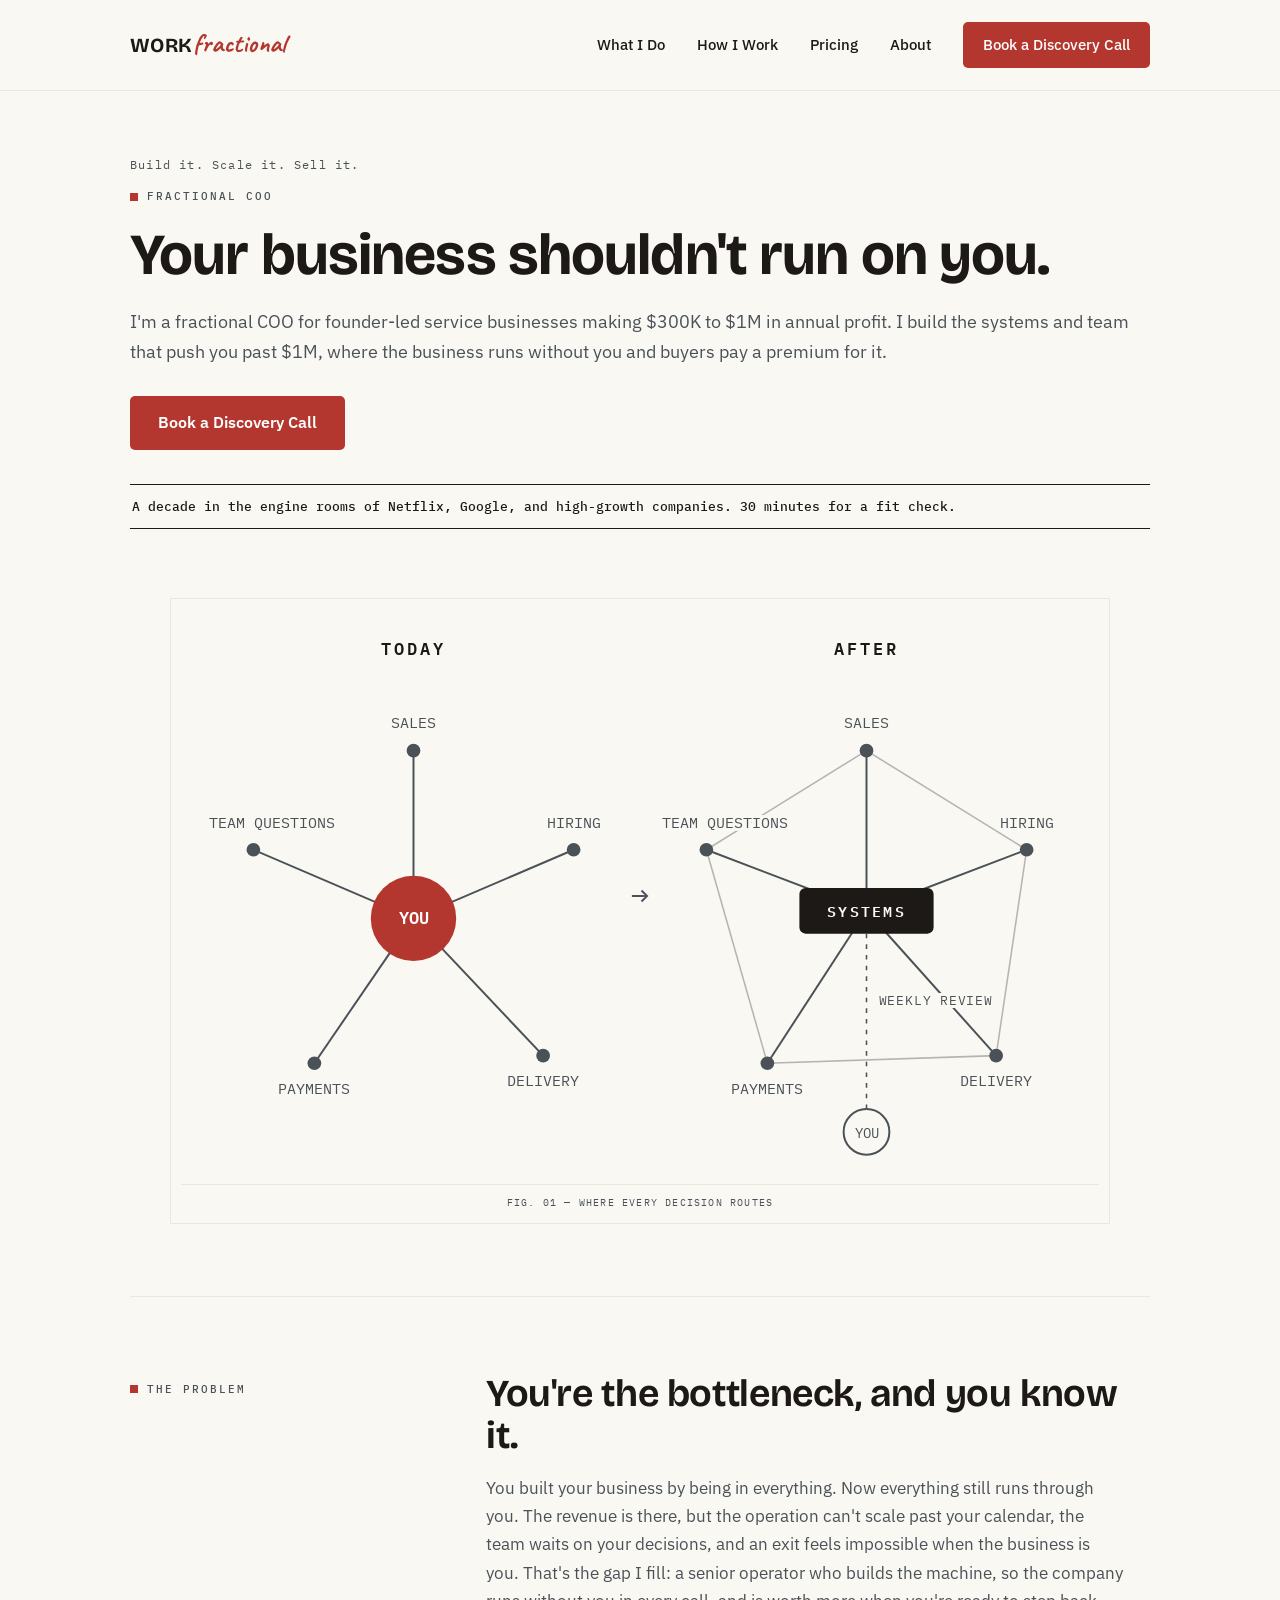
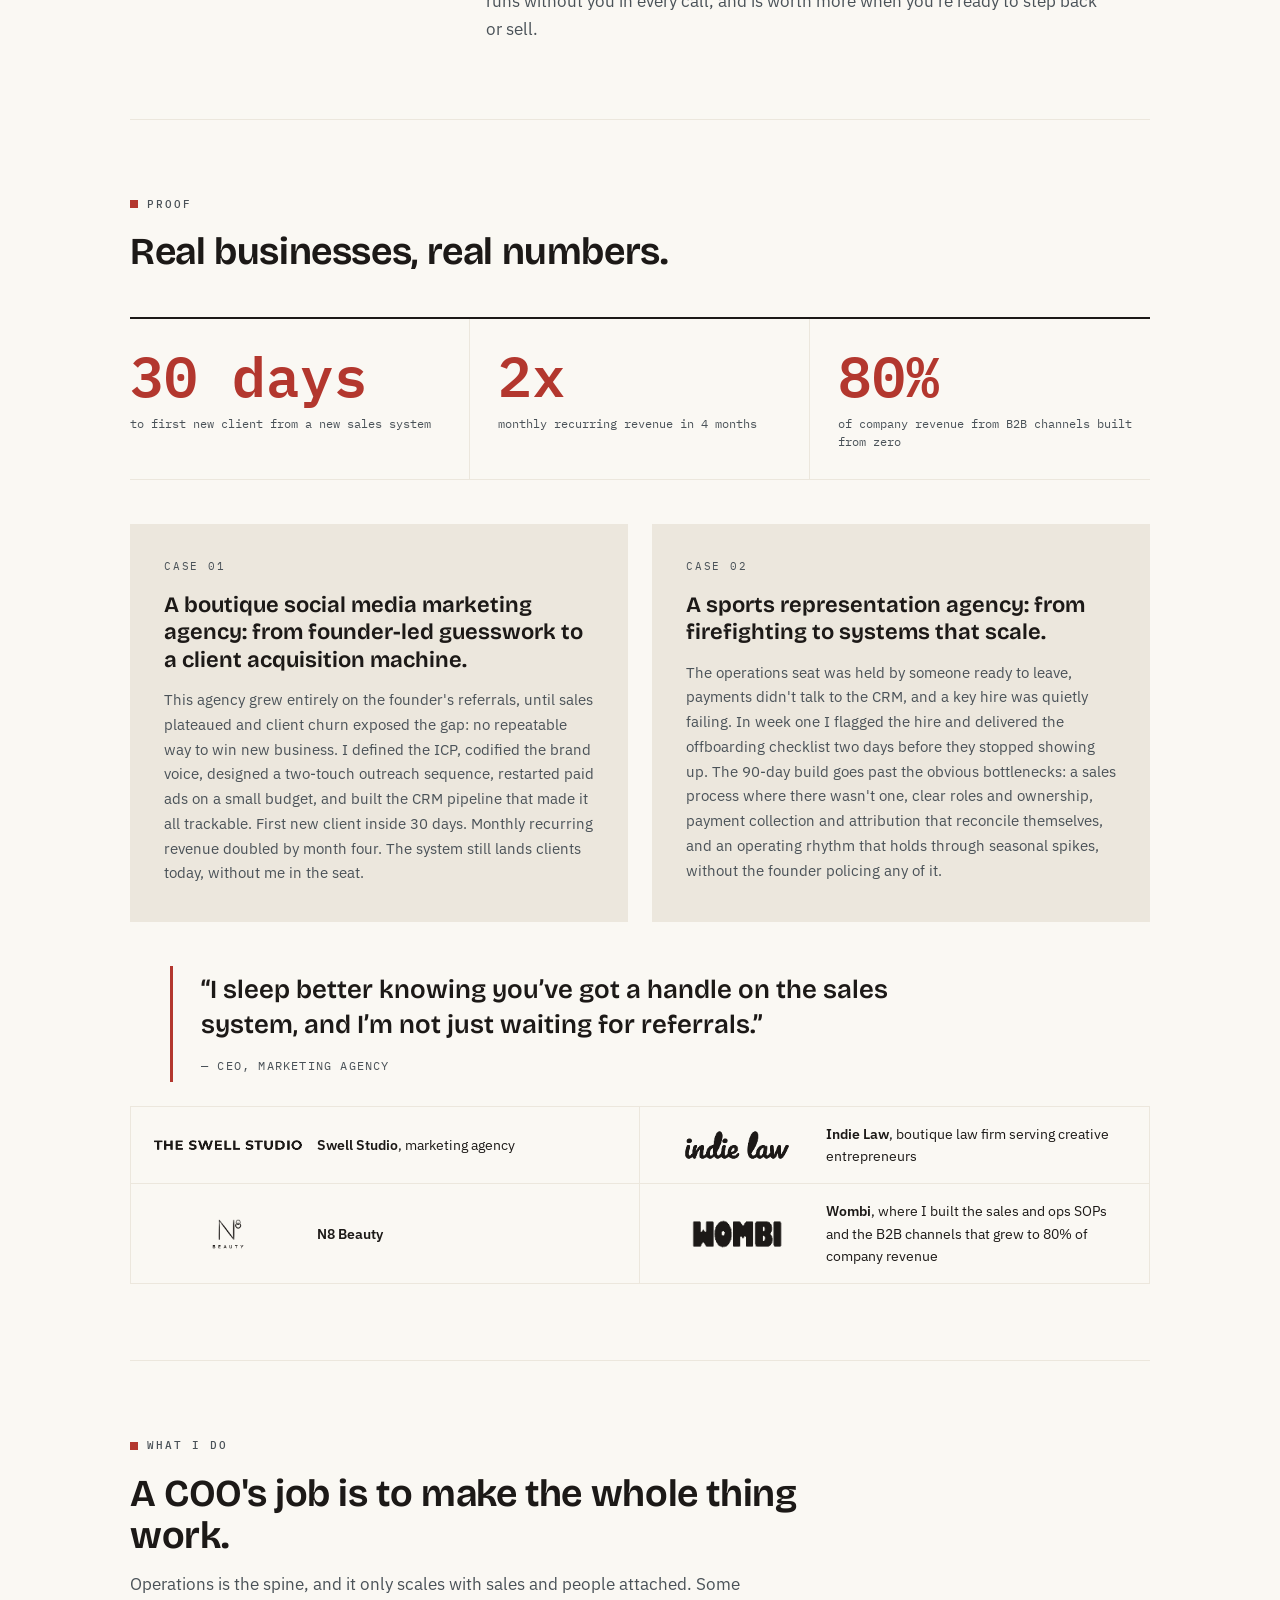
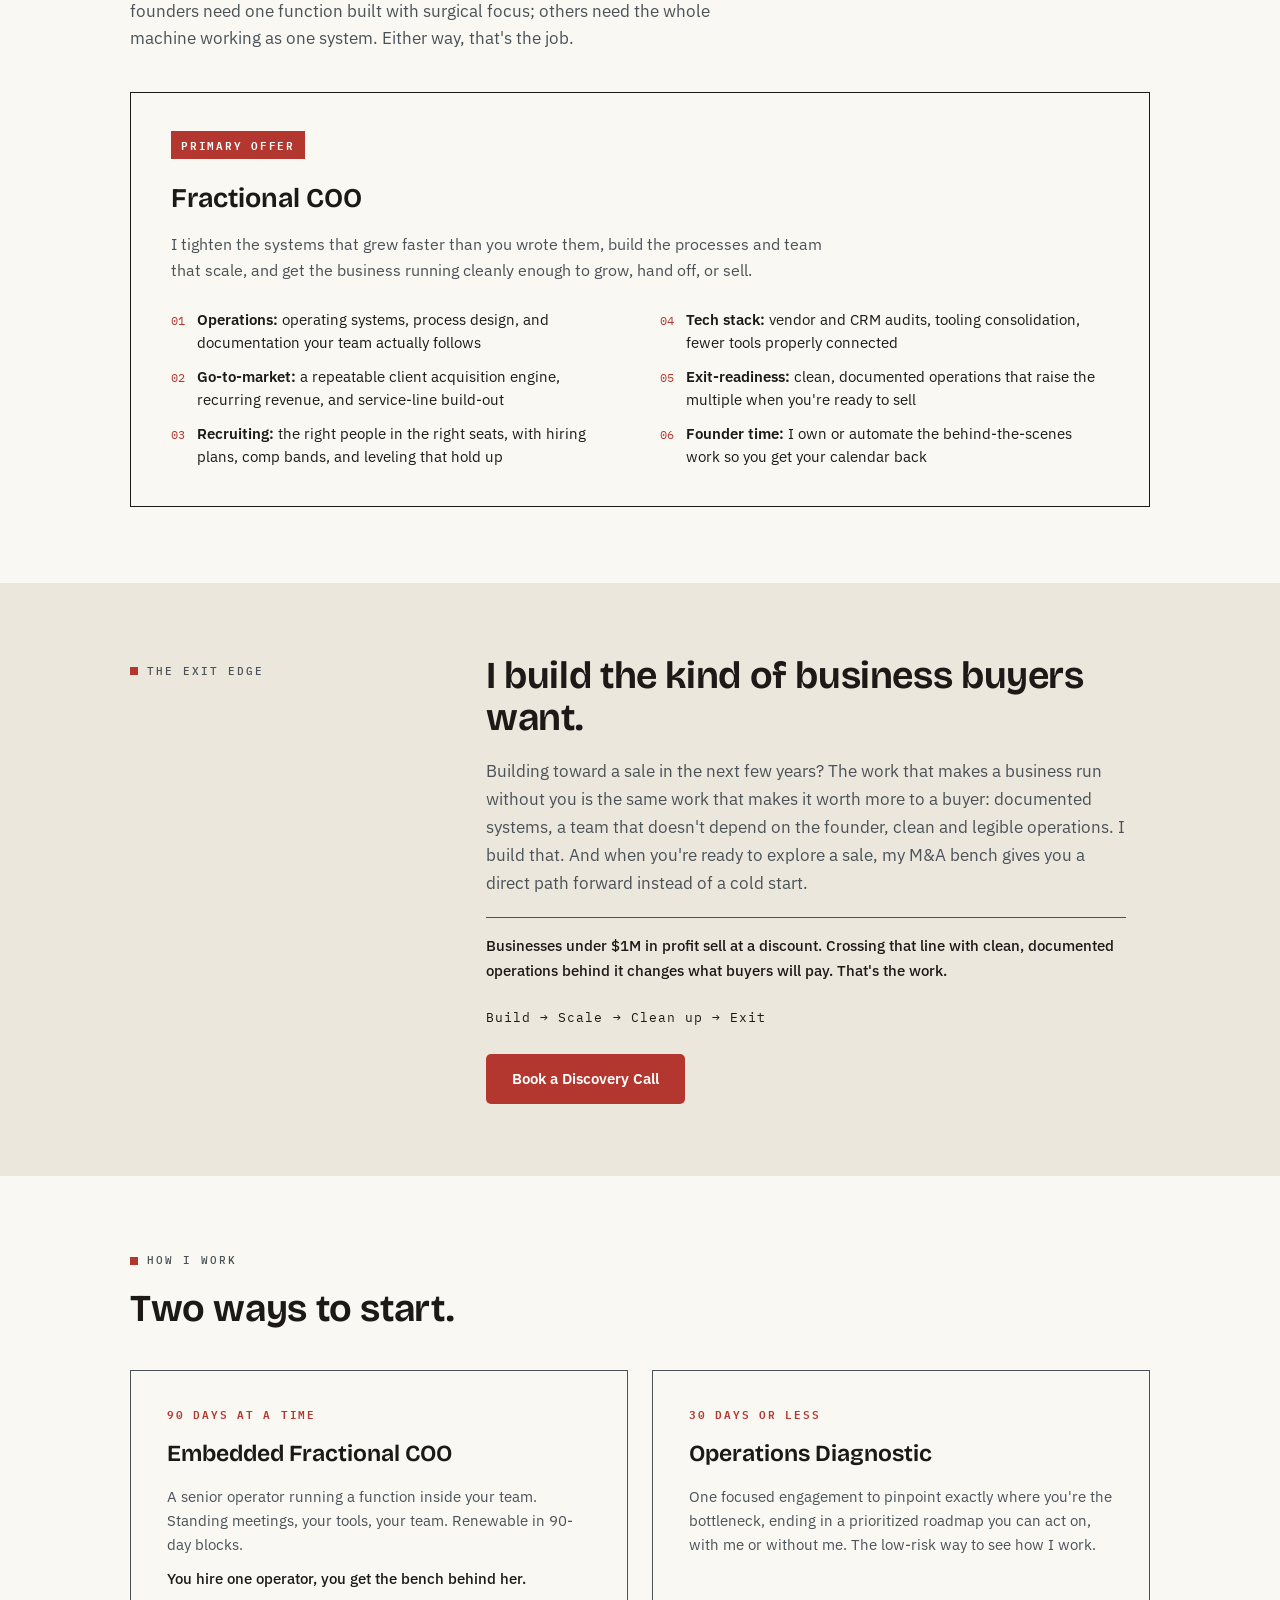
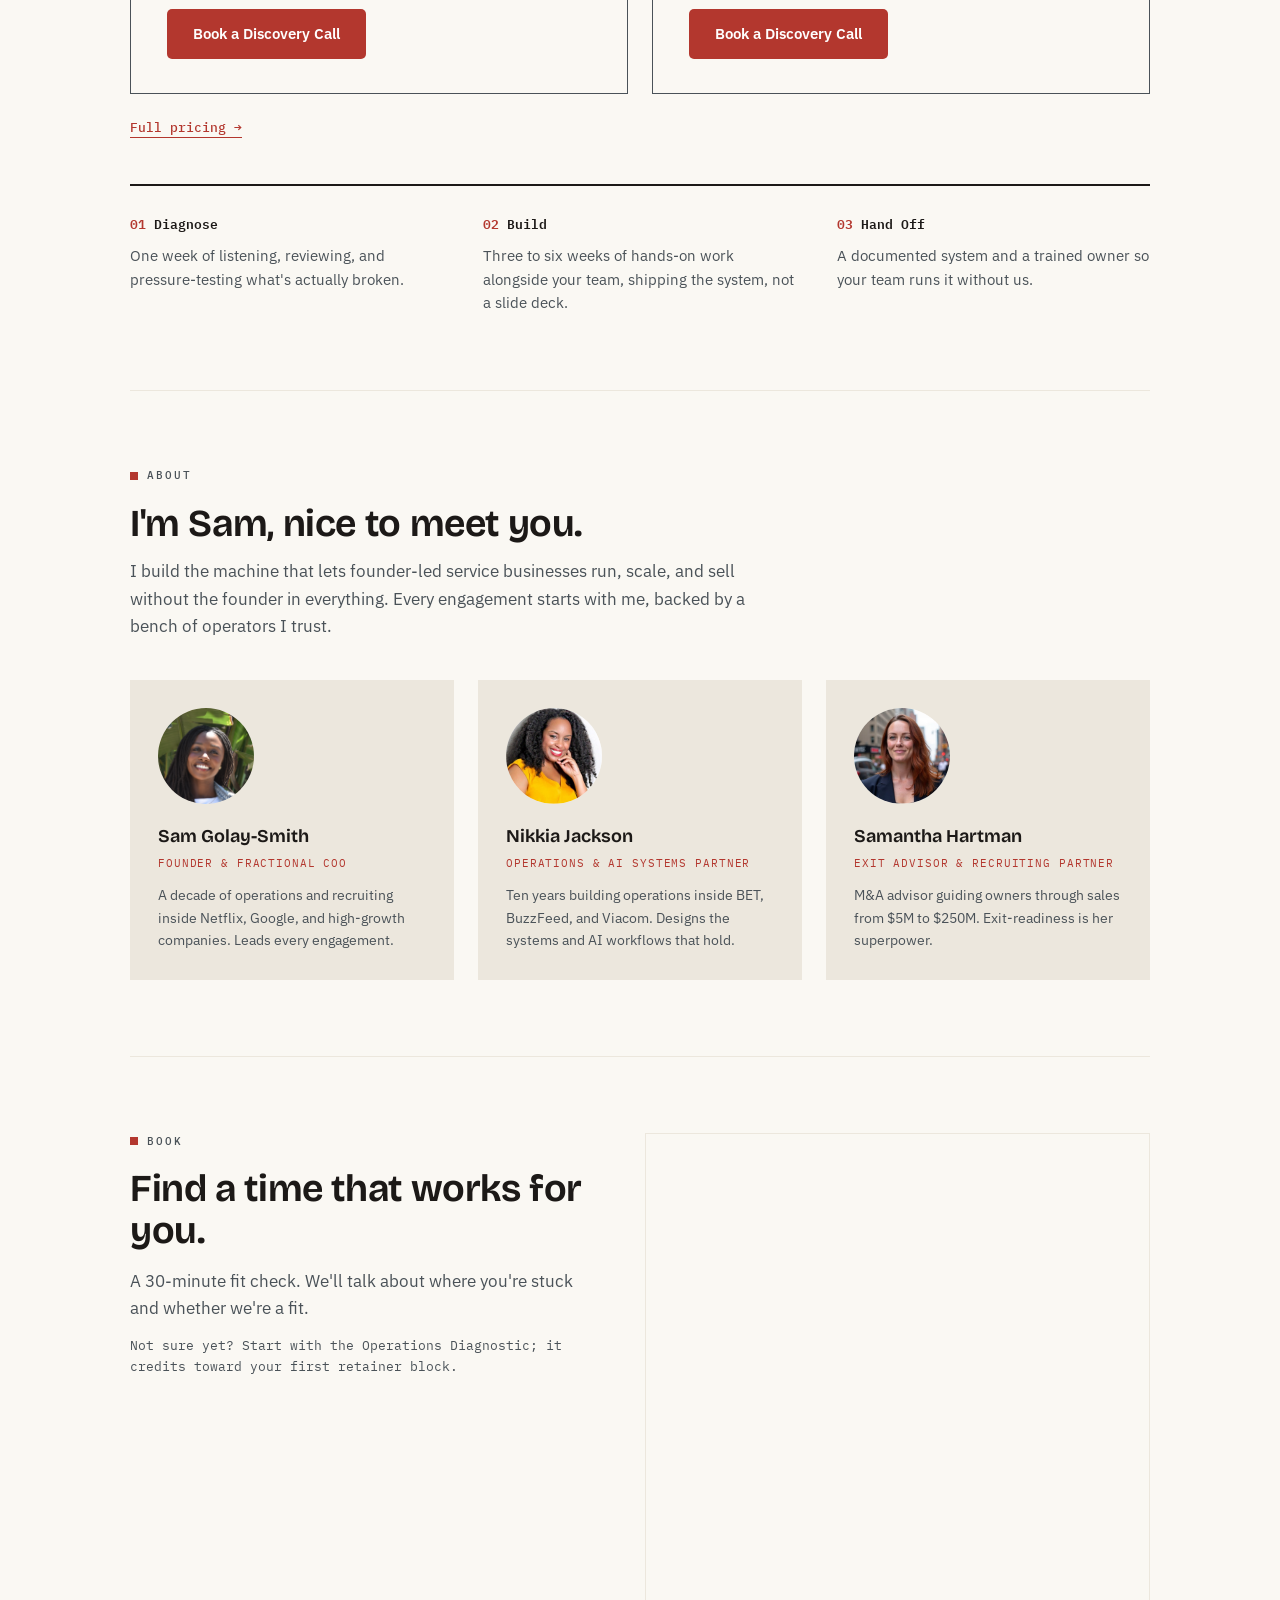
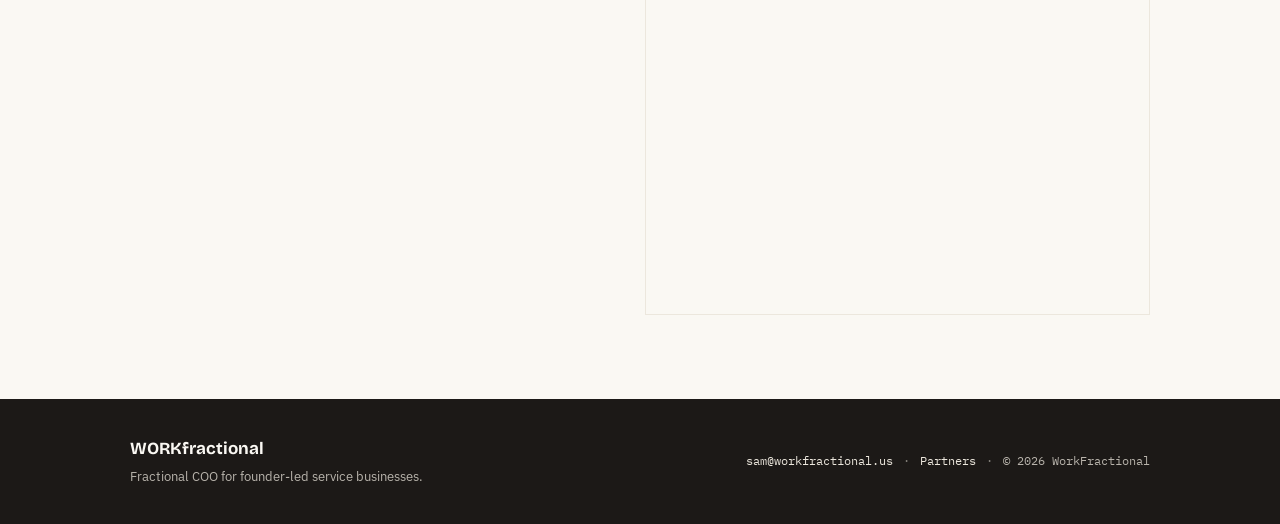
<file: index.html>
<!DOCTYPE html>
<html lang="en">
<head>
  <meta charset="UTF-8" />
  <meta name="viewport" content="width=device-width, initial-scale=1.0" />

  <title>WORKfractional: Fractional COO for Service Businesses</title>
  <meta name="description" content="Fractional COO for founder-led service businesses with $300K to $1M in profit. I build the sales, hiring, and operations systems that run without you." />
  <link rel="canonical" href="https://workfractional.us/" />

  <meta property="og:type" content="website" />
  <meta property="og:site_name" content="WORKfractional" />
  <meta property="og:url" content="https://workfractional.us/" />
  <meta property="og:title" content="WORKfractional: Fractional COO for Service Businesses" />
  <meta property="og:description" content="Fractional COO for founder-led service businesses with $300K to $1M in profit. I build the sales, hiring, and operations systems that run without you." />
  <meta property="og:image" content="https://workfractional.us/og-image.png" />
  <meta property="og:image:width" content="1200" />
  <meta property="og:image:height" content="630" />
  <meta name="twitter:card" content="summary_large_image" />
  <meta name="twitter:title" content="WORKfractional: Fractional COO for Service Businesses" />
  <meta name="twitter:description" content="Fractional COO for founder-led service businesses with $300K to $1M in profit. I build the sales, hiring, and operations systems that run without you." />
  <meta name="twitter:image" content="https://workfractional.us/og-image.png" />

  <link rel="icon" href="/workfractionallogo.svg" type="image/svg+xml" />

  <link rel="preconnect" href="https://fonts.googleapis.com">
  <link rel="preconnect" href="https://fonts.gstatic.com" crossorigin>
  <link href="https://fonts.googleapis.com/css2?family=Bricolage+Grotesque:opsz,wght@12..96,500..800&family=IBM+Plex+Sans:wght@400;500;600&family=IBM+Plex+Mono:wght@400;500;600&family=Caveat:wght@600;700&display=swap" rel="stylesheet">

  <link rel="stylesheet" href="/styles.css" />

  <script type="application/ld+json">
  {
    "@context": "https://schema.org",
    "@graph": [
      {
        "@type": "Organization",
        "@id": "https://workfractional.us/#organization",
        "name": "WorkFractional",
        "alternateName": "WORKfractional",
        "url": "https://workfractional.us/",
        "logo": "https://workfractional.us/workfractionallogo.svg",
        "image": "https://workfractional.us/og-image.png",
        "email": "sam@workfractional.us",
        "description": "Fractional COO for founder-led service businesses earning $300K to $1M in annual profit.",
        "slogan": "Build it. Scale it. Sell it.",
        "founder": { "@id": "https://workfractional.us/#sam" }
      },
      {
        "@type": "Person",
        "@id": "https://workfractional.us/#sam",
        "name": "Sam Golay-Smith",
        "jobTitle": "Founder & Fractional COO",
        "email": "sam@workfractional.us",
        "url": "https://workfractional.us/#about",
        "image": "https://workfractional.us/sam-avatar.png",
        "description": "A decade of operations and recruiting inside Netflix, Google, and high-growth companies. Leads every engagement.",
        "worksFor": { "@id": "https://workfractional.us/#organization" },
        "knowsAbout": [
          "fractional COO",
          "fractional operations",
          "fractional head of operations",
          "operations strategy",
          "process design",
          "go-to-market systems",
          "recruiting and hiring plans",
          "exit readiness"
        ]
      },
      {
        "@type": "Service",
        "@id": "https://workfractional.us/#service",
        "name": "Fractional COO",
        "serviceType": "Fractional COO",
        "url": "https://workfractional.us/",
        "provider": { "@id": "https://workfractional.us/#organization" },
        "areaServed": { "@type": "Country", "name": "United States" },
        "description": "I tighten the systems that grew faster than you wrote them, build the processes and team that scale, and get the business running cleanly enough to grow, hand off, or sell.",
        "keywords": "fractional COO, fractional operations, fractional head of operations, marketing agency, law firm, beauty brand, sports representation agency, professional services, founder-led service business",
        "audience": {
          "@type": "BusinessAudience",
          "name": "Founder-led service businesses earning $300K to $1M in annual profit"
        }
      }
    ]
  }
  </script>
</head>
<body class="has-stickybar">

  <a class="skip-link" href="#main">Skip to content</a>

  <!-- ============================== NAV ============================== -->
  <header class="nav">
    <div class="nav__inner">
      <a href="/" class="wordmark" aria-label="WorkFractional home">
        <span class="wordmark__work">WORK</span><span class="wordmark__script">fractional</span>
      </a>
      <button class="nav__toggle" type="button" id="nav-toggle" aria-expanded="false" aria-controls="nav-menu" aria-label="Open menu">
        <span aria-hidden="true"></span><span aria-hidden="true"></span><span aria-hidden="true"></span>
      </button>
      <nav class="nav__links" id="nav-menu" aria-label="Primary">
        <a href="#what-i-do">What I Do</a>
        <a href="#how-we-work">How I Work</a>
        <a href="/pricing">Pricing</a>
        <a href="#about">About</a>
        <a class="btn btn--sm" href="#contact">Book a Discovery Call</a>
      </nav>
    </div>
  </header>

  <main id="main">

    <!-- ============================== HERO ============================== -->
    <header class="hero" id="top">
      <div class="hero__copy">
        <p class="hero__tagline">Build it. Scale it. Sell it.</p>
        <p class="eyebrow hero__eyebrow">Fractional COO</p>
        <h1>Your business shouldn't run on you.</h1>
        <p class="hero__sub">I'm a fractional COO for founder-led service businesses making $300K to $1M in annual profit. I build the systems and team that push you past $1M, where the business runs without you and buyers pay a premium for it.</p>
        <a class="btn btn--lg" href="#contact">Book a Discovery Call</a>
        <p class="hero__trust">A decade in the engine rooms of Netflix, Google, and high-growth companies. 30 minutes for a fit check.</p>
      </div>

    </header>

    <!-- ===================== FIG. 01 DIAGRAM ===================== -->
    <div class="wrap hero-figure">
    <figure class="figure">
      <div class="figure__pair">
        <svg viewBox="0 0 280 360" role="img" aria-label="Today: everything routes through you">
          <text x="140" y="22" text-anchor="middle" font-family="IBM Plex Mono" font-size="11" font-weight="600" letter-spacing="2" fill="#1C1917">TODAY</text>
          <line x1="140" y1="195" x2="140" y2="85" stroke="#4A5258" stroke-width="1.3"></line>
          <line x1="140" y1="195" x2="245" y2="150" stroke="#4A5258" stroke-width="1.3"></line>
          <line x1="140" y1="195" x2="225" y2="285" stroke="#4A5258" stroke-width="1.3"></line>
          <line x1="140" y1="195" x2="75" y2="290" stroke="#4A5258" stroke-width="1.3"></line>
          <line x1="140" y1="195" x2="35" y2="150" stroke="#4A5258" stroke-width="1.3"></line>
          <circle cx="140" cy="85" r="4.5" fill="#4A5258"></circle>
          <circle cx="245" cy="150" r="4.5" fill="#4A5258"></circle>
          <circle cx="225" cy="285" r="4.5" fill="#4A5258"></circle>
          <circle cx="75" cy="290" r="4.5" fill="#4A5258"></circle>
          <circle cx="35" cy="150" r="4.5" fill="#4A5258"></circle>
          <text x="140" y="70" text-anchor="middle" font-family="IBM Plex Mono" font-size="10" fill="#4A5258" style="paint-order:stroke;stroke:#FAF8F3;stroke-width:4;">SALES</text>
          <text x="245" y="136" text-anchor="middle" font-family="IBM Plex Mono" font-size="10" fill="#4A5258" style="paint-order:stroke;stroke:#FAF8F3;stroke-width:4;">HIRING</text>
          <text x="225" y="305" text-anchor="middle" font-family="IBM Plex Mono" font-size="10" fill="#4A5258" style="paint-order:stroke;stroke:#FAF8F3;stroke-width:4;">DELIVERY</text>
          <text x="75" y="310" text-anchor="middle" font-family="IBM Plex Mono" font-size="10" fill="#4A5258" style="paint-order:stroke;stroke:#FAF8F3;stroke-width:4;">PAYMENTS</text>
          <text x="6" y="136" text-anchor="start" font-family="IBM Plex Mono" font-size="10" fill="#4A5258" style="paint-order:stroke;stroke:#FAF8F3;stroke-width:4;">TEAM QUESTIONS</text>
          <circle cx="140" cy="195" r="28" fill="#B3372E"></circle>
          <text x="140" y="199" text-anchor="middle" font-family="IBM Plex Mono" font-size="11" font-weight="600" fill="#FFFFFF">YOU</text>
        </svg>
        <div class="figure__arrow" aria-hidden="true">&rarr;</div>
        <svg viewBox="0 0 280 360" role="img" aria-label="After: nodes connect through systems; you review weekly">
          <text x="140" y="22" text-anchor="middle" font-family="IBM Plex Mono" font-size="11" font-weight="600" letter-spacing="2" fill="#1C1917">AFTER</text>
          <line x1="140" y1="85" x2="245" y2="150" stroke="#4A5258" stroke-width="1" opacity="0.4"></line>
          <line x1="245" y1="150" x2="225" y2="285" stroke="#4A5258" stroke-width="1" opacity="0.4"></line>
          <line x1="225" y1="285" x2="75" y2="290" stroke="#4A5258" stroke-width="1" opacity="0.4"></line>
          <line x1="75" y1="290" x2="35" y2="150" stroke="#4A5258" stroke-width="1" opacity="0.4"></line>
          <line x1="35" y1="150" x2="140" y2="85" stroke="#4A5258" stroke-width="1" opacity="0.4"></line>
          <line x1="140" y1="190" x2="140" y2="85" stroke="#4A5258" stroke-width="1.3"></line>
          <line x1="140" y1="190" x2="245" y2="150" stroke="#4A5258" stroke-width="1.3"></line>
          <line x1="140" y1="190" x2="225" y2="285" stroke="#4A5258" stroke-width="1.3"></line>
          <line x1="140" y1="190" x2="75" y2="290" stroke="#4A5258" stroke-width="1.3"></line>
          <line x1="140" y1="190" x2="35" y2="150" stroke="#4A5258" stroke-width="1.3"></line>
          <circle cx="140" cy="85" r="4.5" fill="#4A5258"></circle>
          <circle cx="245" cy="150" r="4.5" fill="#4A5258"></circle>
          <circle cx="225" cy="285" r="4.5" fill="#4A5258"></circle>
          <circle cx="75" cy="290" r="4.5" fill="#4A5258"></circle>
          <circle cx="35" cy="150" r="4.5" fill="#4A5258"></circle>
          <text x="140" y="70" text-anchor="middle" font-family="IBM Plex Mono" font-size="10" fill="#4A5258" style="paint-order:stroke;stroke:#FAF8F3;stroke-width:4;">SALES</text>
          <text x="245" y="136" text-anchor="middle" font-family="IBM Plex Mono" font-size="10" fill="#4A5258" style="paint-order:stroke;stroke:#FAF8F3;stroke-width:4;">HIRING</text>
          <text x="225" y="305" text-anchor="middle" font-family="IBM Plex Mono" font-size="10" fill="#4A5258" style="paint-order:stroke;stroke:#FAF8F3;stroke-width:4;">DELIVERY</text>
          <text x="75" y="310" text-anchor="middle" font-family="IBM Plex Mono" font-size="10" fill="#4A5258" style="paint-order:stroke;stroke:#FAF8F3;stroke-width:4;">PAYMENTS</text>
          <text x="6" y="136" text-anchor="start" font-family="IBM Plex Mono" font-size="10" fill="#4A5258" style="paint-order:stroke;stroke:#FAF8F3;stroke-width:4;">TEAM QUESTIONS</text>
          <rect x="96" y="175" width="88" height="30" rx="4" fill="#1C1917"></rect>
          <text x="140" y="194" text-anchor="middle" font-family="IBM Plex Mono" font-size="10" font-weight="600" letter-spacing="1.5" fill="#FAF8F3">SYSTEMS</text>
          <line x1="140" y1="205" x2="140" y2="320" stroke="#4A5258" stroke-width="1" stroke-dasharray="3,4"></line>
          <text x="148" y="252" text-anchor="start" font-family="IBM Plex Mono" font-size="8.5" letter-spacing="0.5" fill="#4A5258" style="paint-order:stroke;stroke:#FAF8F3;stroke-width:4;">WEEKLY REVIEW</text>
          <circle cx="140" cy="335" r="15" fill="#FAF8F3" stroke="#4A5258" stroke-width="1.3"></circle>
          <text x="140" y="339" text-anchor="middle" font-family="IBM Plex Mono" font-size="9" fill="#4A5258">YOU</text>
        </svg>
      </div>
      <div class="figure__arrow figure__arrow--down" aria-hidden="true">&darr;</div>
      <figcaption class="figure__cap">FIG. 01 &mdash; WHERE EVERY DECISION ROUTES</figcaption>
    </figure>
    </div>

    <!-- ============================ PROBLEM ============================ -->
    <div class="wrap"><div class="hair"></div></div>
    <section class="section">
      <div class="wrap split">
        <p class="eyebrow eyebrow--top">The Problem</p>
        <div>
          <h2 class="h2">You're the bottleneck, and you know it.</h2>
          <p class="lead">You built your business by being in everything. Now everything still runs through you. The revenue is there, but the operation can't scale past your calendar, the team waits on your decisions, and an exit feels impossible when the business is you. That's the gap I fill: a senior operator who builds the machine, so the company runs without you in every call, and is worth more when you're ready to step back or sell.</p>
        </div>
      </div>
    </section>

    <!-- ============================= PROOF ============================= -->
    <div class="wrap"><div class="hair hair--spaced"></div></div>
    <section class="section">
      <div class="wrap">
        <p class="eyebrow">Proof</p>
        <h2 class="h2" style="margin-bottom:44px;">Real businesses, real numbers.</h2>

        <div class="metrics">
          <div class="metric">
            <div class="metric__num">30 days</div>
            <div class="metric__label">to first new client from a new sales system</div>
          </div>
          <div class="metric">
            <div class="metric__num">2x</div>
            <div class="metric__label">monthly recurring revenue in 4 months</div>
          </div>
          <div class="metric">
            <div class="metric__num">80%</div>
            <div class="metric__label">of company revenue from B2B channels built from zero</div>
          </div>
        </div>

        <div class="cases">
          <article class="case">
            <div class="case__tag">CASE 01</div>
            <h3>A boutique social media marketing agency: from founder-led guesswork to a client acquisition machine.</h3>
            <p>This agency grew entirely on the founder's referrals, until sales plateaued and client churn exposed the gap: no repeatable way to win new business. I defined the ICP, codified the brand voice, designed a two-touch outreach sequence, restarted paid ads on a small budget, and built the CRM pipeline that made it all trackable. First new client inside 30 days. Monthly recurring revenue doubled by month four. The system still lands clients today, without me in the seat.</p>
          </article>
          <article class="case">
            <div class="case__tag">CASE 02</div>
            <h3>A sports representation agency: from firefighting to systems that scale.</h3>
            <p>The operations seat was held by someone ready to leave, payments didn't talk to the CRM, and a key hire was quietly failing. In week one I flagged the hire and delivered the offboarding checklist two days before they stopped showing up. The 90-day build goes past the obvious bottlenecks: a sales process where there wasn't one, clear roles and ownership, payment collection and attribution that reconcile themselves, and an operating rhythm that holds through seasonal spikes, without the founder policing any of it.</p>
          </article>
        </div>

        <blockquote class="quote">
          <p class="quote__text">&ldquo;I sleep better knowing you&rsquo;ve got a handle on the sales system, and I&rsquo;m not just waiting for referrals.&rdquo;</p>
          <div class="quote__attr">&mdash; CEO, MARKETING AGENCY</div>
        </blockquote>

        <div class="clients">
          <div class="client"><span class="client__logo"><img src="/logo-swell-studio.png" alt="Swell Studio, marketing agency client of WorkFractional" loading="lazy" /></span><span><strong>Swell Studio</strong>, marketing agency</span></div>
          <div class="client"><span class="client__logo"><img src="/logo-indie-law.png" alt="Indie Law, boutique law firm client of WorkFractional" loading="lazy" /></span><span><strong>Indie Law</strong>, boutique law firm serving creative entrepreneurs</span></div>
          <div class="client"><span class="client__logo"><img src="/logo-n8-beauty.png" alt="N8 Beauty, beauty brand client of WorkFractional" loading="lazy" /></span><span><strong>N8 Beauty</strong></span></div>
          <div class="client"><span class="client__logo"><img src="/logo-wombi.png" alt="Wombi, where Sam Golay-Smith built B2B channels to 80% of revenue" loading="lazy" /></span><span><strong>Wombi</strong>, where I built the sales and ops SOPs and the B2B channels that grew to 80% of company revenue</span></div>
        </div>
      </div>
    </section>

    <!-- =========================== WHAT I DO =========================== -->
    <div class="wrap"><div class="hair hair--spaced"></div></div>
    <section class="section" id="what-i-do">
      <div class="wrap">
        <p class="eyebrow">What I Do</p>
        <h2 class="h2" style="max-width:700px;margin-bottom:14px;">A COO's job is to make the whole thing work.</h2>
        <p class="lead" style="font-size:17px;line-height:1.6;margin-bottom:40px;">Operations is the spine, and it only scales with sales and people attached. Some founders need one function built with surgical focus; others need the whole machine working as one system. Either way, that's the job.</p>

        <div class="offer">
          <div class="tag-red">PRIMARY OFFER</div>
          <h3>Fractional COO</h3>
          <p class="offer__sub">I tighten the systems that grew faster than you wrote them, build the processes and team that scale, and get the business running cleanly enough to grow, hand off, or sell.</p>
          <ul class="promises">
            <li data-n="01"><span><strong>Operations:</strong> operating systems, process design, and documentation your team actually follows</span></li>
            <li data-n="02"><span><strong>Go-to-market:</strong> a repeatable client acquisition engine, recurring revenue, and service-line build-out</span></li>
            <li data-n="03"><span><strong>Recruiting:</strong> the right people in the right seats, with hiring plans, comp bands, and leveling that hold up</span></li>
            <li data-n="04"><span><strong>Tech stack:</strong> vendor and CRM audits, tooling consolidation, fewer tools properly connected</span></li>
            <li data-n="05"><span><strong>Exit-readiness:</strong> clean, documented operations that raise the multiple when you're ready to sell</span></li>
            <li data-n="06"><span><strong>Founder time:</strong> I own or automate the behind-the-scenes work so you get your calendar back</span></li>
          </ul>
        </div>
      </div>
    </section>

    <!-- =========================== EXIT EDGE =========================== -->
    <section class="band">
      <div class="band__inner">
        <p class="eyebrow eyebrow--top">The Exit Edge</p>
        <div>
          <h2 class="h2">I build the kind of business buyers want.</h2>
          <p class="lead" style="margin-bottom:20px;">Building toward a sale in the next few years? The work that makes a business run without you is the same work that makes it worth more to a buyer: documented systems, a team that doesn't depend on the founder, clean and legible operations. I build that. And when you're ready to explore a sale, my M&amp;A bench gives you a direct path forward instead of a cold start.</p>
          <p class="exit__note">Businesses under $1M in profit sell at a discount. Crossing that line with clean, documented operations behind it changes what buyers will pay. That's the work.</p>
          <div class="exit__flow">Build &rarr; Scale &rarr; Clean up &rarr; Exit</div>
          <a class="btn" href="#contact">Book a Discovery Call</a>
        </div>
      </div>
    </section>

    <!-- =========================== HOW I WORK =========================== -->
    <section class="section" id="how-we-work">
      <div class="wrap">
        <p class="eyebrow">How I Work</p>
        <h2 class="h2" style="margin-bottom:40px;">Two ways to start.</h2>

        <div class="ways">
          <article class="way">
            <div class="way__kicker">90 DAYS AT A TIME</div>
            <h3>Embedded Fractional COO</h3>
            <p>A senior operator running a function inside your team. Standing meetings, your tools, your team. Renewable in 90-day blocks.</p>
            <p class="way__hook">You hire one operator, you get the bench behind her.</p>
            <div class="way__cta"><a class="btn" href="#contact">Book a Discovery Call</a></div>
          </article>
          <article class="way">
            <div class="way__kicker">30 DAYS OR LESS</div>
            <h3>Operations Diagnostic</h3>
            <p style="margin-bottom:18px;">One focused engagement to pinpoint exactly where you're the bottleneck, ending in a prioritized roadmap you can act on, with me or without me. The low-risk way to see how I work.</p>
            <div class="way__cta"><a class="btn" href="#contact">Book a Discovery Call</a></div>
          </article>
        </div>

        <div style="margin-top:20px;"><a class="link-mono" href="/pricing">Full pricing &rarr;</a></div>

        <div class="steps">
          <div class="step">
            <div class="step__n">01 <span>Diagnose</span></div>
            <p>One week of listening, reviewing, and pressure-testing what's actually broken.</p>
          </div>
          <div class="step">
            <div class="step__n">02 <span>Build</span></div>
            <p>Three to six weeks of hands-on work alongside your team, shipping the system, not a slide deck.</p>
          </div>
          <div class="step">
            <div class="step__n">03 <span>Hand Off</span></div>
            <p>A documented system and a trained owner so your team runs it without us.</p>
          </div>
        </div>
      </div>
    </section>

    <!-- ============================= ABOUT ============================= -->
    <div class="wrap"><div class="hair hair--spaced"></div></div>
    <section class="section" id="about">
      <div class="wrap">
        <p class="eyebrow">About</p>
        <h2 class="h2" style="margin-bottom:14px;">I'm Sam, nice to meet you.</h2>
        <p class="lead" style="font-size:17px;line-height:1.6;margin-bottom:40px;">I build the machine that lets founder-led service businesses run, scale, and sell without the founder in everything. Every engagement starts with me, backed by a bench of operators I trust.</p>

        <div class="team">
          <article class="member">
            <div class="member__photo photo-sam"><img src="/sam-avatar.png" alt="Sam Golay-Smith" width="96" height="96" loading="lazy" /></div>
            <div>
              <h3>Sam Golay-Smith</h3>
              <div class="member__role">FOUNDER &amp; FRACTIONAL COO</div>
              <p>A decade of operations and recruiting inside Netflix, Google, and high-growth companies. Leads every engagement.</p>
            </div>
          </article>
          <article class="member">
            <div class="member__photo photo-nikkia"><img src="/nikkia_rounded.png" alt="Nikkia Jackson" width="96" height="96" loading="lazy" /></div>
            <div>
              <h3>Nikkia Jackson</h3>
              <div class="member__role">OPERATIONS &amp; AI SYSTEMS PARTNER</div>
              <p>Ten years building operations inside BET, BuzzFeed, and Viacom. Designs the systems and AI workflows that hold.</p>
            </div>
          </article>
          <article class="member">
            <div class="member__photo photo-samantha"><img src="/samantha_rounded.png" alt="Samantha Hartman" width="96" height="96" loading="lazy" /></div>
            <div>
              <h3>Samantha Hartman</h3>
              <div class="member__role">EXIT ADVISOR &amp; RECRUITING PARTNER</div>
              <p>M&amp;A advisor guiding owners through sales from $5M to $250M. Exit-readiness is her superpower.</p>
            </div>
          </article>
        </div>
      </div>
    </section>

    <!-- ============================== BOOK ============================== -->
    <div class="wrap"><div class="hair hair--spaced"></div></div>
    <section class="book" id="contact">
      <div>
        <p class="eyebrow">Book</p>
        <h2 class="h2">Find a time that works for you.</h2>
        <p class="lead" style="font-size:17px;line-height:1.6;">A 30-minute fit check. We'll talk about where you're stuck and whether we're a fit.</p>
        <p class="book__note">Not sure yet? Start with the Operations Diagnostic; it credits toward your first retainer block.</p>
      </div>
      <div class="scheduler">
        <!-- Calendly inline widget begin -->
        <div class="calendly-inline-widget" data-url="https://calendly.com/sam-workfractional/workfractional-discovery-chat"></div>
        <script type="text/javascript" src="https://assets.calendly.com/assets/external/widget.js" async></script>
        <!-- Calendly inline widget end -->
      </div>
    </section>

  </main>

  <!-- ============================= FOOTER ============================= -->
  <footer class="footer">
    <div class="footer__inner">
      <div>
        <div class="footer__mark">WORKfractional</div>
        <div class="footer__tag">Fractional COO for founder-led service businesses.</div>
      </div>
      <div class="footer__meta">
        <a href="mailto:sam@workfractional.us">sam@workfractional.us</a>
        <span class="footer__sep" aria-hidden="true">&middot;</span>
        <a href="/partners">Partners</a>
        <span class="footer__sep" aria-hidden="true">&middot;</span>
        <span class="footer__copy">&copy; 2026 WorkFractional</span>
      </div>
    </div>
  </footer>

  <!-- ========================= STICKY CTA BAR ========================= -->
  <div class="stickybar" id="stickybar">
    <span class="stickybar__label">30-min fit check</span>
    <a class="btn" href="#contact">Book a Discovery Call</a>
  </div>

  <script src="/site.js" defer></script>
</body>
</html>
</file>
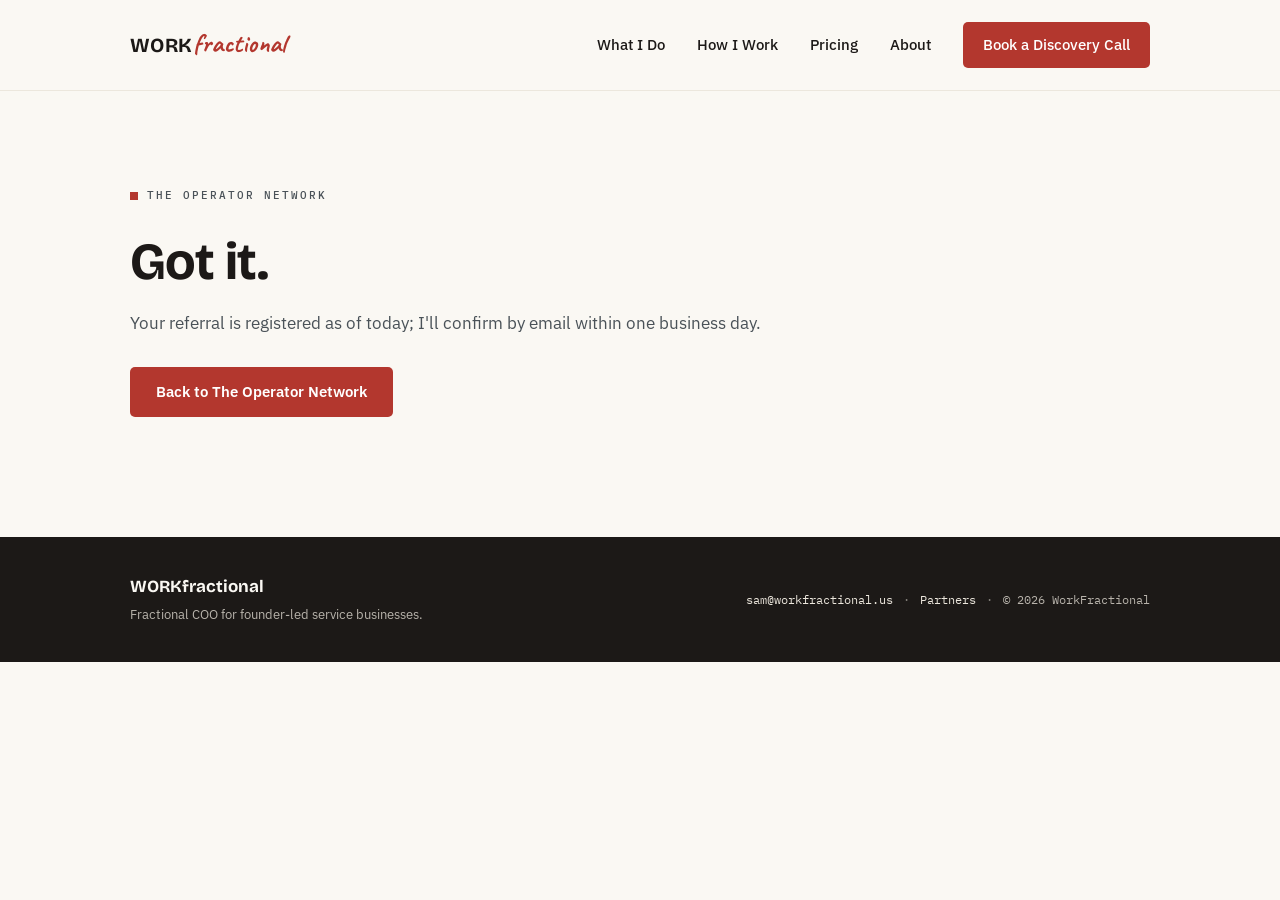
<file: partners/thanks/index.html>
<!DOCTYPE html>
<html lang="en">
<head>
  <meta charset="UTF-8" />
  <meta name="viewport" content="width=device-width, initial-scale=1.0" />

  <title>Referral registered | WORKfractional</title>
  <meta name="description" content="Your referral to The Operator Network is registered." />
  <meta name="robots" content="noindex" />
  <link rel="canonical" href="https://workfractional.us/partners/thanks" />

  <link rel="icon" href="/workfractionallogo.svg" type="image/svg+xml" />

  <link rel="preconnect" href="https://fonts.googleapis.com">
  <link rel="preconnect" href="https://fonts.gstatic.com" crossorigin>
  <link href="https://fonts.googleapis.com/css2?family=Bricolage+Grotesque:opsz,wght@12..96,500..800&family=IBM+Plex+Sans:wght@400;500;600&family=IBM+Plex+Mono:wght@400;500;600&family=Caveat:wght@600;700&display=swap" rel="stylesheet">

  <link rel="stylesheet" href="/styles.css" />
</head>
<body>

  <a class="skip-link" href="#main">Skip to content</a>

  <!-- ============================== NAV ============================== -->
  <header class="nav">
    <div class="nav__inner">
      <a href="/" class="wordmark" aria-label="WorkFractional home">
        <span class="wordmark__work">WORK</span><span class="wordmark__script">fractional</span>
      </a>
      <button class="nav__toggle" type="button" id="nav-toggle" aria-expanded="false" aria-controls="nav-menu" aria-label="Open menu">
        <span aria-hidden="true"></span><span aria-hidden="true"></span><span aria-hidden="true"></span>
      </button>
      <nav class="nav__links" id="nav-menu" aria-label="Primary">
        <a href="/#what-i-do">What I Do</a>
        <a href="/#how-we-work">How I Work</a>
        <a href="/pricing">Pricing</a>
        <a href="/#about">About</a>
        <a class="btn btn--sm" href="/#contact">Book a Discovery Call</a>
      </nav>
    </div>
  </header>

  <main id="main">
    <section class="thanks">
      <p class="eyebrow">The Operator Network</p>
      <h1>Got it.</h1>
      <p class="lead">Your referral is registered as of today; I'll confirm by email within one business day.</p>
      <a class="btn" href="/partners">Back to The Operator Network</a>
    </section>
  </main>

  <!-- ============================= FOOTER ============================= -->
  <footer class="footer">
    <div class="footer__inner">
      <div>
        <div class="footer__mark">WORKfractional</div>
        <div class="footer__tag">Fractional COO for founder-led service businesses.</div>
      </div>
      <div class="footer__meta">
        <a href="mailto:sam@workfractional.us">sam@workfractional.us</a>
        <span class="footer__sep" aria-hidden="true">&middot;</span>
        <a href="/partners">Partners</a>
        <span class="footer__sep" aria-hidden="true">&middot;</span>
        <span class="footer__copy">&copy; 2026 WorkFractional</span>
      </div>
    </div>
  </footer>

  <script src="/site.js" defer></script>
</body>
</html>
</file>
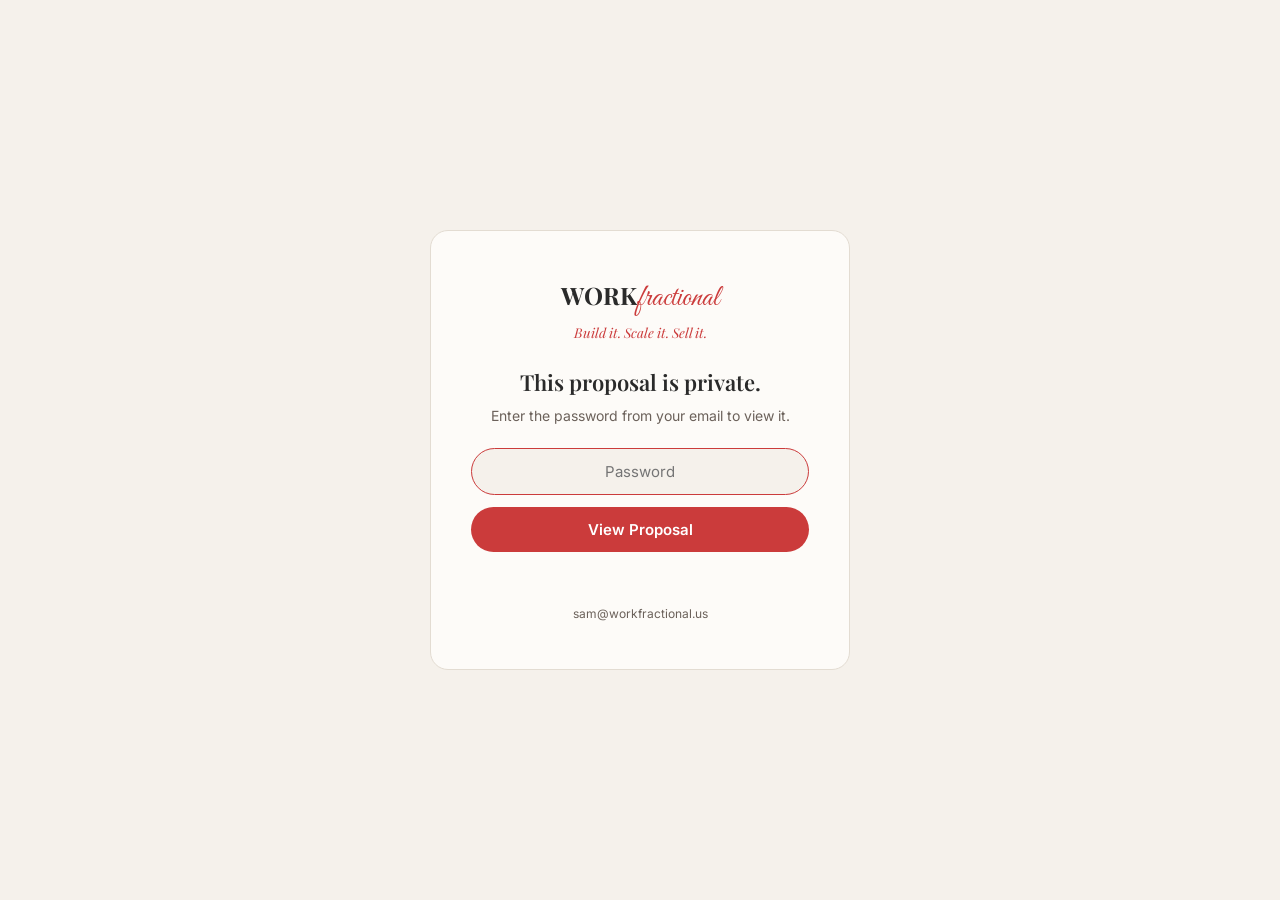
<file: proposals/nilson-sports/index.html>
<!DOCTYPE html>
<html lang="en">
<head>
<meta charset="UTF-8">
<meta name="robots" content="noindex, nofollow">
<meta name="viewport" content="width=device-width, initial-scale=1.0">
<title>Proposal | WORKfractional</title>
<link rel="preconnect" href="https://fonts.googleapis.com">
<link href="https://fonts.googleapis.com/css2?family=Playfair+Display:ital,wght@0,600;0,700;1,600&family=Inter:wght@400;500;600&family=Great+Vibes&display=swap" rel="stylesheet">
<style>
  :root{--cream:#F5F1EB;--ink:#2A2A2A;--warm:#6B615A;--red:#CB3B3B;--red-dark:#A82F2F;--card:#FDFBF8;--line:#E3DCD2}
  *{margin:0;padding:0;box-sizing:border-box}
  body{background:var(--cream);color:var(--warm);font-family:'Inter',sans-serif;min-height:100vh;display:flex;align-items:center;justify-content:center;padding:24px}
  .lock{background:var(--card);border:1px solid var(--line);border-radius:18px;padding:48px 40px;max-width:420px;width:100%;text-align:center}
  .wordmark{font-family:'Playfair Display',serif;font-weight:700;font-size:24px;color:var(--ink)}
  .wordmark .script{font-family:'Great Vibes',cursive;color:var(--red);font-weight:400;font-size:30px;margin-left:1px}
  .tag{font-family:'Playfair Display',serif;font-style:italic;color:var(--red);font-size:13.5px;margin:6px 0 26px}
  h1{font-family:'Playfair Display',serif;color:var(--ink);font-size:22px;font-weight:600;margin-bottom:8px}
  p{font-size:14px;line-height:1.55;margin-bottom:22px}
  input{width:100%;padding:13px 16px;border:1px solid var(--line);border-radius:100px;font-family:'Inter',sans-serif;font-size:15px;text-align:center;background:var(--cream);color:var(--ink);outline:none}
  input:focus{border-color:var(--red)}
  button{width:100%;margin-top:12px;background:var(--red);color:#fff;border:none;font-weight:600;font-family:'Inter',sans-serif;font-size:15px;padding:13px 26px;border-radius:100px;cursor:pointer;transition:background .15s}
  button:hover{background:var(--red-dark)}
  .err{color:var(--red-dark);font-size:13px;margin-top:12px;min-height:18px}
  .foot{margin-top:24px;font-size:12px;color:var(--warm)}
</style>
</head>
<body>
<div class="lock">
  <div class="wordmark">WORK<span class="script">fractional</span></div>
  <div class="tag">Build it. Scale it. Sell it.</div>
  <h1>This proposal is private.</h1>
  <p>Enter the password from your email to view it.</p>
  <input type="password" id="pw" placeholder="Password" autofocus>
  <button id="go">View Proposal</button>
  <div class="err" id="err"></div>
  <div class="foot">sam@workfractional.us</div>
</div>
<script>
const SALT="DkspyGlyW4Dy6ladhgSEXA==", IV="L7UhIv9d20rFKyYt", CT="2E0AumALuwI/6qK1dnz1583Aj92KVewif9d/sugJHKrDutOzO8u3zrmGFtHAFf5hDs6IANHzXTZGUGRWFvzxXREVX6Jzha+4f2yk2DjwIvo7lE+uakIjRXYFjghW0t+m89X35SJJV/jOJzqLBW4yIGOcgGgzipgEbdvkWmgsXGicwjZ732HAvV8TZhlqQsrxqDwHmPDtJaOJFHwIZHjC8kAo/K9p6PmfBct7FaGSZu2pOQ73KGtLYnf7Rk/yXv7C+wT3y+FawSh1Rq2quBf6Uh5OfeyeUN5HJOvF7w2H/IDylxMRFo6VoeS9NxBTkL+f9cU8J13/JAl7YDyHXmVOVj2nJQ8cWeymvq7nGcK69RTUpcQuMuwBaOMz8Qpm1nUSpHk+Ms7zSSGMouwWcMj4IFw/a+jgjKiiPpYjN4erqbyATL3fvJM1xtru0MvD5TID3hCc64TdIgVozoz1YpDPsL94FPFVcyGoJ+r+s+mW+ipNPqxebVHr7YHSabNfI5aeMifJ8FLNd5kOxmycX02f4zWdkJgvOiS7w6hX6lTILJeLJ98W9BHx7mFv7/4zA61/GhseTiiuOwG+HoYO4EblbfE1vGW9K1BtgGuyu6u4VQIc9gpwAgaDCSMzDVFeCSPDnRWlT1Lddei0OQxENwwXL/1APfDyszGUGDZ0TYlfkkV5hwPKVixSEZkAN/QSSskcOSvwiN1R2gA8LiTTHVc1+VRXAu+/cDsvRFzHSc6cAgrdklZHgT6CafmQoN5SzXpbyGr0UDdJ4nqStKkE8n+5dSMmHc4ukhQD3YVCYotxpOYbh13ETEIEcb1NM3QoTXboij2DtcR4hgJVGiuDrS4Ii55dnO8suAqGzTrfdi33PNHET8BN9gs8Efr/UzNFees7ngxoKGWNkbEJcwJMjctvI9u/ndjN2NGkbcYlMh2/6EPc4ADggETLMmEGFEB9qzsvn2zckcEYbIIZD/S8bMKclZVDRr9O+fwUkcR9KJ94BqBJsv3iOWmE6Ej97npEyDkWS3Vkb5xThvo5sZdAaTmlDPdHkbRz2B076e8pDTOWPWp4W4KtTMQCpKk3w2KuoHlpQeDdQCPK1PlobRkortlDCdEi39Ibx21uh77rII1c0Nw3Ir9r7I6BGZdesz6cj/eVtahC5XHi6m7Cg/iAWfBEPH5F4iwhnfY8ET7QB1VMWQ/FhGosOijGD03Y5HEDdtp0bNMInZ02JDzRl4p9Iz9Qiph8Iye5xyr7lpaBcAXHaNa/KA47FGx7OJ6UtD9d1jRF/ru0vKx9o01+bwuBhxKgFizjGUW+MNNxgJcdx5bYOAv3FW2+ZvwH9ADhpO7mK5F3+FQNIZrzViwXs+ixohE9cYV5rVEAv6+4JGO750fMMp6KOiOMO1pcIG473JnUn1x3pCg4ugz25wHVtMb8F3Vp8TWZMWP1s6NvVtMi5seSHU4drkY9cb7e/W7AWh/pmAtDOTJSt28rTvFnO+hTgtQl3SKlrM+EZvwewYoPl9EUB4nhDmaGURp4CqpHPSwOi3rFNgzlWto/9XJBRUG+oJ0Er1Pz1IyyqChgk7OmqPtRHUPHfnUy6Qw85vNAm/eleND/+5zDqAj7NWaHmV7cKN1DKd5yZNFTMsFEdOezFE29tmREzKU8te5Jj/qOY4SqL0UfRupi+jtsHYeVtJf61rVCL3ou+DUH2ClMdSk+jA1Iq8YO2x//NyQPfGJCB1Eko1t5fGCH6y471j4+oKOD8S9PMCUHBz4ID9ADUk9QcFfQzBzsMuvsRXPGf+bVlnvLECw3OTU3JdEgn/ZA5JgncjTsxyBsfEYS8Ukf6ZaLnyQiobgN7IR265X0bxN0qw7b/sxnTwbqG7iqE06TQqszARjOUh/jmk+OmWzM6fvrBCRu7I/u202LJQDgO+S0vjHz0DmF89m1yvD9qcDP2ID0SWcf3iWGOWAIyVQl3LGh9dHq6oxTa83GLNWz1uvi1TCtWima/6jA3RSIOgawjdqZJIdFv/557dn3AE+DXfiUs0iV1aUhlpRsxDx0Ec7BBPjJdKgeEJ/RsdME9rcGepCAO0jPEa6KKzKt+QjkjMjdqpr2v4/IZ3eenW7FfpjXBkCYIzDI0hYjzkAolEKXbMmiYqeli5pU22X1x6nB484FokfOvjY8PuLhtdnNSUmNg3BAoLUxzyE6/MnENkOXo3tS6uLY80+enCt4at+D1mABY5eSq5S+kUeA5rAPam6Hp0GX864DIklT84Bv98gxSAd4NxZ7ZzkKFO8ebrgyOWSRofP5qCoJcMCVAd1MMiIDUW+oEJiM0rXvjvfHCGUo7FKWtWoav2k3hIyYfIyUylqBWlPELslPKChG/u0u/H7H/JuZv6nXlzsInQNRCSCJIFDyG3eNDpOf8GEoZTE6xFc4G7k0LKprsoCcHzltvoQZw2CSp/FEixbAl9xRMVawmyLNcD4eamQNA4+qgPwA1oBrhKahgdiwvW2keo/8366HxgUy32qmIsQwjE9ee8nQK0y8uC7PQe/NiqbdRLCzgRyf8bmHVAMuJBvFD7K9620bi+rbIWVqLL7FPvN15MY9/qs00yk6pTPjtYzoHQrrQceKhqUGU3unOBMs4EDV9WGBxmFl5fjf5ELfks3RxkugjSZMrVr3kn0xWU14dTglZTIvxlVons2X2Rs4nK0shgwT6cxcIrtyZYuwIa1l1mgOS9ob5TqT1uBoqdK4D1ym3uP+PT1vCE/Rbjr6o0NTXnfhzUpcvCfJJ/6/eg6retvjwaBO1bSCmRE6F1PTkV6AZTaGEZT7TwMPzXQ5MuBLRlkOnMm02FgpR03ON9nH+sykbhshnmzIjuPksVZz3+dUqgufRjgsxFIc8xqFyP4UtqWFDiG52ifzwAaaICXZdFKDQFN5uzM8a89BjWN/kvrdG5KKCgLchzNRwTgsLcp2m4dsw9zGsmzO6JEo94esY3nW3w1Gc1iobUKVuKi0BiYXwoB2ntBfWu4BstXjB4KVh8NYX97x1XNsMCdsH471ETefxhnFY3GPpQlFyM3/ALMeCunWYTskjLg3l6bdzDp6oslc0F9rX5ljYLtFeXAo9zzmnYUaG47g8m+Cung1eHpHGQduzF0Hsmy6xuPDVxa7mItHG/wcPoK3plPqDXyt4Wt+A7M+I3W6bnXXpgRr8a0NxHu0p+O9ue529xqX9z0k75ee3k3WoV5cNeUaTjc30HA1bx2b6/irtc6kQ28eSiMfb+rcIaeKqGajm7uY72u50TvGKme2fAJcrdaz6piBSbGpZCyogn9+SYEB1AkY9lXybiXTvXVe5qkLPnHIh8u6out1tbr5sTClvNoXYlnRYkxQ5PZSoP6paMuKqWW1jEXAVOCVM1X18AjLPU3ss3/9etYqjzjAFCYsVyDF1LvF0rZtzkHs8krL+O21LP//icE1oZGIWZ4rI/K+yc+J/xPffOweDqg2spdyEpONCZmWnzcjt6VBklxBmWXNdYqHXlDI2t2zFtu0KSmY1S7fLONlT1rCXWrFB5GpXO2MT3HmX/apaJugK/zPU2u89VHt5jrKHOsr35sEC5Jpy3UNCZioOodgLuhi1sXVTUR7BoDmKTtkN83MMBmEGHgy59zPS4vhvs8bS03MQCJ4v6LmqqdYWxBdcOqLkuceBd7Tt+l+ncjn5HQD6bIzm9OHYc7CDn5q5Rd+cWf7yIm8nI/bGg+AWIYvxM9Pz3kCpjsDNiIbGCtvtYs0DQA4DhjX2X+rUvsj25R/PcFXCv03vCu94VycsgVh1oN8WeyPiZYZQsvmD38gm9V7ih6dmpIOuegGeg+kezVNTidsbT3KgaBYLwsmwFHIMkrLox8qTwSV9DDsDkzfrlnpKqYJk++DPvhLGTEB3C2e/iQ1s4gYmAPDz+tpozjsmoDHzW5rXZL80j5JrmKZRwgaRTaDwJiSTcjWeI1YEjDN9Di8+Cj1T3qmFAzxdfK2u9W2g1XmejeToWd/AzNoZfEzKsq2bJcyaS1cEOEbE6M7hKJ4aqNkl+4esv+MGVAxaEMDIjLWhjkDEvtIQ3RktxAVtCMx2jqKayq1R/i+BlhWS7xGNp3uj0N04YtqGdgSmVBOw0A/ZNAPGtYy1E2dEtjZFgX6fa/IKOEc1iwsz2XUe+TiPnp7LdY1VfYxwLqg6iBHiNgQPOR+qy19048l41DhhBrphRGRp+Oc+hMQIqXql5/d+RTRlD5XL62Ll9i2tgrxXH+6aCJPDtpFMuAEm4NPXItBdMCeHYaIMlLo1+6SXerihoDjc4xxKGRvuGvbcGclByXZVb1iFwQ8B7kKbYgdDldTN49jlDHn9//OBzxaLdHdXPmaWwvuKmMTg8YPfT0Er8r9K1T0V0eV+A0LUraT2KYUxgm87uOnYTYpg8f+1HCv1yX521ECC/Afgl24Tg2NmE7UyI1lIKAaKrmfckq4fP3ASo1Ou67KFzyEgMVNhLcQrrg0rHLPkrHB0LBc4AKo/gw4X01sbOWQ+zi3RksthilRTJu3hQ31mOqzqb2Xj5G3a5vBSZ4IM9Gv1yiM/5XKrs69tqccgPMIPV8bQ4NPrgt0kgJ4c/7gCSlkMsH8r04lzCPBZoXqXSXpooy+VApWjXgn+HqR88S9L1Nj3v+M/svjrtCQKw94aZFNwQEl0MagOZEPepUo8n56oIloDwlIgJqCH4CqhmsQKzPv924b/SzxbaRkvfF+jMybg7dLVS4LvJy8Rbe2JLaYmaBMwvraTh1LOkIe1RoKu2hUD/7IrWpmvM/daeIHGOuWRduixTHw+eDIKwReAx9ZBzTmaH2HExACRs923SEv6QtLHA/xWkKDxRGIHBL2k9w6E9rjEkpbREz7fvHD4aa+p48e8rFDHH0SeMi5GoIbXnAQfP2Y+eVo9p+2XckyegYR1yO6lb425AmaUFV8jJl92QPK8vlW0tbCAZGuipKhjyKbw4bwCZYTO8W1Ha8OpxCNmruppTktjEbO70uvl/zEmq/3GYK2V7rOImmI2Wvf6bmvuniO55HvsWvu7rteLQk2phM/PS/3umyJiAaxJsK66JrJktgjRvhAzUZdzs12SKGLIXk2UIBF7J16jpwrbHhve5N0sFdtMt3fl077jsDg2cNYIOHP7OirOODCwbUrGvZL7oC0ZJcAwfChQUuU1xiFWVKuOaUAZ0uXmlFUi4/jHKXJU0CHmngDrTCzM2Hf7CBsl/[base64]/rYJC8XIR1Mp1/iv6s39nARXDGlRVdS6eOoBOjwK6RcVEa17089Fv0W1/93gqCpq6HCtLdz5n0mBN6LPyj/MpJUGaEvzIkaQPvUDvq7wnLKwBWcm0H+CfSzkmBo1pkj8uRiMAMjA9GL02EWEP+wUhJ2cp+V26E7gIdDIQdN1EJFZk8qRgzzFkKHUL5XaJ66w+Xm6GAfPoqroigs5YJQJgfYrAUAG3Lvkp+sndAGbujJsE7/SKaLkVrwRYfIAS5czf1YKo1os9j3ybdP7ukW8/6KveagTDaU5qVTgfSGQPj0vw/AQmrMH7/KRSWNYUl5Sgryr32aHI59ttm3AjGmBcXUIkFRimQA+qYo6OscrYLgVh2zfxA8sBswYvUS15U9JWnXPE8SFqdAIQnCRexGhK1DI26GKDtC7BS6D+TFtVL5voeMm9Mu2CU20l/RzSZJ2MR20v2a7NpVJKgeygVRlh1NlX7x1JPRcubDAVNtbyI8ARa2dVrKo7/LtftvtJdR7sf3e6YMeeA07wRMrswfuXcOEqVllRP2JYOy4CamxjIX62iLpoU/YbB6hC3CFIfG+VWIVMaMpN8v3cQYrWQJ0+3jwwK+32oEb2tjVE3aTHJcHBuKVxJDeD6xTV7tJQcmnjBzjqgTzcMjikzdyBU4kti44re2KFJNd3fI6KkqzH/tEWmmiR5rV5/a9G82XyF7lImO0NMk8SB/uF38VNlxcUMFRVZMdP52Ua549OtzEhk5O8LZlImV+YKEb+pj6zn+LK1Ro20kD3fiJv/I3ttoqtopp4hlEuy2/3q7r5viqpKAGaRY8R0jpjmpqfFzKm8ZkDTUqkS9IqRbrnOI4jYfgSTE1F7A85Pl7lNXsuXMunmoUEoN4Me2vMW3QFn2ka0wRPpByVHNZ8SGsrRfaodZHd107FGe1rBilf4OoBz4tsotJFMh30RtLbdWWCUsknYIoAH+tv26JNzDYgi65U1nAV2wbme3AlnHmp/fP2nXzDnvBwTwDrq/EYXQW6Amr9O0GSz9xXUw4FdMClnmslpt79o74f+EmmIP/qrgo89bVE3WeO2f5uzqvB9l1hDhYx5WzX/V2TX447PDvL+2K8zSynGTeOffYALq/CeDJKz27bAd3tn4ZqAZSzYFrikt753+/6n07JXYkqU29wYE5aOIU9I8A+6o53mfKdc47CHNOE6uxhnDJFsVfEGd8au8VVotOmUS6xuCANt2Opo18kiII2lpKgKJb3YZrZ4cRFnyOnM7MKeik4B2BkqdvYnKEYvD5hWuEeWw3F+y78nZAS5UxtfR1QlCyYqLLp1Jce7e2v33IddVEq5ijz/BOtFYMnBOuHzcpFG39UMajSr0EsoaCS7Dd+DBHbk6R6bLMne/VXOrP/GS61pxleXivPFG09YZ/RcWj8juxnZJkab9H9GiJfpMsow8Z0BCujb+2HNnQN6zn9oAOnq1FIOSP2vRm07DgzWXZsR8vrF4q7qTEk9K7CErtwY3DkKq+n4m69IQJC6MGwaOERiKasEdMjoBh4EFvrqbhgarV/0f34CKQKAJpOOZwqsq82InCIt70lfgW1dG9+EIyaWuh/bglGqMW3jZHhMmsckf40Y55BTifX4P8AH+LMkVS2dJN7gKzj3AfZ1fbAS3PPnVne1r6vL4S34umFnC2hHkK++nBoAwu3Tqxqqh/aNqXK2mIWnwCHVc8lsz14+lkuybU4SOldnWMqn+Ga/uY9/mPXTd1ecrWMye0RZt+7V+Eh97lj79dyKqY+sECwNAl7RP+D1HPECfE9spthNpRAgo0FY/YLWJT0wf8Xv9UgSxhqitzcNdPakT9hmgp1ozUVa9XGPdSupmWMuVi5pd46Gc9f+Np3/WleWSeoyofZZFXO9dZonyD27idi59kPSJATiH/bQlL1BTmbRNUqveFatXy8ln8W6xKFcYdvcPU+6Mx74FqmRJHueFb0kZ+BjjUg8ohEq2EYM+evRWk3TRqzG+RwBTAgDb6KZsa9G1juckZGcM1CmeCezCEIqoHRWXMD3CSy5y6c/FOWBEKF3K1PHey2vWuq3U6wnvpaIfD9/Vnar/lmdsMicBIpRZPQ852++Y7zhT8tHn6HkzPkkP3bt4ku7RRlgyw4erVLuyJL0btbw+sfsewrlWk3MMSClg9NPAb8gmsmgO/a9UTlbOs8V0fXRe7E9aOw3pQuG1LnhAVqC9pMk8QcPOqDL5w/hDJ1LlvvDhXI9dYX0k40gw78iGaPetDSc5xNbb6H3SNR5CCym0Hqw8WUQiFng7BDufJJGOmHGMYCzEInK4pZcjSvqrrGQsAsWdwm9b3Ihhh0KsZxBYYiDBxI5EX6e82ZA3uhusrgkRBChoRYVtnFc3kpEIMwG1JlGrU6tRYqdh4/MxInLJI2i3Hmb8H3lHG856xoGDEqnb+pKBC96e7sjxtqTn6jq70yT7ZxB5+fnsVdmh0qbd95I3QjuJJLiov1PbLwhRI/CjFHp0PkeeYIKXEwREg7yc0AYitVrq6yWJ/TYtWr5T7J++rRuwnfpYDrHLMFuV0ubpjm1Z8DSILD0MttGZBtqgf3xXumZ+GLBi20qx6jguIwNahpgVR3GohJ2HkScChka3Stx0fN7txkus46hlKQHF6NXZRDqiDDreb/syCLjaO8+C8hB6UKIP8kSntS3k1OeCBWbfQx+/y7TnBjRkWewZfIzZvaHZ/9W2YWztyfIoWNEEAF0FnzcvejGQei0lQVrrLAl0NwkGhgLO67uiCD7wWBNnXzMpLUjiSMWx37pPztgb1iul5FP7No3Gg5I2Nfjuy7wqXdNR5OoQqY8sG2aJWjnwB9bBzd+X/FFIqsMsW9mcxVK6KOn0npReRxFGR061e6oUgel87V5cxo7jqZ6dFJlQSj+STc2t5VMyKPdxne4BmcHa6cg59TimOv0os2KJUF9eo7RMsnbifuNEstnOdhjAOdMYw6p/Gddbiz91FwhvmhClWsRZTc6MNBcCmoKsB/DtuR6mqaeGw6YlES0jZotqxZagF9ivBfYq4V2/RynX4B1lkldDZJBtuT9jfIsKWl2LxHlW61Pqzm+KniooTkvaD4Mo6UMz9mwdiad+cwIUp5IbqG3Qxi7gsB58HbgweuHuKo4GAzumkMwuqDZ7ooZKmN39Xzzw7rmA+UBom/fXEs5JntACW0C9oaavbOSJu+MGCmgIKL4U7llTos6g+KUFgNID0FzMSXIB5OIF125hyRe4EhS77Bfa/Vt5BoogLRHthTxkFLtuboJlTgZDE3cuaUBvTLvJPZvQUh3mdCdZBy9xHUf6b/FgY2i6M/PC4ZtQ4eFygOi0M00G4YmVQCMEldl/PQq0PfHnGgE3Bkx+q+NWGvwbZXZ5D/y26zTpBD1EUwSQZb7X36cYoiXfshTFtUP/i2sWvjsxHbqeGXpuTTF1d3P2+EKuryFvZPbikmxOqfSLW+3SdoODAvTySKR4uMyZRdYNtYeaVvPQerKtrC8E/[base64]/BsKqKVZJPxmyFi1GWm6JYD2u5YAiqddue/C7OK3W6LyANIBCQH+rrocVNcX2rL2P1o84G/ikwoM+QGpYs8rJe6+qEvLsWtKOVDvMYhSrT8JErvepOSmCQkiau95U1ALr2sJm5cH/ywKi6djods8etREBY21hHNdsypUza6dSmJ2Y0NAAYap87W9MMmm3gHXdExD/hi2evtTpSI4O31VKokjlp4Ptb8EDRFa4lMx9pKMV4010nbLju9GcfRUPzIhbGyPOk7aBiatHnZOTNyYJwLrSjx2ZnF07vjkRQ3sWHVGHwUkf6xS5cK9+yhECO/hxyQsfHcbP8j3+cwc3O9nzoCujcVbTb2Pq6qxJ9Xrj2p4lafnWeT82XlRPT/8BAtjh4iuOR4DMjJ6VAu55eMGFL13PfK3Aa5qqq3KNHrHyuHFSulVuNKypE1VoB13HYXDe+dJw66rtXs8VAHziNFiSEOAc4pju5PsfI0qu3rzHJK7BRaKLs3yc9c7YTiZWMplRo0Xk1tSw9KSUdCTS4XAHvxIoTK3xXu/hq+7zUEdc3qDk6FLdACYYt+oOIlCbNRa1XZJvXa0yM+Q45/[base64]/G5ozypRqprx4VAIKkPcTyVRRZee9kIWmNDGpmCyco6iwjg4ltErVjtMl4nNJFcst3WdNLIWmD1OkDebGXiuZJiPF0EQUJe4LpA19SuwPU4Yyt7vuefoRn84w6kJypSjScmnjvbo0/jBTvJ3d9qQfgf2OL8JjYFes+h3nc5SQxWDjaTgjcFn0PpgA0waL3ks4VAg3muQz065y6FO51crqzaHWpi1utLY2b1BJfYBcawayUFAwaIoB8qedq2J5F3hOZeKkq8FvsAHQHIws4WRjq0nPJZlyduKakFttF0/Zmb6o//FB3lVO0pP2HF3UplBjKu9kmbYLf6SGMidQkqOnvCuoNK94anjKy1vOgObte6X7PfECzy3gEmMx0sKrslWJVtfMiq8XCtzpjC9NNp/g34vY1LSDqQqAiBQfVnURFWE5szhXRIIblFr5+RlpGLLHur9zqssTg908nhZGfEHSiRajQ3DGghD10QCnPjk9fFGM+t6ZGUP3TGwFoZww9qv3ahGhiXhrPyhM4lYaR9BFUU3+otewZQzhkYg/aBM4bePqYZHLLeW/N55X633WC+1+IIZIp1x1AdtSE4JX2gKJJ+LYSyLylgcqHpimAW4fURwzGPrekGqfGYd2MFvUb31byJBa0bZewkrWER60R3bmabJlABqNlfF6K2/cYzxqCuTDn9NwL3WWPZskpl9V5tlDWNxT3nnJhM4c5w2S19QaEZJU/PBz4wYN5pvecR7g+rw8alIbfindCXjf1dS27oTtnRRZrAr+M1Fbad6+bY/2kgGbTxs2b2uVb20TYA5+d0HwrWLEDc/YZKqcAXEjeigKLZt3/6JX3wyjE0BYCopbFqSY/vMQC4wgcPYYfRdMqLlrI1NuqoTIMPtWzJWJyhrZIqfOYDSqsa3SKoccaiYJcMIyVr0/3w2JAA6AdCxM7rGzztfDO6cKd6aEdeoC1mwONDfXfbAUHE/qFqGG6l9nXqfQ/BhguRmUFupjokwxGhI+1E2u8kE7bR0RDatu5EinU9sYrRiF3KWIDl9pasOt+UEWZlk6n1cBHeqnzjgjPCQQE6cxU+kzTSszvZkv2Kz2Z5x73iZXj+shS7AvYsXgDne8VbNqDJQd35G9Uw0lWAnyIjO9MFDiDp4dDcb5yIxlKGS5WynyIMItdFbxj7sYvfIlb/JvNkaSV6CUO/UNQNph8yQirfYv40dFFyzACOSk5G/3AHGhSdDnRbrUQ0QrLiVZF61MjyNKQHKiLliY3vEbkyt5J4c6/e+JOP2m/gLN9iT+CcSRCq/PIxNYAbNsXG4W2dVD1Jn5O2z060DSLt2HiDHxXhNtQYFF4Eh2MtwPa+qMCw6bMUksuwUWAxL77jA9CymcC2/TRviavwAqQCPkXgLjjSHE+pIpYkilMu2nnaB0lY7isorQlD1x0YGi7yxptcQfAw+BNeUAe6qMEYjjhVrWqbGLkT7epLgfEmKkA1gJAKBUkQ/I1kAhtUS0w0mjTpkvNVASBNqKVDKs1E3BgbMBqP199rVi1VyY59jrtagQptn00VsulnY2ziof3Z/Q6GpsLM+7k+XPJveZHOgjmzDI3TfhindyezIBB5lRkPr8XTrozKi1Iy4RJanztVkTBiZx7gVqzMlN6Afc7oPU7piVVxJCTHG+6F7Q5INp9hfDb/ANt8ku1v5VxQUHNxhuBdz6Z19THToViKRe4N/cZ5kBmNVE5BGBZhKaHIJQmf/yU4hRRHzLbfxiUcr+46QE8XbBGReTPw0KajunmGg9FyQCFGQfgX4U5AzdapCC56oerGpYHdu1EZ0q7FpTPWum8l8idbDRWSw8syhWPJ74+Rgq1PJ4ZUiM0Hznva/RNCnO9SKKfGrJ5ljZvO3H/VYCp+Mens6Sbx3MMLcN9ZTfpBOaU4vGjeS0k0o1ZtfsXhIYjb1JfSwEmLqH+NSV1m54dI/cpJ+pN0gaVfyvSOONdmtRLQaEFQyvHOuYWb2AU8z8uI9VXzRRoTYf47Ut9IxkJF4nm/[base64]/EpVAsBXtFxO9r/u7ykJrtRMfUDOfHOixoG1PjLLHMvmQqP+OcIPdcWFOHwQ/MDtUGywG48yFWpvuzNk8H07zBc1CwMcxst9Zq38MOz3CGt8skcxnyoQBXM44XzqrrQwBv2ynsO0lqTmg3Vi9HiVwJxP/PAsHQO/e5oTVljUgCYJ2Dzh1pdlw9KiQZskqtJkQzJ/f29rZB/PpMy7d829FW6WnC2QDjfFI7oG3i8tnR+k2+oz6jdj8AC/OYExdeaqBV40w8dhk/gp9t0Ouf32hvcKUkjfJ1nXSDSIFyNBvD2tpzGdb9mJRcFuGcj5/[base64]/wfdV5I/hODSOhkK0tmWt/Gb2Y2o1Jlqyo38Rg/ZedqyC40NBz2A5aHkAqys6NsRgrM4ce0YDntg8LWEDu428HuOo8W3pFuB/A0KfYp1lEafv1RY6RPL0FuwcAYOgo8EzYClxJ69PS0zZO+HUfCvTAbx+KNkMrtoOfwYE46Ujut944XF/C8k4iV+Bmd1vvQVZ+2VqHl+zMlbxKo98qs0mm6USoWy5kR5KsV6JdTCUCD0rBK5V+/TudQS6xknGzWcYvg+5SsUAaoWWFqnniqldv03QnuNJouKXbN92at81g4tw2Z34hKYN0y/htZOKO1/vAu23aqVetOHmQ95eSTAoFXZd3GW5qe6Fe0ZhIiQr8BHkci8meWTnzKKh3Uu/nT6bbULUlXCixwACuUGMQQuR+zFSeoGJ0DB+nsziYiIqZuQyofmhAQQNxQ9MZ+0+qAiNihFvFKaluLJWiZFwHBoOGZ+kYQgtROz0lQPHihDXQBTJHZCfKFOBFDVRUkdGayUWIr7tO3gEw4Ncdkb4PXlfakUD8pPstq1S1ff/1hSiCj7FGgUcd46ixYYWm5xsQIEECwvRayx4dkKwQVUXYvCSi6JmO4PWja6/1Lyz/TvML1G5WgrMu8gYDj2fss9l8yDKm+bHc/3NOxZJ6UkQnsxSQ60k51DxDEs/AaDFy+eEv7+8hMl4MUtQKDxlWTuvHhkURP87h8fPJu5E/UiwsmXFPWTHeCg9jROGKaaloBjBJnpz/qODH2AYntAo7l7PzKu/NH/DFZmpuDzY3RovoutXIHxyrDT6SbwOOwo9Cr9vjO+Au/jmQySMe1s86C23/IwpC6GiNjPiCOiHp6Ts9c8uCwzh8Sz/q+yb4Ef53tuAOBGr/h5WQ21x8pR9k9pt+Q8NxVnIezB5OEUwEaQHghtLkzaFHBArGxOLgg+/YpygOCAjsmxg9L/BQ/n4DWczc6IyW9VjvTn8Sq7frqgtbdSnP12GZA49XoGZsXT99r+pCyd9QR7jDciFkhfxIMfgXUoAZUbGr2rSzz35Q0qYlYqEapFMSJaSTAAN1Oj8F83A5zc9Go4Yea7DETF5f2uCFjHlRpfuFLr0zTS7uGslO0I79H82kdusLZnRK8OceEgQSXO6hAkZ1mBQSTcdqUZbJ/MANHqXVbTBM3C3HveY1QB0OpbbQfLHe0gya6zGrW1Iy1zIX5khoPk3GKFdKshFRZMg70lX24ArpdwyUYEGIbH1EQfPMNARFyM0epahrQ6X+EZg9X4T4070KLk4qSgSMYZgTYU+mDtxIVR/b0ogv84hK6yEowsQEmXJPGOhZYEWjLMzxr+ytE2BaB8n4qsaEmultG5lVYFJwPKHpOHW0hSo9viPlCFIGQJEBDRsSQNSU7T6h/zkVlfjJ3UaXTRgK6kAoJmG21QXCXh4Lm1up304XsHvjMgfBl36e6srHLHMfQZnHreKVpVOOcFEJT5tjBLY+zSkRcrRJIHi7imK8BNqPS+725xU076nADxSmSgKy4owYAaUv6s+fYVpBPzjpOExj7pIZzJUzzq50goEFvMyWxM0q1WR0ZT9HQhnPc9aZE1StRQCzeCoN/NoFcQPRs2Yuv51YU/RMDE6u+XvwnMbMigVapJ1iSXSXVzI2UT+BfevHRSLFXYqfU0duIy1xijUyvNW3vnJFsOci41hWKyOtzGkt3nN/qo/4CQNkIX1CL5Q7EisdBPqO312bI/tJGIktTtInklutyciEEc6p2Wu0l6nuSFjLZW0Y9wig6tycygV1/I6Mf/Sj2lUQm7PuEPaBdP3g8832Gv0DUTjcLZ51AY8KSS6sGsViTgDugph4kMaXZoG2+2p2MzfgEQ5N1auHYkyh43Zg5Y8dK/PYL62Nvx+/68TFzUkp5iy+r+5qoa9Ia8f7pRvidgQe9OeVDR4OfnBbUNwgQfJLm4aaoH6e+J07BbGtyQRgMmVYg8H5Nw/QtLRTHUWxiVqlNpA5GUr8lILVuUCPuTudC6Wd1tvqB887ht3tHn1ayW8Tryx5oamzRlQ2kxxX7/MNTF8IKEnYCJNhIJBaNa74iMBLHNrfXA20zQez1b+yY5LhSBG0jSuSL0nkhvw/0h6mWRMVA+BbtiEAogBMP2UntYJDccYxg1j8QvDhZnqEAjDKIMpO0OCnl5QTIp3PLY+maP5Y+qNQn/J0C6/9kc75XZyL6HFNxMsVjm7LDKbR7zZcYL6QXRp+kyDZEzGi2NE6Y3mwgjgUJAe8lF0BCSJF2bzpq/OCQspFExSN37AaIgDiP3FWOPVSROQMSMG3gdVmWgSijDtCrXubTfHBkYzl0DXC4VvdQG+37FitXYG0qsWZDcy7ZnKQLaFezgniQndZKoU3Y+ESpiYg39rYJ++psUJhP6Um5fJY25CMn0yPQICYC8y0vh6sED5/uSkfcTSeLHN3tBUm3x/NVGOhHTyrbexVGcKKUzt4WpsltwHpJhtJE7CMtJMrbo8OJraA5oZKVapj1Zr9lm91Xv8jEaWMU+PnXLxLiIh3xUwlJmkJP2/h7asRXj+bEBYrwagjvAka6eqaongtdROkCdQ9OGp/SRcVeeOxBcIKmeV1gpllpdrskPCMHzMFvraNTN6JJyBWyGAq7eXlYrDivbcdOeYBFYdPdpigJDjYWpyUR0slNZGCmAjs9EkdIzfa42NVIliZ82/J75YAA/DDEcTpmW+xrINCwz4aQF/s/IA+8UT6J/ut4hftzjBhWPzWVrlqjomgh0FvxS3zusNq7dqpwcYp51olvxkOYsx3a+ddGND2gqIhG/uINLLG3ZczCKX33S1/vG56IKSzNOIxy6liZANDtfX75mEjjY01Q+jFj1pD6E2S7j6qm2WW1OoGTeT/6UZS9Ej1sA4YY3doxMjLILzc1H28Ab8aFqo/hfFbzjx8QsVcwjl3SKCxQ8r8MSSMngSPhwZ6DzkZ9FYslHwtfsyyqB9FdMXzD71NtALVIpXrs1lzof6YojW4SvrjOsvIK102tYWsMDsXX+ZJu7g8dHl6eA9i38y1RFahEz98+ALFAfDIgG4fLcYlc68Y0sTj+Go+RIEKrqrb8wLMCPzX16dTBM6mctQ/7+ys8UXuX4rdFF9wD/uHSAIkLZQjCFU+dXTP8jwDpRHmNlN+LHQgFWdFtynVYmO4EgjjdAfXiU2W57Rfo9+2nIBhy9Tj5r81hHVK72XpuPI8xwwWkB9F5Wv4SCUR1iMI2NAnK2TV01iuHPU0f+BXXiXnko9k2Uk9JQ+4Qfrwf/7HR3A6IDcjbLiexGmuI+vzDovZzULVaqkcsrgd7IbbfAUhw7ZC2qpsYE6qhcb1Cd6QlkXdC0vg98HlFtijOlA/X8uZdFgAUKKvZE4C9pDe9HfDvhd23eBE4Xn5dZmox5xJuQcUWz0SP+OtJWf5m9pYFuF3IvVBsl6KVU7VJCWmepbwvGyTvntPMBKcFandPQZTJOSy1vtQGFB1fyDJYQ/gWOhl9p+YC+jGyOY1nXDeWmIhRakFw8RDcefCg+EdfwXHXQ5qh5LvTYF3wuyg0AEuTlTzyPaJvrPb5Zk3E4/XP2g/G69qLogLKnG3IKHl+tf4AvY1E12r7rdTmCq0cKEZNYWvvjqfPzhQxEU6daQdYu4nXNyzhLw2+fXiX7c75rwn4bVSyNQOamM8b5bFqsvqeVM2AZFMiLB7JnjmO3+HCJBOs9Qg7JSBWLfB8uat1Ffhst2rXMfDnPCf0CGSgDngg9bY/qfDUSxYdGgBaPAiOkAHU+Xm122EgLFt1GeoIWNlZMe0q8cfl9+fEiBeHP2GZM9NXJ5dly4CPZG1vGizan+4kqdUgeM9PBdFVuQr83Z7vBDm24AdU/9rF/I6dEkUpsGuKz8Gcf7bJz7/OkKchaRBkIevlEGUpe2TT+1FfNZEVsfEn47BC1eMLX9An34/k2o1mCV/ZR1jec/cNJZwPPBkI8dOSdqh7P3MGp0cTsY2jCpnQiW4ZcdJZH5jplLGzWdhvMQTM0kA5fVDaxfTWYIl/ENBsv1Rz2kaqPRyqvpvIdv0V9y6gvLZrR3u7LwLFx2mVx0gQmbkJbDBPLwFVw5aIswP/uMfJ7r/xWxKuIwcD72O8pWNoHNe3prouqQTm2LG5syo0sMMvIZtZ3kntNdhJWoIjbcU6w4nxZHoz24979DkO2SF/1CKWqBVAol/Bek6YnsV23IcbKPH7urzM5pVMl8A5qIkiLUVLkm+5JZZmT1jJo0fgeKWJX9OwyPDXClhNTYldx5cv5lQvSNlaY7CK+tfi+sydGFzhdvUYwJctDDeoxXcFBUThI6oonLunrIjTVPv08ixc5IsDK8O1pWVKWAI56rS26P6eiDYQ/nSaXgXB8KuXuEMqmvdYWrHcEQJeS1mOsm654/sDdVjH1EJmQbr4IJ7VQDvUmB5ZCaNtO62RwcNbaVCW0RL8u5evzEhN1jHmMlhKBc9VNZAlP4ZlFQT0TQDe7zAYFwSrhiIZgdq38DOA00nU5pZhBVbmqt9Tc+hGQSXwsQBpt1Ax4Ul50A+/H9LOThGx+yEMIcJKIkOx5hLyY1WZj+vhFEYTHkRKJZ9etlH3pF+iY58NrPCmeOZw/fTgxj1N6g11CyE+JUDof8cZfiMrNYU8gUFQZ4LqpSB6M/WA2RlhsR/kWIiqlrJYD0bRbPUZrpdbv+SDS1dlN1orRY4W0iN/ZEliNcVw6Dqe6WAwKAamd1b/rYJktQAHowKfX8GGpiZyeqs10Wv6YQTadP06De5xksiBCqLA7i7pClfO/XPgPUlETFYQfjhSIxrrxzRt8MTu1EBfFsnC5PPIDRSTXe+G4ZOYY2wpCDdXbr22TUQ/QgCOoNyzaiB9gHpukfU4coQzhaLHSElT98+Lgekvtf08LL3VHKyJRGzRnzKdmyj+LpnxUsNMv/PXFlf1aHDEuDYR+Wvee1SyJoR4gkfr6bAh7TDIrIa8/aJdLqA6zyjMyyGugrc/ADXSh5CSkgciQUM9d1crskWPCVZT1ab2r5XGSjwmvACYIiLGgjw3jKAu+oBKY0xEZ+EK2DZ0alkseanrPFz5zp9SUxs77ru4wnP5/hfAQ8MuoxvEtm9sIqbJWG/7BdYIMauo+hOlQnsgWYdDw8JivZbazZ6OWWOdX73yqP92uykA3KZ0Na7l1SBWgTlgnUveuuSTcsm4b0QPkwqn5urfmQJPKPw/g3I/qcq+FXwhJWdZGOoS5C9xAHzMSO7CD0C/bnCns8uQ7n/RpasegDf/TNWjrjSVfznORlaBesr4GZtBr9h+s7QskIsPYYeKB657pQviFKb//slL79+nW//jehls98ZBRxx6ERrcD7zR0ROnv4Gaw3kGXtE9fH+WJkn9EfumiFEzcm6pQsksSmEzTlQqngDbrWJjwz5r4clzleKHX6ub+83azDMA/gaxF8T9f8vteLmdNaDRab6Yy9wk0XRrwuuikOQ9LxphvovrLNTA64Gem7MvWjmpKfnZ0l9pD3uBpgELVgaMHFmyhQ+hBdm9+RVnmCCtb1F4H/afa93LKbCCgJfuMrHVXJ1dPgbbsS4V9p/648r6FRgWVckvbqFws7+nhHczQ9BpfhFlL+zaIlR4WiHZrmI4aBKQbqGdReaT+maO5OOepJo0JoUFLGkBWseUjI278JiIkYd2jdMhTEoWPkmKd05lDtBtB99U2G5gT5xnqY1xt6+lCG34WvPsq7hV5jMWn8z9kSiFps2UqQkVKtmIXE1i/RvWUq0fLhhVksVoSaYKlNy/HPjW+IJ/ITeErVFzMpywvC9B8WcJcmtRnqJR1CNKkElr6NtvdCGSB+1c9UMurKI7crCvKYhSkqUqWY4jXt5P4wIx1BsBZTkc8IsICSOq2Aa2TYAj/ZuQVwYNnHcmIG6wqegX78aYuQBnFczeEvN3rT1xq8aqr3dJvHkspu5Zh+kHbToG7xZMuiSM6F6MpRzOggFjoLG5geu1rp5pVJ+PbF58oCHz2VORUY9UdlmoBMLd8qsl1gbiFJyQQEi5/Em8sp1f+kZdxYhU7Nb6pzfFLzNDEpUMYVtbZkON6Nio0PGqnl22S5MS7UBohmqBTUHdwjqcflEBiLwjPuJVApZIFq84AqxNEjjnkt/HwWSKOA+WGFh+o7L4bYNHqxl6Nm/FieMXGBY2LjrbaRqhZLxoKRRXaIhPAoGJHzGxkem1LOjystxwCOWTA9ELT+iRpz9VTOir0JTgxx1fBNknzUZSsnV5PeAY09GcrS/UXjAt0dC4hukkqAF1Jm2s9oLP/[base64]/813VjSC2APKQFxZWGWjmZbv7a+MnSS4TbTTQ8+n/t0O1MApUwuGQdKhIvnbXpMj1Y3tpFFp2y/yVhos2h2rwJVt0zNLYJguRMAkH+sw4WiKin7R7dI8/IXNetUKw7DkBv91i98qbs4qnBVwDObyRr7dBiHzPwc4xDZOkTMe4sfDU7COgATjIZADSF6aU9I7qxJ3bSDIUGWWPLG8mAtMjOOTRUhQGOQgPcb0pmIagN1WPJQsJA7kd+KL0vIidBoLPYq3ZnOOeqlJISdYNA0I1ia5pL5DQRmRGH5lb6CajUR/fWu0yn8fCXz2231AgwNeXjnVpCjeO+9H2H0V9E9po9ZIDonjZ0PxWl+xvNsr6gHouWLuZIJuis9kDYkHKSgq1W9skPpCmZybdElEPkNprUOgVHagh9/3ezm0L3RS9D6QiMGYat7ydBfsKe5EYYO34ME3MMwhtl5WU8q4fZ5kXeVZO1LB8TCGbLvDUoF4+t8GLuPwnfe3+EuBmSnQkz2j6j2V0HEqbkUv4rCuhMsM5TWeqyHDwvuAhcBAgjolHq4AXXfR08ca+ugaBucefsRgDCIXBnKSBaFP1oPDO//JJFR4nj7aGyD0brWWI0+QKdveNwPLWgkbag9+utdwezElOVnUpFv1NsZ8u+Xenn9bNj808kT6AXqgY6tZRNQlEkp0B78D8uWw8YbKRWRNQVOrA00scaeA4WXY5m6Wu0iEKBymfSx+SGfpj5Yw5DBvb8O5Iq3aDuL5W/FTo8rYvGiONohvY638RkDKTjp2irqMiFywlVOt5VhcB/qdgGzy0WmWarN/XCSVVBicIEZY+2Ao7V/4oUKo56Suju3N1pRHzCep6Qxxiqc1Ew4HnZfxA49XrHwRI1pFh3ovHaL+vbqJ4QTNgyYrw1Ixpx3eFHC51YUM5Vh+cjCQmH8+HDDwlOWt3LNK0PK7KajroBAkLt7eYldZWHg5a9GeWpVE9iKzinssm1JXt30j4bjt/oQGrNU1f4y+Di9JBGN9iZsDNK4P7SgrZHaJ1VF/KBeTOQ0TtZ05mI4ApGEVswuRNAcDh93ph7VXoWMylyS/91XQH1Hxbl5S4//hNyyEli8izNjAxSWWr2IPFBFMbXo+E+Mzym/X/zrNvxGBRUdP6f+XkoFUwcdjpqhtno2EIbzHHcNfcQgGNQtDKWCOlQ6fsXX9ZCMBfkObnHVkTZ136QpEo7EELOp1kbWXHEdN5KyR+VQU/[base64]/zpsGr1ILwYVCmqQe/l+BKcYvrS6YBSdHYXD+m0Z8Dn8lBkKyD2xSZj2stiX1P6gsw2fQj5O2LCgr3KYQ/bQuNLO4HdC9gmEk/SSu277WUCscy0gCLT9LM/2+ZJ4NIGWoAmwmDAPEgv7rV/uf/l8hUEpjMBnWc+v02DL3UBZx7/L6mZdzw7KHrWLE5hUswGDMIJscPQuFK2OYP2v/g53aQeBrxGEW1EM9SyTi8yJH3LQEx+B56ZeKsv2PB0bOsTinHi0MYcJfcG4QThOEvkJQ5Bi3r1xWQx5pFQum+xrLRGDwcUpQrlcTejk/ljPXYx8FpMopphug3h8sIRcHAxeyMGKJ5pR1Cezhp7BtSbHIncuxUH+xRA1W1JMfwNyhf3WsCPHzbYyNKi7SDiCsWb4iYWvqGN9RUemRoG22VbNRSekwOtKT5ZndRYRJbAUkwPj99pyj1NnyHPua6UfgKdDMsnKktpfCApi0fPAdrUMk+k7ObfEzSfWw9a7SXm/26G4n/MmbWJMKnAlkmQ8ScgkMUcCFFhMj/qYNs9yKKeEX3ln9bf8ihOJI27G3elENxsVYxVJm8+6h+O10Ds5BBEGKCrpa4SsvOqeOXe/gQplOuQlTq+JPjP2yT4T093BHHrqoIfI5B8rrYh4QtAL4NGROwCJyggRWlHHPxhggUUblr1f3InBvANJ1/Q367PLqSM4UXW2PTLPt0DbftZfHfSo47BWxTbrk6KgdFe4GIfuhsTarJdhVG8oCoLBqF/dAxVPNE6Q98z4mJg/GH5L4izbB+ngfud3ui+uQvkfr4Skj5c+FVoIMdPeO7yHlq5I6VhFjGQIqDRkRcUClBWSdj1qd0VqFudHUvEWkMUZvmrCaMyookEWuZamdOHm8X1OWCDJ8puhNoPFdsjJJef/rFKCCcyoxHyR8uBJNTVZSqJZb2hWjuIkAdKJFxkHpotE8IIMg7gyPXXGZQySQBs9xxNbtNjdyROeaMyLAqJWCQiwP4E4IK9pYSoX//RJXZ7dB6bWuFCgXECNUzQZsxOoymiGnm/soOIjH9Y2TmUCVSORO0VQoFCcrXr29jJdCXd7GtPWQGaREIj0raQElnSJ8MN4CJkXcgAHAunQH8Apy2eBO3apYL0XMJHJHPr9H/THM/1zukvMuRvhEeafNdsn8yVtgq7d/FiNneziI9228nVhQ1ciCBa00SHuhKcyEAB/jZDb9afZA7B+dT/zlx2hY7Ya6V1fxZz5FcXs7fOWfW/yNAC7m450M8u7HzD6oiA/JrSqdg8Z+SC+QiiXpSNPYGMmUc1NscolNfjawGBgzAU1P0WrEVc1s+wFPXKxfYrgmO0VxnHWXBV+yTk+INNB8IJs/XS5vKOuA2gwOsjSVJVHAll3Ohqx/wCXl6xdWgZfJLWlk/V+QHUFRfqlYHqNkrcf6wWrOlF4f16p2kyBkHUR7hdRhPuhJf+9gWc2+SEtfbyTuY3LpTyebWsPitczfZOOOjCHP0S9iV9z3IW1L8vbo+mWMCu+a+XY3O0rKGQccDgyUh/pRoR2lTkbPe/LFn1ZQRacZpeQiMczqy9DdA3mdqPl0dRpR1DgOEJOXUYf+JNZzDDDejCkjYakZhRp0dAwOyKTx8VN30gQfilxUrCk2ytFhd1vhM2Wm56UyFTtsvzz5S202IzYc2FmQ/AeGWtO1bxwmWFAICDqltm9hWvdV5X5pRLrwcdjAcrLrkdfBpAzS96WCopvtm43ZK9tKWo49bfCHbhORh8EvDdMwXU839TjknG6sBdPuqLWLvnjntuK1OMv9nfeaUiIT1U1L9h56l4A6pPP43ayvr/Ss3oJSY2RwEaxs6YSRscUpdAuTur8aayOaCRY3gcL/cFMrOnFSsOTE0sWFb65kgRTVjkLHI/dtFLugl6GVvrNb1H09qVhRqXjxFZVG0xmOGQAjv+yjwVXoMj8Qa4pb6ifUTV9ROr9YzjhMrMPuNSZWdXVja86MXTEEtdaFeM8+ujhmHI9h5B/LHW1gCT3pwGSdhDrxhU3imRtUdKzWyaLT8alWyXYRWLIGvqQBwvgHVJ19qbM5zat/[base64]/HyfMPzUed6JW5i4EXWxLNah4AmKRRICQY86Ex4jbeJ0HE2El8IlFKcQJoilafHwfkbA7zaa5sDQz08L96XfY8w7mOqX7rTO9Hu6y0Xh5NMiBFtE5IiMV9E5qs7pWXy6A6ThBXGq8lavUpbg5hOtEFEVitUEyT2/QZKjZgBaZqMmTIam09W+9ApDg7HVX4/VfWJPZqGN4jeQVlQmOGIi/Lkp8lryi0hh0ATd0Kt0tmHukG9Tq0gaclvR2iw5Wji+SSR7UA8sfLkidVUNsWiCrNgpq+skoD9REa3n9I2UxEhQK8NhWT/UHlbQFB8LulFKtU2ELgKOvDwa/Wi1Bqyhb5ClCx5oxZdQXuymwik7B1E6bDjbvOoWzsSwNo6IuNclvEVV64rX328+k+GYdIFHyZb7R0Hg1LR9PUiYlZ2w9/4vqK+klDnak5QFkeCrpmqen7rgoy1G+AIN6Yu9GlIaObWtK7GAO1E5bVi9lqDIc4pZWcVlarLNUPlFwNWyEBHqUR5eqTF9+pozxfw03m3O6Wc7a65a83OByg2HZgb2dPs/TjF89ZfybkyexI2HJB553KbwM5qYhiEoZszoU+AXkIh/E5DIXyoJtMoyFYn8NW0tWCZ6V1Zk9M1HhKgq1ei0OnEG59NM2ps8j+cyx/uJvoG3wdPiUdgLF0NJphPWrGCsXRi0Mlu8y2zjyfU4VqZXYBcqUewG43OzzOf4zlNZn1xVpL7XGpvw7WuVlRvSIMaOHGYg6MGJYn7OERFfDljPbAsJbyK9PGK+0SAhvMX/2c3ehDpAgYGZzd0M1Ee2ZVgxDUcUJn1wPBXePGQOxNHltGDI4m7BBHTOftM3lbVyz2Az8NK3MrfUP7G/[base64]/wKxe/VZrXHzbo83iNggYhvmzq73iKftf7tsYP3phssXh09O+wMFjGh/5bsgS6FGZQQfQf7JDuHc6ic/UVNTELArE60rIOYla49g/d17NCggvPgm6glART4jzCBquDXxtZ2+XtPR0mBz6h5dKkG7r/VnCyoxcNs7neDocgYrKsA+ImrgaYwYvZw/CcgjmImUncshWfHzjYnKqGycDmSn2q3Br/DiJ/GRHSYlZwWXpZ6BdDy53nonDHW/pFPNtc/YxrYlJSni4NWe+yM+iuj/rgGNKbjFYUQzX9KgYoqlIdP8AT+SyHMiIUBIH7vSDbgqY8stGWIEzaxhcAJ9KAxL/QejK1MMPVgZBM6qwE0GklH46M5Qv0Qg/mgtD+cMnx1Tn/[base64]/[base64]/DIAG6VAnxEhb/pmFWxw+SI5IKh2vZMHLtK+odEIHBm4wFxcGHfZG0iJfJ/R1g0Z9JbWOpLqWqXwmoojctXwozoXnFPMdJuCklo8zIF8mfur3SYZgePnJGfy982MgxmKHomT0J4+XGcN3mrjzI5sbSaTSuAUO3vtC7De/1mVy22eBzEKT8HHkF/XM+hhCmwxbeE4GrMZB+r5PR5IcUBSPatl29+Vv/bRrXxx5U+9WosnLnyqBZDDTwNYp8Fdn/HgmTINbeLu6T40+3eUXw231l7G8U/pC4BnJwpKHCctry14GqoqqIzooEjp+Ta7W9mRTYts67kdUN+r5WDIzoIZbZ/mVufVmyfYz7P5t53KwQJtK8zBKgGFJU1ru4KC6EIgWNdUmVpfn0GZqgcKsTQTACRF2wF9hYvH4iDRozZTFcUg9pmzAkmqlzanqsJ/jO/0zo6I1bhmk5ddZ5y3jhIZvhBdfeVjEuVW/DLZW71x0U0eclJwXrIq1c9WmDoqxEk6EPwBzzmThOoanT4KUW89Uc/IHjdp7dcdWwhZhVbzGl9CZUsEoZUv+6QmQh2CLAjDodI9kJpn02kliB0bfoa4leEyBFcFyhvMp8e7oOZBnqfc6gN/nS2DDBxPlqmQ0u4nlfvBtSChmZUf2HJurgPidZd3pmeW7Bh4ovYX3dAJOxv/Ld9p1wSoTx1kGOhcb8F8q1XreAn0T3NpMUZJsyVjuVhtWjW5NoyaeVGsg3DGILIxFGsfneTb9bz6MD8kaVi8dmXxXZMOM0TZgtmm5irlQ7wXmJo0XqceCfTgXKEMi0BAsRFBDtIAdqiyt/[base64]/4O9ewDzrgALH7RoB3c+xEOrY+idmOpdkG2l1f4/LBt+e1OsEqG4eMVY705PrfaUPRzJMozGcSzmOxqcmdBcIIawb3RE/HPxD6GeYz3Ajq4rth9/Ge5vp1OONIqGWoCn+UBZbREz/em/UQUjbuJpzPgeKrAHELN1pU4HLKxSMDfxZjHIZLKgZbfMUh5l2oEe1lMI87QWbhtXuClW9FPvoCcvOlhPonnIWBmN9joBTPorHOvnaTM6l7CdvA0QdGpNae90PNyZXkiSYJRTl6yl+eopzTU/EyfeXj4xz/ccXHmRfhVAFkT9fQTVTQgNsfBkm4npczVkaan4jkk19DVUdtAJb1CvY5xHICW/mnV+v/mT0BYunnh5iKzuFp6e8fuQ+W/+HTQZRWUYygyg24W9lVDKaLo4ODi1pk+TEP9KFX/m/N4uFCcMquKw0rvqmiDnVYnQFvdQh54f1hE+0qAPIgX9v1RoxcQ60jY6Oo+an4Gf8YIG3QzZaRFT3wp7UUy7aDK85CLCD2/hUIht3eHOnVR8cc//EeyXq1R6AtYli0Vw7D1er7pFWRlijas2cbG2mwUbBhtiTE0WLumllWK7owndpC8Vix5Bsi1GphHbkFjK5CYxAniCG3fqGo40DNrOFvCbGLIt1/HuXfQrd1jlbxNy1f2CN17wnSHjN8YCYQLK8r+Iv/JV8VUfa5qDZGLO2f9mCpZNjE3g7iT1fGv/TyG5tCu223ndRI/[base64]/zBUkRgvAG+fuiUzGn315iRt5hFu1tGtVmoKNlf5byNLmd+FxsAFIGioW8JY5B0eX4ORrZLyafOn7tBIslWjB6Z+/wCA5RlYZYGOu2TSu6AzB+Gs537EGwag+ODzVK3BySNdrGQIPHxvyLyx3dZ+d9BnM2HcZ2KtNdfgVfUsR1d1904LhiG6UP+8ND3cp587m+HO1DqCW7JkfBKltJAu7rvERY7nn/eFA3rY+x8vp/QwvBZbybGUTUTirnNyARkJaFALJ7Mk+vTcJtpMSGKj7ErDIazcpbytYs97RQjxW/HPH/yw4oMtgxq5cUjll8rsa8YawTSiwbZB1f0/+OBrE08DJukysdP/JgXpWi5iq5E7F5eox9GR3NS01RfAn5bADP4woUsX11mrDItYr97SAagPN/goM6CrfJdDfFo9rJeb5j4Lsg82bAyfTnyruvLFMM8fNiRaeYr8JzcTjAv7DJF88NRC+r+DlFHCCRpsrbWJXcrcXlsrMc13bIEDnPEYMFnRNCPUixjamHzpO4rRyU+yz2B5T5WAv/JgA7Tkh3dJBKQdNC1jghzi/kFOVZIqEtFF6/CzQX5ify78rD7R9CxpgObNDXOcnUURckn2+0QjWaz6c9kfOuSt7EMU3frTbyocvCUs4K5o7Ef6DV1xDNRhA7MU0Y8t2J6/TBQYMLceUxy2rvYIK2uX6F56D+fL9PBlQGKQoqli3zNqsghQbi/95zyp65qc9ugex2YFjfhQFz7CLxg9yYQrgGRbzKhNw44lQ5qzlgG/gnjG4lKg9Q7S+peteWZMvQuvpv1blnbPbYPTozaAOygXzsWZZZMiXhXPLduwVvwmdesBHFMlNSgu69h+WZgRplrR9aAJQYf4wQs8eebew0FqUFGekT0qOBhSYrwE0QPPvF2gUqcv5LTAm3YLXs6sr3mQzS4eWNYcsKzy46G/zEL+be+sBi2f/EisxwvVzrUSCHABsTqxCedVg8b2d9nlph5VNyaTpZJOUnl+M1FdNFBu4v/THagSmcuDI1yyAMh9FiMvmdvY+5/svborXnO1T86ltvgIJUrqPADN80E9LaHtLwNdxgqfnscaojetxIuNgLtNX5khcKdy6O1upBs7IDyOlk2tqoVc5JV3FNjImlKMWdBaJUANgkrA7mjfGs1sr9DY69zrmzuzle8xCTH0DxgkpbWWmE4csutp9jd2j7yX+5krS2MGCEEYETvH/d79loxfVRlg6cr4LFXxZc+sWwcsFZWNljRmh5cylj9vhnBBGI395at4646G08kRWxC3E0kfIGc5X38+JoyMqEwUTL9o6pkNAq74k5N9gpjFppD4EpkCKZEpFUihyAiuecG/Gf0i8//e3KYqWq/N+01hbVgXuPyH8RS5ZR9YC4y5SJ69MhQb4zP5uAE+nOyQgRTEDxPVhOVMsoMNEGZuNuwuPoJ/VBn21La0c+aJKP0Xwmkr988ZHBwhxLMCsJkFJ+RnSLVx7MpgoKOwzVEXnoHit1sI+E1azwgTYdDL0/QVz3+p6/MDKmLN2wL5tI8wllRZiwm1qMNXwhorCxtVk/g6DOubfm4ovVvUL0c2qlRGLeZjDGRr5TkAZFf9VhKH3c2zS88AvarDFO382bt3TEod38SG6VMD/gtsCH+wO4tRokoakMUrQR8z/H4p1d6ZUrNCc7tnlwgnzy6kMdmXJn0MktHxQLrhTOLfe49iLTlxydHVri0udUTH3lMlvpEZiT2GS8R+7+u0zuFfgRRGQlh1EiRRCtHNcLME/XrvZGRHx8WTnrKL7CDHikLvHXVh/z0LsIgM7yMJNOEiIBRRDCq8SRc4KE7VCsddeVnWaRJycgUa7PjdvZcpDIYJfbysokni8W1tqcld85pL74HxenXEJDaf1/zRyeIVGbmqE7eoY2V+gKppm940bLG0OeGFGKCbysCO0jjwYnPgZ83zqbh3F6NTrZ3w9aKs9sgQCu7UPoK8b6JMhFo2Fx480PdIvQoJau1LPodfK2OCxs3womGF/LYrFJ42MSdHcIu26WnF98QEwALGlzQWpOWQN6xxy9X4zNTZ/mjuf3XxX/39+8ucBAG3mkCN7TVDAqj0jguZlMzmhaXQof0wOKgnS2E3N7mixVqZxH2TkIlHN564FMROhYwU6S2P3REkODz4GJGxII3KAAL1o0gs/1YN17f7fMawxYgS6Pm8ODvCCZNKIZ7rYVRn9AvcmW3RgNu4tqMK0yuhSQZhs8S7s+9VdXPeQ8MAPyDTPS8NdirN/XqaONIs5rvApcbeK54iIpUvqHRq7hwAwRkSXHKgdbhS+ty6w45NXI5GjdoM6KEmwBdohHmzpscaBOhujHq3Ndbyu1Mvbn12nCLE9ZQQxNC+9dKJPYAixOqIHshUtBU3G5ix/otSOdx/3AQSt2hsWg5YnhGQVc+knT1l1c3Zy4DgzwkXZA0GZFt+trcEVhwtByBilSeG76zR1s7leUW16mvcxXHjDZGdV8Zpou9BPKGp74QFiwbWGnHr9RjJLKSjv/6ExZkcKTZOl0CXcYcMt4KYjP6ynd6rr+uWbA91pDsM1Q+0rEH0/4ngtvYqKb4JOdA1GtjbQS1A7n9Zo3Rs/XZmTOKOVJvfX8H6rRTehdBkm/z3TeynKt2MLFh1jdOMabct9geQi2ZmbkhY1cJtbteR9SRLIlhACE0x/Ha5FClB0yWsElp8Nd9Imr8SCLMKVpubAuoGGCEavNx/wXSmooeExBeET2xLbOoB4CaaMhdlffRj14BrLarWgZTZmgzEnsSCtmxOMYPnqT6GwMgeejpsww4ppAsrXgLwMv67yoAl2tuh0wudsSGtH2OtCAsd09NVI8tnooB8HQIr1X5lpl1VUAHitD/lf/oX1DktUVLT4D3qXKLwRs2muSJo1QaI3MYI8EDqS7CPx0Ns6a5KgiEpYcrh4PpbcfbddV6JkqJr2MhO6V2GGbwTo0IQD7jilO9StU8V8TS/LgpqVmTS6zWoLz2XWLzVIhoeyGDJxog7FBlIt6HelZWJrKePB2NIT+dT8IARRQbJWOu1X4iXUhwoeqFv8YmMQluRZDajmStT/foVoJlTVpolawq20490wALZ2LfBvPysYM0F2B/lKI0JNfxoN9uD5uQmJG9kuCjoJhTEGR3Pg8bBAVvw5ZBGNSEssRL8sPZZIRtVYIy7+PUtLffjoZgIV5xrDQs9+QvKF5V0r7+UqDtKQiP+ALC3lMeE8n7m3MRcaEMFJb535pq1bAu+rOFzGPAmw6xqqkwUwVwuL/RKKcyJbAwegw3jsMHGqaZAeP7SYZE/Kh7hUWf6Nk9bShgmoN6lbxlYfjjekejCj1+e+lQDdbKzmahWLnNt0NsRzkBdZw/gKVQSwO+diTVuKeV2kn4UWzYujzwq9937KsHBo226ah1w4lXcTIpmapvtRLEusf95oWSKrXXFamw3Xdre6mIq0WPt5lw6XksqCE+rurWFsdDN3A2Rzpg5ykX0VNN5XoNnzMBjwV3XTCKkLGxgCtFt4By8CXHJ+AhHRYHIVXWxkj3I+khbLgNJSaiLGdl/1BtdxIKMVc+O5yyvVJL7248QwZ+ipbvmAEgdj+HnCp6eKD2qeZ9ebEozonn2ZyKowNY37FE+/PvasCeggkCm0cy4uvNETkM7YTxettVdZ+9DvT1/OQ2FyjrVWU0OqCITlkXba2R1FCwpN3KmzEFZUHi8x76ycfhy3mWhuMChSe/IZbz0MfF3auSEHXYsedvKEjLuF+DnyPs4y235bLnSpZ/vkyXswEQxTP0DDFBIRJ30fMdOHol0HXe43GdSYHY/Il4DpumVOZlNfnGUcvfAHt7MW4LEDox/l0Y3vPYnO4a7Zt6vSU54jlAg0O0Muy4as2RKI8vhQhth7IAqHak1dKjpPjzoXSvLCr1LClkGNdrDq4TdpnGcF3sx+JEC3O9ufd2FuU93ipIxA6PfXzGa+jTYGazlrds7as0snDB2U867IZ/Bf5yuL2uzvLa2QVfwDtzHeAF6bkaleGL1H1v9gRYJzqQGI/6Ug/1FwwzwFT2m77Mxo0sKg0E4jBc4+6lrNjPnHRPDMXd8ECjk58PdjIjIps/5GAMs1SJ5YkdIsYDg9I5X8IY12vU6Bpo5Eu9f5Zj412TzxBceuUzQa2SDedm5E4BYfC04/3yI4BAVVfwX/[base64]/IJyvVhUVB+Y3diGCY2CiLv10qTz3vBe3c+zfPZl6RBSvZuHTS1kP0QpOhkb/mT2CXna3xM/kivsp7INnI9JAuEVn/kSJvjCFTGjG8HfZasnFoAi9Iu2+PBA8sYqwa9ewJoc+RWMv8PUa0YEYhB61vSE28ggoMMAin0s91RCvP/VXQEAlZwnNvfjGMCE3OpHzCrpGb8grF3vAycx52fiAFLqk21ZQcpQZjGrU9Q3YAAUxg2rz/Ldx4/6gI7K2T5nY9/j1mD28+gPuVMI0E0M/KudvK0sWicmkgFhRkAyidU4tzP5niXMuAt8LH7LKfCXmjQT2L3RVAWIioUCcMDA1Sm5HIdjhPFjlFl+wRVbu8K9CbVGR5TWjNWSx2m/di8h6rswYyKecOoX5s086uM4Pp72mD5PrqyfWN9YGujNdLcGeFLXncJgxDWLw5J25lfclEAZBwKYl+RZAw5LXn7HzL+6z3CZlFdpmc2u38jIHAJnWTQyyrxMaUVdIXnh/OpFZggp7O5coTr2sB/xhz9UwNiQHB+V3YUvT1A8HlynUcitCfqiPdPBWi9LpqYx4aBHf/sT3bkTJgOY/lmPghQITP/hfrZyOFdN5ZtEDhuj8dIflSg+HRcSMKWv7tDbhr/ROc5JYgnOJF9+rx588nFtEEz0cmBA8SGY9IRlRg2lQrLseIIqSjeb38k+HUP2dWdobKcN026+7G8j6iTe51k7AtSAmdbrkzUFjZZ7sG8h5mS8zbgbHm3Fi3MyDXbdTcwW37RPZKy1BWSi/O+6IBtkKW24fnWDC9FFLrTSwCfT7zbpc6JSsezHdJAa4m7tc+KGyOkS5YEGiuATZtlo4rapS4CtpXiJqTfhoU5bOLbLVD6eqeiX4GrUw99QPW1rPWNxzqallLwHHNaeMtps3bIjQrNl4U2cT+DhLvU8RNkS7G3FZePbLjvISXIBK//yrgIZHitjTzroshbl6SPW7p6xLDGWNcI+Lsof4wTeC+1z++9G4f5jEvZV3xhXhxfTlGFx7MWE6iuasPrDW7oUjWB81M1XHB3VgUzxSJ+Sxv+KuDUorvUGvSCxfoCXRWrD8qbQWfre3cbuUIKKdIgbZ57z/QVYfdnpn+V8q/cwHsYgrH6nIIre7FHnjuuvud25YhxHq6t/x+pSUvNZIOzr2hr6BNbf8MOBuR/JsbF+f/Hsoqkiq8x/nLse7tfZXw7bq+xzsND/BSfzkLvVxfOi73ZRdGjywikQ6HioT0u7hm9CCNavbXeKBbmb7Gjoi0ZFi/6IiJAtj8LqOwbxfR7iGE2Hu3/Te3MitUWrI0P+iKkFXLIObRLimz4tJEGtYhz4yZ9O4nDS1brGzE+yizOnifW/tbTDHQC6gCcOvu3414vP0xO8OsLZRIhEBiXZFI0aa47CObANLMZdV5zcjjFK1hVDUMf38RtA/4mlF0d9dxTpPj10NsRsx8djY1PZYkR8ZIVtHpuqAmROkGi3PWwVGdi9uIdaGV+RlXlnQ1T9syb+i+fvjAhYlAZJPmtmWkqNmol2qcOtipkTqCYHVo3yW78EdqeKPgdCWAlRsQhq0jrwZ9THI9hRjkQqgA7UteQYCPdTX537doQTBnxyPt0Ph6jB/zd1UuJRcWaha9t66ArN1Wwxpi9+EWvNbZlkA7JxwYe2zlW+XfKoGScP1PeULQYUMKCRZjZY4TrckBQZNi5akXBldOzEKERK6DIvt89YtahdMKr8rASOShaEZoORTU1kGcbXTAEgyExybHeG/W5BLDYV/qd/bEIlr+rASLNNH4jQFrAD0jV+Lpu0hA+zxufCFqZgZpPrlw0wjgdlcVvXzhqYP8G3Rs65/jC2V6uw4lXbuxKH+7VsvZLa6we2VqdhZGmjSYNaaia4sgRCzKmIWAxRVj53RUb94GvzD75aNKfE37XX6IxWw3ATaj5/qGmYi2HQiT7ksQri5CsSyAQtpGuEWsNroOADFJiOL/WvFQUp5s29/M4/PH3o22hNGnGHYAvWmGgZXSOq9/kUGjGoV/XyD5TH9DyhmrtCRhRrU/9NGhFMDUZnfW9G/6dJj/jgz7TQI0A2Kw191YHI";
const b2a = s => Uint8Array.from(atob(s), c => c.charCodeAt(0));
async function unlock(){
  const err = document.getElementById('err');
  err.textContent = "";
  const pw = document.getElementById('pw').value;
  if(!pw) return;
  try{
    const keyMat = await crypto.subtle.importKey("raw", new TextEncoder().encode(pw), "PBKDF2", false, ["deriveKey"]);
    const key = await crypto.subtle.deriveKey(
      {name:"PBKDF2", salt:b2a(SALT), iterations:310000, hash:"SHA-256"},
      keyMat, {name:"AES-GCM", length:256}, false, ["decrypt"]);
    const pt = await crypto.subtle.decrypt({name:"AES-GCM", iv:b2a(IV)}, key, b2a(CT));
    const html = new TextDecoder().decode(pt);
    document.open(); document.write(html); document.close();
  }catch(e){
    err.textContent = "That password didn't work. Check your email or reach out to Sam.";
  }
}
document.getElementById('go').addEventListener('click', unlock);
document.getElementById('pw').addEventListener('keydown', e => { if(e.key==='Enter') unlock(); });
</script>
</body>
</html>
</file>
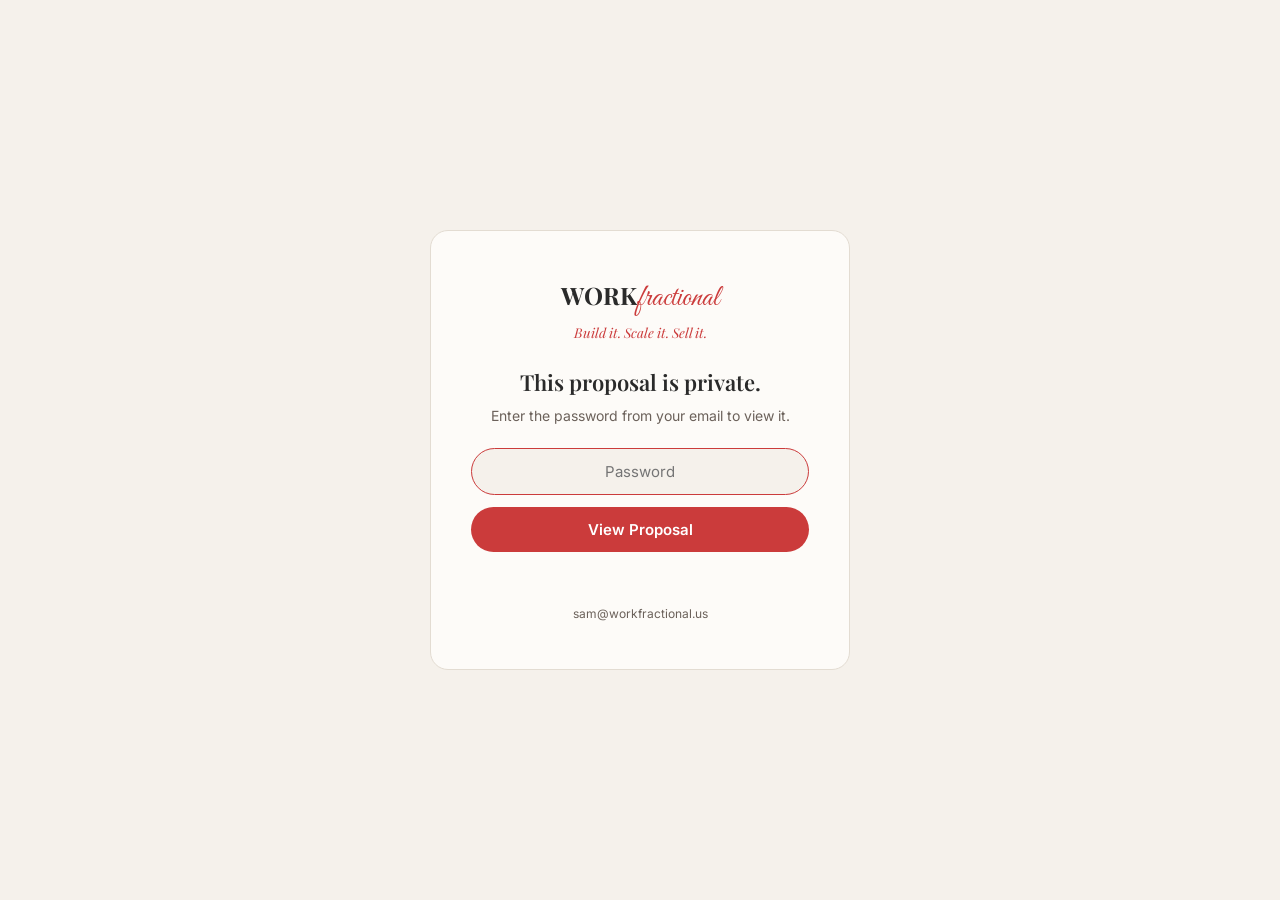
<file: proposals/patrick-mork/index.html>
<!DOCTYPE html>
<html lang="en"><head><meta charset="UTF-8">
<meta name="robots" content="noindex, nofollow">
<meta name="viewport" content="width=device-width, initial-scale=1.0">
<title>Proposal | WORKfractional</title>
<link rel="preconnect" href="https://fonts.googleapis.com">
<link href="https://fonts.googleapis.com/css2?family=Playfair+Display:ital,wght@0,600;0,700;1,600&family=Inter:wght@400;500;600&family=Great+Vibes&display=swap" rel="stylesheet">
<style>
:root{--cream:#F5F1EB;--ink:#2A2A2A;--warm:#6B615A;--red:#CB3B3B;--red-dark:#A82F2F;--card:#FDFBF8;--line:#E3DCD2}
*{margin:0;padding:0;box-sizing:border-box}
body{background:var(--cream);color:var(--warm);font-family:'Inter',sans-serif;min-height:100vh;display:flex;align-items:center;justify-content:center;padding:24px}
.lock{background:var(--card);border:1px solid var(--line);border-radius:18px;padding:48px 40px;max-width:420px;width:100%;text-align:center}
.wordmark{font-family:'Playfair Display',serif;font-weight:700;font-size:24px;color:var(--ink)}
.wordmark .script{font-family:'Great Vibes',cursive;color:var(--red);font-weight:400;font-size:30px;margin-left:1px}
.tag{font-family:'Playfair Display',serif;font-style:italic;color:var(--red);font-size:13.5px;margin:6px 0 26px}
h1{font-family:'Playfair Display',serif;color:var(--ink);font-size:22px;font-weight:600;margin-bottom:8px}
p{font-size:14px;line-height:1.55;margin-bottom:22px}
input{width:100%;padding:13px 16px;border:1px solid var(--line);border-radius:100px;font-family:'Inter',sans-serif;font-size:15px;text-align:center;background:var(--cream);color:var(--ink);outline:none}
input:focus{border-color:var(--red)}
button{width:100%;margin-top:12px;background:var(--red);color:#fff;border:none;font-weight:600;font-family:'Inter',sans-serif;font-size:15px;padding:13px 26px;border-radius:100px;cursor:pointer;transition:background .15s}
button:hover{background:var(--red-dark)}
.err{color:var(--red-dark);font-size:13px;margin-top:12px;min-height:18px}
.foot{margin-top:24px;font-size:12px;color:var(--warm)}
</style></head><body>
<div class="lock">
<div class="wordmark">WORK<span class="script">fractional</span></div>
<div class="tag">Build it. Scale it. Sell it.</div>
<h1>This proposal is private.</h1>
<p>Enter the password from your email to view it.</p>
<input type="password" id="pw" placeholder="Password" autofocus>
<button id="go">View Proposal</button>
<div class="err" id="err"></div>
<div class="foot">sam@workfractional.us</div>
</div>
<script>
const SALT="Y2n7KDv+DkgOdmjM4mI2eQ==", IV="tn0y88MA1wGwDh7g", CT="Rv9PSGPj/847Nxz0byEZSnreTHDAATSrltvZfewd/lk/KrKMkfC78J3n1G+XzAPlYfbgfVUnyKSkO8ylWDcIuGhvH5LBPbJeYebqzYTdOnWZFC54IDFBWJ/VUZFCpY3c/tF7tQ31H/WcncwQZ4fGFud7hN2zDuK+ghpr7NljKpzb1IFSj7s65vVjwgw8LCeqBTtz40S8gPgtWH6n6R5w7acLNMvOJMFp8kj6/dZg09lWz7cRrIYUSxm4YUHNAdpXPFy3usCtiPxyZ9cACG/vFG65VwZ7X9+qb700CmUCHMRIME2Va/7D73CvN0PLgbQBgbsFaiW17NRu8c8ZquTrktdj/JdtGGdWwwfGxrbLnn3gSCDwZB88vMeTEBc66jr+vW+obVTlXIa/fyT63IKsKkGsZgK2eKktM8bfhkwU1PSdpiKNq/sUT9zam3HVHrGOGl1L8eRHiSBH6kfC1wfgbDLG2Bl/NEhurUuGOzg8d6ET8RivE8zovOqD/MKD2Du+TeFGrduif1cHVkAwHnj/z5OIVa7LZwjoy5stTiB0l/oAqLeftEFFq10uFiQKqvuQuRoo/yl9grTN30UWs06LKA4aQC546JFs05ZpGSwm9aABtlqJdAVAmNDKjK/PW3/9NTmXmpI0xX6w+BuCGkXC86Rrq7gH1UOtk9IBzcgBZ58Y51hsvjl+7h5V5a5KaM2Ov6iUvP1lfb3FQU5kk6+0EGn53m81XZFmFSm8L3rAU5OI3EanERomXVGelNPgrLtISBbuh5VtGs/kxXhZOTJLRIAMM6u25v26Jj7CrVy0Pq0vW9cNjt7Pz1/3p4S2294KlxZ7PSfC232vL7Hls+M07iKliyPqDeU6QpbShY7xGDb8EbRuQb4DzwYSd+FZ01OHcJHz8Id1YG6SdwyRwRli0v9S1BXvM49VeEyKSfeviw9RQQg3I6KZa+ToLdBxezXCPaZNXFyTVzoVgRw/ZTeDwUl1BEzgYTkDZBKoopLUEGslEcDi5SR1dmlJIyaSdpWVC/ULYZVr7r83tFscOSertMHZL/eBqoGbN+c/[base64]/[base64]/ZM2LRX/IISsGBU6cGxasGGI2Mri4z2qZph+r4KyNgyvajkaglJdHmOzxeDN1HYuIYwGrDMGNWZsVn8rBWETwjG4ZpeuDaTW8nt0h0ieJqDLGqLbIN+YZJOn0dAVwxrPHNRy5ri9jEF7xiCJZnslDphj5MWhgT/tASrp/2DGs9xpxBIL0CjxWNfATORDA5xyMHhM18Sc/MNA1/J5mI913PIfWb1WVT+xQTrTU8MrP4hx8bspZbyPUV9RbHPZdIF0OYDL2jXcGdos1U5tzvQW0uSuwPQarkJcFYVhsrb4ofz2UTlbumeOlidi7Ezc1gTcsTF1aJE2chWWzsBgfDTFm3UiPh107U6C0vqI/WQofK3DwF8HIEXzuJSTHH+so65QXotsWVdx1do/+iScS6d5suU+ph25nKTDYwO6U1P2/DY2zGSiLx16jv1WjIx6hbAgW6x3ce3fd5FDAaEfwcSGekcrp9sGDlOuBqXXNdMQQYOhBinW6I2DSU44vATAGFOqEQvL/uRRT1s+/lOBVQf68GoJQy9v2736bVKpgk3JmM6e11wU99MfvuqxjNzP7AI+QUBZdiwsutKYKB9YeiaxsCckmRFgpIDwzPcRknF04/Bx7ELg6WUx2GwBkdK1mueL78igzfv+aj6ejk+JbWduxgsHb7tb8PmezpnHqnu+s0OXOxehHegGDWqroXT0Qm72WtCbWstsXrB2vtvlZqc+3x9mVfz4hSe8hqvFEFWJhrXYpQH/SAeiffEcnegzHT+Q7Zwqcv5IybDtEzG2C5HSk8+sGgTgxOkjQsW8cof6I4HAPe4NHm4IPX1ynBn3bMAwD0LmKrhbacD3d9SdyrLMvvd+uKeVfGUnpUs2ebq1eWZ9ZPgs/4LK/fJAGFJHK+QMfQdpWB46UgKfOXPK+KNU0T0N6wFwTHiQHnhblIP6ZINl2xqmvNu2IRBg/yEy5ROHOXNgoYNUteDV5oSXBuOfW2/EzRDITTsroJSFHpAkMkQ0F6uwpLcOWpnL/KtO4v+G7Z9O2GcE7cU8YMLQkasmg+BlcQeo6p+/A3KZ9sxhE++TZZ/CLOtptDNQZN2nTs4EejX1YyPyu5wB3QMVpd9/H6NjDd/F/mJoXM1Gb0caj6KztmYyIdB0Hj827Z7e06wQFWWbcw2tBpi5aJHR3KcLU/[base64]/+m5E9kXAHypLre6gc7wzLmr59Ni2kbtCdkstXbZFeYF1WqnKsxftJehlw54TkaTkF4jMsn4HFVLeCUPFGMgcVp5GsOvCJG31Tn20OqariOpfq25J7SGwz7Cyq8etkg8D5BEJvVLV0H1cImVtM4F5bNCTiFzcmE0lIO9YuDK8zpTlBGukE4C876/omZaQB30bv4VWQJpTLkOaI6HtcBAeQ7OO948g0OUeaI+QndTAoEj9GIoHXztB0YxQ+R+lxF9zYUFP4u5EbIcG5+Oar0I17SxIP8+bIT4G0JL8Jq3YD+KDLixUGFpP8Yca7gV7fk3a3DZG8m0NKeOuMkeQuoVWGH/bCBueecf8tVPtWU8kPV14TWMOkDicvLWVzmAUG2OEY/6iFRuPITeI6PbDPqiYGAf9gi6brZiWkfyy7J8WBTv9HAYhkZhxas8xrGHh2fOFI4jn+OQNN7/1ZEn2VzKjcSaHms5/bBc1x5Ht4AQ7gC+769qwBPMW2Ux1SHlqPbaTU9NmS9Uz5Tk6PkTpeZUAoX8MvT6u+1s6sC0ZbLVrhXabv4v2vTA84IyBRQPPgdndxl0Ufiu/7YPGFF3VVJEWmmroWklthrHfPauN6ObgU0fmjrJkdDOAlA7ENFARr95JUI47Iirj2bKs7YkquI5KNt2sokspo3VBFA/SFIyzjBfF1xtucXMDv1hfWiRIysxA4P6ZOPtoPr0hMVduuXQYLl2W0p7b3Oumg0b1yH3slorjq0vNxdmkxjT/4SisZz60RFvnvDTbfZ0+LGAp5rxDDCHiRfKlDt/38XsNsGCTe+L427lR3JFxO1lq7Yo3yTk5kLdqDZJ+zipZeJdphiTtEzyLTqvjCGzke2InwiaQ2/iba+raQ8d3KOKjDHUoxhGA6BjB+WyRI4zj3j+QmYtgEvlQvIJkr8O9T2glwah7NhNNUoRG3xQqTxyOcdOwm9luFKKIXxORiYcsnsqRDLwfOyO6SFZi6Zm/oYPLFGTJQrMQUHg/3vmhQ1rnbesdNQkfxOvE7AkgFEaa5t7L6Z8ZUm/BTJZm+DC32HSZjaJ/KqhYd/RRG8uj/bi3TqogZppa4QNKEAvh5C6kRvkBC3ZnwYFSeVqYRQdo+LZL3JcocfArQwNOjhhYbSUvfYmXeO/H+KCInyWmRWVjAp0touD+UdvI4sYQTHxR/ce0AmPHgveSnFF3U0EN8mlo+bITMcmKsRzY6YtZ//tXdicEKrS6Mt5SqAGWfiKqUbZxYfsNNDxiSjWHw+KIE5lMA4jvBQHeruPCcXBJu2Q3eK3zqu+NymfhN0Gr8ReropVmHnSo4c6ACwJruXhZQeJUcfz6bKebxNuDQIYogjCeLFcmXlo7joqfggSijQNhMDyEavWDkYaiwLezEvyc0c9ZMvq2EhCazmIVx/UOaIZ3XzxA+C/EuMhZAm6LfdmXTIfzEhinFsP5hoYHFaBS+8MT8cow5W3ugmgnTfAb+ydGDwwQrf+CGIKK57qOI6+HONPES8oyQQUAEtQIwSbRgFlEzUFfygnltzmt4Mbmn737ODzVKx73BW4dItn1qJIGJ84vcXVbtVgHyz5kfI+2Lc3/8xEpKnfktwVBjGoClqTVU8y8WFS0P1Qnxn/OGy5eGKVGQX9nF06r53MwI3v4sNTmOmdmaJf0XLD5AN4DQebHOktU9GCsleB+cCzHZRxccEI5aAFZDd2qZQcAKkEH4giuQd+Ql80KxdDcolmqolw4NdDkbAxNcV8OIdrMz7dXo3K7Z5WbInnwo21I5l+GTo/s4PwXtKUdJhAPA9rLdH6dcysL5UbWJwMRvBk7ovi64E3QDV9FxNh7IKFVMl+IOXkn1GX6V56Gtynu0IWSYYBkAwDemGzBbXNESLTIPEpqrgXYMyJzH7HcMJe4+SW/ZmXbsB4l3RObkjFxCZRQ0UGmFgUwiU3WhvGERxPG7WnM5KjTyUZB7lbx7F+A/GxtFWcvqsBCsv/ECnnfKPViE61TRGvMSY1Hss7a0ncoLBAv6wmTyH6M9ovz2MlyCOLkXkR+t7p715aFQKiBRQcHwr+Y3B9gLcT9hVf3WF4hBgkdbXsJsLMlRCH9ZJI5VVt0/zs+TI2Z1w3sJB5LrMaQBMwYLaUyJyoVrX8TyzKgRwyBeCjAU1BB4LAyBpKKAlhP/4m+HzA6Fk8nklhaiECL0Qqtf+ohQSYP+H7j8utXx1Ke8TqJWPCSIDFzA9KRk1y3qpRy72JDmfNV8p5BFMCQJy9CViei1q61cCFd3NYnrs41NxHgFDyY0VWNgRDPE1zQKVno38GjxsasqP9YfK2chSXiK7YQNGmaIljrsgyUsWyby0KsUYrlvh10VrETDVa7ZI1EY/PHnbnAyduAB/[base64]/XdhFlacnrnhcSIq3vpN39zticQTM53w7moQ4KagwkUqDUdHyeFujYIBtf7GKgFSANvSz/sd1rRefOfPMG8WAl1nTbsagRrAfrwyCGm0O5zQDhGKSs40/8wxlXXOW46YxsVtQDiuuloeHTjSypP4sC3Yyo3aUI2z1vITQkXXAgtf84FSVIIFnqfkFcFQvZlAJ4iYc1juyFJXkmKg3VrL3ymQMu/YkiuVegxD3waAQxPCdvf9oPK57oKBslWjYimsgEG9ZiCVY+nPHvwyJevFBgOlqnYLMl5UPTtL1sXOL5zltatp6lNVFkD2qUYsrovlBPbPlHmWCWYqoGC/k7Q+cSoTWEfb9Ecib/nIbI9ESSRTSEPqgyEu0HkfvuoUot7h9/vwS1XVqddFN/L63tcfJZgWEYe9MWFm0D8iy6/jhLWs4NYa4Z3hKdpCYZwP0iFPauc/ZkQ9/R08MEx0mFDXBNW+i0xSKfVC+1Ar3oZCWggxUgSv5ab4mvIjvbWjkJ6ZaP1gXE92SbxNOMJQHSeYapnEUZ1DZpHX/cWmqnZBV6zsVgStCoL4Te1BpxovKsatpyYuDbCBRC8i/[base64]/tzpkkYPtVs0t6q5J0QRCNvE5HApW/8+zM4UTO60iKhhbHVsLF5gU7BhudKC6NgvQP1DsYWM+DtYcJbO+Dk75Iif720J2TnhF1JfS00H6gv3KYfuHb7zOYvjIZLQQ115+3knnLDfKUR5NFoEhvs97znDDG6yLUAvyXWWUsOZojRxCb24YcQFE2CBWeGAk/rEO64fSj90qRlEcDezRhuOgJdAm2XuthUJbjpUcCEsa0IL5mn+/KeyHkPzck95X9fQhPJje2MX8hGmtuXIXYwNRZb+oPLQ3KJ9WhIa7ROo+bDyVqF9eFfy6sqbe4wtGADovLZmn6hOxMSh/bxGK7kGdQkzFnIT3qvZOspWn5DCYDI+T607KZyK8fid7HHL/LTKwy55Ef3GJSC9KyDd8rpqmrcVfPuEgsP3O8/a6i+rnYhiDeC9u/YL36xW52TBjsksjuBEzhp3LKMLSBGaJnLmsFgTiaJruSESLHq3Ee7bj8rcIMcVqDsX9ZjamMi+mBA0cmKir7jJoM9u1VWLGoZnVL0JNHT7Bq42sa4lqi4aMsyJYD+w6o2iEKJ3ArD0Uu5oLgHxJBQ0fUZok1cnSnM6z72pvTAH4EORA/EA0rIkk+cYHZAU2QF8SozDrOpwExLblevuKbidUgSXtEDVNLsCMX6XgqdYiYK3E3nJGSG/HLq/GKrbmmpAz5yyD2OWGqTZ61p42Tecim9KHmHhvWgEM/4+OnYIfd6kWnlBN+4OHqfOn+PL2p4atOk9L+EITxvK/6GjIUQBhUwQ5xvqGBc2j6Fv2qm8QpgTGU4Q2/gfh3uahDG4ftoPTRVNASW9mvdoU01j82SPt3Wp3NmXcDTebfKtFQlFIREvFOSwAkhOMUTvkSv/jfsLbYoPDXxqiCY7ZB1BijwsWSBHeS6KunjHK7LlvJ8ylTcIePGikevW45XwRBuzwIe/Vs4OW0ojhshAmIfloXP3JxmFcVmyD5E+ab1QuAcSmUJi7rQRXi084qwICJJiUruk48wwQK44pAllbGYuAl00dZtdQf6BbTGGINpGcjADu1DDXj3TVXGBskhQF8aY+04+StglaeJ6CXKYqC3TMDsf0ub6xFTJD9glgtPpAHGfv8Cw4QmRmxyoZhDE0LWeQKx/DmCxCvjdSlIMhz4BS6mME777s7mRxs2ji2RBOmYygapeC0evq3JIyKYOjXMmTfdxWTFaL9KcUQ6pbmM1rYwdRTqWBJHzednWDo5v94C5aLDFcuuRt1V5jYlpZx0C17zTAmutYuvksfi/[base64]/hgBFSg9OexSMJoMy3R297Z3JDA6UWNe8alo+GK5Kl9FkGwD9zHNCPZVFCMBUji3DQqC3W5gXZ1WwaudTtiAnjwYwe0p0yDe9GR6KoZ30VcIb2tKIcOGu8TDTgPC8DCx+xt/rmm2JB+PtL0Zcg6PmuzpEz1tr/nxxhqqm+s3UinTobeiEy9gy2y52MQv9PW5Sgwk92B5w6eCKZwnLFeGF6r4KoBFCkJxoNdYwKSW1i7HwnNx/J6a1uJCDlW8oXxamVl/RmFgNKaJS8o06K1z1BbRUHvEOm+5x9tr6meT8pjx0hYthHV/fTb4D3njUIGbwH2H/VX/7A/nRo1aMxfCyjeC0W4hPYo+X1KlEukKj/9GdPJW8PkABCVcJ23MNhymPnet9n/7ODgTvnpOCRM6VbJACKS/2FQWbOZxPygQJ/UncjToBKPTpwVbZhdRyvw32fGE23XKulYfrnNHfUUZNtd0h5llclBHyqs2RSw27p67/Ligo53S8IeIU/ceO5Kuna9P90kvnor9OWzh/JNnJMiFrJgnbFk6zNm5jHVG+gGqLlUwdR8hJWBhfg5hcqrtMjY4HqNlOlDJrJFlNWv/l+XgmJtdYrUEhhqVsCYBrKM4Rrg0ozz4qBNLEzKRGju/2iLlZnLsHrF0ZgAPWlDPN4xVyoYw/z3+h5RVU/z/Loap4VfgaOJ+1YYNWnvltsma5sEdqfCapxPkBxdkfwqkw4NwDjYrz+TggkT+qouOSIlxvsTfgh0ppENbx6aZ0ekxdquKJ65z7cBHmIc1IZr3jZ+Ha7+L4ZZlY5kw/xz63tjq4ySlNSV3/w7Lii5GG+LThWdHUv72yzqXBghSJ+NYnrNOdooP8ld08qkUtJfVmPNNxcHD5IKGHjg+AWupzYE5QTw3tjn4xg47UZBqSp+snKMp1BXDOXuf9EOzhwLs3gr65zdqrewn/[base64]/cDGw85B8QZJIkLzqXdUrHstNiyCCv+IwklviSwRA0sMPnZdHoL/4mSDjyoc9IovB8/RRwgDitwzj7bYPijJnOzS6yApjCn/yZQkyWTluKyLEKVIwDE4LOmBsWqMlsHBZ6KALc1js+g1gs1fG+P2B7tTfiTtuThZgX0fjrhBqWIzyBG4m9ikcNywj3jYAzrICEpi9Yw/O364950PHsw8aKHuIVqw75J+1UT1wIXO4nI6ys5vjMSwOlIKi6S9hWmDUpZfbXJxFbe7mmRSJGChQjyqDPy3gozmu0aWRVGXkIt+aNUSuUv66nQVZd416w1GUT/R3RMh+VPPGX5kYPGo10ZeiL+7zGLWkPoV1ZsmTOSwV35zwMebQGSmeUA8eaFrREmkjkwsg57e2s3o+UptE1nXjp4GkIqxbmf2XHamAxmPOAomkghXYbnh262z3D0yfWctYUGzrQ85CvZ9/VpbqrMZKny9yY4j/9qCPnJQvbvNfkNd2Z10tfCwkjqakHbBw9fblZqilHEJ8Cp2S63H7G3WzkGsLFzcFc67ZJkAXQWe0OquB+5cPVlRuFgNzRBA1eBrcyCSM90qjbw3Ypf6OoOZdgjnGgnAQWKTgN2FTBMkPwlQH4iKnjSh5KW0mkL5KKdmZgWd4G8xK04aBTaKyoUsLetwsbxA3dm+/TqTK6j8YjuEzx/9rDoQHO74Ojc5LkeyGWSUqmcdLE6jQ68YrtSw90LS0bxpGOKJXptvxOW5nPVkfcSBSHhlln5BG2L0kmF+gfY4E02NDS4a+TUZWwGX8PJF6g5COj21lNM6EFxgFMobQarIU/0hxy/cXZ0w3COpVuAjBEMscHRBQkvySthG+ihi75gT/xdo6Cvz78WqW0BLVvN/cUSDpCqwFGhbayDxDOdJ+gldcZ2k9yKb7FveZPKNqYu6xd8UB5f6OLSgMbvdKHGdgq6pZowkN/zuMA97Yr/PuYvTeLYDR9NSgJX89PYWAJTYVBiSCHu4P/5kR0RvXVS4OCrXaT96bZkyh/cC1L/fdmdKKquTitN6k5jYEu79R/f6aryx4e1tGnFoH+b33i9OYI6LagTak8tdeuYAS8ms9DZCf5MEt6C4+8+nWUCLnrTTkXDM9YzFEOoYRMavR7U8VOgKSsjjcLdGcLurJ1dX1zvgTKbCcjhINR9idXpwyg7+X4a8x4lAJt0TcjIkfx/pgvytYEtPiTgcnps+MOL/wMJy3X4rQzwJNWZU1lcLEh5hKf1jy7UXMDiVWqI7X0OAHMqWe6rxyDthqHmIEDcRxoOtL4iCOU7IMQGeVpJMueEMXtXVY6w/bdvgVlX1bdRf+e4AnwDPg1J/fHmoPeTPcyhLSBqZqo4cmrJi/uNcUBUYOGmfC4c8ldINAjQJ31IttFc9PZqYGgoCwpn8DoTupJNlUEu0vrJH4uJ0hETPjBubS0Qa8UxIJu+aIEIpizitUp99qzeA44mKDAZfJfkXif7uATgNuvcIJMD3yjMHsn9Ba92/3JjJD1F89FxxAHXvTpW6dCuRmQDVg31eDQ5XgaqbCSdRRzzZCJNWm93tCYrdCZcj+K/x2C7sGpuOyWMnmB8CCw04kCP6328fO06a4AU+ZT6J47vxdjD9h2Uxiz7bdAU6Z2im2DHJ7oYY9otwHflW/fggnYsamhI5VJLyC2XIDvl1ODvIKhRFBPUfYtb2zx/qnIMmInGlThYo5idCGkJI/VfpzRjcDZHCe9dBlg0660jJDWg9fd/ncDQX9fvTq/tDdtjlwK7q1lq005gn4tjlBt87CdKWNpb3se1U9fINCjXwDl+dHyvG6rfDLnuN1qcLq4doet9UHa0lqF3xmuTVPvKdfK7MTg7BYNYcXqpaZXg9Qwz/8NLjs9NqICbfOrzxx956qaarptY0DhR/aVBXWU8ztbqCbahFfFN+aXAMaLphW/sNkfJT7TA4foyBckPkNtUMg/qFqEX/ifcDnYiEpNXY8WCjhpO3jt/HEKEj2qFFa+NtGAdwksSungJMSlx5CzO81z6Dz3+afPSLYeifU1mRGiZkF5NVJP6sJSNDLDePor0rc6r6E9bx2onVCiORv0KnrWxe6WIVLD1KEBpPv0D7rece09hkq10kUju/i0rSHUnUFve4OcqiJY7j3Of1MfV74G67VNs/itnwfJj2jq/RubL4hYCFpt2rWzHWfdru8NGPA5JGsCUsvaJvTcZSgfD+w9EhKruVy9HE50r4TxOeGsGuCF0SItAneX+RRFhgkSOG25efL2Cj8xs3OF2ajjdgEucCNCotLI9lxn13E52fvAhSTuOdBktUyUlCzsTYQJ6lo7EZCT6ut0SmGr34Ibpo49GOVJ/AKiHzOmXU+KCFoJryvCHnRt2tX7Qu/PRsseOIA4q1Eno/cyc58z67/8rUs+JH7vNAzDLuypht6p92Xb3yU+jBJuaQjoTxNS9qlHQ1Lz3pme12SxRoeXy248K72rD8ROR5FIwRgthf3C5kcwBo4tFFQQELcix7UMfZGklxvaieYfenBDpQMA/2N5LLYvQU6j1fzZQT5sVVvGWn7/7bAWwlyFWEyzGGB1aXmW2o39wlfPqvT/L1yLESh9lB+FkXXkIi5nf0CcxW0QsO/4eKnoRZzcjimsj+d8HOiiiBSJQmpfJB4+g+NP3WzkXdY5nEw8fWVunEH79axAH8VPvLJFAoXPtTdaG7sKfrSbdFRJGWfBlwI3nXMg79UdFMwY67t8aXElaKtdss2sugI6rRmS5waIkkPnhkT+GWy9ipyhc76z1oUyoLXXf3n6FvyApHVaIFBXGfEaRfshJXVAbx8/dHHQ0Yz0ED/41dp2XOY9Dp6bkVKkgo6gLUBPO/2fsRYwVRbNNCeYEDGHVZVwZ1dYpD/O8B+15nQnvf8tHHdQ7qogqNdW/w7zDL4Nlnaj0mtY0CwjmoT4Mx0KDNoa9WS446ygt7HaPneK6JnrdQk8h5YD2D9QS2m0O8mc1CvqLOvBdSC64MMhhyFlXlABhC3aALMbfne3I7EVgXVzYi6w4JQdcw3no3f1NMXcUDigkLPVTwtjCYipYEjaVv72KyIg5AqxdkUyNdiH092bRELKiNdrRf2LjMoZjVw/99aFvtp4HhwK1GDmbarQPSygqg8W0P36zsIWAySCroiqO2VQXHy3vqXlhYvRCB5dc9JxB24XRFi0qy925mjbLyZ4PHU9E0DNEtlFH0MHLUqpQ/i7DVNqnavyDEQ3b29B0jiKE/DCTqbdk3Ly8COKHSdplZlm8UeRAXPWJWNfz+rpnncP9rew4xM0h06KUz3JFz5Hb4QnJQ1g7uWrWzX5UVQqRO84tPAyUNqUQY8R7OpHsZBMi76le1tVpHL1HLogSaHlWEtFfVdIBxowaOm3JcyEVFO0tERZOU3cW5fJak46A0OsMlyVkH991zQZmR/[base64]/5pRvZhmjCUy+ezgzxEWGvzlpUUKKL0KslmR63ufmrLC7NnooZrX4x8TltOPFn+v1IDlDlsrq/CGCZlm/WvFHmL56fGjDyEy+4pciUv5an7ItfSJFFTOIrECiiFVTU66SKm5Z6T/7XbOfJedJNVz8L72G6e7CWICv/S54kepxszslHZLHZ4C4f0lRMyGzDOP1rQh3aFuVJBySMp5s5G7+bOf1/8y/pPOFO8XCMDkB9b6evPvP1cnDFgZppTu7UxxtacdLQITtU5DAaZTsKzyHnXZtL1YqwIjgvYHZYKhpc+5QpnRozXKnWqb9nrWptXlziVQYhibi9W1re+6QVvXe1M/g5cX3TH89FURN7VYsr8LJZ+MnBx4XazxH2I7sODj743Wo8DySNh0I+Jjg4igm/7ZuazZNFMAQTXVz3mSxwlrs9/w9c6oHTuQltz/azxY0yyP7KTDIV/iQQH4jWQV3P/Lsnab3iktqWTOtct+8cnLMMl/0XqhuspxiB5LzFQWLEnoREF/HkEfjr9Q1541wE8fPzTe636iCtUWLJdL4V2MwcLv8Mt2p5yIczs+f6Et0eRqJvm0RDC7E1uPGZNlGI7BpvsVsgYrypXaQyBLgv2upvTb/QnFjxwDsUeTqE51QheQ0niq/[base64]/[base64]/G2fP2O1ZAk4+qJvSSi9ThECpAzLcz4bXinLVBjuY38+pJnD98v16EjHQf9ywyZWIR69xze8YH6fZR2FJxP4gxZjYrJvyFM/[base64]/[base64]/1ZyFGjB7jlszkoTD1SBmtZ86H9PGIX/teyR8mDIOItceHe6VugwYOKBRKbHb2+vv5HZ3QG3PUpj20IomEMwfQtUyjx6DQOTlrUBs+NT3r/jCKylt+zxtfVxprKoJ7CqcDMzjIUl7kLEAIvlPefYUU3yRir/SFFMB0XiuSNOsykCUYyQFQN2lM4t8JCJO6YPYkwS9EW/ML569ypoHQCEI0ta6lgLI0m7prsT0WpYToggftZ4hd22syNbJmjTm3iDKkrRg2Ww9czmYGccNNSaE1hiDdvsBgbJ0Dbc0N/88cGPwqnRXQGirib6z92Sy3msyoRDi/LnZfKIUE+0cLQsPbBevIOMbuyAKTlV1a4M0Rvn4bZ1nEtSxlZzEl7nn+ADY9424oBzMFoYhdM/Xtyf+gv6hxDhw6M/8tW4NLiJHa88wq0TfncMizeKoaW05xL0yrOUeBGzlY3fUnA3x5dNDCUjDGlwYP0vIjsra0kj4vdWSYp0Nqu/BtC68j/Q1WSN6zbNHYpOtkHYM2n8Xc5XUheS6xCHY1Et5E78bQ/bPlh2VZI/TD9KkadSYoU/UFvzpLjYyD0fNjW1kXx+ZZHo8ysHYC6dZFwnEutKEmYVBe/2K838/Jo58dEPTnfXvY3Oap7QWsrnpVOrGYu5lgNVVo92PPt4tenHxj3Su8nGbRE/EhtZWWL6EASCd3ntDsB0pqAmvDeDQeZpqusuN+SZ5qHEjsU3zEZbkHCXVFYzt/ynoTpKwZGaN54qtpGmHdZY6dIkStf6H/kT0eW0GPeUXhnd0nAJkdzHj04TxgQQSIrkBgq5i/oiybORpUCtPHGJleBySIa/5D/q6W0b1ixzlW+syDUpc/0Ss23+cQm7R0okiDTZLZIi8f1ER2F/[base64]/UBkdPYLYjMbeMWPH69tXN5uf+Ffjew85G6iegqAZ9SOKibdFzNM0AntCHbi4o7v3UworFc+Ti9sV0R5bdzOFNOT1ZAetFEocfZvcLPGxjHjycmodFm3ByPuHJbslzCJ0wqExceaxkv2wVrE/20SgvtQnujvy4ApPTbyr5cemQyNOuJhKROi0Gry9YhFPe8KtU7bRMhPYUfIuFZcjKKA0sCgVJX2D+FQ9vBsPwIroXzySxqTwnplodXpggwjKREmCoTmDxkKYH/XhdRqZLEj/w/JJ/7QS9wWBxUgmSJbNEZcARlOpSdHA/u1xZRki38cFg6PtG9s31Ly31UTwi5JBjKoMVXRjvPJTsFX8Y5hTsvF9Ta+kV7pkZyR+ygxWecphaKfodnFdmYLTuggFQkTukDa6btz6S+XKvqJHvqVEHgS6K97DmvNKEmCHSj4WFblSFqPbDzDA3Zwvp+8V4Eshh4Cj49kFz8mKqiV/8pc57m7l4Osp6nlV5P0O5feRrcCWF865UJWzVsaN2Y+tADdPbLhdSyXUu8B/OszHsrDxnri8cP1AiPj+oJGsAUTPDrA5+bFHNiWbVNzTSOcthiJjeJbHnc/cUQS9Pgi/KuruNZui3sj5CEvUXn87Uoh45u0ugt9tHOcMllzVXWqZDYoh9jyOfxpo4F3b25qENMETj12GkLaksRgnZxhu7TMg2caZiNj3ys/fB9ShJ6NzH3mTKbbZwq64zeGDY833WigJgAayCSi1VHwAIVwlYwU1OctwxmI1kws8DMWdSS90PQ8Qmh01mcSLpfov2Xec5+eUmbPANUouAaVbYvzWN3mBeb9fBzMrJXfMYLquX6BmBPNA2t1Vi8V/qfUaVkSY0qZ5D7opQUwHh3WxsktrIEi44yLvly4v5wgJKnJXS4MapCLAteUSCmYgUVj2C6WA6klQQb27tEKQXPanh/Et5xDy02tUawp2GdYMRejy5Ojy4A5g9pVDMA6LNxOiGY3Mn/YId2U2ZA4kmmQcSLEGgM1RupfEF+ij/IFtJFvR1K7OktQsDDcPbQlYVk2QzCrPP9uQcOxJCLf8z0OHnE3HSvrCNeTvpYQK3kopJgAgYbirmsPTMYu1UxZzZWnw/UAOF9r73aw/HSuY/pwDjO0s0d2ROpAh3gU/yWHHpZR8bJkyGy5KU8wboxOd9FZcsRpdvMabELFkn7y6S+kza13J5PeZS/hWN3xA64xUDVBK1YFGrk3MzGMYRf4/bxcHP6N3PDWdmn+EfCxI6gCxuRaxf5KEgzVGM/sF+2liyiCwZZwekKuK63EIqF7pLBBStdn+JFtNItBtJyNMfmK5B7yATg9I2WN5JpASxKL4kEkjZLaB5ShIy1/sGtKs4Rb30qs8v2W2zKSHYNL0JP0Xp92T2uRQmkTWFOJ/ZH2Y5l7FZPekCNb0nJuI8Eq/BCnLLEszgSXkNqMrIIn1BAR4PXY2AgzS80YLzLXfCaVwK+BBFN9mwCN3V6unvRcQYW0zC0sA31eLbmCRCb9/[base64]/Q+z21FcysWyB9/2vQej4DJw+b7ivpmnB+jCzjQmu5YZqugcNr8eqZFNR9j6q9gHupaocHtmhFcEYx1ES+1WY8oJuQMMO7AMUG8yM3Cu9JkWAcq9Dv0f2GOxzTUrjy4KWgsmk8uMroy+RYz7ZsqQzTWroeSrINhiiZPESM6fLZ4nWCMxHl53jRUFCsGDzWd9iIVAWymThIpwuU/ExCT7KmARCTP/TvHSBc22wdkAyeCf23YctQz58MLWx4DKPfbZ/N5i7I+MYhi9p2WLqCdaKK4XG+QsdpqqrCJKoGvWk/xZJDO0MufdgttPdCN832AiKiiAnfnGJt5fGJJj2O4eRSaQgnKUJr4MzSAWOYEluQZzLBqnMdLmWiNBecp37aYrgiIbL4PN/8uLu1HFYwYFMd7mrFp9Xu9v/bUHFqho2nyMmDT44UxW7534JzFPMmWSSGQZy4zdEkUYypQrht4B+zxJoTIawmAN4mXFG1u7HQtqJRoq3Ra2ClOjEWNWyJvC9LLe9jpLV0acBUf/OHZj3zL910xE4iOF7l4dL7D6VSKtXt618DelUe/2Vp/iuvRXWjPDjxOtx94exoXnaxhdmIjRXVFBJB7yPpQZxtOPzf323nrgikyIloU7A0++MUVX7SnFHW9VWe/3gWTq0aagKCEe1pjmklBOCXYbmXr69gbZWH7s22Vn3uWB796qXqNQ4yakk7d/Y2O0zG2R0N5Sg29H2x6eJvYs8V7j8+Nth9HuZ9J3pd+ITqnABMeIGv4TTcdhD1pLc5dD4ZsksUfmC6HUyjcuT+81uyUZVWaIR0KyLy8oWIbwyH/kEMO5NizttsljsxOc0gXl/d4/UlMMuYZbsg7qpGbbHb4ZKY8NXPWLWHwKg/4t8evJF3jpKSKIGf+cy2m+MBYrQV8HiL2MgPCc5lyC1PvvD6TZx5mRAQAU/JfxeP2dVjy8CjGmN4ESUyJtKGjVeP+5ILdoVEIuMJNssaAjGHd/yS8D9C1SzcBXNTsDhxa6NafGP+v3yp1r7rozsX9kN5dQ2mNUYVqCUrVRHUwV1+owC1pUj5esEOKbOkhGSZ+U7yN40kGzhX9NsIFW2rr8jsG2nUnIGQ0VxCVHqGKzfLMc3CTIQtRVa7rLtHIvjYLNM4HErDIZiDyH46/Dydn+O+9pnMxoQ9fhuo6UjqH29eYikPxoXD7TzS85U2wuH3eWhKSeUvojtimgsCAYXHYXBMjo/czs7LtEk2An2AhzG5t7cxpeJZPjfCu3YUo94rqUDQt9Y9jKStFZ0VfQYQ+OiBqW1rrDugsSb8BXKpRkmUgHY7Gq/Pjrcc8VqJeL3I2+oai5zbWj0jeh03Tvkm9tAYJcsliYdG/MCDDThcc4Bt0UcIy2QC2IOtJ7AiJfC1HYTHu59k2+6WvJ6jrMJ/8httkZ+Vxng9b4SPH0x7N33u9ZenUUh/[base64]/3C1V4U2T0JfBoAiwwscewZA4GrJMwbposEzAEPntm3wwCBMOIQmkt/OOtZ2Ne3eCybEpGrD3vkssR5HKNoL5rp2An1tZ0h/iCjlp6vwadUiEOHLuWMfpL4lGZDGwa1gO/erizyJaflwRbGCPiI3Bhkytz658VyVIRKUrC6VoR/6TrUK+DPa+K6NqfMKiqsyj8Ji307lKtwEJJADeMh4W7pX3lhSuL3dKuUTKohRjHHAmFTYsScgswSRvgK7d5GMzuIXDIHmCktZzdSiSGJrdkyB9BD2e02wT2bhuS8SNVGmvEGfxZZMTE1Nda0WBW17j8MPV0ykp9XJ/1O0olXkzPsvZBLkcU+e4l+zsrVxc9IFebTw+B1CClfJf/DnoDd8Ph3Bs+Khru6IlAXXZcMkcpZraBvEErb/h2Vkvvnc42n4GAsWjkdMQBS8/EjlwAYAJEqqmJ53zjUmWA2wwDOWBwwAVBLJHvTuxuNDDqpZn+58/R5rP9T9yrXLKLX4TVbUDFTvZwYA+Ha2yapjjK+2dAW1hFUUQgML1//fQEkeTOWw/zThPoaXcr199qJHr2CkWNyKtfVXreVEjcxqat7Fli3NzGgDDvkO45XbP/[base64]/Ena0UeJwNrgxnoNjgfh/umcsYI9Bfdm2Q8dZgDFSw50j9DTwwfKK3BcgDOcqbp3c6X47rUzrWmZMV3M5tkBAF867jBue99inw//hpzlaG5UcEBm74JefYKs773CPsVTlAEGQGCWMr8l97fNnsYrjAiyqGGl1As3jLZAxVvtsij7g7ZAj1ulfoBUV9fcY96TFHa4amuV6o+RZ4birR1BHcppbTDm+dgcYdrF6HAmcuH4k2veZKVdyFYJ+eibOGZH+DTmyQIyqFp1MIps9q/xuCiHcVS23a9IICh5yJVddmELHC7H5AQg/g8vQTM6r/syLHA2vUi9EGVp9Vb4BREwf+jfXrRkERlCr7Kg31JjhB0rzuQRXwTVoPDFAU6T6hL271GT4Fh8MruK8M8q9ALlxjLD4hAulezG8n1EZepK0unfWrJ4XY9tIm2JmCHcLrKNTJKf0JMQb0bHZAcVLpGJ3+Cs1nGA4jjgg/49W4M1hy/n4lofgHQQHPrsMiCW5I4Ft51K4GYWsy2wyfxgE3TjVWeSPBU0ZFrbVwT/rSiZ+GprHcqBlXW5LaGhkblLktKbOy3w7eaF808N5AYcYl/XyLLowgNELjNvqLvrKHA65oyTC0C1zlLukrHW8PCUCi8iLz8oyp80MTQ/VTSlKjU6sHZSzqXb6LGBEKJvqO1XpPz7VOs5OQKL32WElBvsGmeg54dinwp0S+sph4sgzkXEsH9iv/6ssGnwIug3t8X4W31hSGUppM3Dt0XVIMNQfc19SIyJo3q8iKsaksBEfIcc7kQ7zaW0oXaqSdO5QsINSy8FQGAhMZzYwTlMNce23ys/BGl7jrxVGO7+Ah1+Nz6hukv5qj9K5GRX97jkHFmp1EKZAgwW1vuuciM94Vi+/ONl12YQ63MttXaqSJ4cxhZjkiRIlB2KYNBusiPgGjHrBHNt3vL8IPjsdn+GFp6MUdj0vPexKhO19m/vzTIxiAhf/nzT7dAyfvLFho8XsfGhU0GzN5lQmBrIGu3UWhfm9EZAFe+tRdpxABIij0QgLvcApd/vzQDM4VAWF4ZnESBaGeC1k6itDBcTPjsCS+VdxyJKUwo5Dff5L2oPVT0qw5+iODs0DEFaOEL2MB4mz7ntbM/UiCSOaUgFdkPmLFHO7B+jFTkkOpZBLPtiL3KpYfHVCCCGa3JWY5z+whmkYz6kGNuYYPX1u/zA4WqUkIZJvT08TQnalkfwr8zz0l1Y4ztIhqbV57dmHWfnZL4RLgVMT0IjcobWEYOgTppbXZ257WED3QJMPLA3SmZB0ioSN1bLCa+DdY4P9J4oNLCNDDMc52LISQqcY7+KjZVQmjpdPbhsGbQToe9Wq17/nzjjgrWZrB31VkjAydfn9ZSjLmr+DcEPYo4qwbyXAIzhlFWNNqJtHt/aWNxgnQ5HZkSwEZwzv9BVh+t6WQKwbQxZzGw/uU8DqCfd6t4jKbdJdZP1gS1GPC/2XzBCV+uOe6043L7cVVBBiQbTyBvGy4Kfkmf/+lVAw0tXq/SGBrikzhZCqlIMp5vyqBsjCca89f6MQio8TkMyW6I6qaFpQmwrK+eM0YJZIsCF3Cd5MQvbNNnRimDqvIdfNrkHhvQce8ZPc7WDZC+M0zjoaUU/oonwwT7ndQW/SNoXN7NvEGAuQWVFJxHacwsGSpgBCrzNWlA8AfuXoaS+MPdjRLMXNbihqak+UirzunSmszXIvOwCewRQ7aIP7To6t8Zf/K9z4bkMKLwOZGZykK0yGmrOIKaTmN0VgAJj15B5zXP3BArZnA6Y7fSIHM0Li9Rx40eMJXY9OlrutyzmkgLwSeFtWewcFbsUCvFfSmKJdjTtxsKVrOqNTIFriSCKo7W4xgMtpjZph1t1NFVID9/G/[base64]/gv8N/8oLV+YVhcQTHf54By/Y3Qfn1as0CDV03q4Q/o9cXEI4lsd9GW88va9Scrw7tjqODgDVhdAVYx6DmHBq/WKPFYV8jt1dNGw+ODP/XN+OQBGwnBGuqEeIedgOwZMSveUM6TNl+LF2V14xBC5h8tA2kfhfERN5mzY04pTRbtCeKIIS5ABk7Rhfn2YK7O58ph5k+KrziaYtYAYPOBgHyoLamJ91lQEW2Hz6x526Hyn4/clhG5/ijYkV2maCIUZLx+rC0ZNhn3y0lSV3TNZfI0oxNREUPS17yKcL8cRyjHFaKJXRaPoWTEzmkyqHktl7Gj/sV0iCUIGv8ZCxKOJQvzIefwtq5PnreA0hZocdSoT7cybEU6xAEl2GNCTpALYPFG1R1ciznj5LYjVxH101BJ4Gkfq9zHlJQmuqzKh/oLTgDS5WB13yU+xMQuL12yz3wsFFCF4ljN0Oxd0DL/Z9jQBQko5Nut16DptD4nKhOsMywX+ov3MQjDOUe3qYEu2NOnrP1LA2ZlwNc662sZGZquz7x5h7BzzD9aWeioR1Y/v4nqZQGexqotCmC7i7xe2kJZw7wscYwcGvRMLeWVA9MZ5onj/zqIee6evQAqfiClC/LNEL7AWF4g6gc30vvpUgU8U7u1tqPnx3Erx0RbrPeEm5gl0KhIsyQmKAFTBUk3tdf/yVo4NQM1BgAFk1mzvpNdb2w962mvqBLL/MAnYFWbV4wjqAk7mdMilTkeJR9efiXuh3dxMFO9kMz7qfuGaHcUhTtVAY6WJ4TSrVcvtCYNuwkT2ekcpbDTaIJeN1QXIFl1g0vEsEUBKWuxL3Flq/yR1RrVN6afdQnNMU1HUQ5bJhrbwf8mMhVTDCY0qvV0TxXVhXtuUfNCVvDKAzQ3BBIQlLMUvqROElhOpFlsSrpup4ZiKUaKRU1/sAZSBVxrU3tvRocIirAKRpAUXpubTE+GK4712GJKcaqbnJVISS1G0rr1YzlfKtZEqOhuxYbJ9iEW4A0524cXbPHUGNKir2w94dEgiKayGBNyHnhkXkPiGhBYLMN4OntHDZUKCJpDl39mdOd7WxOqzrWtwM4HbIgrW524shqlR33PrXQeTxkJ79/9dnf1OdKXU4W6nzGrqvl6eawlLS/cabKG65O8O45K++5xp32MtjcWsvPxrHoy8UWuorxkzynyhvJE94VTt+7wVMP6Q4jMaWdm7eBAH+hoGC4QSNrYJ61bwVf9drABvCWCqwse5LRSQ8NkHa/vIvFdN9QoI5MsMNPJrT3mjGU76Fv2uKYlsxwocIRKtY1RbrkCxzqRfwvqEn0k37PVJ8go0vYwVYnLTv9BJVGh1aBCT85fgM2iVgtK7Md8O2Vr3c3Yc/4XfUkd64+8XWZy5QfBLSmHi9EBGZYSuGXD5txYJei/krGQ7jlfoO6/30pF7uSjdvhhmflh+0Ed3MxxTlfQIDNtM2PcLgPWodvl7uFOt62AZWZknpDK/IeKR3NrbBzZnc8MeuylLRYlNkMIBSRL/MB4njh1QwnR++l6xmsArYZafvgjbNKmQfSpllwyoGDvNl9Uo0U7QgvZ9wHnK5b8A0BKEvQRgsUwuJNdcl8OYd59st3bMLXgmjITnyxTjvy+rDTKzuSk+NxCLJkqqI0BSWHwbB8y82BLMGg3huFIxu1bd0azAa1m+hGovlP1axWUofyvlzottoigIFKgecLP2CjP/Lttx9iZUzPrOnMtBdGL62aTxLdMG+mseNy7cRh5FxqcgaXRsi1Pyim2tN1cJePx1Fl1tB04KfP7D8MDrW+jvHVPcdqsOPnK8znOAUOnYrE2wvfg6Soi3/T4ex2325avefDjrj8Ci092AuxUnY02bs4y3DXpSEIj9w05gHb1+cKpb/jn/4GbAlvdnyROgEYkKqBfJdVVQ840BgPmoLbJeICNAylrnDcgLAGXqupklANa1GZIO6GIqFQG04Dss5NIHx/9MxgyeK2W36sMwyG2zGk2LtB2pYJWf+M5JRMv7rLo3Z0i2fxelRHWOa98VwTHLvYF0uPClr0ld7GrZa/wdfHJ48Hhya4bXOuu/lzOt2hF0fEY1Urol/AdNTAk6haZarhwsPs7cfmgYVKuPm3aEVzIo8K/ZCcgECftbogk2mEG+kDjTxGTrXkhku4GVf4Nd21F7wY+CT+26+Yi9ahYiWLGcZTCsLQ9LgEQzSqR2x5AzX5JfNEENUFnUiTiGFjK6v9LViyDzCArNIfdqvqND9TurAwMgNBAovd1KNCul60z6o6NqxI1vxHfTz8aSDIdLQcPG9Uo/[base64]/jZRjdFFpkXGhsRxRfHfOcssoPCDvn9T0U0H75QixGAWhCMrxLeSYA9JQ4UpMYK1PPMsZa5PLjK5FjhgN3oJprZ5rJfEX5jgWXgSmyrpkn6vRa3cQmfgUh2X4jI1zZf9juKK/cOaTKABt/I/[base64]/zfBBmFKGREmwo+81TrSgwnq+5bTWW3dHdQo4w7lHHtvTjRRyKiC1aQUZ4iVAGxbvaeP56r37NDyU4Vfxpo3kLIfuM/I2A5ZtMRpgCNwnZ7H6AD1/bLpVkzsFj3EzjTgzNIHcZo8IEt8F26d7B/vMvZZ4lI8lFoMWJt9K4FtRA2NjbWb/uV73Rg+SoDAV+27nU70/H0WAcIhlaaoLaWAKQe4zrgQ2aJF4A7/sM6RP/fJDhR/TjabP5R7OFrCoD2tvbJeHL28CirtaBbSMa/ak4pEfsqmczrlkPmCr3kVKs7wCipZPcohMHb5aRADZJx5kbw/ERe17jVDC1B0aJv5ABwN6x6JB7AHkmhnWH4A097r/FWJ2omuN2Y1rICUyRl/hHWBT70kWPH+q4+LJ+IwvdvvrnIPJtJmTRiVW2Lu0/OYfK5Yk49Rvtw3P3h4yCZDHWbyLiIYkvR4XqPzO1xzY5yAWRIAUohGt3kwScmEq5fd70Azt1z0hXk8t9sxrkiH7n4PYi6GQy3P456W1CznI56L4kKnwCSbzzr5OHW8eafKMeyedjbIn6mAXxXCIeLKyjhjo/8gS3NwpfjEW5vXvB3as+tPh3EQuJ3A0QclkR0mS7FMjBhasynghjJ6UHnWxCnYqsQuFt8k/57tLvZUS/OVTg6s3RmO1e7EPe+NGaoaotIA6+Ui6nRmBaZITArn7Bi0weNUmAvncPbGiY2qSFd/PjSoGDLyjKMgDtHAiQJ0FeXZb9z0q5W0n7l/tP5qzq0nqOx6NVkPetv9Q994ccOaMVlFt/LYIzWCuEbkXKA8X6fqVSqgCcpnwurj/pQsgelR6mG2u7W8hqF6gpke+oiRcRfnPA8ggPWGWwZxWRtvllS8aMQJFjeUS/NttyoRqXb+K+u7f5g70IPQcLIiO56oLrDJF9CSzbexw6OlkW09VPI9NLXudc1JHyLj+wsvbJRH+3Cm/uZvt6nxkxLmm3dT06cxDRrzUY8QQF340NW2ugES2vcGnzLLUDCldHOHGo8D4NIDq4lpl73D+PND33+/rihFdh6DnQkG2l8sQkUto+mkG8VYBxAW9Pb4ChsHgb7+2YpBS3AA/ULe1/NfaP1FGGN88259r17pGnGX2rwvDkA5DVJmIAoXkPvnLCes8F0Q22ZwNI0Vw/1LbTtvL0wdLGXmcccRRXsNCuEfkJZAmSEj/JLpgAilD4HE5NnNEUWyRwOAv5cZCEl6DWdwQHdgmHmFBQU/jagGatE0DeWB83TX6k6bqjqMOJ45NBUU0fn4eBiq2d7tUYm7tsTuChdaiXQp1DnlvFPp3B5mfauYS31pqzIv4i3HPhFwhfTunbkDqhYJlBVBrvUmg+x0u54IHmbMmxLytT2ej7/LkGo0mv1LCiJGItb9YntLEnvPHihpL/07+xyVyp/fNwToMO4n4cASfpD5YYgXzgLMmvtCNAdGYrYPHaxSEA2D4NyrAHOEY2j6cVHhEykykNylv1Gw/nGdabkJcyw1UlLBKBgJNIU+A40iHBaDuXZwq+7OncyGPBgkhf6XroQcoPq3scZblrAmS2u7KS6lgnxbg/[base64]/+i/hDicJ1QLakYIXBhZULJu8e9o7j12eg7/jjxJtqL5V7Fw7Hn/8c5GDiYSrqaJr3/UtQb74D0n1WnkdV/3dggOBq8I2DvUmYKoqseUqpGWHZzHcatZ3/gOJAD0YFInBiJNZrqqFe4kC6i4F6ux18JbhPN0AbWV0iHhUE67yWwFIGwwIw9mlWDL5uxv+NlWrXqL0ymRzTh4xm8nptYrkI6EVT88QQRPwUaaa/bHcmdZIcABb6U6R/ejscfi7MuBxD39i0iN1gsklUS2aFBSmBn+AaspFazqu2EisW/lpJri4m2XTWHB4ShSp7U5Mxrt9bhavalNdN8PE9yIjjLWWkMGtOE1/5gSYDGQgyKR4tzwz8m429aUQmdf0XZDx+ryXR4XE2Iz6X0MQev0FNjbQaS6swvfPePRz7dnY5GKfUme9woANZ8hW6ThX0wyd3bvZ//K3Dl/BrdR8gzdYzsuOsGZpjdmcWiyHvQTTTHzIVYwEqGL3HaVZW3+bQhuB0Q5anG5spsH9lV5MVNMtwNI2/[base64]/cQ1ZwenLYUqyyJ8baW9vmTLz7sx8CpTnbOXYfqfV9yKVWjR4VYzrdGZmjW++rf3MK30lEkK+xPFQ49xifJ6UoAzfQ9KKINhTLubdWAyxruKwBK6MsK9GbaW6Omofrm3Ch/4k4KlR28v9+vKWAGeumX07f5GeoFiJND1ptXV8pN/2G7tj11IBJEXuzSlAOrfmePWD+pW3Zm8sM8FVACXtcasinjOLpKhqVJ0DRnkzMyxlAt0JcgQH07VIkOTDKjpQrB1Bn2zEDf85h5pTT4oW28rYcJaBtn8Ad4bWaXzNxz0xf+O35do2DGI6QJW4hjpurwLvrsa5gd7qiYnvIG89Ig+wjjtIj9zVnO7J/wPqsi4k9VBCu4ACvlE+zZGhvqfKe9cvtNWvK8CN2tEtHiy7XLTbxyABQteoHY9HUNhHf8sUzKEOCrnY2BDOdyCm4yXhBdfW6d0h9RtA+RAVfhw2YBZz4uSoS4ku+pLGUs7D+AoA3/DlW8m7BIgmzdOTiktb8Q2n+vi4IVn0B60/o79yTGagJeP2mw4W2627FZlSN5YcAQoXBVLT++n9NX6gZV+1mPTHMTv/dZazwdTXBVs/KLguBL0MfbmpXiO4LfqFkCR7Jxm/TPxOZKFPUNurvJMhBZka6J1stZVnGuNr6cIzHs2388Qd43mxKHquUUk0kiDNTmr8szlEM36HKjT4LPFH0S9K9JrP0s9V9eqi39VdhpvltktWw+VNquSq9PJVZV53tlLW4z6Tcz/UciohF+13kKJyxx32rKjMezh6qDSzBgLbvldXgtH9oQEuRWBZMdTRziWLV+2ivIcQFGnleLrW3EDu5ZVRwa5XrFdCsE4mmVBll3Fqib8ISBRPVQDG9v48m/7JVPuP+/jw2NzHiGKsI+knhvfvvNbwYBhhWSFnbDSSlXoccO/kco4OZ4d5Qsh9OtJFBrofA4q2g8XlUxAJt6QqcHfQuiCpxkDMi9R7J1ECTYKyEr+w8Cc8oyu7HboIQGc1OAFHkWMAJjNBgBy9y2nugf2/qGgWWDwkbq8Ru133o9jVWJ82CZNF1XEO69XZnGOhNySpRrYTseAXk55lXEzSM/7Rlyx2d5mtht2TuBjmBZL9p/Lmi/J+Eg0CCMLmzU4MQvAoI72JopzO4J/ymst7/yuOA1n0qb2SYy6vW8xXBlkmIsuKalExlyC01rV8MrUCT3wHfIRqwgVxrIKEP7uoPviQQa9kmUEtwoLiZwyAWfaSPb3lhDoLhTE73EIMQSFIYYcEV6eE9zmhd0SJ2ctAAuizWTbK2HUoeYxFsmT1J+GTPN7Z0/C4x5Ga7r/nnZKOraz4G/LCMOGvcw7tTu4waNAvCZBUY7spLE+ryZfVvjL4FgUjEOKsBjYpV4MxJdrPFcjyoddslWqPtNZRKBj577X3AHDkeFQViQK+xS8IotO/k0mwcnSM+X6E0ibjGB96mnj3n3QorYozrzeWULKEX/lG7jRfIPYG/v1lO2kFZ5ssWa+n8D3ZhtI1V/O+mh1j8e06D8ZgtvecW2aH7a2vqtq8mc0KY7HKgUyeqR5c5ba9hJDF9dndtw1in56M+HkbWf2IvENoID/mqdw/[base64]/hORlPjdCX0YGWaYpmj1+MwXCfOppX6XLtli5TcIPzQN0PfyInnlkUcw3mDA853bVfXchoNHznJOlvT9VfbnoiPtJSxHeJop9CN/RJYT8cIrSSqm7W9zDxADsSyzRnmpKzIoWH71YYL04Nx8noZkgMG0ZZKq7t91F6j7L2Af1HATiuUCBoSWK9ViKbLcBrH34RZm+VpGRz8w0TCfzjfWhq7SFG/saF/glve46opbjjTiRguPog8ydWZ3C73dy2uu6eKPLnUMynMriFj5IgllQ02cEGcXa5lLzUVSVmWAq1rKDR/cQLnCq7dCZ8MLjipCtE3Swem7do0c4IXJaCuCtMfH2zegrd4f/U/nhlwwtmRSo1BGDuCwzCQ39dXSBiMutWC7zXTPJ/j3lFHqpckt4Hrrn1LRAGqQLbSynUXz/eXqxcpFxoro11B8PRV/vbCa/[base64]/lPX8eZmlqaH/piQxjBnLt51ChhNICvc3GzIjA5JlAEGJAvJalnQAzMH7h71n/m1mPMFhhUfJ5jVCuA8vOSxotxNcF/fq0ZSdJm8hKAoTASI35gVxi6pTerQA1vAdroyTO2I2pOkdJqz/gu4sN2tDoM6VFwcR6X3gSphBkI8BXwqCkuGFhTZXuxKpjipzOCDJXxQFUVZ//ZYaU14Vw4K9TCj3CRBZt5i4RHVavNtfXz2bPg8A3kw75Bb4OrRTEVQf45mVf50ClMGjlDVBKoYf8ElXm0k5D90m7jtwgZN5LfWtaa2z3SQpYLK1EPt/0U9tJk2QhCpfhYUnbKngUuJP+OAiH26Conis2CLka56PRjf0r7sc90kx+j/Zf+Oti6ROX20++FP3NxDGcpjtiyhzLH7yS3h+TYyvGVcl7+0IazXJx36Icujk83oToYL281hTxgk4ftEKtYSXwDTAdEBghqiSTUJxrggA07onJRaIV0Uk/NpOnjmIaUght2jWaR98/RyYnJkvOg7tqC/[base64]/pgJCt7SpKnjE0+qaDiACaz9tRhIFh4AJAmS/C5MLlApDKWKJZyxVY7kRswWpDANQOq+CnIHHkb0EsjfJuXNI550I2ID4I64YVSJ66jTHcHHyOiwfAnfmwu5Bi86WUXD07fV43PcR9ytyhXN1MrnamPZ3hxGHy1K2DmOrr+PSahpwssXFarvZSUTQi34WbARaL2K0IymM2NQWU03e1+6MWLHOQGEQ2UPvFr/hJPoCCSQNwFn2Xxw+/TfTZAm9go2DPaCm/GPIqr42bB+yk3n4B3C7PW8pvkzdb+aToB+IjiBU6cbbSDQDu0ZgIODjte8XE/17JyvkePiUWnWyzqZ7SMNv198Tv7cqEGkW1lhweZOO6of979XJv+nO2eSpQmkRMJNOjYjFUZe3KsFfPr6JvjGC6jot++K1xvDEecADuUKPsR50rQ5+KADg+91hl5gKlyoB5yYJhRvuJyIpI5upozuH/0wLJtlbZaMMNNSm0oqducK+GgYzZcQxwnfu5R0y3GUOUfrxz7WtvSgUPh4KISY17srXyU20KlAxITX0x/lPjChRtgBrVP9sYbJWMO5Gj8ucIXRLcvKr8w5QsFGbed/l7dTxKIIoQWQbIRWAp5yVJHSv+rBmIQk9D2EhPpvFyWTPfEsEkdzRRdIvgzj/khRe9O+7Iale6Je+BlMx8czhgNZWDZiyQT4DglLpGCw/QMS/+IzCNOX28lXlDTd+jOXJV7geRNvM0fR0at0mgKaQ+Kg/9ft/XVxRRTtovM+4mW4J1+YOeQ5VcwFzqrSo48Mq7IhjlMtemQYfAAESdNWx04mmHNyb+454W10ow8XKtdDGO3mEZfY9MAvoWTR7Es/YQ+CwtndXE1Xu7vFDG/b/OTFSIGxQe/F7upVXzCLSSKVkzMUI44thxFnTjPXDe/xvju3LhdVy/+SoNvkMyogk7xaHiSgUqkr7tpAvN3fDH/5l+L9mbad0jRhF7DwhAOXdWw8nNMhK0SGCKpBzHMaoGASQbZtOAlWKd/[base64]/f0IhjJdeCOupeSHP7yS2QZ8VShJrLe8PgqCH19HDVrJr0EsoNPdNuNvjKm3837M6OXr0QVI+e01wPBM+KWZPXFWN94fb1RwgDD6SrcSbugifP9+fus4CJ7goWncpqMYJTjGiLwNgrNZoG57dQcP9uudpfybh9x495ieaegGyq42EL/JwIWkWzEdusTmL+K3lXdC9+Mj11lDzftWznQArQyN1G/G6ARGNZ6HKBYEWd2xtRloAcJriiuui4aNRFr+xCEt9GX6nSQR2GmR7xXeTPORXdhthEJCaaQN6/qGRWik1ewL+cryrzU1Xory/T+Sz0nX5l6YpT+wWEv+oY5fbLTWDMWlXdRA1gU6zlXo6CA6ObvL8tnMqGCMFvsQ2Sl52cCGM5JzIR7P/0oe8H9al0DCDb/X9MWi5FqTEfBcynMnyQdalCqsALDRsOdLb27wskMWIMaQ9mNxRH3H/c0dhTuCgiLgyb4asX8IWe/J843RUJMo+5NR/OCQOiYp+110lvGDGt9bzWuwSkJhgubVwvQ06bXf0oqWq4YluqrWNejaFimQsftWPoHEEy+exQz3OOEJIGOrzwAFDUL3pf+4LzY2sAD6+ZKf2AEsTHmMeszHqeodSgC8t9j7EFdQ+/WorjL3N54zkUbH8DM1u32oeA6eP60suCz9c6LoxeU1I9UNtt3HFJisefUviaibqlMHzMFHAwRke+fkMU8+hq06q9FuzY57BR1xkeLiEQ2ZXYj+Efnxk5dU6G0OXjXWXTHDxVIjvm08agtgt0ibjblz62+SY9/FcTaHj6JXjLgKINPgBMZ8Dtk4z3I3TEUJEd0KPpLTtz+M2T20qQKdY1GLoZbV/9Oukh6q0Ez+NfyAESYIMWYUCtoDyWJ7wJag2P9uYsDD46Z3kquZWHPpq+20Pvdk8LAHxbwpyNzAG+xDclUeDRVbDjtngYq7JjIoli78ufLrySQif9jjmo4O5SrYHpWQMoQ5QPDxK89UjB9UPgY1j/u8F6aeV2B4ItUxxjUoRg+ukzfr2W77mYuaAv2q2vTJd5o/VGvJmtfAkVKnvm6WImy1Qefqd1E7nCKqttm2RgCkTl1AhDQj+jCcrAXtmHIsUBCXT8c8QXgwfPJdWuPrT805ybY8ThNE9E4KN0pdK+B0COJBaF4EFgSaAZUpudz/qQ5gXfHa+D4dCOOio5RESi4/Iq4uSODd8R6JQXCVLN3JALexD+PW34gvidUj0TGxb3l+BYbTO9er/eAsa8bbfVih4M6fuR/lAohJz5VDyiVdaBKTCQPhFRWsYcObhcJsQv1yqlZuumFPZL1ZCpzMZgIbqzrwZWrXx05n87pgQGxAYPBKGL4nZGGoL6s1nnHutLcxuXAmLlOmzrq5+Auy6gmrmqAADq8Fk4IzPUDkvMv5NwSO3cFs/hht4d5bGdJ8sL6sPnR2jEhkcqx6ZIUm0YgZ81ThL25l6G3LzS/oLyzuelisLLHTEqu/wbZ7pMhORixIQkZ8dD1fgpEOvn/eumUbTNnF3wk53K+mNmOc6beT/apXiwe/eC4/J3DRTOw5mZmqhCEInsDK0dnNa32v+Vhl96/nSqLek9xVZfrXP3SZqKw1kNoJrsyZgjv0H+fWK4uCu5E7l7npdq918uPwhlSjlhcuioO1Zvz9cR7TxI9Jr20HasQmPOfqxhLW8ciRXsfaH1iGVaEmkxzd3ygGNRqtWkyabbzeXx5LcdAaIkXndTeVK7uSRPvr/XMntS6DH1eoIPtoBkM+3vgCMx06XY1rMHghhDs98Yk5RN3T4fNbac5cQBYc5cWbJVq+1BmPrg+Xs3WJV1rjixukF0ALXgamOJ9rnEN3v/80koNxCJIeiFgsqjwALs5TjaZEFpPbvQmak2TXNUvgvdViJiflqwKUlSSf0ZnySQ1pkHSxJLCib3aXELDzCjk/[base64]/z9ftZ7cHqzl7AJgwmHUnekXgWNxhKcRtNMYaAFFFC4l7m74VKTaiNL6tV2Bx6EfAAqPqyqpvo+x8YDKZK8l7YPNUN1u8U+YzMoxYO54BHqP+rCoF0fw1m015ZT0USrAixnHL2RZi9sfXQD0hA5VwfNEz4zZvnkulC/JuemfH1HRd442imSZqDfo3aC/JdmSeQEqWmFIUw7QYeUSmBied8e6P+YJyi17nZip+6sH9VdZKZ26GmgGvLqJZ0lKpNySGD86q6TXLWmmNYPdpRsP1NctHSAzna0fUd9yPM/tEviAgHwrtDMPsPvtO0XRWeJ3JlLQ/+Wx+y9+hVKs93CHGWCdfrgyBqlFrkHJn7CtFx5PunDoTf2LeLuZrbGvK6URldGtKbWwdWltRpA81Mp14aaiYmTFyokW+4f51ms9rEKsz1SgBUiLytd9JRKrCGYiHbuqqtgqgStlUItwu4hTtGZoDE69pKKt6fjKS7d2wW21AZjtCOeVi6Pp9YQAU9OqLpY27iEZFad/Cq8KQV01UCPAlmjDA2PJvgWoSMnMMNBOVwnM6IxakwJsJ8Q56yCk+My5t0nMfcqFIiAEAXfa8nON873KKvhQB+KJTcIB6Nse3oJ5OESG6JgN+GIIFFfi4ZEhW0g5vCKh/[base64]/6V0B02Qs6cqECtsyrh8lqzIfqKju0zC2xhirurhJNMVSIfGwgTmac8qG+TfTcN3Qwf/DI/6ru7bAsKUwzYceMqqkTcKN+j5bwlOa5v1AwnhFRWm80HUkB0i06ayihOO5Shnki03exU+vfbH+O9fjSKYAjwMSNe3XhJqepYzAyhjvQZcgvaw0VNv1qUv6oDRL/FB72nXYhv5FnWFkkrPMk6HcyyKq6dgFFHtzKF8XzBH9w2iaXpP1WBL47D6PimPme2Z2odiguKQR+s6ciSpDIGHp9Nry/r/fKoLR1hSi7K7MD229s1NWQ4OSTZLndj4io0xZOT1dxkl8QcRheEHgNz/[base64]/9S+XXFXmFsN3C/36fwlf1SrrU8n+nHjCdckLkVTiQi/[base64]/rhaFE8FA9oftHjJzdFX1CyL18OzJL5rwS6o8/v+O1ROpdG0okh39a0YzKlm6MC4rmpAFRCXvIpbdpojKD6kLtyjZnTBLa2cOZ0DAbY4rke2T3mZdxVi4hH27RFz9oaaHLi+UmgVoNNgWilqim1/1FZjLHpvJYBxKVgIomI1oqUppI2NZoIAyzXnwRuoY9zWpT0Yr/VILMA3hBXQtU/5xjIkEo/qAuzmDm07U50jWRQ38gCpZf8r0lWp/UHAUcNdTTE9nnXg3zwEEwjEftjCLEn4HWJx9xRyPTa9y8vjDBHdzrzQvXQdTkdu9qcKHtuI92t2dPc3OT2SnlRRZJXOMtsYzbJ/p7/FhA/wy1vAc4Uod03Ezu+Ab8M2B0lL0YADgTNioaTJFuZv+uYu4UQ/61UmwFyUIBRaomBlnj5V8XNww9ewOMf74bazvYmdS5VIhscwB8zeNzXbpNUa96fJD5b7K8dtTAmJaILAbFQQiFv6ECPiZtUxA7pMZtcChXA0z+YuAhNkHIW7Qptattq6lq8MHHZw9Pmiszp3a5aKt9uOy5XpkPqqkzGxQ4Ft4sFIukc/BDPyv8MNZPWvneozJ+di92aEurM7qUsi5B+1VkpBNr0ZNoKUn8kcjhDyAOU8bR6NAQHeLi0Gicq1iSDAOVbZLYW1iVbKHIGHTAolumaMixNjopRHg1ewna5vYwG4a/EAAupMphPuSua9N8ZPC4CVADiO2xIixxAeXfey3g8S/vpYaHEdfY5RugRk878xvmIsrgyGdag9fYKTYnGgxvYJs9/zANdlavVuHCZKHPknZeJZYQQKZi8z/GkiTjSzRwrDmxwct2mTmUyxvcp2pQmvzyz0h2PqR36QYpAMTIvoX7YkrB0+SHGq/3Tgn44yfAiPHOPuLcn53Cs73cns47Q8vxIy3SBb/0RAbBjwZOFHuTh3qtC1pMnWTBXPzn2Snrqdx53yH9h26j+yifUYG4UtLJW2D3EdIeFBej9LhwWM3jiOVt4aPzlOXpf/QE1N+AqYyJwugxMD+O7b4ekpeoVSi7OJFyNsUfUnosCqZVXnCyuu/1WBMLkIFV2QBdwK24LnOzhpnSJEu4dNwLTi6gyFj4ktpp1PzIaW7P6SOzwUFMiYOhJXDCRzLdkiZiBaFNlUFBm/SSVUKEOtsMyDs4q+PeEKMocubxAH1F/PVLJADDFrosY1vwk/nfKe+WerwrlRMhsqs5yNoQesKY20Gj5KafzbPprHS/VrFi9DxB/8yFGHqUuSNYB+vtbGUkxak7vT9si9GwDDEf3JmmIsKLByNQnF/a9TQ0xAvjPHDmUvMX7YCzxYfgGOMNU2UOOZQVWJwxcx71EChRJ/Se4eLBesBGNqmkfUDQvo0rj3Ovozcx76xybPtQlq6kMYibInmurRR4UHIpYxRMee4lewVvN0yXS9GQhUNTLfuHqBIru2igUt7SL2fcR/osOowWx8SgUhvzFziowUItpPKMGcvqzEs53OdIHBoOPg96Yai304eKPbaWUWO/pqifFG87IgIyfe+G/MYmohJVJFgn4ZKklXtR3mO/hE7Glj/[base64]/KM6d30HGfGlS4HevHJsw7J6eXpTJjNTVcr5ZVS/EljHuKwHAUjEhiy2RNVPV2YIJRfS9D12fhlicmGZqEp7/6nZlHIyO8YqIsyb8HjO9q0fmkLVKvhZ+D2i8Ao+4WyljmDqCkwy37lu+f9jNu9il8EqQQ34V45YGjIKMziUn2LnWaf6CmTbpV5QEWcqPzmRZ5KwQlfvoqqQSLl1G+mXdWPnfhnel93EYJrkU+tiQWYMJXEcYEsTe/LK2/QBStdmFiso0SKgiH7EjOx90rdQE+hka/eq3xBdwCypgenFoW0QP4WJ0zec0y+nDrHoVNx0LxdD5P1hGksJPF6o1erKI0rymP+T+ZScX4xubzzEjJcmvHLXwREZxDvMv0Gc5mJTwezfhJYLZFONJGTmmq7sCIqeA3D2uVPpnE0fbQompWswbjgnu4HSh66k2wDA/0RWVpI8mS8nP1rEuqrB3+2JQsITDvmgaHZYF1JEYvPGnRUyHi7fZLyQ+WVlSmIunEX7ybaE7awFUPLOI6R271xrKR1E1GV1I4HrInpmIuRqHuRlYYtBR2sZE0PtJpWreCGilPmsLfVJLai8bgvAAisN6K8yrjXE/0ceWuEUqIkqgTBrUMuMXk4fz4EfPWkQAFd1p9WvEwrG4qqFLSKWFz+uqgUypm5Txd45EM164e0JqZ/PR/8CdHffpMz4+ULtAEQibks1V6+QxX3QW+xSuP1fRg7UFCs7hPceVI7ataW4OGYT43OrNC85Rtkd+kH5qfl0V0F/DzaEEVWiFcagKYI/hX4tozIbnQIDVdL75DsyoqY+lmdV9kOm9hkXMil5B1uW2Hh78VvDFTTVFjDJHaUwoLLBMxJcRlRB+5WGcOWVo5qJ/L7NyWQdHHXqzzvYiBURY/VkbD3Ilx3S+bvzEOrtQFzlLrsUfaUCa94f5TsEmhSNSUEeY93Z9AibXrohObjz/2gP0u5RZghjvGMgwlA2JL5S2D5nnYJVdQdVYXWWh1RKDSwxSnlbw4jFOa8r0Rrd6pQ4BFIJsKvW3hIKuAJvE64x9JAcAeIkY5vo+Yb0rQ+3A1+uY4T31VBp9Vm0zhitlJSWpVll11bdnNeSWJ5U35fsa6edrFj9dlu8FpLnOkClkneYjP/eH71vPyETCl1k6IyA05dTtukADkjfmgF+8PccNTJZ2tY3ueq+jDWFfutjCWD/2udgG9frXzOFWcSsP8vnvBn7NpjU8BWx0OM7z/2zFaFA3Wp5YujWnW05rT9XaOtz/fiZBgEdlCER9GwTE1WKgVShRCwH/n4sjEWqn0CJNNVKOQbyowKQvZ9Age/4kOioA1VUDbSiW9JaOudmgyQXAZM13l/gDx1jMGZ7/hb798qtVs6bRoKFUnEWhrGBXpJOpqLGadnymVZwNN864jwB1W5eRGxF3SUIjl1+dB5migHOEc12UwZejqszOUFHtOrSQ2jGfMlWYFFc3ghh/nkYuGqybN04ABe76JDgSiV2XwFI34ol/ahSjBkLJzaC55zOwbOc+4eqUEJCbwTQY8J3ceh5X/ws9PzH7XHAUSF2rfJA4hhuRXOGhIjr7PJNm8ZanusGtFF2cxpY6ldaZmV0r1ktQON+6ASrLseUhfgQFafIiA+PRvznag4eMAP6jAxBFPl4zZb6Ygs3h+Cb+92Jre6Uwd1TQYGQsfKRahET8Wz4UCqRlIxyAvE7sNsgpGJFsdiJXgdTkca0au7t9w+Q9zwfkIMQQLJ/S8ETbUpzFNpzisLQyAsFuDK58bXBFwn5sYgpTCo3KOZiSNtAd0ac8rClQM4d5CoCSYcfx6EGfvE/hfPNy5alA68t+KzIs1VoiY5+QlSRsz+dn4by9VX0QFEewt2/aDuMSOZDlTHOeUpDMzY36XpnlAOrf0HtVJAM2frxBxAcErXoUCfPymcoQosl2MYSwFx9aN6JL2x3fpSa/KUoUPGVxQwK5/lc6axdT2wksHf7gg8IsJFQhK7HzEggnd/q6UzvsXe78RU1t79G1lONn6zZatQHgBksyVdMlVsxv2BcRdsaGKahzwwD3xFutrqGhlZ4aU4c36g4CHPELmgaeu8KNdXpO/1fPGXItGJLtxuPEz9XIMDCmOrHiEinBHdp+vMikKnRx9OlZjIeVgLFBWKjJdvvD0/311YC7TNllhDBmqlRrLZINufJ4ghNUNoFFj/XpUz9sDTfjWG0mouiafEdFfPjHc1U9ljYm0xcAbSIqntWFEz6R3+f7xaHCp6p2pmx+oa59Uy0TX/d2sQ1B97HTDkuAuOIGmZSgn8zUClQkjquaIlE0J/DsQCDF1Z6q5pMfjBYmLqX4kxcnGi0ZnWB3N0FihpTzJYGeRxZdic6hGpO6UNGJPuic8yurCYPmHp5Va/6UFUz36NSz40KDunZ0kW+zY1GFxne5QikU3hbW4NiY4RgWSgHunzGBKuDEdynkBrFVOw9TNd4Uvdo3SZY6LKWMAMSb/hUs3JftPozepEacTzuGqFjwr9KBD8DEuwBeptnS74wjeGoW1uiwQNZjbvobZWQFzf/IUXXo28YJ92MxmMjU90y3wqpG4nLN35K/dNyPSHec1Jf/KiDmftjhYhv9g6v7U9ywsgXgMGaZ0o7aKV+I9pry9HDpX8Lbb6oV6+uzB50A8CsPFWfrGpYrg+zzyfMXtT4qYm7ZHqsucOjl2UU+A3VbXoI8C1vSrRXx6YFpuDfJltUfJi1yz28+fwU+qzWJWmUU8vBBGomygrIT4z4L+jvD7PlKPKKFt7/NAv/bW7Kqh40WpgUWR+00ebxamx4i/PwS/UJh9ENluSv8UbZ/QuC7pu4xOANEW+KbsPAPO/3XkYUpmrwfT95+wP00Ht7vSHRiWazZ4h0rehZA12CCf3SIjp4EAhuNe2W+L94EfTpb00KqNdLZZ/61lVKyQCCkmcMHVCVH8PKc122VVZ40g1SyuoUqbMhZQaID0bta3z7xx0BPvMIfEyaAIvJNSNu64h+qes0mA614aYe7gPxAvU2lJjDfYH1OJrgYz3eCuMB7wIfaeeDTEjYEN87pbB1B0AZ5UEQ74/R5kUsZ3qLG40NqkO7h69ZprFzs6n2AVAdv9jMIZiyhceMwSkWGW1VoFKz7J3eskvqb6ngs2DlP51emGaiVV2REiSw138U2/[base64]/ZLRqu86LZfEhK3YGs6oOvJ8Xb3kNW97EBs+sQ2vahKqnkiGxqDGb/CxNM2f5oDrbkQIvW7DmvWKfJIjuXD2ufot7ndRp2s3g5Lbk02LFhCWs0XpBLth7hqg5IDhv7elbtm0FEM0qXHvZHTLnQho+q/Zdbb90qvK7lDk67Fh/[base64]/JYLrT7NCejTrPcl7h0TqhIkyJI8z8sh4+dE6pgx65xXMsJL6aW4nyqnBBg7UHrhrNdHO5dyAd6tOoxPENFg//gnAWrwtR6XiNFH3i4kQ+Pr7Dk4ws6xC6fdHOtpx7q1B0HuuhN7Hfcw1Cz/7EyY80S098jqy7cz4dHgbRnkp7yuVXDNz0U9ZmwAs8ra/s6oZTd2KzoU6loHI63wDqkpyGph6sQXwmBA5XOXL0N228Occ6/[base64]/[base64]/jreNf5sieMmDJ9Fz07n29vHYZXJox2UDQaDMmcPDOkbZQg2WiGRanDwEiCABRciuzjmaVGbcIx61TlzNE0tWmwU0mO+oG/dmSbtZn1URW6dwtO5FSkCLOSLJ9gzVKBGsGlo1eZxdk1kzETdrTWOiZOswLnR5nvSCj/PLBKQ76P+BQeYOzbOGHKGYeW/cQ7LtjX1MenMw2AW9/k5QJkuVSvd/wbj3yCMV4vMS9UR9x+1mkxvw1g1ZYJ+QZ3ObdKMQKGcbRStTZ8u/Gz5dfnGfsL9WKb8kJYGpkRYrmDjX8sunG+dDFBe0tICgFp6DTQc5q+RfzasTMTTwW4WUct0DQhyfys8jL4bhXRphdsLi91EUVMTH1JtB+W55y/PM7kKPv69paBsWfmsyJph/bZb3YW3vkG13TuXs5j8rCFMS74ngtu0QgSAnn6ptTlqPBlER2l6PNhlFcvGtpZ/fbJT7DVQ3QxDcG69D+cKWf50JhIPWtusGf7ZW9wYfuJtjhtl33beowu43Uto0QbZeCClsXyQpmgZesOJEKt8sJSOtglfCEXe5Km6cALfnok/EJ5mTo3a0rFDERcyiuSaj7e1LJM0cbWOkpEld3GfnuZ/LwIeJk6feUZPkTtZSab8g+BmUq/BCr73R2WXx38UKcQ1mlcir33zY4kj2/pRCoQbacFhFkprxLB4nGLj4tyGi5Fi/wagSNgJ7wzevGB06FLtqey2cwjTXQ+go/IlL5wXVoRpU+Q0YPt/Hwu0Hb7l9NNUmuRNjZ1BJfD/taHNzv9Z9Qs6VK4EAfW5eegYpGAOkKXe+iPxocYzRKpp0WXWM1ocjfc23e0re8ybuSCr58x2r4Fbn31pcjgw2kUKRoYCFYquMF9OXxs6Jq893sqmIaG4MxbzHA0YUp1xpNxOU7tpOKARXQZJJM5eqx0AlbxuH19HoQUpCuzdkrh/7TLSL2X47jQ7s4SpkAQVqF37MPbLC3x5iWZPBnsS6/TyCcpyjwhVTWKYUXHwtoG+643cLrTKgQYOkkwn/XPIPt71A3ylQsbkX4Oq3bWay3ZZOn586ASMDDSocu2phrFnxb0fkM9jw2wjze3nogwk7SgqMGMZqLfgqiMsZsbCKYdThX8D68HRaC0kRpnYfkZEa/SqwAhUt7BgUxerbTqg33X+1ZVWqeTf3rPmVvd2bgyfsKx3ZhxAzcT9ayUZb0xQHpOWkv+6ufM05rQccm6iJ2IsfbrpKWdMB3YUXUeB5F8hSyJaDiPsOiyAzQUeAI9DJVyxY/TeCBQg4y71M4j78kQnFxBCqB7+QiQSxlxL0jO5HAvwn+BGTxXZnC7igmfjc6u1rhWGk5BhE0utejURLqGfN2aRPDi6vKn4QAjBab5h6Y26in8gSp5kp/5RzYI9rxPRlY3/90kJS9onZJU5Lfw1dbHmewE/5Xln1TuuD7AcA0TpueeQjg6ng0R/VuJ6FWxgnrtPSIUApbzNAwYkS9CbLsuthzOKztpMQIOzG1BoM0iYFlWQg4YFr9CGYf/BHuRW7EtYCSEtUhB778d6yAhH+4u5BlJl+s1WirjA/YzGxpzl9Q53DYiIzed/Vtj0hTSGvW9rCVpc+fRpa37++flp3MNYL4K6YUsf4aw6BaIBzqCUuEn90+2OhyR/cp2ogdK93Lt8zpypXWUb1J6oTjuaKok6uReQgIDS0+OxZeD3tWPrh8Px297OWXQHqeu6UZ7YZ09y1ZhswqaCnMcwCkeJ+lbTv6G8cuwSKDvc6kMiekt0LJ7sbDSUEGhafgdObi4hOLH2ruY5wY2U617rZFR8APZ+Tv8+7o15M7Sb/aTPgHuv4Ly0DhGxIqpyQO89l4EeNwgSAu4pWCMShkTZJWxbCsUn7SCA4HNFxxq7si7iGOtZ85zpMvafjqitV6DgUGrVnY8sBiQn5eDk8as0uXFbQ4HzZ2psLZwygfDvRgUIa8Fz6ooVDa6Vj/aBs/g78Z522L3qXaWrZ7r3NouRXmk/QMvWbCwW4npFSSL4+UB7sr4PBgDa3ymcJlgM7PkSVlUABL7UhGWHxYVKi/IU28tbGs+ZDBHIUYEA97GI0F8lRrdv36f0sHBiNOxKoyJBZ2EEPwVOrhfK2ej33wppDznAarc6TnmlZXpcJ7cqebHnzuLLrtytgv2djCjv2CejOnDuUSPaO5UlQ58c8xBWz9nIX6TdE3zgvASYVP92o6NbDR7XV6oCX1M15s+7ksLMi2t4ZhvMNXcU8VBGcIrb1y9f/Vl6BOsQKaVzknFnZEF4iGdio9tZnir9fg+8SI3s9+GCvU1/8V/nCcI0kLe2qG0qgctUUF7KPZo77NCnCwl4DDkuBGI/iTvwrtnIEL450xVfAq96zgKgvk1EDFSXXeq3eLpOwl5303LF6we7kgsoWdstd0jbY2KOd0MzH+TPECJL1rHbaDN80Uqvm6Kbh3hkAOHTRq8S9j2T76oHfNpU6SRvXAwWAaobX/bOQNv61rgB1hv+9p5FBnoaDdK4rDLX3Ya0c659PsERnv2qiweh8HiuyXtUV5auk1X4TWaa1fHisv59ECIF7j6v1j8uis1YgZ3C07gka/[base64]/Xbo4OslYa4MYNfkedU07dqmwBMBoPTFBKVwcne1Mv14Q21YbNcdGJ0sbxMCSB9QitJ1ggA7eWpMMdG4tUAKn0imdIZd3vzbiiINUcg+6prDJKqh5kH+SYsFwdjhturiorKDfrDmfQqI5wABPhbq1cUxx76BELyh1aNs09U02B1Rh728cVu207KbVMSefC/+heH/nj95tLMjkYjsViGt/eZt2E4Vz6C+sXJ0oyX2nHlityLrHFtINi9bEsQa5A9qagcfyisLGkHTrZImQm1Hw5J69fspQ/dt2TdOdTHMq4QVVUJXmY/A3KQcwmf17yT/1DdF+9SwhBWh5d/X7Bppn9J6KwqcWUOVQwu/EYWU/1NmbEgouDB7f3SAKROKGLhuLzG57B745JTyjCBlSeowiITK6nMNYzXRBqFwvcy3gzfJijNe4S+t3Uzvb3Mv58l9oTvcz2VkQjewuhoDOlrIVZxDKLiM7G4zq+LOSwqwamCiSMgm1yj+0gS+b4HIH8T4SCkY2560mbImvFZpYe2gU/qYn3E8JUCS8aenohrzHKU8GHDLj87oOVGu0BqCiVn/DVRCoBdUs8+IRQCOhDs3QpIT38PdKv9Hc0Mo1ZJpeq7FFNnezdzKe/5H60EQ5IW2x//KVvqUooxOom56G6w3zo2EhiRP9J3NBtOkcSmygJw7FlBoRN9zo6cdDa1D1sKDiGMWIpT/HwlFPxK2iDv7+JlJki2/GwCfAFKi5jPAajoruu/a5V7m9lJ0vGO1AnRbqIfYhjDlVl81Qs6e8yr2w0tRaysTdK+waPDYje5NNgimvDw68P0NzVC5l+nBRrXO9t/nfrjdhwHrbuHDBPcYBIDDPV1KWXpGB1HYdXj4YugX5a0l5Vty9VaQJTtpPzm5NdHZWOeIwLx7nr7sopaqVQWbtipkup3Fn/p461tScIb9V5h/x7ARCTXPA8hRm2TAukptdS09hKxisNdT5dytDCRYDo6Kdw5mZ8PWLLNSXpMddy8deGor1Wt7Q1KnzsQu14X9nuqVFmFaW0wRy3pSwTNC+vB6PZXC5Ztj1/kXFF2Mk54fBaFtLfLJT32uCxNtGgTFnm/wr5vrE2wcglM3zyrtprMOk8SMa47EJN3meXITyot5BBzzVfQplcpiN+4Uz4TrtFKWvdWgEWcMre/JIxgrzQG6WAiZc2GqTd7FAH5ld+QKIfMxLkIiujdFeKsPAYLmQcW9wMVskxPSEnXJM12ouXEyg3qk9F4NtIUQ2fV9xhLwidhqcjbEoka4wr8CzfGalVjvuPzClMiY5RV50Ud80Hha/[base64]/0uguIQ9ajFOsdL8f1uXRTK8DD560O4OST4UdW5vAzmzbAQGlNGvVjjIeysA61S06Y1TzsLstJOZIqIwXHtCnYYix7lmjfocq1cWpUpUbiN8izcRp2unhHyV4mIMcbHwzFAVSvWsFgh/zl28Q3J9nqh4rJ6dEL+6l9LslcUBDd8Zosfoe30E+W5idtMXlIAdA9CtmfJzd4UgNB8BBZ+gAHpEq5jd13IFe9XCac3NTP+Z4PGdYeBcVG31bM5PX3ytvFajqcdqh+VuV7EPgVJRvHnOkiD6F7B9N+arcgUNKONznf5s/NunMFi1J432HPHx3IaiqemLt3JhQrbzfJIz9TbcoqW6UNBxDLiRcSFO0k4AvVPMe1guryo+rlzEGIG/Thzy5gU3cZJHTdxVJgWQ8KPVpJkHKDsLup/4O3Mvd8Z8AbUIBpVMBUCBqhbUWWXcV3epxC3gmljOIW5mKSrBeFub0EO+D/dz7rS53wO1cguZpAgYuuqUqW2ZT6T5t0lQ8ueWFnphFLVIF4GOFMy15p2hR9inDJyEhPkOqoeczPVa5EMM9508ZgN/1jVWxSDDvWAMBE43Yal5/3A7TmUGJx5KGuKwHTh37LmCfzW6t98tG2VYwaPzyuFm7NdHCrZ7qL7aAibewlqGoChBpE62j7/FVGTaSsEI4dyM4FF+WU2nK9+3myiXd0CwU8hZBdqeBiHX1uDfNbB682LPQj44hE/ihGRKMkilXeGWZVCz+XDHeObeHO4+6PK9HB/GJxS8V//5o4uIdzkXx3gun0v/hX397f8aBj1AyP+7OG74lWEjJ7SZsqsrwQZMkL+CSauAm/[base64]/1WcG5JiR15AJWo3W2WMUocFn4B4Z5TQJDRh34+1tVMr696rIFC+yU0UmjJZl2bsVK2q7WWSxkzeFPRkXpqdvqc+7KQS+hz1yQvqT86n/QfP8vWwkOm7z+fPMjvLtQItg1pST9bjCh2Jc5ufntUnm1TnFlAc9nrINQX1mo2l1LZFhi8jc0BFollj3KHGYE2sb+tgj2Mvk3TFM2IKKQ5qZWvrqVcC2xRAVOnlRv+cC5OPJGruJKACCDC5RpynuHP971wN+BXYENwHg/7L2zpRPj09b03yMf/X0SsFYDIc/3ngz/D6a+mWkHKR1Nq4iCzzviMNjX5YjuT0rW3Hq37BnRnJe68ziiESfwb/mOuHr8svmee0G89jrSuoHr4mjtvK0MFfEFg5bcRAIpT8cYRj8yVCRLBQ30y3+M5X9xOceKdW9Z7PftANvrgJQCXFSXJJig+Bti4oJxlgItju9bGfu//F8q4G61LwwvGiaO/1/Mclm93xbsVNOaykgBxTWb4lN5P3v3ezXmjLk5LvGkIqW8lUt0GjiNbAwNmvwpcN6FM4Yi304fJJX4z9ntGl95VrKICEzJKSwwP25vzhjYrlotuIILlScLeXFRBc1uLFh4OhlZYLs0IX1keRXpmMXQ4L+5A6DlZC1D7l4BovhtiNROljCaBpSuo6aaK7ttLUw/YRHXr1VpKjAHLSxG2sxagzTXtLFn3YOIhreuERfXWuhDa55AfkqATM1MjMwicG9dBtaopFJS6owilz6ns3CUfvZHPU6aV06CAdq6JHNZ/SQkexlEIgprdAgfpxf25+K2ClHpsIJwtqwzFW5VxTMdxy3gXudV3Bax5rMW5fqtxkLOld/fkZ9Ql7eLia0Cv29em693HLzKEi5HpKWh9iAi0vcbRZUeHShLTCWDRhFUYIPy3bb0VowCKLvoGUN0s3y4E41WLIPjN7na+PFfm8IG++nLG8yTYUw+DvUjdWlkf1laTY+rC7VhrrPY8cDIVRdJQjGpiXAgQjv3339P0WjXH434kcP/dX4/6AHOViokGHNv3hbhAJxTy/MjXw2gHvJdddhmN9E1NMT/aLWdHlaJ/xXMr5UVp1JQI8RIbU31QhSlQ2CeIT1C7drkk5eZV9Icw4K+cu7IzbEwOt2w28voNzdKTqbTMVE9+rBYHJmOKj76bvc7yLN/8BkPo42eeLe4fN8cJqTRF8N7z0D/TCLv6zTW9QyQ4ZxGtlLmrg41MJOIWa65WJd4Pu/vvoAUews4THaEHn2muwjWxwDnz2s0YebPv/HccldVZI2ug9wylD0yN9QUQf5zo1vcgdss8rFaMm+/QQH4FFlTItFDk+xu8UF9KqZjUbPDQoOGAvF4/mpFoBlGitvrxQdUIT4Q5EDmx1+RoQWOfhmlN80X4KsoNzesNcElUsIO8mDwR9WyOG7Ifdp6vLitEWMiHyeNC7r7iSZXq/RDpwGoGReVBD3PzmDlbHJLe/fCLDGO4n3bDK5SrgPTTRwwwutZLmN2CzFcVI0jytYl0qNVP2l9XXibpzVL3knC4fEc4JfnKRS4aml4WYyTY7AeqmK/CHeVqxECSIDPJi5p+bfCE0USP8n1CS79l8Slao7l7sqVQjpT2p19VTYqgfR/uwr6fE1XyWaiFZsnrgWRqzZo5TZ7JCdUiJllBrD7bkphp7CgIjg38wvD33roM6v7+P2pCUqkPl4srLavbAvwANtKTnoiC6cd5uSFXXZ5i7TL1ztiWsGgYA33Q0qWkHm4mZu1keZrmkPCNDxoWOJ5uJ0KklsTkQPf3wUGU7j6O6dcwDBdwz/yZM8oBzMLpiL+G23ovfX57LhJE6USfSJkAnsdDQ8OZScfzo2aM01JrLS6csRX5pD0wuHpPuLu+D8/YW32UoZaOGGkh8woM0XrfowstI08FdavlXpIp9kb98TbGtY85iUC+WhZ7UzppiyCtwKbWe0PJZfDRrQAiDpF2YUODYpHF/poR6DCWoDvtg7zDqJCpLKaQfgJpZliI+yUTXXs/frvhsVsrtwV2lBxRyivdYwmUWk7ChBnYc5fNmGJPwctDwMP2vz98Bt9JsnKpWeIDuxx3/6Ek+ifHwVLd2L00VCg9oox/[base64]/j6wovVcr2RF/VPTlZUa6OA+Pmlr+2wUud1W3b26yfNjEC9mAQ++MIjOqslIBMnRvsvqrOY+gpHOGggW8gIYZfeb89CkFiSX2vOalhWg9ojQmqG8whbLX9+n2AtnONq8Qaz11aC3lMeOsUsDrd4NUnp+eG1s4ipH5DvgbcACMYMH/+Cy7HUhxVbUJyj0Wo44oCzsZT6jAPscr/amTkJIEjOi2eG45wHMYmoOoySThAd+2WS/BeMFnGl62uRTRKEtZ+gF5/DEAArte9yc4s+U57aRSeoJ9wQLT32EPdZa1fwEtbPyoFyD9pU58IgysMynSrkzMkhx/FqualFIggXEHETe5/tkrLN9lAOKZW9b6YXUXlXdYQeZRFStL21SMzcbyPnTF1H/Ezbksr8UuUPOkxTMtJ5+AJYuKUbaXHTJjlR8k9yqN9WmFxn7U/wTsE5bAEu4OYPV3Iuihaq/zziCvDoEi6ceZrrrHix5i2XcDoxeEGMHr5PYc8CB799b1uUWhJrs+9eFmMRi5H0hg/9MOZ/i3hvRaJnDyKcTVVK3tHskIHaBzsxzPaZ44p2pj9G1kY2Pq2IQ/cALT35AYffpUdK2wIHkozwFO5Lv0EApBCjpuOkLvS5fO5CVT9Bgglewpu/jzEjRdgC56O8ZGi6hoIOdOcPG1XiUdTNddl3cFMzto+seE1ghtQZbZeKlQ70mF5+yE3SgrXYTvKhzlj7xAmeWn1DGQQTA4JkeExoxLqn/VvNu6fJMqLvfqTP0Bgvaid65f78a70YM27CdO7ib7vSBLkai21kuNQuERnVu7pamBqGYaxWgkzccZr9IaqVuVNJhIk8ZyNPO7dl3QcOtNZT4r30mzkpIU5gBQnuXAR7Tyrggtg2/60vq2LoV7d+x6qvFsfAQ/WSxGU16lR6qQHz5/6UIVG05erYnSD6hKh60VCKT7Oj7/xi4jcMeglpF5Oi0ozHRofWDpEmeOCAGWOh+AMrqibwVOjQXspBalKFgcRbVWWe7yf9FPWEpcbsv3ecyK7pJHwuUJ1L3HYSvhDDCR8qEPLPqh/MJyxwsV8lvet5QxBtNigaZ/wvA62Hm++N3UzEzS+xI9WAQdlbiRhG3H5/xDZC85NN82tCZ/r+weENB1HliGCwnGIwCmvJQa+ns3WhpRDl39Uj2MZ0eNnsAH6yjdM4OR+wJP5UvHPAdeB+v/mgEkL3nGcl6as94+78cLoIJcStO+X6Sh5CwukmbaK0AED+Uc8RiEUO19YjHOurxAMLuPI6kW4Djaat4b1Tx96TI5GzKOwYrTkvuvikDZDNvk/3LzznroR+ztHw8BTwfWlzZA4EOFHyAtKhM26cWiXvZ8zY7tZILmcs234AHUyFd6QlH6/MmC2enCBeF3ulR23u0Z3MLCUbDSxqW+2BQSat9wdrVinxI3RyT4lyaK5h3/5WnrBL2TE6adsuk+EAoP1NdzdU51lCsBjuGtOxOS1nVOxt52g8pSxitZoi2WXfjEa0DXWoojY3XgJlaeq4VcU+efYwWgen926tJUSarI27lNLiMYHlEHCC4lwUPD7/OQX5DiW7GeP+w55gmgt8nOMRSJ/HCP4MaxdFRr4iJefUmOKXI7TPofmALO8OcL7NHQ6mIYyLJPwdcZ7g2Bt6xM4IRbpwo65Acv3eDmZXwcM7NsIJGWsyCy3ezXjGGMgVVbWK9rcomRUSMCHbKcsvzCVfIfW6/[base64]/g+LkZMzlMVhHd6F/[base64]/hIB1IiuxJnsLD3xZQMjIJECW99H+8hTghKegRHtxU4jNuwSdDutmBeCjB+xZ93pIGp/rVp2z+WCf81Js/9N8vuOFxDRZ3fpNYVCL44T/lKCchHnyrE3BCa+HqVAONqQ1mhpHzZ7K+XS8lISqapfguMEdCLjyMJeyAUfvz48dGTk1hqeShLcUktWREKe/l5PtNeQDhs/Sv04LrcTMHHDXN8e64B0GzPrv4Equv/rql8FnrWu4LRePDTitNY5KaaBbv+R8PwaxucMOEgwxYu1Dl/Ox3mbs+/P3UuypY3WojN/Ht8ZxHV5dI7XTJN43V94O5ox6VOItVBzLr1Q+bOIynxNGlH8b2xqe0/rWQOdLkL9RJ1FZh8N8gseQY02Pd/ctWW26n2yhCwpxCNx8NyjuIwQafTaXQlclqKxvXWLEPxQbUkhufuoEGEqFTAkIi+yTvpnPo/u/2nW1EV/[base64]/ZPWCT04mQwVmehXO2vwyiGIFF8+SR/OkptODffZGgh+9kxGnr6GN/Sv7SoaLVWxchypioG6112rRRcvHCYC1PtodL2wpVm2LuNE9eFDNmah82oX/HlIipvjND4ZfSNVroQXTl4uny+zZF1kAWa15iqWDozdUzHpQBgocKlPP87OCLJMDoNA4iQAPbb/Xzi8AT/0HCPJyuRDv5CeqZV1BmH/8xGehwiy+a9HE5eK3sw/NZfPAHhhWXTU4EEguNi+4MhD/31VoFqachNPagWZLXjq3vHOXET7ajpm+vble6mdHu+oaeTdGz1K3iPrR5lDbVkXMk1Ql1yaqBVd0R7sq+yPhi82ul6vCFFkAjfEw7wUGuwFL+YwsZwjPBtduVkK/Naju+N4382eLqcToFlc/pe3kHBgTj0rlfCgX3fIQdkso5TNAiKTUoCrWlmZaBTZ9A0QD06bioze56Nnh4ko0M2ftXVGSDDaf2EKyFqT1P30kLA/fRLCRCWHE0VMjkdETodjflz+fsBeb5d9sNSqb2KDDbOMVsl5j4epwimp/bHWb2Z0oWZJ96N0XuEkqmY/V7gso0TjIKcMsGgQqDFOiU6oSAEcPVB/79sFslh8iCBbTr4BJDxi2JTZ3PLnxdW4px7PUUQT8lrvC/+JQ9BMGSLfFI8ni3qMaSGHBbRBkyrIbEHY/Y0ma6ISxJHj3b/Gu4Geshb5wIMCujQom3CEFlXvPTLgLQDb57AyVtp7Mf7OdnLNm9TOuWWfiuMVQZNckConiDAZc0dDXT4KL/WL+IoM50BWP3Xayy3bC4oD+9/PZ7/Dl4flT0J7dMfS1AHGREzNXXlSZsUFwJQ6Jj353LavUM20tomLjC5hR8+qa7WyOEBDchG+9epMSS8clffeBsLWg56IkaoW8gOZvGR8T3F4Wpaqgq+u51imLRU2G1z2EFaLWruIEBxIWEhF1mXp7dwf/3SutNoknerdx1nu4ZAb+PWd149ZEgTpmhYNa+O2W/+CjGzVqflmdCMCLeTnL5o1el5q/1MA18NaSj7wiufNHmM0L1n/Ua8+ym5SPEuJqpzWJsVnUkePChSR1zEJIcX5SgCNuBY+4Z5Et868Z3kIIqWmtg99at7IEoMOQvODGWR1g3ve+61+z2N/oFBv/[base64]/BlL0pVZ9WKeE/df5QGYLY6MmC/6L/r+1MmJTkLIKeItDWGyOQTvTSBDdkxDG7jSZjcNVnrnY5ubJd7eZzOHRtuFsHAo8RCRScF9ga+WEJTcS7Y4wKC2iqJ5l/62M27sMoYk2FPAF16UVtWbw6PFGtM5+XmbFuj2VEl26HxgpsG72lwjkrnv0v6thhYe9FhT3W3cSlSSNp70KyEGntAXk8iTm0fGwAqSAQfe87xtueXW8zSSxty4c7Dn8wqq/EYhu59KEu6Zt+K49frPrbjQCXb4sxk/EqF6RQceIKdxkf/wJmZzO9GLFAgkmFKi0w52gHIzFoyZjnfsHMd/zGK1n/T7FMbUf46okyyLyTACIVD7lktg8TIYvulaxAi6rt+Na45x/UPvRyaxwO2D60HDMzhwnjaG7jp+ybS+nvstexAHxGmDCSi4gCA6TR52XY8OvG2dmjZNUcuIBoOTx2Df7tYqeeyKQz1IxK5f5WocSRhmkIyBd7VfId0ZEtxA8DHXiBL/gvkGwVhxck+b2s1BWl9LzHeMxvUDZitFMjuzjLNNnUy1arkKq/ySbKpQuJ2k9BtoQzETRyxMJ81sLZYeW+u2DZRLhdyFRMaGn9SjHYLG2K8V05916lorwv9CWCY18CFlmGQlmf10CljPeqtyVXnlfPzM4vU7KSbdnXJ2vrfa2251b4oqAfuPVxUEX+FFITacc15378tnOu2OextGTixLvoFKrISHMOpsX2pwON1UE6f+BepnGbOPUvq/bHLbSP3r81eyRJs9afHENsUdG4B2h74ydXpKj1VWSn+1l7ihdIgkwN6TsZCgwZomuT0yS+Hr6zFdiyTfuhDA51sO2PlETp8VlXPyJI6cfD05LbItCDMchQEIiEK00vh7+/VchBxtDUpQnvghDCEHXnN33AbEhJwW+5VqbJ84lrY72xuZLlpsmUy4H7GhUr1rPrIL9j7/d7zTIbWBHiLWksmHtC1IQug1XmlKt+JP+qS6U+1+WfeJvXB+idQ0EeXp966/VT7YFTPB2HQ2QoBBEzSq6qEfl3//O0BA6xt0al1prb3YlB+m9/xtX7ICf1ZfpZs0QIAtclm7SLHOgxYGF+ub6HVtjdkE1LTKsTdsS5tCy1e3IioStg8SdswJj3GUQk26xOE8ZEiPqo+1Dv2S49o4I3JASNDozH/oapboB1By9ncQ9l4xICMvMsFa+Zw706g85z1i3LVH2/1iJVhp9Ia/QYwLDEVEnlMFWMe5xnlWWE6uMcnZU24eKgJrvBs7e48Q4lC0jtys3pmbqIumM/OdCHuJUMW0PwfWL0IoFGXKYgs5/MmfhnhiRwyaSv0VHPkjGuvpfXSadoMEXLT/IfYejgewqS08tCZTX+fTs/1ijehX/u6P+5BBPQHnZduGIChGw7ANROroFg2JC5uU8asxOFx1y8dtDUbw1/E17IG5cgxFfcH2OuPNiLpwh6LQegBzHu9SSGAWxwPn19rBilKW5srCnR4G0ZSx+1UcF1PPXmf/SsVZXTNADmcdDmHZ2068C3C+Oa4P2WMi/1OmwvCYG5qNTN3IWxTwqgj9qCt86tCSEb2LMGHj4i6+zXz3GuUhJnetNzP1GddEmDGCSy9kEb234nFBggzg5/+y++99HOTrK9wwdE1FMcN1OuJTVrnlcQWNxsgwxCi++sCvBk6GOZDrgLh3Z0+Kji7mXH39c0P2vIbL1Cj9jEU/qLcgQw2UoT7LZOqZIo3/tIgDepSstAU9I3STSphBXo0EptHmD2ELWw3Ks/BRPpIkCpBV5rwlqVZ2yaoJpje9aI+V9sLtrzUD761UR0jwMlX7aMM738rlZ06SgZ20+ymi+bPsueIwLT1SI2RZV/uyu3C0Ijuo7dRY7kxaauC7sXGhBBdWJ7y8BiNTewvIWX+lL5URKeXhqeBvNsHGXq1xYd5rlZ8ZnPpD74Xz5aWtOzB9dpZIhqkc5lYcVvm6F91JanWhIwE6JBkDTDT9PWTwSk1Vd95fJLPkvP/[base64]/zbMj0BfM9kV7y6CVAfaFkrmlurW4Lc1SYTNWXsjbYTV79mEnlqONg7qd1vUtd7EkKsB+3pePjTr350CaDFY43ijHUFtOj6JONPS0buMlciWRd8ho2XBaIGNV4TJlDkk57JIlt0zIps+1J8IsREhafWxwYX89VyqtASytm6/5akBC4NhgnYNdRmEXoOXppl3eiUtf5yj1P2Yu/[base64]/rTRS9N2NlnoBPtP1lU/qZG9X04YH5cyAZi3l/SjhQMTNnD5lXwwJAmCCG3IRzd+ObLSN/1zgbVHTbB8TjNZDxq6GA3NCYAFB5JvjwJ0OXEYo32MjGnlIydYmAUw6W6J1XklJ6W/EKDqgBh8ZpmhPDebSSBId/0REmYNVL7PBGcFh7br2HZ/auTzqr8z/0P+kH4OWuAyn23T+5Dia5YRjOQ2eJfTywGU9ypPMPoGOw2YFxaBKwrc3hGbxnHzOrUFboIBiLFSLaJ0dsiGHlPRoZqJpgsDVuirq7jxTa0XXtzoZcG0feGsGZSjZKRUYxDbVMcHqe8/RVHIu7bTv2gtB8igxe928fbJ2EyaRTT10zkXLss4GaffcuE741ih1w0cAIct893ajP8GIjAwU0dsSpg//[base64]/82UxL+IJEvr8RXOrCfmBqwFuw9JYeqqCtNu+O37JLYlAnz3yShkGCs5L0X8++xa8oAqgaUylBq1gYjKOazOk26rVAPu61KSs480zSs+/[base64]/0A2Ph1gjKfl9AbMkZlDrxEQAFbbX5xfFZNPaYjfQj+FP8XlLGtYJVyZd2ze4e9tcWOU3opEqBRJq2lP2qyo0Gq6mUgyzeHMN4lhkK/AcwNxuIQsTkPadFMWG9jwKxu5LIGvsuOiv4DT/LR8e9TviQGLZvHD56M42BocNRWlVRuJnQVk4mnEoWiK4QQdt5+daAQCwRyts3dhMGWT+yZk5S7nnkJxGJHaHZa+vyeZtt3gOuF3b5JC3HrYhQU5USCcsKJp+qzfmEjrE/aO5fFnhGMSqqprN9LZtLe40X+CxFl27/r6RR9Md2Xns/YcKHXoRqk+/IfdUWfK5NPq38S9TdJBs66OK7LRfYcLOBQNsm3N1Xvjf5eH7JSahLdols21eZy7Xp5dKQfH5FLO0VlFBDRyl182HWUJQtVyMaWSJKZjhjG+RIcM4ZmDoBrOqSot5f6+MmIY6906F/k5EyXKo1bIBI7rCJXp0VgjTx607ahzGQTUhyf6MHcEI+/CSjpTsQL5KXHAV/+nEjuUTatK/ysmhkhpeA1lH/gQ64aZ9qOTFoFsEemR4IaBuZUhoYdvKh3unneA2+q6Udl/ZhITfsz+9weVRXMpxQDXgFjLEcEZTBarIyU1MZRZZPxOPBXJUC+jR6P5AFOI/pTo6hl8Z4Z0wUEFwdO0PAwgn20xFJr2dvdKSZZ1MWQ6eXlmAHX/CrJFcAzDPpUFbhqGyDKdJy7CSRFhIsRFa7LZyOBCslZSmSytrU46tkwNhN15Poawr0LLDqEIibiN+jsrRDxvDnLXRO+FDKQ0czdLyPUAY7P/auhBK1VjOEUj/U7BN93WSRgOwp9G+B5UfSnVAjjsvxhHkJPBnjae2DGiyJfZE+9/NBBQ7dTJNl4LvPGoGIVlKj6mHdBo15DCeJawAksKOwpaYZNOq1KqEUAJhtl3g2l7m97/2ZbQwdMCl1yIFmnO1Q5NX6xOlqvwiYF6kFbNlxi5NuOwdH13XNLqevxhnik/HslWFScxoT5G16tSpmT0nQc/ymUMisgo+VlWYATofBvyEh14NCIF+3HLgXOoRnsDSKue/B47XW2pO22Ry4ao8Re2Ri3d8inUP8mgW5Hyh0YRK/7oxdTUh+QMHcEaJYzRsjszjwKzJ0t8NFXwCiH15jAZIfbyv3dIU3WfVwFUw/8aNk2hzZUvQccYc3RXGpAQTY7VuavTDsgzK+8xRe9SlcnJGRLyBdmd7n/s/ChtfcfciXme08+ksBwKDqSKVREMWTJIy/jNltM+AVChFdxNADRnfUIBvsX9oIW+Cx3So/Uc9NUQGnHqfiP4ftjI2StqZiXNm3amVco1BglXD148BqK+LaEdg+1vL0Xz3+H8wHPQdBOkwHM9b4Cg+kzCZ4prgr/T7YXDkV4sJy2P7atb46D0hK8uVXQ2XDZ7jCWF0iSwaBeH9GBaB+ohjQMbZHgfddf9pQ7Th8dGMK17TXTeWFnySp6qfsmiUWgDPcRr8g/XQ7YhLkX1an2rQb4QMk3/jZj+ewO1jIxdYsTEYQYw0/1QpwWZDHXtQnCJ8tPbYG8HDaj9g9PcXPd9HLQZpVnteqvcAbIFm97qWLvktnXBXEAoNoa6luOAbfvirUM09lqk0zN4r2DYYIbzo4/HNERHITp07misL1WT04cJehf5c0IFNdo+kbS9yB9LgvaSGWdudRpLv8piojuprrqdWgQsqhjlLJAr/oOzBlM/0uu/[base64]/6xgwGiIfefueev/frWUdbf7LMYq2GltqRllngj3pWlFbHvU5TlQ4g39xhFrYz5WH3ze5J7APda8IzfQ36mq/5v3mZQcDhbxrMz0AH3GGBptG2iEPs/mMoxHcy0MlA+BbVcs2ns2FsOQHAv4k7ms+eBsxKfc2/lJJahvNBXkZgslvRsZVWWcfdblnMpyhfGu+NVuwHJXfYDHRhVX6aDwVV/Dv6bLonKekSd3OxYmmCY9tYz7Xl/cR8gwHiktW5mK8pzuj422UoDduSmzTEbWcDSegdwh+RobPCy+jn8QffTOJB9arh3sn277ez1fYOqGTYiwJfA2uBu7ro0kcQd/2pNayX8b8UOvh8AuzvgMy4C9P1zV+AuM4TTfcSfXGJDyOOPr6RPcz/r6VlApC1x8rJoHoZJBo3KCvf6MqXN6+z64KD9U8HmRYOqrinWR5bDnRUJX1b4qqZgT9PYdx4sCZKYry41wT3/EN9orT3sRFP6kIOA0ADPO7p9T0ub+fqk4C+DFUniaIpKjLUyahjSM21s4Q8S2H5yHDPrAd/GZAZxFc0O+G2jQbC194xvYhB7+tC2oASIfpZHVVn044CEBoz2Q6D7ZLzUjFgj8rZStUtzMHbL8EXsbO9yFCLqhw5Gtxoa0JVWrIlvj0aNyx2ExXCDINRYVtOvpngoe4OWIhoT4U4xMkokXyFRNlsre5bgnLtrVQCyW5owE8cPZavGcIAoW6Yq7ZrGA3XIkJvJlbUGh/qk4DxNU1aGUwng8fu/w1nyqTqyWvgEdUG72m5LQhhz5YHRS7/2/a2WcnzYfR5EowLTCJIzAV18UqZzurwuJ6hnZLorT2MJSyaP9q5Xt71tyYkyHhtG6gjnWWHy120Q0hs/+3CNg1aSwBHBjSLj474BYKna0nJ3zT8XNShoezPBdXktXHVC3PmoyB9oGSMnwQ1R97ZAXTTSpM4Q9EqkJGs38G9Csnsyp+jrYD2998qxTzwMkZLrop+LPZCeqH+ABA9LDHX1wln78iUl30ES8IiFo1bkCkSeuHf2x77/HhZ95HKnlYjGFDQRt5Xm8LLd7gJO0+Og7UHu8E90DRZxOMwU6DGs/NFENXABjU/eBTMGyc7TyqgJh5MxEBUhEn9RRY6TEby18qiakJJK4RFgnso33w0Hzznp7hvYcvimGpMuXFmfv4+8PT244hkkXYP6mCn8G9qFvX7B0Ir9LkjKzF7sUp2KNen6OYS9mrXCM6Wq1xZGay/VWvgkdjYVV2kdIpJmSMpWnaZLErwT577pyBEzKzVKWbGowmCEkKr/lb1zLNZlHsH3e32RQFzhFC0xLDGM5YjoGN9eOxrL7cnYaVMBXqergHJ57zxCuVy+bsmaYFi5ywgvnD/JFyROnSJ7n9Jl2131t6ELfyUYjcYhTEfteDLzTXe0lRs+tYRHc3jEvpRVH311ke2x7iJRkeke/rXDk4tSkX6H0mNhq08bCOne3STgpvG5Pc/XL68+ec8IjGSz0UMbWEvBRA0vI359pffBFxuteTQpmPxeBKkNY0aAfT+J0Jg1s+JXja7ljYbl6sIETa+695A/AmlLSHRoNxIf76/j5MAzFEF2qvRurck8FsWaJPJ6afdNKCOvhouZZ1As+fNX6waL+qFDdCxl/94N1LQ1WqEqGvqAs8LGllPILSHiwQlrnsc/12Jq+DRVt5nDCoinPYGyb6phf9E5mWR+Uf460VTt0NkD0aHjqSE9Mb6peEqP63Yzcj14nZGBb6mPzBQuQe+OjKrrtLQDBXQ6N7flK6kbA5o8Vh3rwWJm+vYrF0oScrgYGlQf/tfplQfzWrTKU7NosnBikbKNbDMuINS9ErQkZUwEp5SXPs3FsyoWoT9NmESWj6VRMRJlN1JNiGEJDNGe6AI+A+8kce2G4zUI8xP2JgnSfpiR8kgE3JsPMlJbJ6nJY1xx5NsNd6orzUTSL6U9JDUcxNIp5+nzXqwhMQpu9F5dQudk+pCU0/kh++FZHYDx6N+4H4N8FZblgbQrx9WcML7LhTvylT3l9H52a00DIQkw1RB3V+Y05Ww/N6ek3HnVrs6tr9FkqlyfwfCZFgqUgnQOGxu+7/s+n9qdIQwfeN1yzm5chgZkkNbMsa7KSReBISrVlW/fvcL+aUygL64lModT89cjKf+V23E1wPRREWYOYISbbop0y4/S+jLv55ZqyWMsdyVAqVvefTav17nEnmPQuIgHc0Yxi9geY0I1gZaL8hQHvA0xI8LZoExjX3JfF6UsY1PhN+sjdr3qmUPgMLZ1UFBiGxWSWJTboijiv3aH5FLEDgnrYwDlKxOO1D4Jp+yqLpb9Sx2PzcpWcre3MaJ5rtn/dOUsnaqI+yBBylmqpeKDe2VJs2JVZ6DvpG8FG4R70buumL2/NZoQUXJ+d/CCN20WfnqVxtOu52tlKHKZiy7SP9ABiPQpbkOoJuwred7lCQ35uaJpFYUuDLXIS6zBxQo3JIC8MOeFoR6/rB/wATm1YtXpLBIeefgtrJcqbu4XCFWLJPmHFK7LYlF0jGYVCw/h1tgvrd1ap/EzefBMNjbj4Lh/3HznDPxYAM1NiJkKmKZJYHiK5JzBkg/ASzyO5yLemGxXAtbwbZrO6illmgtqcEPY4Rbqvx7nni0FFSKqdhHhFuaJ2PbdtoctAsTpNlJE85Vjn8O+1MuRIuIJbfrLGduqdUlQrzNQSFR86bW6dVytOJaB0BGdHPPz8MAz+wB5mO/W4GwpIlKXwAMYYRSntwIOYDibwQVc5nMoDjovuCH8Q9FF/lxdktRD7eX7EQsLjfQNU7EoXSZjPANyULY2j6Z0l1YCpHYH9e6G5U6UGdb7SLYgwguVJCuDVjctfXuvvn4izVOaWuMZNMnOfTTNAxKY9F5i13exh6aeviGW+noys/[base64]/tkvINZpBZSiIVX2oI7+X9rCCjIYdBWnxWoaHEZLI7m1m+SrabwP9sOIDQABJGowrJCbcwSdizK2CK+CAyumR5Chgw0I494vdS2j6MeeKFLphz+MX0aajktW4EC+53Y+Vn0qfZqWNnyh2wAMY/aDnciu5GKehHhbxlfYZsyd4ROqiHVxUSuCYzD29t9Vq+s/ltcJtKWEWOAv3fV+BUIiRYsVFppWqmWNsR62xjYTJufeGuLJaVMic0UrVq9C9xBH81sUGsxM2kyoPk2yatIYK/kv97V2bopDoaGPYTD/N7jfC41TNiVGqgj1DNP3WTWyZvV/1llsf47HwDVT8bwg0ae0k1tqMA5TR9DWAv5Xp9v6eZYoTIna2zgY+LR25K/CtR/xsxl95xGkcFoQgBhvtM98XYTRUN8YpGkirdx0UlbsQQ8TgL/J2p3mI6+eFsO9khCXUW+MbYWwkhgLu0xHaVj10ggY95CPn5HbRIgX81D6k7l7PEMR6bbC5+ykgxdDKCU2jgSuBistC6FslhhL++n1Jl0gAFPAd1BUU1dk0iwbbPbB+FJaGaLjoaHV1nP6Ydbrg/PUE9oqU2k6/6D+lcQAiVxcJJ36MuLkV9M2KxSBEkcJTsOrry2O8M4JzZpysIz0MIJjvUB1gX9Mgq4wJcHqqwv1gtmi0U71RcBJUf+PEcuRbS8y3zr9MJwDYH3L8zUT2o6CVL6rcoE+PkUcO6hsaQfH9MPL414Wva9NPNzyLBZ5zfJGLnfguvz4th4eRdaJAgWRkiL2ze/+A1yc1HAV2X98aaunLE/0hwEk6z2mBNEzHtyc/X+V8ru9oYI+tRWrwtheXHOnZ3mwYFWnGiSPTggjAZ6biG9L64BDHgC2cf23ga5B/jTSlZCX/W9CguBukM9XN5RKIPX/HwiTkaMcFIoyUw+IL0L5Z594TjpzXoCSR7641ixJKPA1iqJHdCnnuLeRiDgIxmlqKBL/naUaIi3zxt5G2Rv9/ceiWMxvXeup7kmb1Pbd+P07Y/s5QVoa+YMaaSa9J7hVAMlc/3uFf9L2feZRktMKXbiOyN9wwIdxJgbD/oivE0nxyMnxpi5oOj1wBLIlIckc1bHoM7GV7fWSKESvq7g5IcY77orNGsDDF37Od+OyiU5QQUKJEzigLX/XvEp1sWQ3Q3JeAVWSk2sRy5hzG3LdOcbY8xj+oWhPrYEXSr7Zt+Ax9v/VdgpTGCUUWp+mPemXMKlQ9AAgV4hIJwlC6zgqcRfIHiUk6ebKsYyrMQLvJXmbWTWmN+fsBJcBNHCRxeOyGs8HQk7Ja87WOa4wKeY0SR9bSHTUednRD1GG20B2OXN4UqrY87y4rYxgjyxoXFjgRLYlUIrtFp5UVlfmdP5gPqFf3fp0vzSljGNa36yG1zbOwZPWeYMNY/zUbNo2gZ+1UXHyeVR8rsi3JYriXXMCunta9E/3u8qDeiLJhs/IPLHtgQ3oq17Ouh3CLF39HjVfRC8wvxSK7s1uzT//VnTaeXUQzlLLwKZQG1yeE8ArQktTXZzYSN/XjKmM8Qj78JJm5kY3+O+S2jnBBiA9l5CiJjc4tPvCYb1xqLkUbGrzdbXo8eQoBsUe7Lwks8ZiB1uN4PrKLVFDT/gKZ8PEGE/CuZTDqfckaUDmZsfbxF/4j1VVgK1jNZdbhXH4WeOyBgukegc/RKgTdfz7ys1p2aj3tbvOFRsK18mtfqKwpKqdBXOpBKxIq8jnrPvmMVv4l4SHRL1SlJy2eUMB+qmuLrz2u9UvPBHz3a9D3mFmIF+aO+u44CC52TOqhgq+UNDg/hM8G4ru//6xiYJW1nq1fJAVjJxpmST7cK1a0mvnloAJdtCvsOIEhAWRjRw1HitMo5ad7R8QPkpcmGCZIxlggVsOld4hLcaKGDXU0VAC1m+kI6D/YBMEwh1OVSeT+lTd2I+OdoaoMBxHCBDDd72AKobpPISBdA7fDhEtFT4MARCWbGAOYKxIZh8jOAqAj0QkyAV+CvNF2Kg7Sh2N/1RVA5/HJFuBveEBVQa59tOUqMkZYCHbT+um+5ZZbziitOFZHyXdRSfmOFyoIYz5I9puuwwzNNvFV37dTA3fQXJufQ9HF2sIlcQQwiTkJodWBrJd4RECqtGRBqrxR3147PpNxa9eFSdAT7K/FCODl8/j62QRNn982MrylQvwz4Ovj5aLFgcQNrf6icegFqudCU7qonNO+ysYmgWlorv2Kpp6B/OwiAW3SA0d8vfZ8EOJLVqpWhEfMGy9ksjaLG1gAR/3jIliqfofmii3KM7WhZTOukSDvj0OBLtuOlv4H38xwAfwPFuaQha+DFxpF7WAOiE7nRdYLFhz/HjM3CJ1gaQ6riq56KxE6zPhoXLPV0NvBvmofS3lQW+Y971zeNo3ENejJtbdxKn5evg/ChW8q8gCjA0ksNQZrFN/s0lQWBWUxURwopOqQ8/fXRiq1NfU7hZ02iETp2iZVymAqprysqBjSTmkNqLVNz7EaH4TJZVkPQGT2DoMO9Vi8kwCkyJO/[base64]/weEKk406hkdaGWi9118sCM+lwhjyT/bbLSToeNUVEk+9RwRitIDFgc7+mmMyTbfXDl0C5XtX/I6Y6UQKmt1waW+XkBHyjqnBr76sfC7VvrvHk2DxDVJMwIQWwWS5es6tFGcJdX9hvaRV1Mh7oyUTLFt6OSdrVwZnYBBWhbSZyfWCPnaRxekE+j3ezz5YuDTbMDoUgj4HqW26+FjAntPSVVvIL+g2E4FAicVumSaeV84KWWkbQbkQkHZzn/8cmuI+K2wgWEsZJfKqE5tuhgrzdL7eQDelIuM23AUtSKwABdl7ievJPx/5QHPAgIVGTGltIVuGS/d+6i6y4dNkluiOVUgzeq8tuCm/yvbAVFczENrTyTeLspEbKI0DkbT+6YGDXrautQRUSrsQZG7SpJb4vRnIxBj59gN3ef+pwxmDDncHhktf1+nBu3adr+AuzFbNE/zYAgGVJX0Um+rgkSXnA89ASQcGHukH34ycgzybSF+LDPdqe6qGKnSSC2WdjWDASBrcdslKcuIEr7ApF5tz9bWOyhj616yLvepV0tcKxO4hLP9mrMNUvzMZtPPcgaH9nNpga9u5FX0fm7C1Ori+FNiKJ4CmjuLTumLQ3+2/aL2SDLivfOx1c5pYaN8AINhdk/3F9MROFxY03/nCoWarDU0sKl+WuT52FzNJoyxUZD0qdWUk6IPCo6WyDR8eBzVnge2JiwEgT0bKr0geA+0EUWArunL1ZKfcWEWUNlXiPCRf2qd5/MC6u9NUpHEPsBF2Z981+0+RC5Rw3TMmVQZKv9kMQQreQJ9eIbEEs49TScNUscbbMouVsO9wkBbdmC9B8uS2extRxiVc3uWF+WD+sQK1NTf+kLRtx3+X51XAVxXqBvuC9X6q5HAakOSD1ON3EjQRK7l+NbHZT3avM2E/tMy5Oo4gukSFrTfNF2eo57y3FFQyX01206VhSnjYkPA7/IuHly3lRWROz+5NP/pB36XWQ2HAOWXKF2mxmKJ+DlxKT6YY1JN+qjGYVkEmX2bOMvqVMupRkOYnVe2FFMNxNeno0cfITOMfJJlOgaZ25TrJJwjCdr/jRE0JooowsCnng/F74V6Ukx65YT0N3BuaYqrsTZpLf65n1xpclrNiFTf2R4ciZXT4XNE0sRP0pwS9hekFXlD8VzDObkmXdOHes0Lg7p/SDglT4S18jz0g8hqv9JB5m0f2uyHoIDKGdSUoghjnjkTts9k6lHHRa/THFrOGA/X53TdG79gZuqBgWyYGBh/7AgnOLtOCHkeUk/zkc1H5L19pHR5ibecS8tLDB+/99x9n4hljFETbBg1ISAyVQ2NtqSCxLhNJHAJl2zeYA8K2njroOF1HMQmLbTQKt+p1DaC2ULqkuT2eQ2baXJnIOqrc8mmXibVfe85DQ+STuZe5M/ziev2fv6qFPMVy/a3hhVlJz6BAnKBvIDxxM9bGL/[base64]/[base64]/XD3FwaLR5baTKjBUqjVBB4WwO1DB0JU62kt6IfPVomzTbnU3G496et6URfmS+N36eJ7Ej9sotS2f0SJTgzJ97Z2Ga/x3ltXVuPbmnnjZVY/qlkBU1N9ncjwnZnl4dlZlulPXQ67b1eyYs1pSqPqsyVtKI6h+ro32OPP9i1zIQx2dMgtbiP4O3DSEtitNvTuuq2GDkW7zOoOY77alxZaaJGE8IRk3MMmlSaIDDqw5cd0tddot4hA6/WCb+3m8rnbsLzUBeUme5/tiDY94zA0RklP25mz3MoqAAUtVWCpTf+LOFuvuJz1rk1jNuNlZ7JF8aDqTsRsRSSr/pM1Ra0fy7Luurv6lYlM6/XzUaowMmxpxEenBRkLBwDJrWcpyzytRdHelZbWf9oS+xIzvECUDkEkCN+o8eK8xyj7h7UnbWwNJ7F76xWTRlSpt5DKZcopiRdv1zSxxe/[base64]//NGP9f9MJW+c9KINcBbvjMfX3fxXUNBui0DXbVbWsbvwy0T827J+kxjuV+N7ByVFVBgeWemZofP06SEfU1zOYSQVnsHczbFoBMIljfg1xL3J3M+HyqDv2+fX3r7a0d45ffrd3pbAZ/K1loy7zkCfi9wUHROWKVxGO5MQZsz/rGlJngsYb5d0aVy8+B5lQtxkFYu/WIALyAo2DZmEf8OuhEEMXIb0JFWpvicnHWzLek/TbjDqVZg15cRIjAf9OdeEL0OFmp5HWPjqQdXx0V1LBDeacnqbEENYpfiObq5vtUshgVySyMJq5K68SPvWU4m+sYgcQfwGKIsQZfHVkreDocIfVfUIzM86PFE9PYmnbIuNdL7w3ARUxBFREntH7hxhzjsgKqkoCcPCSDFfc8Z4eGLAx28IPot4o/p06d+tUMVogduiVcDi4NBIiiUKw80X8YNFhBgLeOdwXd8+I+VKmHQOac2hLlnfYUUCyex/81CQSQltqaZeSdZgS8QU6QjvDNusB0eN6tRhZVM7X2BJvPv9Ux/DciiLcSncS5vwR2msUX4kNlYadrMu/IbZLbQlGaEOpCARRDRPEY0pAj0xnWJQ7m3bm6/j3E8XFMF4T0dqRQ9c0mm6Yk4VgbTvX2j3Lo9Q61x10m8D2byvPa8ePFLgjXlcw9wCEkP87+ol9vpDFEJd8DHGKoW18QyiRElqJDwoTJcwhXjS98TCJ9Qj5O3C0FPLnky6hJ+IEXuI2CgaWlcxP/Npn3t3F4ZMS/JDkCKD7ftOzxILBbnxRe8olhRaJlbQiZcYGDSl4erouoey70vPjGR7i4DvVGmaxcBxc0CUmzi2l2HfOIET7B1zMduZs0X7VRuQKd0wnAIZGdp7WBFdfJFjsYzdvfQS4xh0U4cCiEF/s4RHD6kqT1YnSreVp5GvVbPgGRP0dDcKOHem0dF1JuyhGlBi1suwd0Ead0Hh/Q2HPHqcGhzdAEPC6Cr4n5OBx/qqFS/kzm1CclcOnVSyShtbCE5SIKlmlx063GlsUbj8pqiMMuYhV1CcLVzFyabuOh5d/5jdjD9tPtfmHU3iQNmx1wvfjIWTi3p4e5/pL7nGIrIqf5I6OFlqaXK853CPff4aKwrL0BrkEqh5rJ25FW/druSY+YyN87F/JJQuyEAI8PeoJ/DiyH3FIva/rVOgFN9VpNNqVNcK12haaoz4a8XTNgt0xdaHssAjUzAWht5hNgk/GUo2TFug7hw0UowWUXFSCCCFhHV3ydIWqWHV+ukdzQShshvAFiGXTtpba+sWwumRqZyLAC8aCe3EzqmQXge332iQbtjZxYAikh6NpY7zXIhp56H+wR6BrlH+7RSMVyg0xXgKtbGpAc2GRE0Q3yHHOtqqbT6r9gxmNrYC//1nBR1je2xSH/TlV+ya8/t5Zq8puVyTwxIgflkLrLvneIzLVQ3BxVQkC3MlSy8auv/EnXwkuf4BwbPietYIRxi2Q2cRmGnExrGUYSTheXKdPHe1lA+GmvG6SGpumMkFPh8A8/yvTDGVm0WSdF2+BNFK0Hj9brc3P+QEn3MT2dQLa2GBHekjudpPWJsxZ2ypCzlVd1P+SiTNWZKkwcko+WcNeRRb2e8JH79s2ULAhtuUepL3XiNJls9m/eulfcY9P0M3rrkuST54cVPlxyjEqBwC98F5dGCcN2SIEmoP6sgpSI3YrNvP4EcjEMwdA97aBEqxhX3KVmiH1vBaVoZf7aYWU9weCZwEigKBOnzavoGVSlHmgroaHpHK7/ujtR/lyN34ojntpvLF8BadA1Mw7PgZCBqR9OFowi8X1OPYO/hpXF8zYHt3o3xhhd8dlK1S5HwldDuJVUUW+gqXlyKEjXQtwjcFH2TqewySF4r5f9ajEqNTmFi/w35d38A9/hQhhSj++CVCxaZ7BBpO6ahqEIigtnD8LAjBzLLJHbxOk+iWKzb334IbRPMKGI+6UaKJ5qUT7vtmOX4l8+7jtl8js9M40fAXAJgOK2gOhLrvKEgW1VewhOwN/wPclN9bW6ECD98W1kpkza8nNNmjMTapO4er9u5yjGtBNraexZDfdBJ43hpUsIZGL7tdmn2Jf639fBtjW2hN73S1yYcoFYhKWMRNjaR8iCKCfiUd3MbeYJOAXA/o/Oai2rCyxqD1/hz6SM9Z9nMVNdgcfITBhHZX2plX12CgJUkkfqG1o84sXBJ3EPkQaTBuY9ktvySd64mEsw2BCni+5NKfTii1UVSLLI/BTK3oqeG6yw/by3dtkVDzj0NHfLZqN/kG/DJfRvHGtnoKQxNAbCvVG9Fnt2AYD1YFr4OOJHh7riPMJ42cVg08mokbMd7oEbtazqtIRwLpIlj29ZJA0VM5pOk/XhlQR4UNFgeEaY9p2mMrxziUlc7V4tQmHlviPxYVI3jMpk8KDTg4/KRy2TLx2qp+b0u6DxRXP6F3/HeGbaXLMd/pSwwdDiLxgiuJ90LxeyZvti0IzK9WhJpPrIm1RTq5ObBZlwL3D7uqbNYYKabI/Ng3hmf4NF1I3j3qYavp/[base64]/GG0Ayb7PLAugMxKuR+6gkeja3d3Dup3XJ21hj2FitUtEKHXtglskuF9nkMXl8nPFoL6zkp9cQSq8d3rpyXdag3xo2ABsedc/WwztI6Dqp+nH7dEvL0FesGkLjCDu6SZNQdYowbDLmhiOsPJ4qrgazAHPzHTBQ1ulCXlpSi57LirpM1C92Z6rlZs+vlb/nRDKV+HnYALKRQmWMlQlKkCCPnsMCgfBmO2naTtzGblFXA+lTOyAdCQ3i5TvmUp7E4tqdTchp5OVu7TlgcNotoD2UIOsEQPFvrX19gV6/y+iaKTcSbOon9qLFbmzXwDpPcE0LxiYU9r0njcsQ9L/sG+fGJQXv9Ey1wv5zVYgpVXI/C4A/YcE0pcc26yU2G06tlSiS5dbHkXl6wgg4+5bNKh6GPFp2u+qPe96c0sM2uOsr4DD/ju28Ow3kZIA6AoYvESp4liu7P9YliOIGuF5akEcyKUNM9eDduWfzjNCTPsXxj4p7CReQe6tk9lREJUVR2h+twOpzQuhm4Y2mHWikNdEEElKOpkcmGKMUDCK+h1QgRF/aHML+e+MrvkNbCfrbRYlmo8WhPk/JT/6pqDXhLuUXE6dmu1ebLPEJ8JDyBbilJrWNGQ376kutpaslxUwwGgHTC7kRjX2u572IG0ybKEcTRaUcelymMCrE5Ck8OEgra9Dl0JWae/bevyUncNTDydX7i6cm/YoPaaQuYY9/PiDgkCR35fD1g7sc+IOqg7BxjR2sCLcJ24iDj4iTfk9P/iubyYNhm7rBP+i4gULVIRHXIYZn8b4+ecD2glBxgv0SZb/YwBc/GICAonLaB8uw1TWjFA81Y5VOZvgsIqdOYm2zr9ZNYpIsB1KFfTeChwH4fmHNq+3E0uCleolN430gPqWjs9rBMP6I9UNe0F1ZQqQhBr/uwpQU91cbOkIKr80jOw8NnX0jna2BT+bIY7yGoG+HhAnkSRHXNt13Y/[base64]/Hjht/+RKplC57zE3BwRWJG0F6nGBE7pmXf2k1oX3hBTGN4EK2Z5TPb5iu3NQqyjpi9aH2BryLWVYpWDg2y/4kPmRp2g3e7bVdT7mPmJ7X2BDJ2QrY5bNXVF5W1y0CDGcBcvV4R7Cu5Lhb/qE5ll6VjM0eardVIf16B0DPYldPTRj7Ka+2tqW/cq4qkM9zczI6zC0D8FyINelyKtJHe+0Eo7E09LJX5GBQOr2ngeTn1ZNZ4RwQPeEujJ5jOZ9CPpUp82KVm1bBGv2Y6FaZtzlBwHS8Ui3QikzMUmGLqGoT6/8Yu56qaVi1Js8+l6qfYPvTw+/[base64]/2xrB95SDd1m+cEO7Ze+Ae3PIxO1etEaFvI9S0go41YOU99RrEnYAn/+Q8eNWVNDdZ1nHzFKtX9qMb2KauzzrOaowheBQ4t37p47zVnr15KvwmdyNfD3UNzph9z3aAD0WuLrZTtZEFMyuuocR0BGvkFCVfqFRi6CE4scfhRlOXOHZESapiQVoKu6R20a3Risnv5nIy2r9Hu1VqDww6xZ8eA4yI6r4K2+LqyIAkraQRvexf7w4cO3YvdOWFs/[base64]/Tt+GKmCW+LAhf9M2FPKUgnzpFlguCPMmqv5UC5QwXT1e7JiKEgWeEuVGl4iKvOl9ummUpPYrvuTZ2YV6itVMQrnrEl4/rSAuwFk+PeuOAuqVAmU+KDlD90muKrfqf3MmrKZtyBnliYPAioMKsgGext+Q80ewTAaHkL6nZhogbBG7k7NbFmBfZwhyBMuZXP4DMEK/BvHKvwXi+9XwwRcuvWqUokqtAHpy1CDThmfO7kNw4EXD+/yomOHfg1knCnafOltxwA9X8cB82cJLTQApRSV1GvObz0MRpTQ+K+yrp1kDGDuW0xqHtr8+fR7Bvo/ZYwHpvtGfceJ0fmTI1PW+z98BAqfRmNHLEkxVIvf+pB3pgrWfAkusShpYi2/0E68ZbsfjFmp9dkzMuNkSNDN+dqrSdDMzis14NGm9HjjZ92Z5VwD9GAeabzHhMkl+cR4DnV6JQGeV7LZp9djuecHLwNlnxNFso/hSQ3oMT8+pEWexOljtpbmuhsO71qIwMT+FHNvEJkxlknQqBfs6biNuE/KwiuFLMqrZ9xS56WO12b2FXbdyAut/DLONnb1MpkUymNSL1wkEdI7Ea6YD+tCrBx94No5qCYIlfObqHu2cWOShynaPr1KrJoeqekljvGKqNMtDeRCEJG7oERhtJ/ay7K1kx2Qd1/gOodorz31ilolP1jYtGxhgN129YaV8H4xhO/SmCWSIDCTModRHdXOVLmvf73d4Xw1zQ/PEas7NkrHElqX1w+Dmk9Ny+ngYoQOOeCkpG7nY/Y4szDOdTTSkPdTvfAtgdkl/uLRlrdsWy4KZ8KGUDA19fdhun+p9GtUwvXwXP3SGHvrF8tS15/DcNshrm8+UpmvOkzSsOkxfrRq+5vmD9rRq/bWT6ky0/GgOlXEWHiu4ZTfpHml4Kj9MEE/+LPGLQEqPxGh3zB37AoaG1EowQq78Ym/Nqgiu/WPt47c7gpl639sC9rkcqQJBeofwwWaY/V4x2k/qSeXQkX2/gLCPA58wcb0n/PC+w1+Yz40B3vvWvQd9EAGCpvMCyBQPyzPlkkOhyMpaxldsFgSaefF43x1/pckJmA4LmBMi7JU6p/9kB8SWrpTSANi9F3dK8J0Ci5tV0/DQaP508BUzSftp4GmP0qEB+DKqyhMs12Z0q+aYfz5YFvm2oWMbzpXz1Yb/rSmR+r8EMYdchcHDMe+qNxlBbuBNNNT+nu5xzmY/xFHXpPoCJ0VZf0LjeYVAIyfpo2JhwGM5eAw+Mp2yBist838VO3bUlhZ58MM+a9GZ25rYZM8f8TzTpKWcsIS/K/gajNMdu4C6ujKxbC+mz6jkHJk9AOzd5oxcRC7ODco+6l6QqjlczNfAc4Vdzsdru9VQyQcuksssms+wzS/JgSME619CdML8b5r5Uz0Diw3SOG6RenMbnumTLwY6olzq9ZRqtS8eBoffiTkOtmYl21rzz0v161ZXaj7TKSUK4wfZgDrUeN06UXZVjIbYXRMJxklxr6PYY/JXWHWec5BKrayuz/pn5Ko1xfK2FF20Y6Q4DsPuKADlzl/+I/iI/3t8aYE12JcSUNnQkamHyoM3/fYLDYUczgNi4VlAinmWp8xY9/GasYDCGlRLG++pTTN4tCoIDYaQyVewmnVsntiApTU8ZCbvNWb3qzZ6BPajLnf66E0hCcXodIFdzpO75v4ZVBO6OyZcIFcM2RNJqmA/3D5A6GmswdJ4Pvkt7iIfVJfxZ1ZXhBJfYI31O9qAJnorQst8XDJdnmNDccAlPm4AP1+sLQgpxfibKfab5Z8xxyAxFkicGzbWpsd7wF51MYgl4fv7VCfL7ZJw1qEfEmPGZV2i7xkmntnhEV6ZVlkpVKdFei1RfrzFlfSAZzwjg+oCNB5shSpcsJr/[base64]/lPP37Nu4xTxnijtPIgXjv4OkUMCmiBsuK3QAM8CaxHG4KYRNcdvtcKH1eXvicj/8iUR9dNRoi7UY2Uxr2qrMeEDc+lxEH6uKBryKF7Fr3ZcYZDqwKC2/2690uniAx07wal9gZxxNZSmM2shpVYkKMZaFCbptf12psa6ojZvH+rnBdizHUUyBQCu8kL++bWBOEZhZUOzvBdBO+5q9w2S9FlkZAWh9XUJ19ruKkR8dFDgkhD6NqkBSYUmqlLdu/Q8KbTOcyCQu6WjnBwjBasqHTpiA9miSK6oIvXBCpiYdXXspedFSkghbO7k+kCrbY3LAM+4BsIdwtZj+FzNzyHBD2mRX3Gc74tW/ktwTZtrsTB/4AZT8B/TdvON/hKDAJBAZbnyKNKocx+3RxCSH1nWGA79RnKHdnXpE0GCdc8A1xzqT1uTgfCssnMv2x3qV3e36/w8mP6q0vIprU86xguUQAlb3VU14Q6BuH0PEYPkU1882kCRdF2Qkq/Xr3TBM4RZnAqW3FwfYynxJk+U4PcuuXhHWf3ejIByOdzhCR3/KpGb2R6tB8yVlym9tUqg32gFcGYIO2XNebEBSd6NJycxafnNXsfT2Paorqr3By8a/j7ejXOWcqdB5T0huI5mttZWCsJ3afWQMFwj5HFZKfbqDdN6kQaJGL2VzOS3oug8Yuj0MS43OYC5h5jNKTv/Tzuk9Hy8AzFHS6I5xLnRKnpIBeCLRkFn2/5mMyR8ylPQz5T5nsDa6KfDgcqyhSqWqtHgJceFNkmaEDAPwFjKO8iq+77UTAjjcQ98tXwyNYfBGL36yXCrKbZmD8dcvNvHExmfjqMnlNxG7p8L6O8yy2GD/xY1y+sB3ifrAScuIHaRu8ZC2kaey9Wc12C+lsEWbLRZd9n40/To7G7EAV6JvSZJDgZK5yvvdVeRYN29xsbpeTbXGaU7pya1pOMYxB1mUFD+CKZxR4jPE+0FQOFshOjr4gOGHa8UH2d73Ins8+8buYzTpV2075QqXTA0reeXa9+DaZ41Kbv/OlSIk1h/NddSbTDrKcsLkskUSGYf3DIfuFtMnF0rIup/P1fDJOVMqw9Eqbz3JojfY0KnnlEwrDgx9FBoI1LWZ5doUVGZjpTfQzkTGELf2/gdeJdhKWodsZRzxU4JF1TfNW12JzG70ksR691mn+cWBpsbAIE5b8/wZIpZpsZVhWNWLY7g3PgqWxJptrOZX9vFKUdddbMlb1RB4i7hxyPmSpTOwDYJK4TImHmXylxvir0nnawQKZMTbdft/aLAJReNaRRVkN67w5mfWSL8uTm+lRCQNVPIDIw9nLPndGqWHZmpYUluqPQ11MqX+4kFy3TxWnfXHMj0NcQD0nYC7wwUASxGbEChww8WiO+7q9ovR5DeZ2ICFvpkofCsSs6Jy+cPdZ+n6onpNsUtjsMm0elOrcssjcSDhE8L2rMLy/QaGVpJuVOTKzxwYisQnBbBIk4vBp6W0cwk2+YeX2EaUFWZ50kCJgdE6B6TxhY6HWnvcHH/[base64]/f6gpXqFMKqBY7I6JJgmDWKRUxEOc5g5j5Q9IuKp8vLbn0alhEkrdCBcpMljk3m/y8u5cqmupctFyFBvzEcNP3Zv8XKehPcsMCskxONtVgwNsQCSFpVSInQKGG3/5LFl0z0VQ5E0UcvH/k5QfDHFN6vH0B/IsDv6L0QDOSMmMB3oIzYWV/Qz3QmvF324kGSBe/bDrCgLgL4VcznwfDQpJoJZW8M0Ev6kuogRfAsZDF43Aishh4s6t+mXDH5+LZoLGr+YzqC6wa89JwF1Pn7YQIXVeulD3dq8howKRWyWDhiuoTZBdub4orpadvw1SPOTx6Llr/1M6CE7vaK+0ssyhUdtYJMswD09mM7WakOKw8i90b15JIn+o0ymYIVoc+VBfgN+J+hLz40987brw5dbpbGkRD5Y46FBdX8mMUGktGU0lVC2fcI45hbRU8N/JbUNAtHbnvk6tFMeqS4xCt5KXepW/sc2QjGGhJD+lM/YvfBQ6OAKEyEdgiy6CPz8ZpPtHZ/64C5/Ov22pXdkqoKJzZ22hKG5CDpk1gABkTQq+8ob8v38z8gmVUGE1dX/H+45GF5fytik1QGtPCdjFLTr6ciCOuA9kO/2ooGKYZoTbVFB/0nDX8UNL8KkQ2awSJ9PIc3IJnRTcM9fdlRD9posjLdtdVFkCpcGsbyAGbYbWwXU1BgaAvqs9oa917hzvmZ6OME583IP8le1CL/LqbwgiQlawsaFY2sUZ7eZPRKueHLlXDr1zFySMUBY/3gx/5t5YtzilJE/wE7RjzEzGn705y6pujQTj2h/REjs/rA1pPJecGzTYt0t3btdBrXJOeuowm1ZXKvNIb17nuSM7auBW6c22aysBqnaIbV+56bt8VLkYDndXNW2dAckPyDGRHKe4J+ucDHpN2WKC5QDYvPr/n2XfU61IU3+aY6U+YMq1lqKOAY6DL8h8bNs7Jt3Af4byrfkghC5xQMNqvxqVKUOtNF8L+WpkD/[base64]/gfEIpgheIaKSBIhm4jjsbz7yQAeUf3NsrtHwS84XZVnlfJdLdg1jcaUcafHaEBLEIJRf8j5e3H82NX+fz+CY/1FOCRLeYZpKwamrjzaWrEclfdu0yG1GbVDX2ltDlLCMGbq84Ik/oNHM8qBiBubiLxzLi78C4kc0qYM7xgGXOZ7jTTGUHP6ZPpMfVgaJZUnej1Oh2o+zEiqW/JmaiFs8o6xPORJEuLUqZlg7lQM18zkvViqMWt2e8NZ5Nk9vtWzTawJkpSfu/dhKqUYzwtqgYeFqp2cz4/tDj3fdqL4peCybHDPnVlXrsMwG2dyEVoXNhcXRs05HylAlALbKf9PODYDqejUNS5UbP10LJMHcjOwkDNGW8Ff46ernH7bEG1UgaD/IrK5+K5/dsbKbq5jwI5QGsRXUXRk9NVMBUmeyJlnBX+iuYUnq3pXvvtzWZCfCjokUg6AqETKDeg0R050Epai4NP3zmxJcIjY3XFXycn2d2YB43uSSdfX41CTo/oNJ2//RvGMNAvotxMeWKLjaIe9blUNmTnJIqkroIeUwb8coQvpSye94U+La0SqRVIGLuw99ALYn/5xTAABA5YETZa1pb0Q26c9L1TWHCVSYRg3f/as1FVdIXTC6uTvVPkVA7uIq96jYLUmq2RsvIXCJs3n8O7N6Uk/PK575PkNSh9bfShsUID7CVHEjbVEGwNYfjGm60M2JU4E3J9/PLmoeMhTnHPHJpR/adHxP0w2BpW9yfbubiGPty1q178ixEiWPe2yekIg0NqvIEa9dcqbUaupnjOOB0M4P/[base64]/Yc96MGb8RmBY5k/x3YmlqNOUj6AGqqUIHmgpkG3+8hZ1Kowq7OMxKTzx1rji2x6u471HY78YjV/OrflUcwOchnSmfGVQX61XJseqXAWz5gsU4kd4neoGMMsLOkehXP/yqkshBxUUoWO8X79Bt383S6rCdXA9PrBN+lU3j08FD39RFS+dsZ+ubA/o9eUCSEiSzPGvhG0GIi6vT9AbvXQJ50NbLZfgPvRlfWFaPEath2EZyZcA7HuIK6YLBVC7DJNrMbln61IxmtiDeASwbE/WwOFGb9fHrXHaQvsRyTHiLlueqO3UAIdKnZw+QyS2KAr4XJJjdAmlukosCHwCgfjyXKsHsBfkOOmy/NkABdQ3qy//6ao/[base64]/EX7hALbkwdID7P2HqCR+2EVSNZ3FmLoLp1Jh0qbbYpmmjs48spvJDyywo76/3e2vuFtmgY/j1zFGnClsTjcnyLdvv3t5DuWaqzKjT/fwF6DZB+A8qNaDNYNfflGzzHABW3sOv4X3RvZoG4hRJctHGxCtq01aI9Sve4OadIlmLeqQzw2PuugelgFEYwntXzNW2v5/Qkz9wPNv/2g8nH3PLXpFfjUxoahsSWLNIRAjs6Aaby3AEYZROAFNMFxrMgjm8CMqbRHSKFeV70KvWea0q9QgHQnf/aZ7IVKsBtDmNNJ2f2fOdnmaIWe05nO/nU35DIgA5DRMHHUe3TFkNS6HaQkC3sSlU64Phv0ynoSIA0DdVu9x1eyoeqbreT9w00z61IT8NqWbKlcDen2rVMMaeNrf6j+gkIB4pQmmHyHeAdrEOgA4ybf1T9cUsOPqAs0Fco+GogPqCxyBDLY/3uLjm4YFsPp+kYbyqMnt4Zu/tT4djIA85T34BiceidD0GS+50UulPRc/[base64]/6stReMTps2O8IOnIF3KIUl1YqiMkx+klmaVrwipLYKCbJE3oMa4MGxyds4D5r4AMWNjg40TMM8E7Iw9yP1kTtI4YxqAUJjrAuTLZGlBFLlJsR3+TbrGa8aJ9iHS6Gk9erx+ZontinH0dST5ghmFNhpquNfML4G3kieqtA0gdFf8Rp0YRRF0/bFzeyeZqgweLyOfDP2TNkUYSErQ3bM5tAmXR8yQig1Wp308H3msQUQXd5VlZA97DORP0OrN8k462zSNTogk80li3YdTvkpaIm7CeNrYSRBFRklkBzgerj1WqY9foU8CDLfwJlT452jg/lJtW+GHee0ag5H1u/of1Pna1uavFRBDnSw5wnkSKDnVNQdUmkm/H5QWFq0lSIaEDGamMS0pi2m/pD5p9vRJTH7HZEzskD++M+qwrDasNhZmogYiH6u8NggaKzCfoFQBuzneHo61fpbWBQkZDV0MnVZri0WsCptcBOJYfe5BdytyQCL5i5o/P/RDy6Uk8qLeWPbvoaa9hAZ1RfCqs1gSw8vyozgUQ+fsa1XjGCHTHZ7GPCwH5slH3T74Ta5XkOm2V8P34hngd4VmFYsP2RcRk8ga8okbXO/CNrC7NsIvsNM3sUTQXrH895RdyaZUQhRN4UjOJAypLvm+s2MOtu9BDHtLRkzvVVwKyUyEj3YXANb28rAruHUWqIx+eBsvTskQz5mcxnCcczKqlWkG+6q3ZGd7IzSBOr+Y3BEqN3SdDAf4yWiwC85PWjXlc3h0apzEBCcgWOjMv4WryETYdTFQ4g/hHsKUFEFkaHsKiXHpNU64wAFjhQAh19WtsLc0bnI2UQtJ4N6I7N560QGTGExuf6CTnAAYf5jhANb3ffG+xLzQG+e6yVd1y44ufvEMkjZ7Sb5J0iOTcE4fjCXU0VCeuWM2j6+q7J9HRxWjaI/[base64]/jZzuSPRZTXgt8Z2frDlXRl6Ym4ntMpUDdub9TywE0YeTpzWY2j+hirh9l9gnxkHnfxhsF3gHp5hGQtZ3mtvCj4+5wVjWv4zFkmQXXE25I2fJPFp5OFI/BWfdE62E9NYzAAsw/Ofv+3/vonPPgB1ksv/m8GXF9rGQMtfD9bVxFZX/uzAceyDpIhEBLfNW0sKH1hG5qrUshXL7VnA3eANfcelIDI+j8MehtZFg3jEcOwEJktF7EkeeSLn8XSsACKKe4D5WQl5Vqb0xiDcpmYcr3fQfQ7Wnbb0XfyZUoHUm0UbRZRYRIdr8LrbEgRRBsUSg3yYOH5JVbp/g363c5u3DVdnOn8L6MbB95/w1+MI0KR4gEh8tl7LNvjM5Ihk0ZuLSua5wyLY90d1ZqumBp3CwsIJCqHWZ5cp0iwTNSlRXQFvmFKg8nI24IsJNlx1MF/RkO2ATAIdd3B6NPTKae8BfLHhceIpT71yx0e3fpGbjF33X9AisQeKbjfY/D5fRVYOxmXwCQWnSmPiKJ8zfBxCyrBNVnR4XA+7Hcr9yzlZKO4TmAjBHTb6AdXtL6Ltj5FpnXlW0dz+cC2aj4CqlxKp2+r+nwaINN7L6FZ7V8slHjZnaZmPMQ8XeE3H+z+86hegv3KRHhkzbqviK/UiVf8bHedjMrddo7G5m9U6npariAlhbqZz/DkTL8f3tHXXtHJ2/qGvVPh3uOWV/tKHzsEAFXIrpK2h+9dm007oBrnlmiO9X5hxZeBqUrDChXp5hAw2TZYoY1/D6XYZuBZFKBnF7Ke0PRNNPJcq/3139D9OXfCiEbXt0uoJC88JADgGboLmZc19ko8eBJiPWjWTu93sLQucuE1CLpn2ttnntws7RUsCbVDH5SzImQ1jw26MpJbDB+Gi+ve598hyhtFPiOiaGoOupR/RKN/iRx8WBs0XuqM+xEWXIeVsWTkKwvByqhwEqxYdDzq2UaCWhNcEgXfJOfLSCOGgq9I4NgVrNcgQc5bbzCjOSlz1sj/vsjsD84e2GJKkt0mivJ3cfjoQWm3PaQTkJ6RGGbLdXnBFXk9KxmHSNIcOcCrYGtbG6RfW8qv4PkgVxbVbD6A/eCwaEUzOcUbWiv8i4eZKKnjblXHsVJjZ4r7zX+wOGOgsBlUoTHGdAmrUHMLjZGNufj0n6GZJOcI8gFbCzpVBWa9zf2sxrvPrzpjMWT7/lh4pTOt86Ae2iOklEzh9ng+zhkrVr//sB1bQ5CpEKOG59IKKegWgh1sk6OeHZ3Cy7BvtWAEgq1H2OpQvAXDeWUYeJnSSdmPvR3mmloS+7CogtkKkPcTN+/8LOyhRpFdxm+zfl4WBgHLyEivm5+JSXLUbOIunT9oYk5rw6ZTgBHOhCGNcih0Nu0Ek3xFsV+fMkz8+DNrC+SQnFAIGZeVZNjZVs3hffwXdn72NxyGN+IikLir2ZoJ2jh2OtwSASsgjDTbtm5aZCSetSp8dV9NuLeC/[base64]/yRvy5XinELF+nwYEQYjHgmes/mqdNBwnHPRQkQ9rzo/uX2qCCIrvVj2sBASsSJHU/BGdJvskIQYKQX5nh8E9els/rbRQ2PxDncSDnmKjhUtwt+8WWheuhNse1rz2yw28pxzgZzkXrk3H9Nw5jk/1XvmdCGtkSFsyT9yXzURsZ5h0PfSOQBw0qRLd9JMdzF/iSg8M6/yUbg8mo/DJzLro0IyqGklM5w/AD7Z1vWMtGfplnlzJkt24l9NuIRQCKOeBQFHuGFbeCMubH+KQL6EGygLnN4RajDoOe3pk4rH5bpJ0f/ALhozjGuJHFfJssc6mDOAyijLwyro9+gkO5c2w91lTWomTqAYeQ74ZLRQWb4kCWULuP1DaJkWx214duLkRJS26zOl0208u34glqw5J/oxlZazHlk4r7z6gtAAD/BT6cYV07GtB0QbBm8rlX+F/CqeR/SKiX9dXhgow9gJdK3hIf4sio9louKefIsp4dGeBhkBwZKzMQOb00Ks8KeMRLs0pNIV+WngU1T9+lHp1PxXWRZKM4hPkI0xcR2+BycxzxRSv5VEiBARPTJk8SzxnT92vDtrlXuiJq/2QyklS5CLclXsTl/bEZEItwamokOpmOyjdM2eSlDKDqo4x1dbg8lbgHPS0czTefc17ftYUeM9aufhye3XgJFNBqRWNdXFF4O6KlAbn8JkjV5eDfT7xxNym3qXr19VK55fCWvnN8jvFkU1g06LcEqpnrZvnWrdJKHREzHwBrEkZuJo7orHxcJsZWfqj8VN55Spdd0YwQTq/IXnhMeeoHtayRyCSp4h8Jtg6XwB4Cusc+xnjAWP2s51mt+umf7odSCeDQOtxmOjmP+1+EhPjanML9N+9KK/COwQWjK/M+cXuErvMaxd+3AZq8QRR+gtPxFA/5WkfuRodZvZQtgjvmFkIjyO4oyBcrX3JgGNHgjACX9AaC/cxFmJy+teuria0iDAH2AzgysQkZowz5xptsXgfSrU2TMwPZAj8bdUSZGTSNqjltqrYd2oQfraCdqMqyEoppEBHmdFGe23sHksIkdblR8pVTl3M9+8JLnuRSasawMYDxGzkP/WX9v8r/[base64]/A74wp+YP1Sb2iMfMNvJ7eUcOeJVEFtBpHnnxGn/zwBYOzjHF8VaIhMhCyerd5WKo8vRuVBqEAYIfxBEq8u3sYLxHXytzjUdN4ByzbTznq85GlPpWjyo63EW5aOSopUAZbafDlNY8x/yg+1+CAQMX5lyqL4ZoBcD7K8dyCvsKFVYgK5/cc5VA4GNVtgvkYk3wv5/UMsfCpeyQRzkDtaiN9qspE4Ee4QEFzslHtKu4jNA/[base64]/Qp7CNBzN4SU3nCC/UbtF8q/6xfxDTwg9mvw2GHflgH/awNWZ5+GfdkuPVoavGQMcms6siPA/bZSF9Jfwva1X2/SK1Yl9uwlprUoGGb4Kc/lTT5kjNnyp+2zGlCa4SIp6BDVQwRHkhpAnfMuxPjBhsSUFDz1YofsULGgbk0SBNhSZ2LuSP7xTJ3kUOMW+TpH780VestPCEM4uLD2JTveq3sGvCtt5bHv2kZO65Wryoty+ks3iRiTnoiXDv3GNyYVs9jZi51GfB8HUpKPqpC3yzGjeKqtVW9SEoocVt/LMQsTh5+WRzzy0tu96OQU4eFBvG4TCLECTAOBQBZQMCmRmJHJpAyaxhQ9rClu30QpIKlBR/qIVWnKGlqhAnVTHg1YvgM2UF9TTyFHuTjmf8XLPvQT7R9p/9EH7/M8cUTVORpNUbmEzdbaAPjB6xDcwl8t8VPNnYcMc6trL7vpR1ibkq9Kg6nS7PbqrTU90qtYLlSOZ57/ggJI8cjw91pobBkxtkpxTVf7JHofU0gbo/F5Xq4WvOgxFKWAFy3h+YJiZGG4aGwpOuHkKbs7FraXpE7R+ua1bt4TSxTkB3it0+RMFwxskrMwWSikb4G21uRcuni8jht4gCX6wdelrQKpgGbYkoCKAnE7ysjiqeUNdgKoo9qeuG+0wQwG8SP6tgmC5SlA1KR/V3VfGmSH9quVfz4qQGBp4vgqVLEgogv40tmm0SaaGKvWYT6jv8O2Zbs6RKCWiF/wS1Ss1iXkhaGC1gn0PVsMJnQnpXyfrbkcYVG8yedlknnjz8fnbvcN1YKiawOQb20CpTzMC3uSwIQcS8rLYgmfZu4ihPXCoPflZv4SGY/11h4zY3Vl+v2+z5Ns/J4SJAlBQcZvo9zZqoxMS9Cc/g3XyR+1ZUkifFsjza5o/j1zOAGN7M5K+Ocu4/6w8R+VqvXuZR99/9G+BVPdo8UqUUn/DCsfrlMnkEgw3MRHocG2dsE/qIgzcguDenmbPGsKoXetGYXQh1zH1nq/Y1m7ylOi6Y3Wz8R2lQZYsdlyswR/1jBN2jHY0DMsKTrsO40P2ocLQDfaoHgb/7WX29yZO9XEVhslgB59ZCxrxZpGZFF8X0p7+MclGJqgLGjcCZFl9ktpDkeStCq52PY/FZEOkzXQjJkLlKtTBtG5BtdPEu9mS2MJFd7pVkjpzO0TiePOXuW0hqAv5d3MUqrsf9ryfUncJ5bE6CJ+rcUjlu80UjliXlF/TuRvIkdMb82dfLuPesL5ZmQ0zIJqjOaup/3TCKxU7OGbvFoADVtcjrADDk6wVnJ7a/gWT23I9VvB17R66t/x3FyZMTQ3K8dsNvfxj7OVqVjUvkLsTez517jR4zGCH/DJKLvVrgJpcgHQ4Vrnl6cMLsskLHIABE/SeQIowvVRcWGXV/A3LJ3hORKw3A0lMpC2W2pqF9b5mYkCuBv1r7Q1Akh4QhU6E2um2zTApDZCfzZ/R8wcdB0zEFqwSNcWxHMRm/CyQRv3yKdCfSQ2qP7q7N5BT12GQZlsPMUaxNpI20Hh/uKAEeGj3+zpWzY9bMrJXunZIxOQJHrxPAuTbh+dM0v0Ey+5J42s7hG5KNc19AYid8J1YFP0ehpp06orP8CLS7e4hTnh/0ujY9c6W1Y+De9faVODlIylXBfqQSrCF/[base64]/y/IRjDY7HTgz0CDoJbarXUlKdqYTnxjoDoWtWEsy6p4nh8UAH8ZNzBIz2sTankQimapqmXz+l6fQeEX0qIParZdQNduEbcJ0epj7Sn+ukt7n6LI22Y2MwHW6Yy49eVBxRGIRq7+v9Z3ELBvWFSuvUZ5A9q/[base64]/0XQO853/sf/cWxRl0LPwQxNuKrxAkCGD11+JqMz1TBsPZMEeNO5M5Fo1BR2U9y1goauM+Q5nwoUnarm1+asRu4GorPheQ9wMKzusoT3t/xi2o8UC37wtcKtEgYMZyHCV5GHzsPzlqgUZk/[base64]/Txa3h+ZRkQ9sNYupmBslBaJP/yZkY0O4IL7YnCuE8i9yzvd4x5ySJKOA60qAlbWL6Dotm1Ibp42I/xHybTkNlIcd/hBrcdxfglIg5oHMBKSqgx9DEeZCAJ6O8oZDBKzauGg2E/ho7sfKaFJAbQXIxkHKkJMOl7jC6Rd5MCxsOWBwDqzP//W4NfmteXfCaS7ptGSaY2p8bsVPM+MoglUaIT9EFAU3a2DKNT84ZbW8sqVL10GdjvMy5OtI/ZvJuNEL/Ph71eSv8desb4vc4qD5oHGOqCVlB4MLZITGipeX3mKvx7QBxt0seqnnircRrCweKdCvtqa1sdZu/5XgD9UxcwXbBfcWF9RFUYaYR4IabUcn+iTBhF9JPpc82x+ivyQO+fQZDHEpC+6N0PxGa5VUmUa5Gbl/eH+OxdSaX9fiRh6WKNrvkkBHNpaShwgqwzTz3JXDBmNwvDchnaVY17dtrdwLZhxKJ8eYwLY35rsBDQaUDGc601dTg/OigyJlzj8I7OgHAy3ZZNMjKyEwDUye9+mpcPN+2+ihQyXqw77BN4IWBqAnAcHicWsUtG2Qvo5YkTbnRKfYZQt4qPkqRfeFGTb+ZLPX+3GqzEZ1F4vU3d5XGlsBIaMB0mZAWAQuwUC4x06/pD/j2n8ZCE66ExWTP/Uvq0NbO5lM1qy+VEUjohkcw/2bHxcJtrUnPL8SiYS9y2vFafcyXSDM0x8aMOepo6ydUkocSVeKb0k9JrMWu1FH6XuUw7/VxfPoUFXDTdT8coWWtB1L1sVdcdcT/erNTABu+4jAZ6fC1RJmh5IBjjoNAAy9o5Xo6k1dB8AcIsohRMoegL6l7Flok1VLocyIpNFiFf9KpFQqYzafk5eXUx7c/1KZ5KYmeWwiy7zlgB+fUog9b39a2vRNSZ/INfYeuumQEbLQxOZ4XKeDShFwC2HkzjQFb7mj6h+4JSs8Ia6IyLauW/kPxdAHlsH89U3z0QFa5o3af/TeR9OBiWmsj9tOxHzy4P8ijM4YmKUHsXR/0/yiej22ScBjmTXSdSQtCRsob9xKa+p2H4/TZL1xhbzY7TQwXGfrD1tdZc5HaJ4XtTeG+rc0XAUbYGjsfq3TknrBX1kQ6rnaqniUn4dWAq+KpeacS5s3QGcyrTbQR3z0qnD95W0XkMKvScOnZwIbCU7EZ3kf6t6lTdokHnllQ8P4L4854uy5ZCsPDc0vfSfLFJGDL5tx9lf6vxEQxsMkG4FLJrGGGhZ7SKdqOYDsF/h2yxK++7hdSqb/EkeywzOiymtw/jxLMW0UZQebnmfwGO9y2hj5vMhlYTm+tcByHh7+u49FjLNptmg1flySRvBoXRUHq2P3Nj+47wOG/e2/4NlRBZ5edksm6hkWdZcxyQl0cWAoM+A04WryHMyJJiI19+Y35vlZiNfae9HB0Wslfo5thcGuy+TNIZLfyQ3M1oZBn9UA/F0uJ3WJgE67WA8J3JVX5knsZ/N//rL+hR3u1KnajAyJiq0FYWAlH6bJZ7bxYvgVmrOeTsKhptBgKjKB7ke+LMMl8RRVmaBARv7dJh9B3I2VqYCjb2bDg6PcO4ldPpDqKCPcWc12mCVUkBvSQmi3sSm8LL1855sGtioT2zTMKb8xLgXATckFLKB+dT8/yzEy1pLBfHQi3GZr7EVgfZuGLPuz3OfD0m4sUhargqrGXA/QptYwFhX0r8JIpIvQDjhbOufwCurPCLAydjQAAPAT3p9ZNPcTJRG76JhWvRRemgsW3gUnxvVExyQ47ZD8tKzbef83LZcDcuf2bzcvUMJl82u0pe/x0MC89+6MhPYNMLgu+HnNScEAZPYI2kBhFJQC6gQOhT6cqa8vzg5c7LHbWnKi/hp4F5ChCetbLeNCABZmg9swTwVNRkxWfMkpG7b38Bp8U8RW041s6Q0GXadAtZuWGeLU5gRSt2Rvof5vtAAhVcF0bimRa5WnA2+bOjJTmW0htwhtvQ3CV8BsSjD5RX1gWb4SfPCi0AGJuF/LwRq5yagdQCSstX3iDMTD6j8Cvo6BNRn9ra1HHxBz7EUxE1MwZB0Bi9rVNeaKR8fJCys5+NksUBdMzqReggtX4DknVib2LAuC3oQ3vk46Klynx5W25icx594I80rfvInEHfGEgc3LLpm1rPpirRA5/lVXLqAOut2vKyoUOhMR+iBgsyB0wG1R/WiPutYX4xO1S91AdfOkIOCpfUtWiUaK1+NIBwKngc5z6EjHwjspyt1E8GZFnaT7+WhrnM2nMBGVyoBmixkxeEZKdp4O77R2zp0zT8yZoPxt9wLccbeeZCt+XOhJ2MuHQUawcgbhPoY1giI529iOJzkGPee2BmeGImDj3j1BgLEZYisT11/61Kf1Unhe9cuqIP/thOKWJ6AUkQxcGkhEXD7kpcSf9YCLN9sT9CC2VGxrweP642rPj5E8UGWoZJV5kWdlucfsA+IXl3Naj3nq2OfoLyHkCMqT3/r4ktR1MrNwsOJ4E0APgl6rQElMoXN0Zv4mHW+JLz6URm+5EZ8+L2t1KwJ4+IP20C/[base64]/IGR1PR313qc5eMgaJWMkgVPbIIcUrH3UWdQ8TUX+zJcx8slML8U2p2Eem+C5/r8skflU2VSI3c9+EIXSHLqf8fpll7JDT4LR6v1nOAmXVQezFx2Q4+AIsm+OaAcSzas8vJP9zrRDdlDyZJvj/JoTX56ArGj0KizrvT0nCJ7FaVRCq8Bdwg86VJgfHzIYBb7SMVrKBb4bgA/fvCVc66ThiSONp4x2cr0doEVUEegCWoe8y3u1W2EMr8oGl7uh0UkTuLhmk+B+G5+rdsApSviM6uROEDkOrGODaACahPoL/87Zb6xesrnqk9pkUvBliqP/KS7/HHILQ6hIe6s7UcE17OJ4bzRbK1LmeWgjfV8fFApQEksFnUpoFmQBcFSXxz3K5Z6t/SxEqoLytL7GWIPiFymt7dwl9ceY+yHYTfJ/7CATDiG3GXXy80t/WCYp4Of9e5ug6NzKaOBOJFbZ1O10YvhPgcgq4UxEN/c1TmCFuxEQ+s7pst56E7Rr1FHpGGdGZ9+hmb06BYeP+shQdBxj6rN+JdtJTLNKd3y3ExJmQaUuijPSKG7rINultGMneh5vrvHug8VqWerweYACyR/x8c75TvnHj6LnY5Y2gUaEWXC35JhMmHREXVk/[base64]/rnsVT6mxNEm4PGdC6H9tUQIdvzybuwVvBhKHZPHKd5JuoSwwVWd295QqfIlODXhczcS3KeFbmD12jISlvlVmQsNwF2/+g4k1iAgMbD8IDSTutYfQ7t5LKRW0B52mufoMXjQHOYMYvAiOHvx8r0s08UskJdWoWne39K2i7f5luFngiEEkaCwKD7Y+SAiWkHFld+4tzazHDJT0KND/agIRwnHeTD736gMAahfmjWrAQ5HSnVynDO01Fbw5QSOI00N0BclAhiJPyt+QtFwTErVW5ffzQrMyuYA49goEHFjZGVhXaI+FuxmLfSZjkC6jJrSMBnI7kOwSFpKW7RAIij6n4kjevLKIdAWrWXTFW58c+vBqbw00m66Hcktf/2nUqL0g2yMk/0GeG/zVvGIBB/uN0m4dn1uQCqRNE3tdhiIxboDDPtdYeb4e4/vMQkwZuZi2NU8/XC5To9llte+GxnoVqWEH6Q21SeCx2Z6Y/xxiOOceiaxSmtrTVm6ju/XrGZEkp/[base64]/QavslhziNhcPhOHdkWEIRnKLmmVo0sMkHdpo9eySAnjx1Y03qGBS1wKElF/96tGaNZKAftxulT01BdOUI1EinYT2Xk77iCxZBhmLzbIJtfbtgLfYAcMeOmMeBL3H8WvtqDGnG3aUUW9a31ZbFqhN/4DWu71unG428jS+ntcG47b1qTTD20t6WroWJ89aZ9fwauZxMhn3HKrTpLj1dQXoUEtPCbN8KQATzbzWjvrxgrCZh2wmWIo9OjbfyEQ/mPLBaUOBygU93zNQ00HwUdePBrZxC1Gg9rADq5WY3I9koY/uCv5StqAtWMdEtbiH8Z/EbxZNFnzo7hA0lsx2ErF5HbtZ0JXKPfb7wtC4mgypX+mbRBxFdMAeOz/5FuBIQqfGgIhfHVnU+X9nsxjR+4eiizyKD6f+FkwqkKkBtHq4e8FVsd8EZoKoSIdZ3Vb6PDEh6xMsCbHUhBvzFq44Ofd1JR0y347jkOByxlyTwPztDyTC9MrccF5z6V65KaxBSHzFyyNdhe0xRevfBX6nkOmdhaYEcOK7+phD5RfqBnAc5+t4babqlIksocjaEDFEd/Qt0G7B/4+dKVjSm/1gr/HDunaIY6UIK/NCjSB42/YHyJvcIagqRkYVs3orquLDzkA4/c60c753p6V6H2H5qJc4GM/8YyVuBafc12oz4bQ5a/mjl+Mw4dtfhXvfGS4mkpowIl+nhhYRjXJG8Y/DhlOJdU/ChJHUi6TIeeB2seBDNzcn7zS/R67yisSskRY2FbDDGO3tjXY1y8FJlLDMpyQnyBF1ydWZQwaMYNNmCwXZym5kNGbLYE5cufAqUewh9mKUI36BoQ2/i9vZyEDM0p2LB93nJQ8LkU7CEw8FhpwNgVPyENTo1qfa+RzA0JjXRY+GvI95VnP7Oq9o5BbELIoZWa1UM1nWSOGpObpPVG6AmB9uDBjMhcCNCrG5hgNMPpfGurNlwHf3wnhRv4OTp9ZUnscWi+0j5F3LbTCOHzkyNS9ZQhS0qDiwyF/vfnasGFtjq6nAhVFeFC0bn2g277daUKsGoFDBPSrYo+GjFGV1kLacf+bj0P6OEUUsXIhqZaLm9M1Kq1ZXJTPMGkHaJxhU8q8gqWh2jaByTRYFl1639Q/MeM4WJ4CjVtasbDI/vpq1PYnEPVpp7gj7YdKjx7p++rH4INB9YUVPb/vWFn4pu6c+p71RyzhxLGOF3S7AGjD28dZiMeLfa3sjWKIOk+sYAREAxelDH51ikDoY64VNTesJ3573oQ/xRe4/znnc/2ZsVHG3UFOSmj93jcS8iKmVj+C59IqmYfzsPmAR6FVlAC6CcljTc5Ztfg6YgD7nYMvdfQq89m3gvt2VvOaKLqj/LKoEmo2yTv1z/yVlNcnbmXE9WA1fNg9Iksc4K2kIte6VX3y0+oEn+VIPuyh6/WR7IA+tKA/cWxKn/TYeGWCKEZsDnQT/SJn27H/VcBvGVOSNBUOQFkAz5ARXgb9F7xpD1FCx+OYJMpxhs8QXxttHq8JWq2QSvQN7DP+Gen0ueY29pI3K0yqinVp0/1HC1EsKoSHHELDFGUBrrEFo6Dw32olq/wjlymcmfnoeDJpi3SiyTvgcyEYLxdmdsF3CBt5BFQrIICq60Hw1MwmdpG+MzUQZJen4R/XOnkMNE02RgqP7CgyBOe2ytmo8j+cL1EkFBZPDOhsFSEyYtd/Y1vXg1fWbPFRmQLMBnnwanvSAJTbSFMC6Znn7abTLfzSQWhd5j3hrq4q3d3Jkg0zM1i5kMP9a4reabznZi8sRXns2ad3efpmXWyirKpzKNnlypqylLcEMbUXQMvnQKbqE4Pskhp/rPyo69L/1eNKW6ThVZdDwfEFWxpkFh6JIkGajsbpwN1TFsDTGm7E6SVFVkp9ZXrWGO2oebm/ujo29USs3lnLvL36qBHt3OCHWNcefsfJBqkM91FNdafmH5M7vEKfqla+nBFz0YVi2MBReWzTTx3rXeiXIHsCVg12W1gQ8/Iqw9H2pPXp1DwBfA9pQ5C7vT2MCaehLgxExvRliaMDuPdPP4AVNJYOkgJ2T2+0yC6LQC+KPFBrUX64OsK4ExQvMR5DeEP+ZpRjZD2PIn21qVMoOGlsRPf2GDkji8P0C3sb3gdK5ZwflbQcylwgiQ6Mol8hAPPa0SHqQA6acrpvLMnjQhbQ/[base64]/3XVzJ3wWj4qZp3lQdPxuL4mCf1pz52AsUfsLMtAZc3b3oUI0StCQ0GM7har6IIcZsN3hvHSkB7Xgm+IlvH+OWd540R/Es407Pej9sC9dwtIFUCnPm0whxS/q4YW8vyOYrl9h5SWTWxIMCxbqS3ro2NNJyEZThipezBaQUl6wkT+obIKJMLp7H6eBtyE0gqewkqOmUTSDNaiOF/3XlJwCJsXm17xyPdmEchRfj7E+buSnDr4QbU+HUB1lBHp2/RZg2j14Axh22sGVCdi9KFgoI0Yrsr4HWvarcimS1L5R+x/8G3XDc8hhD6/s07s/FYRPltBi+rj2sPT4Lpykv64WCtOI3sexpWIkuGsuFCIz/bQ1HWM3oXV06Ot7k5+SmrwZ5ybjnzjKS3JYLJ8OC46VHNarZbml33BOQbH3qTCciV2rlkd1VVn6IWS8zg14PI1H92/TyQQ1m+BuKBYR1q0NV/TUW517sG3wnMQ7P57q6gzse+k0J2gBzzjku1asAqa5s/dOOanTnPV1Q6xzqtsi79QmByGwqSARcHeW9MYofFvqm3/S+AOr2XhS0lVnJQbLB2FijkOAgo0qAj1cE/yQyQavgIdnDRxJMKw6CQPS5d+5JFwWgoYGYSrN93vHrBdLWd3qc7K9HqOI/13TLcJEfak23vIdzFktPqwhzI8e3++31XqoNtupOTK96/IL/OuVwfdr8D75bHYNaHmKThKGB+kpK7DJewOBoHy9Rz8KuN2d/Naxmv9QgGc4wAgSaeBT1E5OaB7OazQ5dtIMfVuseU/gQ5zfjeI+KpeQkrM89H/iuMG7PTkRs9TRlL3yHPDyqMt3Ky9PJvEoej6gennQrszpGgUnnPimS9SwBqEDtBsJGsZ2HE+HWznpvyG5mzUVEeB/EBQXoK2AmgFSF9MNliYQjFEoTb8Ff969USyzkEWv9PUjJn+K8O+5ZJSAhxyJ57SxdXrwDoLfggjekBj9UKaRkrtIgp2ijbinQ+J21FqiOpFVnYU9bEdFZm8/FtuRQBZSBSWcIb0qfPZkpWW7BHJVcNxlW5yOLIb/7ZlBRDI8cdfh66HWRYICQ5D5vRBmpLBc1N21ePELHZJmeeJRzwi20X4itub25tCCFJA63g7up3xDsgm2OmQiVmU98rsJCHApoBRpRsp0skLzazwKKuK/[base64]/E8QdzT3KhuH9YUCwLqYhiKQ5gXzPlpdtdNyfVpIaXwjQt4QMOCKxFagXm6csKjqWs2TZ5OT3zYv/SNujfixUJbjhOuQVKqr+a0m+EFovQfjz/rDP+oyIfzNYVyyYfDchujER9uhD5v/cftd7OA4hWYd9DRyBF42yrTi3Z7NXB818CAjeSSMUVJ00qrQRKG9wGrUOlQWHrhD3eF1OPnuBg9Wf6/rabfpQjT1mKe8KkBIPKmxU2PTmUHnq2ayHJQfonXYsk9TshtLPtlAv8S7X8KWSH3SZsmwkYlq94IgZTVvAJDTG7iTkG9/uSEGj7G9ZpG/kVTAuKpZV6KgHU8n48r9WHe6EYkZMYVBCHRa+bGaWGVI6OalgcP4LF0zOoXQ8X4U9xj091OjJ05M1wsaHn18+sul0tP15vlUxTU+d+1RQSMdDGcl3SPNCvmhowXqqyADK9csoZjPedMVUqdFKr4QNScRefkizbLUYJHGVUH+PSgED/+xQXJfEbzxxn7nb/xQxkKcLCQA/gFfs4uJROmvKsh88nJgdeQ5hfuK2VgkHeKd2YAgr+DKaigyisxJimE2nBhXQhsr6GN8/8DJ+lY1nhCQpPxl6O8owXCTxANIvG3QxYlMpTWrP7ZEiNTib6qUCEh31iLrkdGOjHfydrBdzz/ERNFYiEE9DZtorfuF/DCKrB9wOm9penbZQlKOM7dH0hg8lDiR1yBxWwl34PLapQHiGfmHktM70+z9Y8RnnARyHZ7Jg/Ju3dU6Zu3JsRyuYKw6uUuyc9nJdoQv2VjCv7/6wrQwDxld/tbiWDfmc65yF7EOubgTsKh34I6bThJjBZVzjNIPXi7ZKK928Gs29z3ye0Isn6fZeZHlzb4YZzR1GrRifBvTF34otPBMY14gHbmOyHp5PCwQRFWCmFb53evSAtE81SThGuwtdBuC1mdqeXuWUI/JZd+HJ2miT5zqav+WKkQF20W6UkhnxxVJmUecHbU+NpKnT6D9EK6wM6ZxEGGpDyHCHTezbOy2Fml914+WvfFZqGE9nSGAaSIB7sCr8mfr9vQ6Wdzxp5/ztsL+/DinjyUyzmIW/rotj/gZRqT/[base64]/CP76W//mKbpw9gUiHKsbEnUvJ37yEbPg1x6HJKdyDb2t1373OExYCpWYiRghBH00nTdX04lLoWDtFkjlbj31el99C02/9H5vtcpx0xxtJsqWeKvJl+a2uFiU72jaWclm77t+4/TPbwroOl1BYohJExcJWQEngEnNEnGKuasF9TIcgNkneeY2Bv4zYdGrdvnI24vuLfQhwFI9QQtEa/PukX6a3zx/idGf7gFuLuj2LEhsCLm4ZIzhWFCfBiSQH2PhUCNxtAsjI4fQZbgAAbbUpcIDtcA/XB5jJ+qqUBuQWaXOAOXZfT6Rmlj/qs4UcHDUI5HlOrj7yjG5X8C/mqmuSFNvzvZSilbVyJOwlFrOkybBwG6o23StvZQTiY3nRMhwTFh27S7pGqkk6gOaT0oFwgEn5XuKUKVCFUhILEoDelc4OLiue7VczE53EFrDMf6s6WloWDDPKVRhcoxgDz0j0YkzorNc7Q5ItmmUdXzhADPMDgvZtQWbKKDdx6/AwW6Ao8o3M3y4A9jC3lMemrVaKfI77GLqxgxe8iC2L3rdqHrupOu5TDDaSV76b/B7m8aPxfzE5NHT+OXvc8/eWKptPMahS6tK3+SBsNmtWh5xtD3mMFAJA8xfOuf6lpiySPlNS/[base64]/cMV4mrpr2gJPXMPXksjBIgQhx+y4trTShkThkP3iB1WOMW/XJ5Tfkx5MRGJcnH9AC49Q7tv8zeJLQIeRYu8X0cg9FWDxGA5Ib/8DRtnyobQXv4vMZyPFxkzWL59TM/FoWwxhUNBgCIz4wHReksCmkYtf688NKYe+PDt/r4x2xZR6sQihktPzMK4gSrpLiu0hIKa7ZIueAocq70fhyBZfo29qLConsdYhimgm9aey+q4Wo6P0AqC1EaLKSbUHCJK3T2iJK+pYTWtyg1/RckxkeaMzvvRue/LfzeB6YtZY34vy1w9uT3L7HFbuyqCIGeNPTYM1LeTrNe4MOTIXFKQUqzxxp4XsBBgtUCi/W2ShJfAs/58NENjRTAiFXmE6aU5OyjHvWA5MtsSN95vpTgvSUjirULjyxWn0/NCZAE8f5MYQIbC2dnWqXDlhv/gMexroYrJ7ScFNch71LIPPaQ5eux5QQnBJ2dH/Vt/HDMWRWt4r2GGJ2rqtmV/15vOv5CfkCD2qRlYZUm2DaSLqlKR2ufgMcyj6qsM1oJAYML39e62slC/MYA8Cf8biYaDVAkFphFBIl4DUUTfcmvJiBW3SP/zKpStQvJMvO4FU3+jkEQynf4jwlw+2Pgj63knUyj/J0SCSmdvxEn7W1ppqXmmpBLdIiJvVFcE8ATMYGCUCnUCLwYdqwzyKnRw/t3E1rSsY78il1XA8znePL7ITS8zOoO/G6CgdRIKLltjl0B8kKn+MbZxxl/J21OvQy46I85dRLEUwn0HcdAs34QPLtR1sC05cBl3NMD2Zb0fC//TisrTkQlUC2vDURKZSPdeZzLHYz5CuuKFCvMqf1R0qpJxp3XsZA4fvSurdihEHv4SvmldYkfxYIB/07Vf2uR/4lW0OkZiCVfRc6vJ4m9cHQ0jRnjpiYR9jMmMq6c7CNy38Cmujm1uFULBwlbpUVH5LCpe/sDgAzafE5XsiTY70asqJ7ZGWHgzTd2leqwzdjl1wEurr+HChQ2ughlRPMFTYbQWiYyk32/lpPLSVB/wkXe+zapIzYNVW2DOjlbulkF5a36//z8kv0s7cgdcO6n+mda56uNIXrfROO2jdMKlTN9HWG22ittMINPV9wWL6ZSUzzEarMsLZ2QTh2CW4950aUk6SlpcauUF9ggrc71xmUOKP0sbyqIx8C7al7Y919HQJwSj7obhClxwtXr6MlKt2wFFqwUCNS09Fl9IU36gt9v3NbyUuf7IbGn1XtV9G8QpX0OytjR/zdQ0mylACF30vnV3R6VZu1JD7JvyGH01ftyInsgnp3YH8ovpve0IAZR2HxVludrovLNJAxlFxP0YTZDfsTsRQb63fo0f5BfhIiOL6LaR5ArIYAE74V460Oiij+Z9jGiIHFQSUy2L92DPH1+m0NVn6IADAtZB4AS/O8piejaZkL4Djwwdgcv+QimclQUOyUrdqCpdkBjP/viFdWhsH/VylCy4LxXTdvw5TgbIMAwEIiCuW+pNX3/TKtyTd/X8YjCTBjcqAB1l7SFETTPQixMerVJe4i5KZiLEYVxM95zDbV+EgipTJb8hoHGZbLGx6XfJ6PU5E97o8EJYUxEyBDtrGoNUG27yNT5lm46DxysiI5I1nrkqI8lC448kQXLlo/USIpPFOwQOjNXxvQ/JjLIKILgDIWKhcUQwUIgxf9OOWLDU6a06dL+HnAhSbMYJjccyZIugX8sobvPmEFSbDfvrPbGyBDNexWX8cxEdTsqaoMObs8ZORLRV2/T3dMQYrjxTsTGSpP1BdQr2C28EfLfvcXX/RKpWcUyfGWyLrYJMYtxqqAL/Cv4GpKKdJ2p8/9fdBVG7jlVikUqcn2w4DPELqbEB+Ms9CYXv+hSkuzzpRDT7FFFVGQqlcatq7ncQczzswdstecrLQmtFgJUImla82+bWTQd4D9FbXayr8hHggjRqp/ZWMKL3fKrmGsA14N+x4L6awomBtZHS/[base64]/T32rEV6geu21TDy6eTcy1y/bc3jHU0LxmhFPwAaWJvG5hWBwV2j7eD+1t9A9C4AUK46/FBsmJJXs7JmMcTJ21OCsD4Lnyl3xURoFiJtDGDgwgLBSvR7rqKTOCNn9rEwTwnASIte0DAwD7U6vDx6Onwc2kOht7ORUoFc2oacOoXUZjoTCVzq/[base64]/dHrzBStpICa+ZzhHhuipRGYQOSjvzyBpOz2Ymi4KD8NweYX0j03oyNCLvvZcG3e6h412sRIKK02nQHH9fCXWRrqAqDtijEoUOf81ccP+7Xo//AGGzmnjLIx2kIeGL8d8w0Dw77xAAogLUB95iW0Dv/9BzXicEYk/T/hlVSEeZlWY0oobeZPAoBEZsE+DMNiBpzc8MN6IzavjKpuuzgXm4n0KTmnXKbUVh2C8QjrA+Ap/jrBOTahI+ftmLk2eOSTxKX3eyOJ6ajpG+CdlmjJWP4ggcK/BfNlknwrnY2x047AzG9UTukrKEkOPgOEeopxIoFZN/ZLLEgIl4nGj5e2XnqeJbxKjbTQXAfXE+/MIUsFzIIZ97zVwc1NjqV/tgt+f7UoObMoW7ai1KzzP+b1nrbQj1Y3PUa7dfKH122gTC5ZNTIARoHKCiv9YAe+9gWQBE/AGF4I+2Jvg9y2ZzsIwk2XRt6yyHBhhtND28y6Ze/[base64]/xFQwr/O6pMWIcL1rdHnmXGbWgfobtK5yObvd3y7EKCh9P1dX0HdJUKAkMZ7p9lRE83u6SNTqhjPwZXhvtMT6Wmkm828XoOiY3+hXv47egxFEtKFAPr17c2VkRStKri/bdBpmBtj3C9kSZqc5xGgZX0vQsYg7a3aU3lUOA82G+i2zRdr0OhfEeSIp3nFXKHnRrDyXLhFWe+4/hnjuonTCepYdT98IIM+1b3ioMAJ1fbYSPE/kyb0zKqFh+nvo6/ugwqz+fzXhHrKZA+7gKh2q33VFrA4mgu5pqlhWIZ9Jho5+FjyGIirAvC9ZosrhonVocpo6iq0AvaYD7j8Kg2Na1fxwzU7xLvdzUaryVkG1ZO2QvhZqXCE0HfOs0cmE8GoEKzzdgEjBrA+EqegpgA+JP1o+iZ2F8bdo4/AuSppl4pUgbB7atq6G4eC4VPB9VoqIJI4LoBukEd8L8xLvID8ir9YQ+XYELbr6FL/GE4HjLYKka5ZDC+NSCx7Q/[base64]/4KkpTuBxAlynGhSDPxhYgX5jiTU/[base64]/K8GJzuy7JDHdKvA9sSfjivjTP3DJ8xRAFlYlOB6q0xcTUzX2EcrvKy58zV9/xINBkKo3foa/[base64]/U+G/j/MZvRgbAlFXdG5JnpK6jIhODm4c3lEfnfJSD9qkVm0MO+i+W/vNK2VYR+qhl/sPdVXrenRajlnOxlFFjHNTNsSA7nN5GAYZ52hiBHHcmQ5jBf/[base64]/SKurrHeJBxsBoC5dhkv4fq8FF5X84XKYt6CJnXiZXNCmOxwcG31gQADWknu5hQkGqc67rEzOEl4rCdUAhBN7qMuixZd17EHRelnKyLKi+TH5gcJNj1ETq4xYAiYZzsPSu+45EFL0567oZBlg+QG2M/jI8qdYiNGs6HO40AQRUYfUTLMdp5VZau+7NaMGrn/zVE+zW9dt3UDCqoRfyvgobIUe5DV0wXxUGmAly2v0paMe7qVNPTYy4HMbECq1t0ZVQEWv0e70d/tGl6H7wHFMLM39QUzJz4pwsdGfFVDbhd0UkyHZqr8fFvTct4a0x4dFAP9p0zHGjfK+q1ctoc+sWhAcj3z6lHAxz2dB53SPhxHuORWBq/OUiq13GkLaoOk7cp3Dbz1n/f4F5LuH8Oa+YmuH89yxJ4uKlYdPYcj58c4q6aiQ+zI4R9gbE8K/IAJcIxJ7q3PhifC6PUPVxAmj1TtSYz4Hbg/2zBIHV15eJjrq3B2ep/3hW5VC5X+fwB8yo0JDQLzJ8kX48CEFHW5z2g+5zb0D+9oNW+veJqyCh/[base64]/Xu9I1kuL6LvTh3J3KPYx1FbagirPPej54o7bC3SPJLyQRcL76zrjnrC8fNhQDvPQJ7Ganfi/A1pTmVgMzA66VCU1bx/SrzBhSG7WxcO2l7OKVibocjc19XCGNsOPh6oojn0Riyotcq2k+XCZO+cgiizSfUkE197hM7jLdgdhCL7vx/XnIzLOIuFlHGjtaLBQIJFlJdgQrlvWZl1XEv8NfhBYLA6lRmcMflXeD65Mb1wOT7gevEjjfkFN5l1Ke+ebbFdzWKNcTds4gfBvTPUaWSDun05nHy1/7BCTlRrC8M45E73pxV6a+6TElmmeDYFTzwRWnG0p1UxMqXgMCnDQh15GTuL6ADBP7W5iX+OCAwhcS/sqx2LyK/XEt2CQfZbAmP6Y3Li2hHkqrtBbZpoIDU1gR34OS6zHbnG+frkGFTLW2kkQv1XgAi2IQrpRsoZ7V838NhxdBiu7bEfBvQ0SEy69qOYvYTubkFh02vbUA+KFMT6ROV4T3r1DEdbqCRBvXPMTVVQIf3G0qXAYI1bxA+A/gUeE3BLZKumbwIRpsrctoeqU/nuS1dj/2VDMLTqZi4FolJneqaL31RqdFbph2+vP8iCQy88eAsiWew0wUZR8Sv2QX6XLLOO+eoP4iDLHZDMiTuZdOqKhYuIkKmTaXrhjtkJud+XZ3b/UFh4X2w0Bq73kjHs6x5uab7hlqori9xWF2QUFydUUwtOmb6ekoaPGq0fa1hz8UOg16ovGC9wXYcWZl+oI2kWrAQeieIJkIUUHqLr6G376HQWiX9/5Z/[base64]/iOhArQtkWtF3qItYRuASEZcvXIb1c5yikh21y4Kwf8xulaJqSL+XjbpzQMEmqj8K41dTHldVIKu2AApJHlWpGYe5VibyyMNgiLrSoVxu6XYI0hJKxEi9YBVtj6sOVTOFtx0V0dxxjcaH/ts8aFHFzq96ly1dUaIrtPDwkJOGOS0TIoI/gHnOby9ey8LgvGQIH48i+Jvc37cf9Hd0hxOCkH1TuybRpboPIDYNBrPAGBz2KzVlNYxFqZynWUbiK0NahgG5XATuivfEtQJLmzUD/nWmuqQSg92DiR3R1NUUA0bAn/[base64]/qMIFNkWeOJNvIsSAhZlgO1EwUlEd9tenhlXaayvA3Hbo3n7KknOOVN46n1t/YfLQDit8gbmeMdv9HbNLLxhjPDGHQWSErqNt4PnpxgE2CXwlPqvl3c9Wynnnr5jhMXoe85l0FGVK0xYk8iZeYwIljphdwUFJtx+h1R/zAbmzjWPWMmiH3Cn9e3KxBKclIY3q8tiKXWuX7EWhxPcithueL1+ofQq9VRsut0Gv+g1oScxDPfOC6subqZOvJH2sFt19PuhbLoNBH9dz6vNjUU8yjJ81xMQZ/YKjs4cg8WxUbYd4HtMfb83u1KCTjPfkyv+dyGc+YtUUPs2MQHc9y1MkWwNYm88SXG24NWWTbkccEdJd24n0c05XwOIBcWXp1t02Bp1auRXPyts408RC/fWckJ4i5PMe0J3yQTl/cFYon2EhkElfuFX3lSt23CIV4NTk7nd/CZLvm3QAdxJnUtUvHc5x/EXdDm9wdK2Gto/I/PZhZXMEmmVQMLhWYw699O2PijehRqgKl5Pm3PQ9oLVIUQ6TM3LbrkkbUVGgv6uOkbZK5gxkfyOSsVP0OZNNFbgU4GBJtKr6ayov0ggkNuRjcqJKhC5IvTaRF3UPcOGpN93/ZJZbO32c5G97fjula2S3SWkJlUr8pxnMfDiZjYdCJUGhcnnwHBP05FpsH0w+Xhqon0AkmEVQq205IdckhW/[base64]/tzPJepx/D5CeTlPAeQANOyWs4yhzke8POQrs/LFLH7r6F8rb0i8E78TOj8arArvj3y9KqDbqVqAt1QZmVv8jvR8xyKRfDHiwJ7UmsVxR9BNSlhgoXsHRcbPbE3SsPyaUXM5zxRzsS5cerpAD8nWv/GUxSccPYbEsjc3V5gxV5PGTg3cDGOttENyeOD0kku0B1bUEvByV012ILt2ZxjBwiR1PaQKEfyQc+FjjXOLnYgj8s1VTVNoh38YF/pPaiMDepjSIx+jk8b7Sm8YlHGLvndtKCiPdyO0HlPvehpGc7ItaSDBl6eoRKx9Drz1JSLUXQ0JGLM2qO6Rpb1hwFuHtFzoCNKjecNGmPl+pxJmYgShnSqstWiwhzEGVijF1xW8ArdWdshgTvnn+nzVt4QxTL8e3lTIZqSgbG0Cjb5+HXyFMom3gM6uMWLkkf/pHA10fC1ZX0bkUGsucX0qB53tsxvsxJwk/+koAtoL8Mj5dSbKdVgjv8Lsgt+NTPcehjtsbhdmR1EtldwI0MjnAKN+2hKakvSZUZA38GmpHcd5sCLHDqUQoOcmcC4WCa32iQTuVDmwMgD6oTqUN+I4yqfrRcFqK43EdXUujCQby3zR4WNDh/vXGG93za6p7J7UlC/rwxK1mUYpVZoKE3D2lPcVuuL9psLPCyyvgO6SAsIBO+usderd+DpsFRyO2X6GeTap3hcHHRahO19R66JQR1+KiRlKxgjO1MXoaOk2lE0GJ3h1FpviagM5q4c09mLTnUuX/k8Fz6CGDsCmJGAdLG21qIr7WMqkz7JDr8xJMUYEOOXrHU6jBlhuXvoqTv9suhqaRP2hkjOZr4c2qAQ1j96yvFCfWOk/XkLb1+9LlZsW/gJVBqquY/i/pTyMJsNfv9v8QQeoSPNOETCMeFxKL6iLNFXGoHhrNRbxxDPBqmKAa/IaLaXlYPlE2dr6KcsZwV7v+seWz/DocOrkEXExKqlAnUIrhAl034r7c4HvjVpKt8sgQePqaLx4CdJBx6WfwmwDllxLke4BIGzWa798XR2ep95H9vY33QIzdUC1493QHKfCBRs2n3qKkV8wgcJEHuJFzZb5eihSJpg0FFcgo31ECuIwEMnSs/[base64]//8NLyn1rzjS32GOzBGjh0+0eeRlry6r0NjjaD1tgNzJoUoMFMLJyTG3AaRLAy24yfhR41aaCZKHOFDhWAnAsf5gz8tBruqDnXxc3AGuGglLLmvH0kdQtux1yyxC1icJuKo37GqwblCnqjb87kzmqzdiJhvYdw3bH1H/sw3eM+RWgTvs0b3BS38IQX66qvlGJVpz4gEDaCAH2dRSFTSYxlpINKRvNl0N6ppd9y9s/BlJp471Z0GIqYHBbEyLAzvVl+qXQIc3l6cKf901s2JgdErO1FsSQnPFajGpNVYZK1DemyxIe2ulG0NgCekBUqbLJh02ki/y6KbpoZi2nTtOYbR5OTqVKfd/H4D4HtSVju6bKNH1wdVJaBjKrW2+01tFCif/VMhaOgdH2FI2IOK6fHYJTXncdlB0a1Y0pq4bxpA7a4qBV7D6KBTT2XrouEv331sxhkc1GOK0z73cE7s02ulCYutWW4QJjelzrtx++FWVXKlGzTGSxsiHIvGKzXP1/Jbt6V40KdMqNEmYcrx7HFhxfLBGMXlF0Efm0P8almvdWx8xWtLkYoPeylqE6kagSBE1dHHHIEukFGQZQrU/jETMUSFq0TQHaR1k4wyAecRDfQGK0E9cRNlvnMrksvjHyBB/8EhfAq7b+ZYJQvH/nxi9nb4BUi5DFQUUbJOkpdgUJry2vKPTy348v5U0mydO5v00i9YPXmMRc+KjNQN/SAH9mlI7SPPuCwsJZitfadN2AlFG/yQqS4kF6R5bbSX0vEv585cRt92wE1z1pd90j2GhXeEmq9G+FplYA5WYu+QS9JP1XUEWSaLRySMiSCA/+KDbP7THg78sNQ62VdE+vHlmfg3YDXrM0AE8AAraTRoAu9LirxgoJ2LJAM44BE9w6KxMBw3bV8r/gaznnVaNDa1gFoCSplJ1UuCW5dk85gwDuXzp6DobN8hnRSGwBaU79sEv7yueStlc1uyGJIpVx/s5mUULdqNiTZPhvwFH/iIYkeKzQkRCkbe9bNpqy5VncEZdujTNAPg+yIL1CUIKazIUAMIrokwKe6Q4Ztns18hjFatTq3qVD63WOxda5UV0cC3B5dPKEJkuLIFVWmztuYs9AjjMwtz13xpgNCkaF6/Dc8meQus0e0bCokGkxaY1SYKkyfFT+0mhxo6m940TCgrXn8neH6f62kuT8+CaJY5o8KRg2az/WnoxVvcR4eFP1WEadr8b7krEcg293tbEurtisglI/pdJoUVZZKXVEquTuev/BQZQ4MEiVeiAn/nOCrVew3YNmMqZZl1RoZjNeBa+vYLF4+IEfJaD+uo+R76fF1TgWAbpEZftoIYSEBPX5xe340+KVOH5upM8gdLNZ5pTezmpfiZjiFqIfC4Ut3+AzTaRJ2b5wuHiK7iYI14gXKgBUlWka4RvIAkqwt1m6PSiNTiW994O8nKpsJFtOf/Cuz3gDQLOsmmi3/a8okU5mwsqMEoHm/5yUTmBtl0ct6d3BiNQ+6rg33MX+nskG1FkFM/4cSdhrucuzVhvyDWqX8bASPT5kGIHxxQiGYv8UA3inp6OJ86KelIsyUQY8iTmlX6RY9rcCZiPNDk8KtIV9PDSXmyvoz2CNcSCVIteISMI/0QmhWhMJnchNEIpTEKYIQ8NI50EW6SVgHw7Sr4lopp6FmbLX58WpchmaKGwT2wQqoBmYk8ntPolPVNUyjrai3wcrLUxaBVx4Q/M9paY4Ia6b8Ba1NSkvkUxJOBJ0KJT1XBU08r2wu6k2NgvH3yzn/KagwewJjkDh8FAEBFTx1OB30drmoqrmDZCW8b0HRG/G8fe/xCpmoYSSmFGu/+RACuGe+3gRhWZGE+IT3H5x+L2CiobKTW6Sht0fSlbDw+YnEY8vUFHPxHNWuGAXrST/ummJmLQu0Ep7iIKhqqcdzj7tqxZzrqQJr6yZwb8v7uhT51x2jDiLPN/awrp1B1ZoIEz+ciG/aUHo1e1c8EwNdgcaWSRggNqaKldJonVtMbb7mE8qrRDiNBDimzV/wbP/uiaJClRS64iv+9KQGZ72pJxrzfOdGmUChHDSU1byiddGECRp1zrYlno299mqcGP9Lqx7cHuLzeE2AWws6+JCf95Ou/hrURSdoVf1LUBIREqnGe9DPtZc1/bqkBopjT+8Cy0+/TLXbqkR5H4h4z2VCpeiTn+Z+0MnLKlqflXS9PdVuYvxS0kqhItmLAE+nzRXaJ78vmDOQTQYFHGgKnRPKSWSA2GTUp+rxVtokTkBru+IyjcUCqJv4nEBSmb2fjjtd/SbX3fn3QTs910UzGHV+YmfA9U1mnAo/0/9hLdOA/wrcMHWLfTw3fXlyCQ4suLS7UxO1KWCHvxWl2gJezQAYH9Xmz2d1qQU6pYZh8zLixBjALwpNNnpPpWDStgl2OUKhfP3adrmZ9sgZb7g7CWnn74K2T3hAf7w3cwaOfXe86ReR9J3lrza9FD1+fL/oKg7qzB8lhJm/z8xB4IWwLdxH3JbNEgAIxj/ekW6EKpZrTkF4/vfeBJLe2bqAr8ZAgJZ2a7yHwHm7y+Kt0AiFVpXU2zqhudP0kss4Y5voFYFDygnDSbGNiOdKu+vcruWS1yVO2GViQIl/jJRt/R1VSIlOp8ax7p+/EBuxs3/ED9v4l2gEDJUUowHjK0w1TWn+LU7lJzMaSbFLxZALh+saIJ5vi8EQ1BfX8WVmOUETrD1pwwn8mT+WBlvEg4acDp6VL40OlM5dPHy7wQZZ9kB3UoSSrwF2ze5AACUboxRpGRtIhk89rfgTH1o/pyuzHQeD5OU6GIp6Ax/Tgskg0jvhrfozhAxj71HB+6gTSMlrpJhF0DHSNqoDhRkdRE714pxiEU2gLiMC4f9PeZW9CZ1QZcv0i4wVwrbnxV0/DwVoMWE2h4IXrJmBOjYLeobBgsHFgX+uidJ0uJ2xdezzuUCcWlhptFyxg0jW8wgoTh4FauXQvtTIQ+i/AHsR381WcHqkYeTcyqn2XgSBOl9LxZSLxpf8nSIoVHHsbYfsQ4UUVhlI7lKFix/9v7FVXFCFvM3Mvg/OlOFbQr4wYMfxcHTAeqBXQ77rgdhFexGucJliQbzzGypzQGjr2eMoHo/KWW3/LUA+JIQIAXIh7gh07+Ryr5q4tke7w+HEImIOGMLKhLrgqlne2+SpLg1ffvNTwaPNTmK0UCpVU6l6eQ9eA23AV2wRKiinpkgsztnlSJVY4/QA8TcDSPZutO+mxuS6wow5TWLINY5TWcXErvXxEihUAeY5AMr6CllKT39P4dt1ug3LRKqe5asHoyHQi69orm3QRW8Q71Felin4bwfTupqbeGGaBosgArQsZ7G56r9mM23QsvR3PMt52E43h5mIhSvMarja3uU3Xzrjop5WAKerRssxsl8Qo//oo7E2MjxuwXMInsb3T7XcHb8aG+bQOC3IX3PgMzy5T0vIV6RX38v9KF5o01NSUvRH927eVdvIi59P5MVknyeAgmdWApjH3nIGMP1RI2sn7piUn/ZuSrUTb5vh1KvAMk2pPCb3AbZjykEoXOVL43CwIUl6D7z7YEG148a4E36fmKId7PO6KxL7ShxE27rx3ezfct2GCJMUZMLNsnfKIH6tbTZr1P2zIkm+C6cIIxjrPzx14yYW1+TUc6/ODeaqAy3w8dHtnTyqsECto2+4+08dz2eEN2KBtj1U2RqQ1uGokEshg5IpQgCvLiPpnCM1nIXjw9MmzviL4djXC6M06aaH0Y1TtlDNna/ELl+oaMITwb7XP+duSvhqMIQWIesJRNc9lblQIbavlEq4HWvA8CbFmucejXsnwrdresOS/BMLJzxOOHAL4VL7RaCxhPeGqVPo0zMx/7956kJWuypTXoZoUWmkpZVYRujvm+xtt3dn1+jkaOL1vyvemdeUqbith1prrwPp2J4bfXXI0Fy7Gshkwb0pXzH/ogrqL/WX+DkBoj0J4I/42tH00VsBDhAqzXiOF4JBmtmFdvlrbStRgL/+BfrjpaRPy10dfjjDCy6nX6B1DSrJ43lR1Ml3s67sEdVmPQY9te4SL/JA47P0NZFbfojICKGnG0CxHLt7xYajXJDpMEEm+6DV5dr0Ry1Ann5Tgm/iYNjw5qESnZp5DWXJU4IJlrK2iegdlLFYC/qW+cpgnJQ3dM6c+l6hZZqX1D2265K5xj0NEh148xeU8ACWYaorqAGJ1+yaOkbSGrl3yehLX4MsKHh/e8nLp1VQsi9jjCIY4PY3JVvQf+uzac+enO6eW4HM5nFTB4r+IIqWSty/jHZol/+5XKF6PKF+h8/NX+fXHLyhhJwDIZ5lHDuhdueM59AMoiiEEwlO9ZmkiGzlCOxRJy9Pk4WeQ9INpQH4BVjsE/mIGX4upjf0iQzgBtbNhALCuODZHYtgkaMyoWxsmxGk682cNZmZdxtPVULlBfdK9eWpcF3PR9c+fHVpSRZYhEt5OfHjGQqvleJOiVHogM6OzvfjTdO1ULXFO0tT3rNV8v6TzuHe63X1tcW2o79vik4zRJ5C3HAUxO0DmRdOWFDqMxhGxCrqpgkzjv78ZV7Lb+6Xru7UY/v3E2dfiGI4s+e1c2kPsMq6kwVK93qbdjCUdiFg7ZNf8K6BmhpK2fDmhVC2K25Lo3VEJbxXVtrEORtUtBiKZJkwl7BXFJZBAg1xq3wFfJQk9+nnB+8Y2GLfppKbXijY9q/YafrX0CyxIroiDIN9Dp0JKDSln9HWiTGr7m0k3PFjDqtuEnPiOjj582zTHYwUvQ/ZqMTHrvi2lcsACzx98TgyUNEpq+VXOrVkmPDKwm6t+g8UxXC6lF4KzOBNazziXCSyBx+1vAL0zzqnHAOsgQUbIW4sLHgQyUKM9rR+08Yj7ynxteL+3Zj+WPzxiC7yk4evWJNUF1dkwyLI1mAdiPBYGjljW9aUmUOFEt+bOYjH3SGk/zpE+qPZ34h+8IFg/1A4E0CCdpurD8N6ud8gyKXqIyHWlmNbkYbJBtt/BPoYVkE8VCTDOrYK5IUU9pQLfXMVcxd5H06O6JUVeGwvezFSNvWmyayhdylVPgGzjhdmsHcbda3OZONsHhZ1EBYmR4oMHDS+FyNvLix/8KS8ZOttuBC/v4OT+u2LRVhhuT99LaDoUwcrM1pcHcJ7HLJ5VoV7QTfO3zipRZk34RGG/LRYIXNVqgZNMyTuEfsZ0nnSbB6i3a9G6IyvP8Bni0PEwbx1YNxBR0SvkuyBxIXECC3ChmZInoM7SIrWf2qPHDh/TpyeKBk+gR5BEAh3J6eb0H9slohIFlUIXecSrRrF7PTqYy//n5xKxAOiKyMB0SK7+B6Mbr7Wpvj6mf8btIwRHZoGx4J+t3pztDrPBZXcwsh7iIEwQc3LNrx5sdTorvoHE6cu1VVFZVCEe/Pnu2tNTE3/FDgCndV2tw53c5sRquYQAVPKPLh1gc5R0+4mvWzJXc3GH5x4OYaLd0ND0UXEyzas1tRMvKAK4ikslJn+ZiEbr8OsHb8maxB7vc+6nFAAtkYLviMC52yMfZGtA0T4Rj+N7rkAcLC7QsRvw2sqVDSK4WG4hWXgCSOkyqsxap0PGpHDwmejUTcnBvCq8xBEt/rB5W+fJ15kTuLgH/tyj26FZUPX/89U1MnSXQvyJ8Ki7iXPD0uIURGKt3oKn09v0/8ItIgWqLE9TyV3gVMVOZ/XOFMaHMYD3tZvbCQdGYM36wBEVwUld/J5+TZ5T/RHMqSUbyNlbSVHLPi/wRL6cJdrzXKFweJT9AIfzVTxXB27HBFD7SSHuvbUujhbO0Q2D0R2evk5/Dhp4K00POccXXDfhpLyc/3rqrBjYPOMuEM1nptLAW/GsC5+pdKWQgi2umUMBvYdHrIphA/dlA60F7ohC1kSvLYiQwoUZYtChFyOM0Cjh7h8MxVff6tqX7sa2ldPOEDEPJp6aquskz56lE8esvAy5qJy9o7hwtLpJ5eWy6euD8MGXonstTYIVB5LovroGPs3Ybo6Cr/hivYs/XdHCk4Nwqq/idz08r8KJqwPPjIfJF7VU4p1vZEOrYRqqcvjLLHS3SNDFlefnRZxItdjS9GiVU59DaknnMftsHYaXKRRxOOYRp0iL6cpBLCI8VxWOwLDj5vj64/62Gsp/VRTe554nfLJ06Ybi+O02LKmDTFKkhx2ZHU6ZoL4ORl2hqdocfwUns0NjeEVfEY+iq9SmBFaNuwVxIDo3Yk2ysGMygK1TaaKzLBRS5W+T0YuOy50lcMSNJu3BfX3E8Jms+8lHddYT3UcBt0UK/gSxWRnjIS76b8OOMj2wz3lTz2oW6fXp+oVQrrWCw6JHpF6DulFejKLs5LhJrbzn3SHcCilkNpMQ4nHTbgW6por5drKTAPKKNcLCi8+Snuu/vKx2h00StUbgzp528vLxzK6OgF9qLafBizSMDKBSB/[base64]/wtujW/aSf8AkQvsmV3mw42k4bDqJ0CCurZvoHLQTCnJggQN5c3NSh2HDB1PD1Wr5iAVUvWG7TWb326ZDq0kRnohWGFWZP24Tck1IFOqRuaaHLTIQTsKQRwd9YGASQVa7ccW8ptFr/1FNmdt9CtCmiPt5wwpr8kB09HjbZqYxq/[base64]/XB5k46Z0BorWlIf/[base64]/N4IgJ29YNrbSjmwWiXAJBDm2KiDI0IfmaTFO5bLh26Ypquz9Hd9rreJ7n7kgjiMcwuHA/hqncY1LZTqb/4OfM4bpGZU6dCuVYsK6uNm2uqABCa7cy/rdP+XaJ6xa4KQzER1A1E3VI8ZfVTfmIDb7X3Z5dcUG+MGuYUKwf7sLmYROyMiD2RRVBCOtj0H9T0VyAxZy0eYxoMPcerdwk/HEamEFuqMEYgH9fuHbnfnEoZ8T7hOvu855fKrbgPBFGqA/wDCp5NDkEkBdgyGxJlAk7PmwigzJ6r7PyJZ6SYxTIxa4ZTN7VUbAkGF8D77wxrrXhQuI6GjGeuCo3olDSyAXfQJ+jviIxYk1rH5PyClaD/iqfbGphjFOH11BxKFYGPlr13Fz0HQZ8te5ipcOv+Dvi9N9gdMxc/lrhS+xg1Ccdc1OsN42Dsmr9mIw0XYQf3onWG3Jq/NH8dV9A22SjIDZ87nu21/WxblP54DMZky0wRtoED7AbvKOD0mdL20tilj3hf/W4H1R06DQ8QBRUOvjIisPEwrNNaMtOY9CTn0ValxCR9x1PsfxYaOYwEB6ag2L2WCcJjxnKlhLTvRFqgfH6GUpfnD41y8uJqMZ7F1bwlm0gG8CsbYTBLQhsLB/cDtfk9luRDbF/1e9CP0GeEuvLHrFqWq0BVNAauE6kzSjgPV1kVxr0iUiZLAp7r7sTzfIgoIAqr+6KdSalqNBI/8TLWQuQa2M/SU2IyfXcpmE1AO/SA3QLVLOAxPTtwkd9Ay5gm39FS7v4+HFszFy/dd9wEiEjbdgRQfuaM2+op1/vKm8qo/iCmNlJ/[base64]/h7SwCVynPaRq7NfPeHNPmRvPYNSQGQeu1x1eMu45fNoZbsO6Q/4Fa7qrNWTwHsN4JCz5EgRM5sK6mKrQj922Aw/JGbpbQZ6vtHq4mElGQN8RexrJY1Ikbc5zebr8sKkTfB/TPRgGCtpTf77kwE1/cyyuBkqzlwTyythnNzuZhCFpP7g0wg73PPboqIZjZmaR026J+E2keH7JeVtVVK6KNv6K5kfSB3n/8VIydVG2pfWTf30C0siW7+Mh6U4/LlIBRnZBIu4f1dk9GcBGapWPDxUvElgQLM8WDefon7wpLq1Th0InsLYEMaXOIJ9/g6qdogICMT1jrE8g6fpet7pA63PlArZd/IUSg18Akt20aePxWtsCYNA69xQ3Zrslj9pOuvoVwkQoI44vRgvdsTOpEQlMxG87xBWAFlHqDaIm6OgsYR9/xqNUM+x//8U9ek8YpZOxsiEQDI2zp4LersHJbn0LbCGUawSN0e8plZZpgpVxfcntn/faGXlFpzkaFanyQqclbIKfOp3VLKDt9I7xFFg3PfA3HRMT1XjUxLhm/bFtHwOMSs/eybdBRNBt6vXRUx7PHIn+Js8NoSlIZC6AKVkaepsabl3Q8fg68dWMDpJ8eOiac+SIUZ6jNsE02HazB5aOkCKZ0PRnuZ1zJM/AO5EJjuhmXEryuQJhNN5drAURmkbXEFWtwnAHAAw0wmq98Yq17+paPUenxqEE/[base64]/RwNarByzDBw/1aeZAbH2Gk3pQY2GVCqLq6ClBcaFYq3ZsVCgCXahg2sKFyYgYd8vlRfLP6lp1raAZyImG1JEWTXRkQyCj5RTJ7QKRRB5Dtnw+k8DYlCnFbYT/p3NB8+I0sLsp6Rxar2YVjpgFeHfjm0gohXU/usm197d9tQlmH5ss7uop+znUjbgGJ7V4DI2NpVCHw3T1v/haFt5pZdANvTDdBwW9KENwH5DGrRBLN4rU75WHP+U4vqPdGldkG4J4AgVPnaEDpwxDJCFUVBcCEdgoO1uwao3BhMtt9thuudvLR94VL/Z7fex4T01zc1vYmNa9YXWGbl8QMqBAJjQxNSAMPRn7oQ+8Q3OwI2tKww9i840BAO6AnFkhWrBDONW6GhgfTpxE/rBU+mMMEXAp97xe4TFRt6FAb8bwbMFQ+KioNBQE6zwSGbMwDPzP0f4kXmpueokKQonNhnqqm/SgTdQyWZcScKKwwbdsYyMEmNKVPL21111wEJEuGYJF9OvHFinHUN/vwMRwhbpjs+0NtbrUCnim44lWfeU+mTlbR7cBLZzJIWC/ZEkXGZq/3RiCEf8KJXZ0AHcGID+Xg5yt6ysPnnQFRC7Bhu317gZ2OMv+LtkOYWH/zmihQ7gRJ7qSaUGHDRAQH1rt1CP4AaM0aoCsuD3MBRWVwHWn93K/oCFgg/bthTPltKzsbVxdB+8mlYxQrebKBX0yUa2uIyDYSM1oXv6xHeg6KdXPGHn2TOl8qmy3vBtAixqmyTZGpgVVvPf6c3M9E5GdJXn/[base64]/d7JoNSzTdSpe4e2TCkyQiBjljLGfKve6oPEW8JHnHqZsYZ3FW/WpYltqW+RdZRRsaj5aNRzZNbtkDkx3Y/w6MkRYjr36fw4m3XYWAXcs5iPgWoBUtk5xljh8ngYCNfWbRRU3Dh4i6vHyQs/VxNoedGWGY7YCW52Hah9CHt02SEobtd+BLI914URNYdwoV584KRZMPZS4lFRq/4FPDUAP6JxE9sjoeJDAsF+KRioX5is4mBxtYvs77U+Z0iUfrJ89L7VfXV0zfYiDZzJpcjIsC/AitzpeDq/oY6KtHlHp8THhC0EK+Yq5N5dpQf8g1pMVEvQL9dYyd330rr2Jg4TlGYHr19L3gHPp7rhcLJESTvVYH56kzivAHR8kdTmwoZYgcCDY4W15M/Uw3c708jo1Wke6RvWoEVTu/5JKCQ7Dy5JcPDgKG5vvFZADDNlhsMrXurguzgESK/IvZs4Uzgx+UazcodXSr2pN2bekPgcuZB4hhHTmGnPnOD1jPHavWACsxCQqMPZj2u99po9XJVZQx7tOyjuhgYjfaZESTfgZvAnelFVrwI4a886vWLruI/vZcqUMwAY2gcMx/exPIUnhkBBKKkRpR8MYRBHuKrtCu/TByhMoYsnQKyiuOZr/[base64]/aenFdWVuiP39OX3CT70IBLjX0kV92rLMSx7uUQ46P5/RuUufsLJEan92bg/cG3PASm1Abu6SgOEdLqkSdg+Wne6aE75zU9XIrclWsXi0uelqE37uCxnMew/OQWZDJvaUDvC5dVQ+V+akIHgLgPQNNaPr015kf5cApYAcIbRwo+zq+sUpHNJrT/BHTkLiNqKvNoOFGC7Tmxz6PUaba4Lhw4GEc/x8vOpV49VAYAWQ+nF9ZRwPLOg7f3ZEbGTiYRtVWIJFI4whi+h5Zf9MuL8s+xRv0wPpwb5tLrl6nqX7W+U0sED2NeRfLgOV1XGn90+oPVBInIQZrItk/nLrnj3JAV4eHEAaP8b2h4gRcw9jNzZyRXRrHscJHNj26YvW6MYNegRG3JszIaOhHSRGd/CLdmtiJmslffydQygzeMMYtTLvAw0KL83a0XGXq9e8ow9iL/agfjP/hF9Q7sfuInh0iuIrLdUSjMla7A6gV+odz3Na+hO8ZY7R1a2jB2Q6ymXoKFfndhh6Nd39pkN9jLb5tZmr4eoYOrN5c6Tgx8JOvpRjTfJNxH7JHKeVHc6sVKI7blhwTbSpmva+JYrH+BHzTb/Msg5G3YwkvRSIpqb6uXw5IpKproEXcV1tuc305rILrhS0EGMO9WEzfvv4P5mRyg2cQOMFS4v1xOsLmKODjtIAkp/LpeuXQuMifUKHcXAZKYwZOeYiB0fvENQrgrRlYko24GwyRGi/mEvCFnii0WOdzh1FvuUtq714J75UEmyiCx3/9SeasE28vA+CzSNoWQEbUAaZoKhOakOZ8qPv/HXmPzRK8GNGJCj2LcmIa58cUSqQMVG8EUqiFstlE+0Ml1AaXTKlFozqzhDeHkJJmUhM2a+Gzo11uO6J7fw+BYsIhg13bpb2UJi7NZ6GuCvsx63vJxKuLmqgVvz77Li9vim6RqVvqdrm9gjUXQAi1MtSTzRWJiGM3R1WlC/qT7QLPJ4M1lvI+Kv7aKDgpnq7/h/[base64]/iVhodJPHGh7e4Ovh7g4l930dtkfEnKA/3j7qGJMlTbLHBo9d56hb/zm04r/hvH+X/5vBxqiu5iGny3y5FriwRmPCOE+03i/xxOstCcpnQEvvZ82Sv9PKhpli6NfEVK9JB3C4hNTb1rYXJMDfpyQLNfvnkv1VS70tzy4aEnmOnrcGvYaOu1+hKEQPOuDy2UkMLABgHrbgl+lGa07gpCDGKWWIfhAqoqNr48j1jWQ1puoP1d7K8rG3jkJHalUw/bnyS7qbHdN+hTECfnndM51nWQggW13fnaSJ3oSZHL9BZTN5oQV4VyeRV+5MXk/tEKq+XlDUqdapUGgdqLZ5tXZoIbyZgpoHTon6toJL2idvkLlTmuqJ1XjDAOOUQjiAQh8grJZv8dZbLy3IMpsnIO3ntKGpNRurkEGXAJhfifQW7HS4aOuEKlrhxkOksVu55pYVoXFCTxFGKh1biU/gGjPosjQhG9UTV/GyL4P9DednQsTroM/Cr9Qm4KIAZJ6eHcrjallA/7MTL2yUPtqrV9eOMmPfYi17YRZ2Z438lDN3UOaxX+roBaZSSgmimq4CgbQCN+iOqI5cKzGMhc/qJqUuWwURhYJYRlQYbn0cGCTxZumUpsmGkguSJUVyOYHRrPT6NY7c+8rrqjV8M/TEYU/lGIvMf5x1ApBZ54BuYbIAteuFwNfSQeWHYfrMMbDzl+BtsoXm63JBOFoqo0Az7d6AYESjQx03p4icuGW84evfhIbFuCaaES6+RkfdxPtFzxhoPQCRH6xQEe5Zm/DYe6tcRHI8OyAELMRE5SL26mb0mvREbn+Xfk/+D3yWanYW7P4aBB3LopiNmEc/Tg3UnN2q74Ckpv9IszrrKIJhIFDmRBhdy4tm62wWPLxYN3lkGu/trP43p52KPZPvTUpCOFWngSZ2Jfzlgk7AxCtqyCm2piKoRnBQko68Jya0nVyfjVrCnLeW94B2G7zss1yTpgjShSG6/p/0eTfXFr/L0jHEurOJ4vXId7ak94dIOZ6x+MR/5UMdb2160ZVhkeUdDQuADsCVyn0ISyvcpXjtiUUjfRLKSDqfGMGyzP9hmaYVJkf5W23GBqqok5DsAWR7rdQa9fiA3Fn0Es6aprTS2fIvJ05/8aT8tMxTrgP+NRAs0hQiHJsFr74TOOV/C6SYd1Uye4LAJH83h3iCcL+Mfynz16jzKNj8HpzETzdC4mNaNXTK5/QxiAOBSk4QptWedp+qJinP6V32jaV5e73eex/T5IPc8ncFFpOmHrDLWeNpWqore//v1/5HUM6TdjTVh7wlOEa4SC2qvwgKMCEknzMo716VcuX2TCfKdRXo1QoeYA28QtCxjGt7tUUCOrWTR+NR3ZcU7FfT1arPsZt6/YFN71Ey3ae5eWKQDdUAe2FkoFSzL7bzlBI/A/EDfZ7ZArUiI7Ijsp2ZoW7mlmjt4uPGaJXHPQvDEa7ekJguILvIptDXAPvt6flpiQ59d5kyHR1X5WKo4kP6vKNLUZofi1I7W6PPtlTNduBstU4YR88AH6D+F0AbtP9x694aiF0+TvjC8QIdB7fYNwt6REGtNPHaZWYi0bZNEzC9iffhm0/6eqC+27rgXBRKCgqWBTTI7XPXCgBPA73OwfUA7blOO+i3TKAIuY76yHi4sIGT7971ppKrMUCqsG3RGSk8feH6jWpuidYc4zIUYMPmMonLrT9hRjTZH25ZKAzH+hU+sG7oHx6V+pl9ULw17rNQQrx0OoiuYJhyNv3/oEEkZtPUEYMI7wcIdxt6RUQgwpk1jqklWtpW73IhmSosRYR7lvkPMzUXS8HxV5VBQEW4VgL5/v51ylE8JVfDuopEVNZnDOLMVbI5ES2b7v2fq9rQMFwuFIeUWotVlVX9diYxOK9V3mOi6egk+bO+V+MG5pdOlfIxWIIP2IYZRZY/S17SCSd7yVxqGIee2WDE1GdMerY56zqbc6ptT/87tYiBze2HI9nlGPUw9ZS6VTriMpGbbaBAHalry3BywqnSB2m5IhYPWJz8KayYKBd07W50h98b4b6oOoS9sFR21iJXbfp9RGaGqWb1dlAba77LVNqLTVHrN0e5rxbAaN4lkru7f9kEEWsz1Uf/86rLxYY8iHppu2sehw8AbTuf65ijXzImN0tbSnP0nDDLP8V8Vnu/jC1R+KRI9vHQWa8jtajYZjLWVKxx+RTkJ9VitPl1C1fNsq2aAtFo10joDyMMBVOMzfBEga6nM5MQP1mBHNcssHobyX8sNrhGpH21Nly3p7szJvZdZ8j43u+x72+OHClbMrRVlmWUoKAsEx/uMOLeiVQtXMuRQWqKpfWXlEEpE07yReSRBe1uPvE7aKqcq/te/3VWnGhqGxj4jkdG4lGUoXGmLM1J4ZIfTb9FzCJwtI4hkk0RJsQbbBPCrKFFn3qFLXF+qoBEydbtrFjtPOesF+/+cr+gakAoMFhdSnypab2DzWlW/x0psRGzZouA/T7g8UllwZ9yp9Ji4q896hJcwUYjNyR8QP5OsB7bCNGuNtDsgRzCCtY+FyFnzDR0llF7i0sytyvSRcTal/hgOk4AzVbksUJJsBmxqczm53hm7sNSR8gXipZD2bZAUsLEtbm4UT12WmK00fyXOjn/sS6jLRgjFnt+0pqOV2M/fgyUMPxJGXpO0ELV+ukXQhE/[base64]/I4JzS51mjW4cCSfP/tIxFmHscXTnl3vG/XOKis0X8w/C4mA4eD973g6VZO72rZkYN2R1i/8tQb9UMWVptqgCEtjl4puboaBT2h3od85cDohZYuuF/NMkjDvbHcX9foB6ulhm8t/LtZPsccYqOX6j8psIqlQ1LRzt1Dtw9F5zH1F4GBT8o6tzVmOUaSxhIrfp4+NMZmDPBjHi8OnA6dLecxmdQxYH/B5ivJhzSWhQCH4PVdhOYnJ1fwukTsXLeR8u1xXV9SYSSVky9f5+vD0bGAdhwG5OweBPS+M6FgQxF6OEgmZwu33swzxC6i4biN1/dDRjRl5IcBW7Jw8wGqVearxGahvX+DYAvTqXTqGZMTpX9/WMNxyOxhfRScZW2UcXYbj1F3byOyU2Ugkp8K7i9uomzwuaYYDPmjXBhcixM9WF19dAL4z1WwBHgiJZ0c6mCQJu7Cs/tdDKHsIUiOECKThHahBqCWAl7B/+BpSzH4hkBVuytT7f/HDyRhcUfvi/30WgSue5ha0ZuMBigziSd29tFl5jLge98NkP8POhpTyggwwq70LJJ0Akr/kBUrkf9ogp0UUJuV6rmXOYXqoCFK/jaip4kY27r9gLhkmDWgzALLk6EKi6VbpgsIifvSr1yzWEQngVZsZinLJUlUpuDjNitGj8edRYiki/Q1597eL/ZfDefIXuxcQ06L8TFxWjxCG5vUl0M5whVKPtDTTmkUj0LYflkoatLbPi13oz5deDtyd/HaR7lF4XwGHeCGD+xWOibekb0oUIhZ9G4+flDF8mF/RrskkS3SmGPfQBKQyQtfoL54kMsyTPkKD8DzubipnkM/YG0JpsxZu5s2vRUfo4Tz6Etz7uDet70FftilZLuLF4R8HS3JSEc4rkATEup0xPmXpwmEEEBQjqFPGBNw62gj7ROI8JP3VKANSrQ9mJ+TlaXAxekfd5WN5dW6s+SLUEdDM2ineI0LTDmkMhYXKXpnJJEzKRUmyTt0s/T+QS6ZUoAhAlzllOsTsK+NcMDfiSmBOwsv7KrCEXAYdUQ5vI1CwQYjOZ3bsr5216gdy3L9b/3Rx8WPoEU4Kswj+bpSjSzGCYXKD1NWMTFNCBwOaAXl+lLD4GDOAHDxkEyLDiyatJD5UW3PPPoe9YmUrvdxXiiyjdQ0kJuwsfZWBb/ferXsgcnzJUB9o5BkwxpmCYD/[base64]/hqiwC2n1QpPvfZ/GyyDt0Tr+KXvyYYO/zE/YjNu7/F5mGDE0OA4gjbSanZ2J0Pgodo7O5AMkYthRshQUm16fv/Y8vd2Vmd99VTgmZ2U+jfUhmsfhrCgEL+JxnEZ71n3kgVk8Bm59jid2KJzJTD0luTB80XFi3Kku+TtZegU2VCDxrqAQOpqbVdlWvdNPr9vYPtVEA6NI1Z0ByK/hknxHgnPPz2NTqZAOj22T84kHKCcyrNSY6zAG4BAsT15gcKK0tQ0APaEi+pZ+JRDC5DN+AZTxb2WS/sg0l0k0X7u4lFjfbk62Vfe9PYD37N8tVNm40R3Zwe8ZAmwREfdYEUJvBC95oDSTzoY6kntE4w5wshr5Ql5xjZMnEpjJmq3AsJUj2F4AEaQOxHBLZH1x370vQ/oDXg9OOkaU3Gq0hVQZqG/PSqGQ0lxxepC1wF3dTqXhVb5JqD4jERDWDBeYXmzK0KulbiKuYNe/p5c6XOd/4fb6LqYtl3cYO2qi28HxoaDqLj6JuDfpO5GSRasD/MUhtSfuWmLqYGt6Od2euzh3WIYZ+F7mjHVe2rrA56NfkmmFR+mIS4nEfbrRTiMP1aLRjojjgwH1X6DZJeCEa60p0BVDtV/uQcgzX9FySlmNJ+vwmjvhfZdEU+J74SILAO+lpqqtjvvqlBOwXHtuZ3GuK1T/gma24vMO2RX3u0DYfS7Bk5B8YtHD01tTIZyzwgPGlvJWer6o1OQ8SVuOoG7TVdHA0vrHwBlfau12D+WpkQiHIIUGmdY8QGJkpXYybX8bHbZtNg3zYZD1FC5YMhdghZly2lEMIp5qxIJqeNsG/Q67RqRcoUN46/vN1vmKY4PXqBzL+qTZo6DdEe9DB8ho+bBqf20w8iDMBYqSz0/ZWCSOQef19qablsqwsH8fuwTHLCYLmbSOSEh3xQEeIf3GzRj0j06PPPFC7RAr0JLK4XKvY1Xah3UVIBP71lTuE5r0lFBr0Fn8FNx/mqCOq7JN4m7cWTztbIRIBAGBZhY0E6Q79tBNh2rlOgIzqqf1g+guAxlnpxf5NhRgFrzuIaXdT9WYf25U7CvZiAVJF2pTKfq5c9doW7HnT3WZ2GKic9A+QbfzFQJcsCZ8VNJb7/WUHHovXvAqQxIg/ZpiFkx1c08lkQXhBJehiEbfHSckxcL8jWkSHJBfTwxfIILwvGK/xwF2obz3uvo04ux+B/QJEmKKC1R0MnSw+ff1QMyS8rrGRn2QJdAATzKFlQxr2QiGlaAFmbWZhZl2hRGboOIQiQhrWAwfwa6tzGPDudxKD3vPlsbtaFnLrwMo5RT4dI2UGUjN0q3lH5RctGi8a+VtGXBJnZ2BYFSixE+2jO1gGNpq0Zb4UBqBduXY4OwDPnHb9WWc5CAY7zLEqaguUp/lbH32aOyUlFw7dp5dUXDS0STKv+l5A6X6U+l29oK1Jhh39pXPNiwXeUTz0au7gcNJe3O87VwIaVLOaMneO2PlX/HxYVTW2KYkQ5svyIkHp6aPeU8C8ywjiG5aAmWGGIPZWYcUSREZ/P238ABjuxsU+c9/7F8iZPIKPLt3rqWyq3OxRkNXHtZ9Z7kGgpoNfIV8LJ4DsSw19uV+v/[base64]/QtYsdhv51OYmRPjC+F+Mi4+wSpKwVXW7wY/l1EkgSEVNAPR+64+1S/DxIow29Tn55vO47qCHgI/zeyeS2A33XIO0mYtqA8gd0A4UFRuk4GeaPytI/NbnNeWjznzvW4+9TRHS5LxKDDSaAggUGM3mt6BsMZOtKZedHsTNom9ojWi1xnn7XCOkOu2ZNCyaoloKCHJ67jsf3WXbmMFxsQvvvpdGULjdJDgC8qScMBGvpx7OuI69K4NIX/w1uXuj8aNYce5k/[base64]/Wm5uoKHtnrfA46OwHNXcyp6ypYO/so0cmSoHWTIXEJcZ+k1AVNP/yGU+IxFljA7B8/NBPrCXf+elx7vd3XjnwnE5IqXtCmkPvE0F6wlfeO6V/rBzoHolVo46eR11//R+M5evLFitp8G/G5m27BsHNGAqK96AHnABc8SpdUw6rq2cW3uZfR8Z/Jza6w89Xws4kG+5xsY6R0J/E2of0ASjY0Qyn2hHjkSsjXNcNlEn0aJmwfLYghT1eg9eq8um58wyxOtW4RpLFCPtciTrOwYlEzIBBHgrTqmrjlE8zaNK02j8kGGjgWsVv6SVN8GGFJ+iYqr/sq0KjYAjmXIYURN/hOiBFNkFvtol/wPvfb87pXHAEUhKyXrNbd36MOqcaFOTBx/cMcb7AM2Xct8TDa86hmv7cEyXpiHm2W/QA99oT33PYOhwCCz3rAXOCTa3WYDYjpq0QRhk7/o/TBICsKFVR62Ms/nmrf2I0FVphu5Ja0DCaOHVY/KGajrb/cGYgJf5PuxLs6K7Mw2wuNyMZGlTi844WKRmSNYjKxbaAjORhLz9+h0JmBzKZVRYkoE+6Ik9DXDq7XR4Ru6IqdVFZLaudMYaVuYuTg1ozb8XfxJfZ0f7LxTPDEDwpg9euORSfVVkD7LGk3nKyb1c+29OeByFv6wGDEsdS/WBuAaU3RzVFUEYP8JdCZUPEpd7nd+Tk5vIAw97lsmsn/XGpOlmXzp9utY6wfsaebNXhuK5ZEe34cDDaL3q6kdoIJiW2EOy8DL0sHL+EpFVRim/Nmx/2DL/tS2sAsBIiy8T7s2i17UKMgM6uel0K1CxkrXYbA88ipM052bW6lJwPsTek05NLC+DJJhuJvmjIwecFAEelo4hq2jCIsvVQltDff0oDmX/LiAvlnYnqF+AcCjlE7O+Sx4ybjy3zQqHgIP+C3CHMEIlTRBJ8GsQ+GYNuaj57n/792YbYacduuHd6npLxevMQYlBVswWArQSlYkHmbhId0b3L3u7WD8JMQkQZMQorlWSKFjInM7/pZQ50sdeu+WoiU6sgCUPG7/FE9nDpaPvk8SWMz3Kmv88vjBfB8O6ErHVvGU5YBwXW27RfCTxj79UA3pRTqpUTeOiuils3WPJwF5nYkdQeck9X8rWWcfSBajFnZ0oT7N9cetkXELqzI94RzW1ru2hUb/iljErpHE2tN5MQrecRLouw+6xKfglYSdAlLiGSYEdsjCgFYCJ2cI3lFjACexB8qdiEx5gV3RQnk6ZbFIGyd6v1YJVGz2Fw8VIHXvkpJEiP0OUyqQ5xSJJ2dIbeO5TcKoLiFr/p/Cti346lMcyfffJqgDsnuTIZR9pmDK8miYsx5JZhza/3hY31q6t4rWelPtluHPODelInMdgkieuBI57ost0rU7UZNomB85SOHRnbM8+8zlNfMxXulBlNpgCTHSyJ/uqTHl6wr2KwZbwZQn5zD1xPoQvwdRuGBRqCRLYPSdZ+ZLoFZZvehkPoG3rEFoVkXZr2OrnLc6rtV4UOPADrwOvAVbepj2UsaNzk+oLI1af+fJGjcQtaXBI2qHPT0TmN65EXnRu1jCqm8cFAQ09p0S7czqeJjDvfN7YT2nSEOPQ/zCAUtfZ7N7Pbz69tlpdnS84ce/dxe7HJPyYyrM6gWsE5DcVtsioIJ8pVnYzGkA862+BkKlWexAD/SppQkMEPw8xYxiFlTVWvi8CZbI8WfQmbwo7qZtaTncivDkLe7hLD/gxywin4iToSPmVf2PrYrdYowf+x8nTi9D6ny6uq8ls2lXivgrCevDjNKUIdnDv8GCCnQ9i+D7qetZc+okDRAa1o4qIv23qs3tq9kq36JP/Gg3SdO844AmaXdpJY3yI3u4yVM1IPkFdzJypibqJyx4hhenRIILVP0nbzFmc0qvLKWb93D/rPfiVJ0DgGZ4YhAO6u9xuAYsDpk00Yarj5Ids97dcMhUnjAKp2F4Zir18fJRm8VXV1vhOGbEvEJznQJQwNbtXKxLEMOD8jPubkvivBDiH6sIp9jeo8BYzuIjxP2890g7FF8kykw8OWsHbWSkrYrlioKoIDi36bNLry+imHA4xfyYCHJIr7JQB+a6tm5gPl7PTu8bQ/EokFx8SiXvdoQpjr+vFpJpSoWhXdxiwOWJD+q7LPDuFFU4w8+Z96X5AHk4HHyZ/0hh4cBVlbU9aVYj21+E7pem0+wtMCe0Mv7ob3zBDORXMTaIlj0LxNs85BqhaQ/+tTmXuDOm8tJID47DH9VMomgDMXQh2ZlIW8uu0frnS5HhKozaLYEjr161NEFCiXAo8xhfveFlpZu+J8WnDjj/zl98e9EAcdHlOQIV9lorj6txB6PNluUsh/WjIHf5uV6YUKC/j0Qm4zhYoqIUad33etWLW12vyiqEsyVSBgCQ2/STOY5vQoZGqJKI2A79Unq2s/KXlmD1lZN34+UfBlXfAsOwmK5rgfa6H5NsEgQh/9om4CiZacBNnfWT263qZAARtDBkr1JJniv4wH0j2vrvMfjnt8iRSjgH72gxKSKm97auZQTRWIOVk0/eu6r03iRjzV6TOGdzHEKPyOTyu8MF/BHVYKTnordS/ZEhF0bU0PjTpyAurGnU/[base64]/nb1pCNsXHNqW6DPdC72tULl8p5o/ateh5P+YZTu4WyQX9AjYljojpvVU2JdPND5Kj/tmzTgVKn0DwSmkPzmt+x11NQrU+isD/pDLLRBUGinUPJou/weZRzZbTx1fXdwZLDeNF9/oh0p34B+Q44xzgQOtl3Vgqq3EGnEOWTFPVuDV33iQaxDbVlCQsTjz/fOdZXgaSa08maIWorr2JN47lU2H1yh/V6Tz9pnodIxQNKZLkJ9iwmiGmB8jvLLJImDvHZCS1MOsKwig58tOtAlJU6LHAtYXy/mQyV+mNYag7pvU5pwySvefWmR4a+6ENVSlZtZRZqDgij6jv9TFDOxCi03z03M98Mx+bmV268/M0MDdrKSCxQvq1SCej4ewu+dm+ZISx7QFU6ADeqWh0PkwBYnnjo0QlKY4mOCCEePGVlTfMAcw3tGRS/rxKQoKN6xILXIeHUsmf90pSolBisRYm9Y6INJG2X26IcXYOq3QH4G5dNi1uibl+RFaGPnG9vk4ymayUbeeadk5XUicGLxSHO+9SRszlMcwuYc0ZTsBWhPcPEiliJvcN+a/ZgDzrihlA+rp4GHYVZ3RZDGHShbK0w+pyaofuIW4pkoDVWNP38k/T1c4Yxj+aM40b4kMoOpPxze9oD4K1yEvvcHFDH1Ltm/BrOhLZOHxh5ODRqbxZTb3IPqJRWoq013L7RtrXote36bj4vSH0HH55J3D7QZhrRHjgIxrO+akofqDGjjGVSZcZzDTIRWR3vOc/t7Ao8KjFNi+GvuD2aoypZJTPlcIVgDwX0FghlgpBn2OsGwdaqCAVXMxVl0maF5Kc7YgLyODcu38pIN5qZwvr2h7++UjzCYEEz861A5RNs3psk7h9lCNAYGwR75ePP44mZk4QZ5I64WsBUqvHNp/kVFRTiK2wReOFy7MXKYOFDOF9sS6/nAF2nbd/XWTMFOvSHbS/v9vN9kuX4y+oDIpmmn2ola2V/RgIs5jbJOQu6T16VIFbuhCN6DHwl8G5QuNljAviIAJqFFEubT8kFU/gn2R9sj2pdgQn6rNufyDrmG97VQdsusQFGNiYQOY2wqAGn1z7aeQyWRcpSPFj2CPYaePJtsHWMm9apGYVjew4BQ8N+258AmNP5JI/CYi30k0DE5XkXh6rpEzvPkadEr5Nmfi9PHBHgjijnCgJv/QmLNUqHZyuFwkAlPPuBOCU=";
const b2a = s => Uint8Array.from(atob(s), c => c.charCodeAt(0));
async function unlock(){
  const err = document.getElementById('err'); err.textContent = "";
  const pw = document.getElementById('pw').value; if(!pw) return;
  try{
    const keyMat = await crypto.subtle.importKey("raw", new TextEncoder().encode(pw), "PBKDF2", false, ["deriveKey"]);
    const key = await crypto.subtle.deriveKey({name:"PBKDF2", salt:b2a(SALT), iterations:310000, hash:"SHA-256"},
      keyMat, {name:"AES-GCM", length:256}, false, ["decrypt"]);
    const pt = await crypto.subtle.decrypt({name:"AES-GCM", iv:b2a(IV)}, key, b2a(CT));
    const html = new TextDecoder().decode(pt);
    document.open(); document.write(html); document.close();
  }catch(e){ err.textContent = "That password didn't work. Check your email or reach out to Sam."; }
}
document.getElementById('go').addEventListener('click', unlock);
document.getElementById('pw').addEventListener('keydown', e => { if(e.key==='Enter') unlock(); });
</script></body></html>
</file>
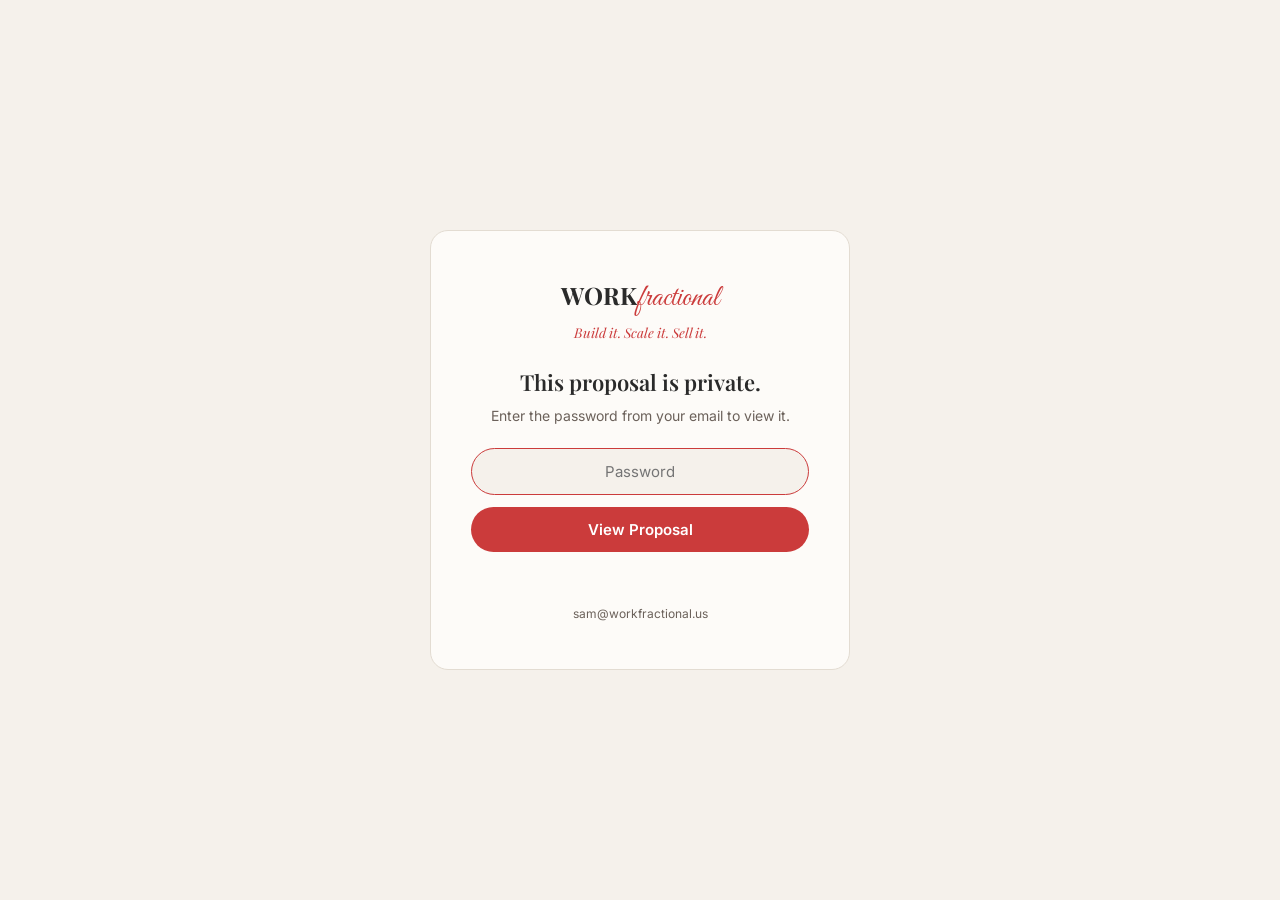
<file: proposals/spark-business-consulting/index.html>
<!DOCTYPE html>
<html lang="en"><head><meta charset="UTF-8">
<meta name="robots" content="noindex, nofollow">
<meta name="viewport" content="width=device-width, initial-scale=1.0">
<title>Proposal | WORKfractional</title>
<link rel="preconnect" href="https://fonts.googleapis.com">
<link href="https://fonts.googleapis.com/css2?family=Playfair+Display:ital,wght@0,600;0,700;1,600&family=Inter:wght@400;500;600&family=Great+Vibes&display=swap" rel="stylesheet">
<style>
:root{--cream:#F5F1EB;--ink:#2A2A2A;--warm:#6B615A;--red:#CB3B3B;--red-dark:#A82F2F;--card:#FDFBF8;--line:#E3DCD2}
*{margin:0;padding:0;box-sizing:border-box}
body{background:var(--cream);color:var(--warm);font-family:'Inter',sans-serif;min-height:100vh;display:flex;align-items:center;justify-content:center;padding:24px}
.lock{background:var(--card);border:1px solid var(--line);border-radius:18px;padding:48px 40px;max-width:420px;width:100%;text-align:center}
.wordmark{font-family:'Playfair Display',serif;font-weight:700;font-size:24px;color:var(--ink)}
.wordmark .script{font-family:'Great Vibes',cursive;color:var(--red);font-weight:400;font-size:30px;margin-left:1px}
.tag{font-family:'Playfair Display',serif;font-style:italic;color:var(--red);font-size:13.5px;margin:6px 0 26px}
h1{font-family:'Playfair Display',serif;color:var(--ink);font-size:22px;font-weight:600;margin-bottom:8px}
p{font-size:14px;line-height:1.55;margin-bottom:22px}
input{width:100%;padding:13px 16px;border:1px solid var(--line);border-radius:100px;font-family:'Inter',sans-serif;font-size:15px;text-align:center;background:var(--cream);color:var(--ink);outline:none}
input:focus{border-color:var(--red)}
button{width:100%;margin-top:12px;background:var(--red);color:#fff;border:none;font-weight:600;font-family:'Inter',sans-serif;font-size:15px;padding:13px 26px;border-radius:100px;cursor:pointer;transition:background .15s}
button:hover{background:var(--red-dark)}
.err{color:var(--red-dark);font-size:13px;margin-top:12px;min-height:18px}
.foot{margin-top:24px;font-size:12px;color:var(--warm)}
</style></head><body>
<div class="lock">
<div class="wordmark">WORK<span class="script">fractional</span></div>
<div class="tag">Build it. Scale it. Sell it.</div>
<h1>This proposal is private.</h1>
<p>Enter the password from your email to view it.</p>
<input type="password" id="pw" placeholder="Password" autofocus>
<button id="go">View Proposal</button>
<div class="err" id="err"></div>
<div class="foot">sam@workfractional.us</div>
</div>
<script>
const SALT="QrR8nzRSfyxRvBtL/ib6vg==", IV="kDq+YEPhqZJhYOLw", CT="YD99hM4fsbxhAlWVEn5gtJrNhtgzgPq+g/zJSRRTnlDFTOrCRojb2XcaQfmOdh3eehKKIBHMlI0vydGmNnulJPMKpQPM5IJ3CHt2m56KRNboLg7CkGde79mGvxgO/SUwhmTda+Yco9cVWbaO/XNTPDkgVtOWPJ0U4EI3mldR72e/WZBRJR4cB/1sWIxItMBDog2vOEp80edpsWn7ka/T8zOvp/HLlANkNl1uDvQ2FWfi8tNn6Z1VHvVo6P85PNFh/tTFtQu6cWctTO+oHQSUSY0d4SLfJDFA1zqK0VNaJOIF8A65caYJ/CXsC66qqjrnLQxnMx8pldiABrWRMYx0IntyuY+ddWzDpLTLrJGiZUalHeVhI+CHKDfzknulSdXZK+paXveGu+e9eYrEsfMNi/30Muewd3OWEAiv903KWkxNQx3RIukhUBjsVjMf7YUNLB4fmjRoUxBv8iz8g/Y9tj1m+7Su+vVWa6zCKC/l4s5GCY6ifyhRtDjvN8D1TsrRhgKkdE2Lq6zYHBDCtu0Su2j1jvBVWQpmpABvT5BJz2gfbpwlcH/Hy9eF5FJs0DEYHIgbytRaSpO+Flsq1xBu0MJhVOvu7938GfXTHAimPkMjiS07bNfvHAxYznRSzVSPzI+bg9Z1dZQS2M59MoXUm+8K545OcSw9yD5ESNi/DRqYA2Z/JFyUMhkduw/oLAhBpIPZWvgYzBGOYR2H6Okj154r+o1nZlmsCDoZ9DxjriFuSOLzx8N06z8c0Vodida6Z3ALZp2ECiORQn9O8DMDkHmWrT5b0O7FXJ668JtIFeYbyp8ADpBx3ssrfaVop9q/RsT6s5eBCJrxfS/rdlt+Bpvq5MLdSBmCdMg3Ev3RdulH9CqxiOtj2qqZsxkqrTxYRtidAeChNnllEVJZ/a8Gh02f5j7dxVLdsAQIezGlePfz+Zcesu6yc843ZUxLwffNvcbzQQVtLUW7z3P68+TgQxSDdWpt8CWm61/UL3GyuDKTU+6tE++DOuyhI/SMQ8UyGxH7iSZPZgSURoGduWPo8E8/y0Wl1KKDN6vgl6r3aTs098OhR+rAF2dug/Zg4xty8oitJ4ewypD6ABcsUqRuB7C/OIMLrQAMBkskLxBN5Kqf0pn7eMcKYYqM4N/[base64]/PQ3w8UQTKmtPlJvv/oma0MLpVNm1rEayMW9iC6Z7qmHJOTb7sVuTHG6cdSr1doWZspyykJDSiO83lXa+DJT14LzDf9w/wpyCqFGAkgLC4uUzY2dSs3avOtxxR92AZkuA7o7biQ+8ddI6GNPrjrUtyxh2B/DJL9kna8IUJUqXvZsP7MsIu38wlh8kFLsvNyk4jEklS8l3boOVUq3nP+Co96QZpv3IJzl+uYYiEQtwBXGsuWd7EC9x9vOsj5aVKLolzd3/aIyiTeub7CdskLXJjuJbVnrb5IxbcU4tJjvk8KV8wUqTn6eeUXZkuiSUE7ujj34DudvkySWODpZbEKCb04L5KzLDW1koobHh3ZC0kK8vE1guKQlY0VYFKTXnu1sKBqbj3HK+Ci3me9XjY36nP2T8omwGXZ0/L8aSEipukd5ZQOLJAJzrlcvYyoN8I/QqMhJaZe8C1ITw+JHAPA0JnDMCxVg9crKlfsuZ/yJcqY0yr+I8pz5dzjDMk3GuMSXQeXAlp4GH1b0i4A/wX0lYSdIcdpTWrYOVKkp9bmfAHtfcQWo0Fr/MdIuuYMe8hAIsv0Y57YeB0wrZygAS/8Ik5hBORkStnPNayr6u5IOwQwHRmyUGo6Z4HjLPLWQKM6Dl5U6Y8UJwF9uuEjSQBignDF1kZ4X1UwIJMkEsbl2N5mJ9IZntphmyCS81qZAvesr/ULnJI9TCB08BCVNKavcqt+1MKS8yN1v18xgRupRTW7oqWmGnC34wbzB3+xiZ8l6AkQKpaYrccQ6qRKjUw6L5MQ7lFgN4Qf7Hp+FrwFlS8PSt1xjZFcMCkwTHcWpb5YLm0q3i98foAN7bSeZu198rtyUGpKPn+Rzg8fHrvm4LjNalst82XGum6sras6bjW3bqPS/HBNCnGwKVShHW6zBkwsZVkZt4M0EVRRIgc+cgda+W+6/1vgt7OOQcLhj5xX2AYGyi7vmFkpJaZxFHr1J5ZGlU1CFcRDZsn6I93jkJxfSUbPz+S+VuYKvo1b1w/qqdnGhKs2KCCb/UDUF/081LeBqeUHmMAvOZr6Hogj4hV0ENlOM/jdyWo02VqoO/EWARz4egDrcnoNPgqlJRjoeZTdBbHCYmswwOUr6ZcKn0ZiQJD8xBzyRydWDnD6M5HyhNAsayMpRYzmSN8bHBH9JYI1DbiOTdEbbUP9PTdx0JP3DhLRqqBe6Vx3FIg3GzbUV1cOYvmlFSA2dy8zlRA1T9wfcStWHEHHdA69lg47OzqsDHIyXwX+mqYEOtYTE5BG/NJi2RziQh495FraV4IO+xlIrAuvS/kIhXYX5/uUIHo4Ahx5LIUkLw1bWYwLGUbu2HemCxbS791fjDJ/RStGaM8voy6sQtyRm+yBZmtTEA6tsE6jtQLFSEbxt9M+7W/wXy0XHX7Yt25rqlaboxKvEs2Kh2GHVouDLBhw4UXp5+3qk9XfKtiVpgJyHo4j0Px//4psGR7iabjaWRWGeZFTmp+M7CE6aNvHk3BU74yv6KorbEzA+vket0cSxUsI5eUOGv7pcHMvrNU/0GTd5eXR0iT3Vgohtbh5TcN+4nth3ypvaowR0XEhjaixQ/LyXYJWLJAHsxUawaBdDGSB1kFx3OUMdrLeYprJffaWwG5rqiuGoCLJV9LRnNeq0PleN1DX5MZH2f0Ci9Z1UndiQ/ns+820iOP9HbKbZSppHRBD6D88Fv/Fu1sPuUufQz6eFnsk0jksY70+iVL5YrUxpr3Fn/aHIYg3UQasKKUYR6tNF9niv9fTZcJq48ohCQhLt0FvMDBSfRVvqzoQBcSJVQubb91zIgyKAojzyo2VeN27blbvq4gY/B+fPITwH5aXPYvFEuTaJ7F6j+kkmZRYPvPdA2XB2bOJajUDFveFF/8IzyWxPVgyABRsfSoFH4Cr0de0WvIs2yRuh48tXzYg39HDL7Q5YxU2uDdxblTlar+KaGqKs5ovZ81/VkfkDxfK9RNFVbmX+th9v1JGJkow73SI8gFwpxZ7UkNgThclfgO/9O8YheCsv3NbAXm+3P4m4/8PKNlyKIIkF+hMpc2TAcvaR4ogkRDWen37sFQddejymlljblxQ80elwBALmu6W5mZ8Okwgb+UO09h03iGADRPF2/HgCl3ldF2ln+zc9SSEanm/pV5NpMM1HY9oT4zvnQUj7THOwdeMIR5JmpTbtG/kJ0GzpMH7mfp7rWAGOsC5LKVxjRDn+HbGiUwqKUKHkltIhtf4R64s2w9VmyI3xQOjnji4o60lnDgARThxureIlyDxmv3S/QkcgdhqdPNG7cCLbfoyMjzHkL0xzKHsOdoeRhud6Gm7Rdf633z5tEBRD8MbG/Nz03vpUJkg+noQ29TOD4ubvRyv9/eJ0omW2jrzJjM1aRkm6QrXbhXRxyxbnMnhK+XRZmHql3v3dEVbq7c48Xry4v3TSlWLGoz740cBESILaK2vS/FE0MOZw48V2uPOfvYA2QSXt1wN39M5jORiHgu2JDz8i3M4iZ1bk89EKdOvtd6bJi30G70etURUwqHdCWOHiqu8bg4sybXPiq4pk0tAKT3yUqj2S3o20uZRpyOo/OpXTjWUmVTE+NB6S7mpfzkS8ADNFkmpVGSasrnmgR+mL4lUhWDXRTWmkEH0T4/Icd+buqIq5jNeTYXnVKlz0lOTeh/oji6eAHjJovYH2iltB0dwf20a/tNr80f86+LEuF73ueOS88ODkmaa3+Fu1Hq4hrk6GUM9j0+iXKTCEU14bgZz+HoaI6xrA3dRc0Ug0UKx9+rlTXwK5ToXCAqZd7wiu3SViYEtMJVPndPZx196EDqkyLXKRM24RNcqjE3YXQ2lXbZxJv/kTDB5sHyBHgOeXMGlCvQX/WUY/b/0bPU2Gv47mNXFjvZLLi2Z2sQPUN2v9w0jM6yC3ouH7dz8AGWXSn3ze7KK4TcPIUFcoReHcLNtfK+M+My+/i9yXt87M04C0JJ3uwzbvEw0jsm5hrJ5gD70DojTAzglBQHeQSLWH298BJQeKrjlGBpeSiJhLIkV5eXjklGCq/kNazjkPATi3n4Ulgb49TvgUjqvfb7XglMReiJSl+QMEsYWDFIS3Wyu9PXA/h52aZHri1cZ3vSLL49oMta4fa+Mlmo6SkXZXa24BtdEPO7trydASERooPX8mVyFv4CdfzVzTDnpTaYTD27jSxWPVFINflXgOAixKW42pL/Tcg8Sq08bxGZjykE7/C6HV/cv4tMiQoMSuRimQXXOBLnENIhnhihC8kB8rgUJR3w0jx4rQ96x62JmLdmDKYnBFcd/RqWhkYcyvLIU6D+HPaQclAqqlzNc1EhkwhsPU32Ny/6Xw572GvPlQ6imWh7egQXM/tfuSyBnSWGVxPoJJs/zWNSc7QpAp6McfC/4H+cKCtkrWknDUngnbpGGgHMMqKI96RNvrOQPCBh7R8QPJzjK6TGcSfxcqhTcFskSnb+MGDyICyuzQA59FBNX/ybkraf3V4Ce49AKMSLCh2eh/7g8+KZae4xCG7ozqquFsVUIlFz72lL4Opt4Rf/WEKbP21VNZnSLlLeU6qsZpTL/r+iKfJ81SFO4kikv6FMzmWvYK1ka6+U/s8fnMWj0NSAr4AAIAa6vZh+vUJNbAoUmu2Fqzm5uDg76zxR8sQWwUInK/4E70NgDuoxskVf6dNXb+7l+B7yewSqhUxp6ITpxjMxy+N0MN/JxPT48V6bc+g/iJabgi3Yws9f8xd6sfL1dYPMbP6cz6sBfuk+B0ockhM/i1uA7EIQFKVL5lUlUpfolF5Yf8BjXR0fzLJ7m5BXoYMBfq0hJj6/uA9BCsUdGXe7ROYjgUrJrZOaoFN6OzxoTNhgtCHuVKwOvvbj/Ug+FyMxF83h/w8QqkE6GKBoQIbIanmS0gT00i4DpKNyY6a/eOZQiPpA5Qdv4VwcmENKxF0+V7wEt2PNecKvCls19RsQMHHrnRfagU8F7ETSxrt9/QiZqMXbOeLj42VCyPStv1si/vFwChTw0X9GH7qRj9RBFWfTqVx2yexdY7dscSZnWSe5RHRrNLADMSDAzY6AXZmjKl3fcxl2fSEjByalCVEqCdBdPoF525rgrLwLtY3YltIV1S6h54pJe5Mz0Afh72MEDf7qkP2U5LgfMALADLi3V6thkX1JcfZHYFK36MGxrOK0MuIVe1yyZdc+EoJa/52X4zODW7CTaPwYwzqlEqU2IEWS/klAca3kLMMcC5w6TWTz1yyKTgqoZOgAyfmlKp//a9E+hStz+NmLj8qfjTGjSKHJcwAk6huu3m50ZiYq4Gual14trqEc+0okHkNks9Iw9tx1c2pzG7XqtEv4ZmjKjPOUTrMUj+RZqa9aw2yVR/xZg1T0/DVlWWTrxDcTV/XujI+vl6wnV7ADVsWS9FLS7wqahRRicF6goHMuRWXlb7Rw0kvBMxpwNTIMI+fVtdUHj8k6CzJ4R/ng4cduA8xb5vREnkLpk/yUWraQXfY5RJ6Ze2uUZYinS0pWCgDiqmQUcLGlM66yQWlL22y/fjjG0RkeZkfF45wZO4Zol4tL7nRAE1dMfqX5cNfZAgOhwvYCzIYORSq0bXhWZoyUGX6Qr8c1z5Q8bDLdQ0Ygo3eI7XiXiwrTjp+xJmu55nyV7wWVGXXhhMboxCgxF1frpTUVDAu1P8HWy2+bPBy7xg/zbY5E2ZGVWZ8HqFLoolpjCZem3fUGEIuxr7NrRWoU0VJ8fk6MrlXtw1RNPbxOA31Afjlutyuure9sKFsDAEryC0IZQCLAX/zdKklI30cw3t3XY5G4hViRLS5mkVhdsa4Xkyu3Htg/u6jNduEfaICC1uviI90quF04AEH7MvUZYQgbibdFEhI2rc2uNl55IA9hkAzaEunhChJ7ZNWorWNJuwW0N0pQEN936/jncCfCVqR8IqHFfcmacB6RW3Eg258k4sfqkM1kLYG26L2r/BAXXhR/ufK1gYFg8fGFNU8tq0eGPNWBmmS3Ql+YKJhGwTBugjakLwh9o8ePnol49hy2FjZOZZWjYNBCMl5G9S8Ygwy8/ChKgM3Tp1uZ6Mi1F1jWi8atJ8+gYBIocea72JcKaKxgEnqlfy5V8Fjtqx+d3aErwBiW57O/92Y3jl1wD0TNIRiDT/VM6D7at7tWAw5tqnngE9Dk4dAHDKh3n1DycQEEypo3jLNzqu/FccM8Qo+zRIq+1C3o82Z3nEKEiyn8UB5rlCcC47enTLQn57PiO/QKEtqdwiVW+ziuXc+8f2NVKiMaDaZojD0dkBIbbymBhhPKlZvxGzhZQ01+zq46eMXIELnk5XubyOMkopUomNJAklXartyFGlMTlHJFcC0l2B5jzkcGhbdZlbsp4xjPkDz4/FbvlPFWRj4myi5rPXyaQR1Nm5DK/FYdIePIGnGr4qa2P/ldvLoTo61IwmarIFpih2VJD8OyPYL+gvUUXebQxkUJX6Viqkqz8TM78yOslMIvrOr7A+jLtSfmkZTZe5wlQDV9AA3tsNvV2UEaR4f8G2GDDKoPv+c5Acebxb+3nFJ0TG4VNign1WJPEWv9titH98hL6dToH+tYEORIRr9/cbtFa3YTp41xZFb20USNruJEW2O+LkRbobTgxVjijlP5k5xPPbHNgrn1vvdsK2qjhlx1DznwIkWTyuCNF/9sIFTBNmSDH/MJUDxcGVdok2yZSemjKCsWfq0Vj4YCt5fBSmxhfzW/[base64]/ZaoOdvH6NAukylNIGWcu+d9nlhmQYyu3vGjWSyxz+V9XM+gPUvvIO1+dKrGv1xDOjn7KzpDxjy/5BpuAYNWEaOofsXZ4NvX506AKHePAAmk1RBRKMWUdOXo/BLXJ4ZUe80TTLPZnGohoHKc4ErfaTUywx7x1Kd/8eF7Y6Bh64HH4XKDfKsELEt755vNIHTN0ltBPja2lRvAN+PamvmXd5swZ+3aQ2fXVlDXR1kPXli7+818roA7oB9HjJ59CsA9mZSjf/CDyT8aw5Mqjhx3pcfNbUwtv1RKQjjR+IwblUBEDG4RpnZxuQBNjlZvnVirHcxqyYHG9QAmF+jVfCPw9Vfxb6+wZnXMZmkgSPSBd26sT7mSpicFpwa6S08oxQjfCIGbJbz/3zyoZD46EpbGwGW5//9hpZTjeKPjaXBkeADp2C4mnk0l7oAI9EC7sBqrM1SICQZMdmDZLKK6kCSi9g6+Jx31O005Sx87ENRRHCTkJL22LEJ+N+bBshTVolJ7QlK/4BSh0+uVBX/Jwea6SdbCdXp3fjs7cOZUOjJj/K7VSzy/i8WVNJwvm4x+J34Bq1AUaMJFyg8eB70BfC28Cp72Q8TUXN4J1NTE30gNqz3nkElPalexXFWVHUMTPdqvsxROGnB2cnKaFOV0guD9ldcWQ46TZFKAUBSkJJDfpMMiWz2tTvVSuKHxPh0L6kCrKblTUuGaS2uAH5di3vPVQ2OoZpy/657k8hzNNrw8R/Hqs+iVJkBhTX66PTywCU9eDykAxl+NeMlufrO2mGjitMXAhEuLZkC02XIiM7ixp9SjQhPBOS09OBq6EKDB4YehFidpDGDG8QrFXDp4JgqlhV/o3J0tCDhpzqPnc52TYS7+bnwJ5nFi8fcQf6fhJctFWweTx/POoophmQ58X6Ft5oMIW+GI08hw1B9kW7vAWJVH/tMPJ5tF0+FvtYDmVc+p5hh6I5eqH/DkXacWQVpJJzwkZTiGyWwmxyo6ASFn5ezgUH7iAM7fuFqywnKUk53tQur5kFWuni1K1vqPB6ep26n3U0eS5Vl6/[base64]/6VYCfmXkeJtnB02pwF0Eb/KX6KbYDbKnfQLP5SetElWjvl915mL591nO7fD6LwGIkwKrJQBqr3Vj2BXZPiHNCQBuHXJbrOLHoSGrOaBKBBUfQcMf/0PdLagb/RkMYVgJJP7prjS7mpxSWe9FkfdpktB84oATWwGgPBvUfmmkYdDmclJiNK4CfYcOlKBn44fMYVmxYBP/+AU3bU1a9fc6rPm9hHfVKTUTttW3dGzp61nRiH17LMUWzRSp7AczeMMXahXmy1HVcGJwyxwGpYTjxGVRE0N7E0Be+/4qzWFBJ01HnC9r24NaAdeZleqEBeckbZMIVI3QdDv+rtedhGS5uhL57HuLQn4wHZArEk/MqBhZ8HMAm0hvb/DXfLjo0SkJQrE9Zp6yb4+ZIGVlIRa/YQCBDDjVTz6GXk+Vd84gOmI58x/khbn896WeWsUI+XrPChWWwr/fZk4H2y0ABhqPiZwj1rWIBTu4q7i0UiYlXkLbA55+m24cH6OHq5/RYZ+f/tPpi/95+KUtLFavdWxNDTuPa/KfPK0qd0LKN/jFNgSjR7o6VMeYTn7st0weIdky2Lll36F8K6WvNy2P+yuN0DhJWa2GOIUkFbkKrcs5s7ncxRHRNtJ4jW0zjIeRnMuCk7ky0bDwwamEq00k8cDA7TbqheMMjwyCQoHhuSxBpUwQp1O4Cb3qaj4ZShTmvI19/3qMgOdN4bCyDlxvnXHM8ch+EEVwM/7jtvM8/AfyUFI1c6jYQTlNaz5fD2/R/[base64]/WfsRVEc+kSHFpKhTbaLjR8/4OOEDFdL772Hm4n1pgZIJjc9VFD2HrmjNYisVW9S67dWurFgFXM8UhN3DtUk8YYeg0u2BUS2Jfqg0WatLNWtbEPwzuQvCWpLKH0+hohUfpQX3aQqjxgYj0QmS8nhIdXo8tFYg+NiCe8xDeb77GeD3sLOZ0Sqx4U/RZAHffCsISyGz5egXdWKCEKGsGDJJuNG8SXOZw9rOPEsg+GrdG4uywv37sfcuD+tqX1EyZChjceTS7/2eqOIM0Isv1iphZ77ai1puFK8tlcHaSHU+j/Vsp3A5Sqj1VOMxI5Hdv7tcDWUJtH6zYNGk6x4fSS3OwkETfVRzpMB1/sYWWzsWIGfGppciuzmH7ic7GEp8YY8eBCj5nDUl8M+8V3UOwwPYEKj6zZHafdF4JKJuqI27tHXKNjJBCHv2Ej4FXcE1D2jAU36f2jhYPrfFmYcjYC0nryrQhpXcYKkRP/uA0dM7PfjyNRb2QJoMVA7Q9p2PJKi7HW8dBzuHWvNWZ4CIlv/aHqqisUZM/rzuPhmsqb1qPSbRHyamRUwneo3X6MCrJGqrmCSSufAVHEp2bgutmnVrAAUOjWbdYqUE7EE08SZPHAhgAR4SUD7R3fHWL0Uw/yGuw2VeTOwSAQyaZnD/lWXCCRr7EguReXyY9c/KBFXvQQpPv4ZVAJc7DlkOC5Xn7SKtV68xum5nN3B+S3y3Oazz8A1G+szrWi7hXezeclkChSWC6UAJMph3TudfEABiQHCjIo7CW100ZfSQubSfcziFVVWzc4NB01Y/Tcb+FiZFhup0vFAjdOgWCvmzvpkJbD87WHrcOHNdQRxF2YOLOysZbnIlxgYVdtVsv/zVQ++TwFphQjL7z5wv2rUe282gZeFnV1+nnHCJ+Dc9K3npmrV03AmSjydkwi6Nrp7gX5akrCCKxYBxv08UWiYCkTykvXSObOlk1lsjai+zdNfUTo5mqtzbz1JXMUgDBo0JU6kdgh/yNRlWFivYTQ4ix2gv5ZGFaHb7nf2H7tCP167j87m/sD2NvGJniukFZrlxPgjr0tbYPgMXOf1cxC9M7yqRO5QD92s34+BvzZm+K9oR403rWug3Rl8ilN+GwYy1N+AWytoOSk5xKk9mNPuLPyRUt5sDlFhfc2MgZy+J6Vpo4ZGjXGOiKWbcHBMEBiEcaSIOPmS/1OubH8TGjDHyv2T0aqNG6YfiFneFKdewledAO/YHGsZJ0JX2BU7l5NHMwXgzaxoj+eOFqbyNFYFqdBLLRYRYqILv/K/IpfAgb4Jysh0WwP/[base64]/b2OhErns72COeGodKO3T8Pd+TpGMI3iZHy7IAtU3lZcINqoDExJyzNgWSClzn8QF74YYH070tYmnN4AVt2ShnHMEEhnNiiPbTulnU7fUPy24Ks8uHr7kbD3hAKL75JkCtW2bTB+5SuVRgS/IVP8GrSy2BCJcnTR1YxdNyk66IS/r8Ky3gSzVtRHF9cksSrsiV+uw+AMi7qx4pU7tgLNaX1JK0wV/mIZcx40sXd1/qR0FFRATBYx0ZDlyMoaDbUxeDccWwufuexBdVfyG0DtYwfK6KenGiyTuT3XHzjXf0bdD3HUSChYrk/dW8IPowaPYTv7bNwX1RG8M/iS3VjFEibDwc9/sQ2AxMPZuRSklPC+B73PsaVGskH/BF5Kes/9jJbmkMgKo/2pp77iNb/U1xKZlGZ2c9xtuVd8U8mpKn8lL7pC0AGeHdlz4ao09ORmBxpOI+WxMIQhScNG2riz/7NvYIFCDtkPaNaNm0OQX+MSVGO+yMGeqWdM+7XbhYYBXXSfl9eBmkYxlfhzpcqsny2Dpn30lfQMxPGKNLFgmH2Irp5xI8k1f8gaEFV3LTTnSkj1rj4PvyjvJMOnYU0e/KRTqyvSNHzmxotSr0bFeoyjBzpl8DV4IYZHicSG93clfdXf5t193mBNQpoexn0eyv9EayIT0Ama7oZ3o0aKK8y8Ow3qt2IQL8E7Vg8XfW0k4QTa7V2TLpcnXAmIs0zWmcunRxqqGNI7ob5d/dR2esG0fSno/He4KyT3sPW2UeoQWcboHdQnmskP3Oo8K3H5T5BVYu4t+bKTd+aMwY4jL7F9FIQItbbfH+hMo0WQzEDIX9Mi4O2TZ8FFKLJ3grOurTqBR6jIMIxGghQ+RefKj8K6+fayje5UmgkCoaUfi3cgvZlPgIJ5gP0R83tGZodGFFk+U2cU/7dxQ2PXWz7e/sMPi/ub2NGsDt6eRq6K1BpIFGuOCw0KNoQlSuUrLIsnhuVISP7RhgsMSL8QhyEWMcqVx+exZFO/0o6fx1XZ/AjAToMQGsRveweRmgbcASI9Q/2uncFC6XFeYbUgOD0oK/Td60XnAEV1BYcNtzSs2QsA2gdlI2dCsPv7sW9B/50swFdcDHwuHQXHKTwiodHY7w/HJHWJeueWWB2/KlEBqjAnYFQiG6jQFJvKAGi/1urYyDRMpn3a0U07jmfUWmBIN6LeIoxYI2ku4EDQYnDN+gFQdsoHgpcjZPUsJgVo/BBGOAXZRZYA3K9pVBKavUU5G3KQsVdZcoKjxouL+UyZQxBarV2S0Kg1V9iKvdq4piZ2oY0vZzrrmbN271a2D9zgIbpJD9WMVoM2ipwiqD5A6QRWHzGkPllTLFzBS09PXkLGZ3ELlkGY4blsX7EYjj13/jQp8wjC59OZ6sWF5VA08hdBYlgjU5ATBvmH9sYUvV9jFD5LVeteOYYmAbggdLmkxY5OWv1Y1o17NhV2W6mlGTkgRoyVGLU6Qv1mocPgAskAhHedtYExB4m3tIb+axMi739cWEn53FbFHkNS6cYkLfZV9lj6sfxlRTc9zNHFKpHys/tDcjzrpV24/btj9+/MBNs89l/Df3J8eBmoVaC2y2t0EfclsytfnEK7Xo9HLdXCJrLssD4uDS0/jSCE2DBMeABxxmI0zxFcDEflxDaSkS3bPrgQMLNv2zHX6Eg0Ian24oH3q9oH9CAr7EehXHXAs+0no5e1pcsQh0lOGZblyuJsmFKFdvFWHJLi7AFPerMlIyL4cqvTTeuIbEf1L0+/B9zj53qL2CgK95r+o0RgBhXGwFCLMOWHoSV/[base64]/LLqGDMkvPj0vhc18oME2dsxqNp7vwnfPjNaXs52Fx5EamGic+0P+9yUfZc2Wzr2ZejgenAvY7PIHNXRoW3sxLkbz35gm/IKgye6h4AlqVArIKgeJ+F2V3/ls7WLdHQQ7f3efhtwXpi+oiBoObqYuN/LnQzT6wIrIZI0TGW6ZIui1COwa28d9dqbgZmw+AwuXoJMBHWTvXz8ypaTCg21xLGNZRdGCj1f4uCPDVmUxfplSxeKe3bpLoLXHbm8yJgQYI+lN4BW6SQc2lkB5X3g5WZG2KRUTF78s50XSR+CfzlwhC5g/SL9/dlkwOMnPbQmOel7FmOka806yijnjVCDzqtnRhCw/Xs5VzVcu07Gvro29pReCZgWcqhIda5xc7tSGERcRYbaRAWbvQwTY/Hf1Lt/tUO9xR1F43af3OZhgtUXy/zVIozvkf42sw9F3y79JxIWsVyKqwejR2hI/CDk05Itar+SdQDD/sf/h2ou91ppj/nSSIrpd2XHwK8cXF0iYt+kANarNw8eiJacHCaKoifs8tRymSU2SKbgiKxC3PkQvxEo1PNZAKuIEquy1woTAFRsp09XyY0iaOs/kshtXCZP0oq/rO0U6LpcD8nYNmjLZH379NTYFR65MbU7Tz4hj/lEqc5N6uqAWM+hv0Ky9SdI1wYXSbKfi5P4M0uu8BKVVn2/CsiEZpaLoCiJmEJlZvj4BcpFZMXK/[base64]/WkGvlZkWPWl8IqbV7mOQ0EGs7OlshMEBqMNtMYz6RjEBB92psLCK7sEBsMkJM/61oZ/tk7NHRDjmEYZfsNt/BkYSqGuJj1kIloBCMTIckqFRhMFAi4kWi8AGIDzC5F3Vv8LW35jVJ7YMoezvU5evVTwf1FKfTr5UpCowM9jljZw/eMc7I1+w7DKQTQrAHD2qavVpWzufkc2rIQHpLimzBei62VxVbUkJEFBtTYrzXy/2CPFWSXhSnUms0YFaIJ5K5OTKeziLuPuBh/cgHmbObrYu6sM432ZpCES9x48V31jO4uGBTgxikEwvCV96hmf8JwVX4fqPLMkLQ3Zfq5jH/ESXXtHcB9yS+F/VVxvLdkt4ArgGM9fN/TEPbvtwbl57HbBZXDw2vOI4zt0Op9NWEAV045HBPsbeuoOMIDjwMxQAGQMjgyTqcGQhZvtHOQwV19ehcZvpnhSQbla8anC4cTZV5eLRc1eBN79lUz9X2wm5QxDCW4Wcr1GtajMtYIKLsSDgtIZJOcfZJZPQVohQoX+o4RkRkPNqwUsfRNkj2OI2/n4fV/ksYuoAeeeaCmcvqG+ly2vLqqm4UZZOtL1nr+WyYsi6wEa8KQQVGhhm60Ulxkbvp0g8SMPEzI6zw+jqtMp5/aBoa/+PiJ4vKAS0BDLfhmEf7cvJy7w7wez8qtKwYTasCOI2WRf2csIy0T7a1w0qTq2pHtASwpcnffJBx0dDKTeQMnaVbwvcNGWcwZPm4vQFTDBdfoOQISPGAyFEdeDBJbjhW4+BuUfRl6A3sx4njthAVbCJzRzV8+teUnR3QDdyN/fejGWwBTeBYQoKLgI96eIzH8RepRM0sXcRqi+rIsJ55w3KJsmZsm6WGpHkorCA5nY+JZGHOY5B3eDLM5fRuvqMnTQCQT5PuRtHGTkXSj1uWbzjuMpfEK7SRdlNLyRVbQhmofUrnfM8zgh1K5gpE2+1fLtEObgT4lvI6dcVNkGS65eQ+yKdDuOXhGyqwk/n/5yNY0quMI9xeThLSV1mhOYS4Pks9mQNY+KSYLWuKA/iAWyaMOQ1gQ4sYfzBVTNy30jMBi0yI0gDUMIPvF8v6qoSjGq85d2XKnbMXpg5Fz1j7j9jmmqt7WHMTFOVrlduEwVzbUfGiGjJwIGkfOvI1qYdgcxYZfXuq88+9RH9ww+CMYMxuVzpAHgRaZIGTvqDtQSqZrSAcX+BPRFJd6tgeW/wSaIh3GgeyfPt1fnoZKQHYxpXqvgkQZeEzXuriFBve3YMTfJFAEhufxubCe4gYYJftqqN48azey8W13+l04//MqpoO2wiWwp+zBPwGjU7qxcUVrtHpVoKCi+F/TTCZd7U3QkYobG9CWRdsHw6+4TffIbxI1/0d3gfUHIrOTKWS8bbmu4ohu1jnV8NiG8HbCKs5SVqdtznsQflznxRhrc26uploOdm3dIXFT1ifnEavbcVNjOMfBXdEn6Ft2s524i9nMVs1yUI+/LYRbPmeZNkW+IQSHytuTJq3D8/rIJXbEOxiAcmsv4kCQR0mXMu9KapFd5fb9wjXpwYXPTbmiCbQXKSaSMopGXMFJQYizIP9VuWxV8qWtMwluDZKXwmAkIwcqLVhge+ui396neR5TNw3fFkUaY/[base64]/o13ZCoZVwIae14sQcp6s+YSPFGp0XwxTz72sAECD+nOAgN3Od3Tq/FSxU6wQ8Y/hqzeUzpFgQaMNQxlWUZPnbtMQd68mZ/7pIkhPQ9fhIdLXIdz+K8A61vz2QCO2nI6rRq/ojo90IMP//79yPIQeNgr94+5sk9u7SN0rJ+snJs4z9brOt5cnhxthyfy5g7PHEF4Y7NSXuwlFXtKQaoY5+rczucGgzLEjlW8dft4Fn7svraxH8lzoPxdeDIYG4tP11vGf1mAiz8rCR/B+/CEjrMkUcbDw7h1v/t6upEFu1LPimpSYj9r9FXhooRqQAr1OhZLPOzJlF4Hn5Tzl5y0hAHmsBMrTqXJ+2uVei0X40lCAUdfECtQw+Xl99j3Q2kzWTR49wpx2SG5KWa49Sb7OGhRRQGqHq7IDLXR16YkD/qu4A/[base64]/ncOkuJ1zTtc+1lhWaon0/SnYkX2BaHM1BRQGv8EmZui8hkndPsVpHf4pUO/6a5SON86ePKmn+fqXAJ9IwiOshzyKTNg0xeUNtPFLWqm4Vp2zphTj1on0FaA245B1G8++BjDtfyo4zsVIL/n/Ysv3qSBoF5/sWS9RRkSiS7UHf05pthQElH4lMSRKSkihodK1HZelWad/TSzorGdfrbGbmzYVozANbZoC4NGQyGLiEY7Q2XrY1bzFYtS/K1sCf8wW7tNYypknW7QZ5CsBZdY3javM/nQugyxALljzkojilfDtj+R/qF1mgyqXRnYx1pGoO8fjKYqxhqVky9JfQh6mmoQ+H0WJ/KP3zXoMf+uEaxh+5MbwzhRLvHoLYZUw3xHPqX+Q7UE9JGKr/5LL9w95vB61B+lvZ+Snhj7JjFiUmIN0Gp+JJrIjoLu3TZTaHfZFMQ9eAaY+NeA++CB1phSvfIDlElGVAWDcj1hsN41fL3ttQZ4MNDUQukS/Yuzk1C0y2vpHEaKJ7g7/l8ObmPMEQME55b7A3hRsX1ro4h2Ff5YN4aKvFUqwtsViFSeFAsP9XBptumVaklbgd5+Q15f//7LyoazgRfhJWuAX7TinFZH4iEIy7yK/RzdulbDzoN5H63JZscRtX50RJUMqT9Je7cvwwBgeK4Rp6mY0+BEupGK54S4nscAYQsZPcQW0uKx8TT3gn2fsKCyOSTCD/1w6rSjdvX2SLhDJAZyTym5lmtaRZt/IN5VASo7krKmQTqmd5nDTzYpDB7ko9aj7H+2oYBepdz7L1fJ5fMRjiuLniyLNaCTZjOa3iIGt6W8oYRp+3xJvC+I1Plozj2ZdOSEC4sQnwax33paIL4kF3GeAjvuDcJsasUH22CdpidnL4zwoV4BlbZYYCgzg4F8idi0/5q/HYLdL7szFoYd5UFYcSCb3Vl6CqB8pGmNMoSeW/F72DRKftpL592CSREKCp7DumCJQJ8QeVbj3VtGrObucZzd7vTir36Eij9yCyTZL2fjXF4aQl0crRmLnxUie/m2YPxqvl9c8WU4xicP8jlCuU4nto1GYqKjWuaZvdks3mwVBNz9DdoAkiKP6n0Su7K5nzSpdmb+cq2aYsHQ12yd3okT/CM6ez67zeNCDkoobLITbi1nQjFM3CAPK8AIooOF/44f8JN3HkCLwmM/JrFdYWa23lMGDXn78tvHWiL4ZnEBg3KQhltfLuMGghBXBTxVvM9PoCtKok+zneN108VXGv338bM+b3OzhLsAFuDNh7VAaxJeNgwGO//dUXdcFbwliAeXtyOW0szC9nknxTQnu2k47zbfx6XsY6ob2ANdjIR0DCulYBotjF7b7oB3Y/cV/a3/31LIFeOAajdECleD3Av1PrBjuhH/I/NHo6V1wdkdmnSQONWnZyWYWLOvG+p/igVtYLwaJg008KgCHaByphtsBE2VNoLFO1HcPHhv3ngtoZhamfmnE6Xx1I0yfiPHNf6bPI6dJM+XoYM+dMl7o/Hd2NvOAAdv2CpVyQL3UeKHmimiit4r7Pu8k3JxbCPzrVua1lR+jLhuH9LoB6E/GqP7ZhXhcgseg+dG2PrHfeEsxl6ihBWkOvRogHyTg2ppxzI2mU9j+Sgr8Goj/jONkXCGEOgGPXN4y6nnahZGlqCm0eerXA3dbp557BRv7k09EAq6AxUPYlDta3fktxocMzQXxczQmbc8odWpOwtzazbBhWxHb7OSESIHPSiPocIlElBGu9kymQ11ePVlOVcgLXCP4qQTbulOG/ZOWuZKJUrqBuPdmvid0ephfaIThFANgpUVcVb3kit8jQbzRuFhJBt6vP0brvdOoV3elKvrve6SeEH4Fcuu5ZwJRvKr2BBfpKu8CHUdHSUkFYH0/jhFmn4aLdCZbkrB8arzW6AKbNA+ubh/P/XpHDhSFgqqgeb21Z7wHJ/qXLAge398DUyEyOLABVap8zeSyLi/IsxF12PQayGMDBYOOwUSbuki39uyuWVnVtanXrJTWwXjv8rM3TNe6OGvw6NKxEIL21BvtjWpXaBDiNs/6dOHXhca7CNWfTKICJfctC0h0hlvX4po4JxQ0+JJjwA8j+FeGx98Y7qI3BEJhVqt4VXGA4PrSEZtuLKY2mSxuFeV+Ge40F5vSGiQt5sG6fcX3cYmVH/7uunWyXF7XFS+qnu3hQeIJID126olCmCgAG3HYPug75E6colxQR2/GoDca3OZnfPWdM1vOYGKEkApnaOn497HH1oihiMIPrMYSOk+2/[base64]/rWpRAgYQH1AQyjLG1nfef8UeGXDRSsCUq1mfHR7So67XSdNJQIJF/gaHdJ693WEfDPUP2vLZkhVIFwbCEalBR52wxqmWvQPGRc9KpzqQOFLPQv3E3PFzOY95ParJ2mGRAV8ZHRQEMdD1Lv35GNtdDAykZrJjFmbXt1tdJ+t6tOMBUNWncnyPFeTPCyfOh+Bs2g57QAM560drI0x2XCfqvMGyS1OICA/LFeDaaQUYOI/WxqNI8FFdSfSLYn7EvPu4+xUhATqfovTzPBRCcW3fJExsifBCRFQsaktpkJbAETiaBlXy9m2Wi247KJwkrWx4dw5krf2pDSJQR9BtJftIvIG9V6KpmgrDtm8M1SHKvR/qbTQzs3hGXsehGmShTjtTT8nB8xvbZ1lsrsUF9VG0TUFqMzVfWu2e41TM2nq+ghhU0qyyOT6gVRgy0KgdNR2g6oSBpTipcG9wq5fSvjCs233y9g2D1XzQ2xUXPkV+O341h3VFQQfehM8INwRG/PKt5v7gwV7QFgzq3YMGmTODKVwKXA8RzsaJYK30eXbp6J2FANMZSdbEyYTHTkYChYtsXss6ZnFcOeJZkznECMJ0wUlGFkZ9WlQZWKwRzYMDiVMIByiNOF59j5k/ZNjnGBneBpk6DdbPHiO2335ctwmCgWwIBHmNsbc9vC4GuGRSPHbJ0TY7bJiub+g4air+Hjd0lKvy/64E33Jmpfam2ySEBdSB74w48nmg7W3kvXYiMhZYcvWMdpGryjePfmlgreUiUsbHWj/VhejGzsLgFdw2Q1CqZlOwunSZE1anXuOolszOgCwyOkDM9mnynRr+ArCO1pwM2KJcYUhrhOJyM+Egf+hCb2WEF4ccI/76jhbzrm2dmjhOZrCOlqtKAVis018ONloGehABbSP0V0Xp9l8WxxdHGKVXjw+ykN2pp0Ps8aC69JXXTNrYn9By0ca8ZfZlb4+7nNEMG/ssb7jpV0Eng13eE36G4k+AO0Q5KASVPWWghgclhEtY+DnkjTKCwWgcnvlypi8XPGpUxMq645p0+71cr2t1x3ZMggnxNSrMxPhy1mBQOlPECx2gzW6NJ/+GaGSV/DkbV60mNXsQvN3j3oef9uFZSv6LT5traTPjFJr9vividX2a0SQmIZdmSApGFgEdsvNIeY5ihVs4rdePiVU/iJjG5/zerjB1swtu4HnL5Oba1g9zP/MLh5d2s/8SpRPVix2+UqgZ/9kOKhd5Wu103PYJY/JPpD4QjfNR/wL4xYB5hk/jYmD9OghF/m6dD6SGCEpFGbF0Zk6fXxRJUj/rY+3vbbmEwLv3zLTD+64ztubSxuEhDJNVLPCo/ANfe4znxounfiuHjt7Jm4F4w4fYbtsCnrSYIrNqn+F2a3O/TDVDKc30yrEvqTFHf3HdbqDRwLaY0y4/aavArgxOITACnUa33Rhmpee/xJk0K6s0GpxX7hwO4mez2bIDBnJoruFtE+LRNQbwPUXXXqfwO5Nm96v/dhyr75BFeUXqsKitIEjKRw1CJFWsSZKYX8U0VrhIqf1LCFqnSyp0s0jaXFkZoxTrFCVqKNQZfrwvSAgZ95EY9BQIRF7hcAtztKkpTaOb2NymYax4m0bQ5546V6k98LcilNwCPxwDU0IY9exB/U5+JCX9ZGwEHfnspwnHEOkH7Nk0+twOUtSDXV1fPvbL+x8tRq29n/F6UK9vDoeMw6ZxtdAh7Ua7qytFEKeMtgzfNveOTK8KMU/6u1JWPtuuuvSm8hCc4aeZ0y6zaey7iY7rc7ql+CUMYu/5iX24Nt1InvbWsX7TCwxzpQjU/9GskpG4LOkcfXwGOnK2T7orYQ0QAj/[base64]/Fn1Dzmhow4vHKW/xz4EMLH24ULCBCjjxVv2IexInPQNr/+8yIW6OTZWTj5AEZQj9HrpHQHH1uUjTeufV2uTHkD+myf9zQGlCxibAncAYHZAvASI/q2FMCm+CerQTaDNBxBwy/DsXyAC4UvD23fav/EZblL+WFUj8VofrKgMhew4L5ltDZVfLBf4ZUhJQ526O12/0b9fVxCirA1Qtf9o3Dk8aZV0Th5h5GwPx4H16wyoUymo8Ls0oet3tXG4EuP0V0HYwv1e2J0poGo0l/rZ3Ke/7vH6E5TH59lguMmATbXnlxcwD2yf4RLqJw1GlEYohN3HN2Bt7ZWlaM5yn45TN+fWbph/zrZ6XbPRXBq5F6KySyU8FeKJ0NQyM4WZFXbjj7uY1Sygy6qPBtL07TyoXQ1uhdVICl3Q2NJ98dLhohhRMjT21mpc2YhudQxuLwRluW/ldTldR/7s45b3dQfS20wVLQGn+CDsjQB6ARkOB7oOCT/l55bcfqjPKumpTy1XmqFqTZNYwzT2BrmpS6Pha4F/Pqn8UelKLVbXuFj4IGmpospapjUeMWRs2VOghK2efFeDImwZvg23JSkOwoTDWC9BOC4OsNahlH/cmz9vNSPGQxRCLOiPogxySMZMHQsJBMyqTRUglcecq7JgmRn/4KJcU2YLmVIggNb2/2HV7/sYUQ3rkBvqE5p/hy/HZv6MF7xN/hEs98iMVQn3ILMhnq87SXyuaeG7FY/mc6U1BMhAZS5ClkBxZkZZZ7F3TpFpJZ4KO7iALEIglRuqzv4GbXzAP0e4kSiQfTF5zbO38gHjnAtdV9rBTZb58qSNji+dBsA6iPLQ2QU06hPP0zedve5zXkaPkYVBm1zURnCgwI6ZmLLIjsXlrTZDp014ouraaPK4Yl/7dtgtDVsbuGDhntWoLHrq+GSaRrkb1dwIlw4QIvHzweF70+MMIOwG/9NQNYQg5Ybsqcl/4eTgb/ncl1DDdcTGoVauN7F+mv7RxsS6C2O7AADlujXtzMKhb3+zh0E8nRu5GA98QrLqny6f9gqJwOKlYQrBFK/+VpKtWErHfLNnLDfaijCHe/[base64]/H9DBo/shAvNx0TJwRR1ns4Y32FG0VFSCNiWchVjFciitw56vphDlcSK5Fq3TOxwODljEAUSugOw8R/Ap6m3gBalJCFbru1xXzUQ3Rh+JW/99AKBxehx1tyRdhA5LCIC/v+wFvkcERj4AXwIHFKFTDUo2bJkPM4J8YELrHhCJAyq86G30fe8g6yILpxluVg/dyVYHaEt1Z4D0Y3K+leRtO0mF+38Bxt/2pWcXXUoe/ew+qN54Ujj1ooc6EAb9d1s51JVdFQIIFQZuo87TziP+yMNm2Y696n11kEtSh8DllF0y8r/2RaCVvttpM7xJ01JEBzO1gBXdMigP/JKFMCAHEMXxqcX1TxII8yz03s6WsS5Cp/setjdnY9MyHwwcqw6qmCryiU236pyBx95vmbjhiOxRRwUFR/ObFRUAyt3FtXpdOxIX/fY7JcKzJurGSxK3APvmTCqTNZXutbTjCkiAeEz2bkJkmqEozx1/aHxn1npzMaHz8shWGSt3VL4jvwkRHr40X25oUGOFoSYf40J8+BU4c3OLFIbd8+ar/+3pOXF96nRuL3zESRWYPeCkhS9t6v+3KGvDWcV4J5JaDViOqvIvjNjNnpSeVkOdN6Pqy4UwAP5/P8A+va02qo1kHtDPVcxlV2xGkWtQ1rOcVNFwkv/dbJ00CdBuZpfk3ENm0bhhhKxQPF39+VTCPYmDfWU7PK0F2pBCK2QKcLmGF35PYmIYm3mX80zacfcpccjUmrflNTQRMDyoFuTAGo1psneWkjfDh3lPqTqFCcNpNZwNmq7mndYE3iKHlXvtiXR4OTynlqax4cM/2OucFZM57kW0Ij3UJVwN/eRUD5MQpEkUdX3d8u3ymytEYHVlQemB3Ju90dwpNCk5KGE36G9E8C5RCLFB0qbRtRIl0gyTCk9n+amMWCJf4exCH8Y1E1vJPS/Stla9cLNkuuASoel6ABVxEjpKUSOLKKmeiKQhy4Ko7II58+M95IZsXWcwmS87OkHnJCbA4bNAJCpgiYFYDe7Q+dQq9kD7HTo29EjByrszGFKkm55Dn1bMi19Ini5lOWCza24mGZfax1I0SCJSq2y1k4WihtCnTIsSW/[base64]/FmAhbS467a8KOUkqMitERCuAEVj4ro4ouyCz3gUyjRORx/vp7f8wSg+pqP5JIBsqm8A+mvojJi9ha/[base64]/igYg9DTtc+zvb/vIuPtAN3Qc3iBg2b3ZVFsZDzrz9Za9gmR3Y7YBr5Q212ELgOQf9aaIuVa7I+Ov9miXN3FROveMcxsfIxFawVM6gdVkwvdZre2m8efcd57jWHDP0Igy7nXWmt5DyVIIr32XOJXSKwib/7a5vtqLldMQKl6jczE3vhtsSzeKg89nTdCYBPyyc7kkyanubvevQblEqH8AAhjV4CYsukiTvuW0+PrEOVHOPP4ZBpcmlZSpPu3wxIYFBWjmbsZTiNeEMhHK0iNW6g7b6Tl47kYRBpKzJK5f/LhdRqf+6J/gbo+HICD7gCZgydl0MFdL9OF6PD5Nz+gZpmoPpln8nBp9lvyJO7Q8LjpP4KadoZiNxyBBoRNLoouKutkMqRHqsBoeZEJ6DIprC1kEDctfwTG3mzXg2ttrCYSTTJfuCCXWdCv+8mus4esIj1G6hNzZ4KUkYw660u6kD9AGT/aEj1Rph3TJmzmD9o0Q8HskbqB1hJGgwykxkp6bvm2ftOm0BbvCC45y5SZIgYIDx3p1LQI4SvlR20pGc60ZPzvyWkojhotxJvTV3Fg1w0Acwh0y12VhVgzd6UuerfsCCIt5ffWD/ZeI57rONcPwznzaNfAIgGR4IqqIyEgTme061FPy3ldA5iLAiAARLNjIiHWuLnXD/f624uYcSzbinc3Ia2ujGliuv3GjfgtsLrYPMyO79da6b07UZW0u/hgy8PWaz4W9x0ZIgRqziBlS9Flgb341+5FWjSJsbMJm77ClTgxv4n3t4xskjDmWz8VSLhO3358B4g5xxLYtgxC3qdT8fg7VbfjuwZ+y+w1zavmVk2LedMIOnmb9umlEm/ZD62KX4RNBns876hkIJdqmdT++WpEwv3FqU5MmhFEgzwzHLkw+IyVDj3maJCnNjxC2eCEo6MIv3tlGRbeE+4W1vsRyUmr6RA0laYnzXFVsXshOgWJd6qjlsD3zxzrd4QPOx/Xhcaz/GFNJrNp8JJiPkuSLm7DUS/Jj7nlGqlCA0MQNyfB61oojyMNIl21yB1v71wu6GXN5J9FCoK/FFnE9T/+Tb+Spb8YUrgIuxkakOrerMULe3u/lOYnKB+gpQbc8XmZ/o8nfVcnnK7PR2p1hGVSflNjIwg6SMcjYh9avnCmdwG9EnSHbWvyomKkDsFaKEa3gzPC2Bf5xTNWXXF/V5odthdRxKJPcAQiINHRRktRakQKruRwSJ45UNGwpxyJYFX7OP3Nn3RcGgoEkpOGYq1Or0cmUTGBcAXvqTRk+5RZrdby9Xm42CJ3o+tFYiMJtUGFA34bZWwabrJc6FE7kTo2okGmtMS515/kLih/[base64]/9unNfpqiN3OnEA2IDdpNX2q7Nmy033qxDOPewVFXzAZXlgLgseDLJ28sLCO6NiY0BEu+JCSnb7CnxBko52JZgc3b+PRaElGWs9wEqajMOaYHPzhDc3SUYEtefVncrS5IPq4uK1MOtw+bvOFkNfgtPaxfdJRVUZMFSAShKAiEwi0r+OwdjSQ8xY04okdz+v/2far0rcejUtKIcPEjdKEex2yc8CSY7ZeSMzKKXojMyefFcRI04QhuxU/myx8vMv2BG40tuumNJYEFHI2RIuQL8b51xXnSrb+t8TpZNFcCcU+tiDw0WqpzEtQ32btXme+aQQXq1tX48lOpoOahpOfjPpjR/tol+ImSRN+Z9mwBwFoVn3w3KBuRQM+Sh1L79tlAVA7zBPSv4Y28DWoVwztPMij/DjH6xdmVZhW8Zzlzq3H9foarIaKHbAfeAeuNpyWUbmBsFVOGwjTSG0CjfYPGV21jvKIfOPtHHYcEKGmfRz71wgaFXGMPJaj//M2qTR5Jn+cUhoj4vtSwH2hQUG1O0QPb1vM09D/4R7bUKTtwPNV075t2HSO/1vRay1NJiDwXV8hmB3H2roHs1QzUEAGg7e5dxfSiSt9eKuGpDq2eq1NdKNRduKyTrmLSfi0/Q6wZgYglkzcchatuxyQJEsyusayFkk5t6oF4ZrX1d4wKzdsQnJ0jTG7MddYywWvIGvx2owOC2vS4Q/9Sikv0e7a6WfeXgbRR5ajzEzi+DRUD6054lf59RoXdg+517qW2AhcLqUAOd0FVfTrR9LpadQrmOgOtKEfW2Ih+Y6rR1IQZeAlieFNVaCnlRS0haqfOMcm8AteOeckh9nP+KgWWYIKX2t0rDoZU/sqrjiOAbFqswcTaI6xmxHitCuF9m2k5X9GU0JEkGqWGMgtlMgt+uSEv3OSccFcpYS+HHzeCGZesIP9MTQoTC0Bd5Xd7d0c5P8O2dxFb9zNn/dAXaPxtu9F3OZOLAfC+3AUTLP94paklylZ41Upb6BmjpUAkm/VXNRw/X0v/IkrZPyKhkA1zFM0GPuNl/3YrUx48/YKdeb3Eu41NPZ1+Kyxt982GigFCf4J3+HZsjrUeZnFApaucSubBJqeHcbjB0xDQwIrCK5CHVr+7zmZhl9jmxrJZjNfsd1cEwczs9Ock2G94ol/GwzDOUpABGpHa1sFsquCBDMm/iGtKXuX5WrCNu5glpxhIDQw5CVSCZpe+JNRKu7nCr4BHq3C6J/smxrDXx6OtRcgptvv7HtWEWlNkJ/GH57RUTN+Wi4SgxmwZPjBdnNH8znuAY2jBqnf4EiLFPmJ2XuThpG2ZSkHlwI36iS6jpl3u9LUP9Vzvq6pJKhqHgZcmtKu9yceE+SIubd4BxpHjPe3kO64KKeyKYXc9vw1wnfhie3bI8mgzguvCfAUqHKe0KR5VGviu6ld0Yeh8kEbfNSLYGxQPrjDGCa8h5HQOleg/aJOGsyJY8OZ2E35tMJZ+6GHpx8tNCVx6OG1AvvsMGNHpnpFhVskrQPXBT5sSvIvJ/GqUSEPn10l3VNc6EynTzFgoSw5ET4ItcV6Oc/nqrxjRCnChxIhw/xSu9Lmqx5S3jHDmmC0rOuqikH8c6fwb0NKXKYvQrXnQ0KCNFeRdgd3Lh3P1AZ1w+91+K/bjhqOivMIibbd+dyyDrf1gCXnFf0XW71wCbu2MMzU7ixnOr9PzJj4vfVNDkZxhhfVoGdjnsQjC+JntyPNemRNgWQSyJ0TqDpGjb06pEoKyVhaCw38ewYEkLyD8vHbUrjh3K4WIGr/KbIakLXgU5snZDDa/[base64]/Cl4pAap6tS+oNyOGfG84LHJverBOAWTsWB4jxiDsNizDjSgKUcNFVDWJmr1JhwaHogPtu2g5gbpvD+Dx62pmKLue0cAEWbzawJD8EXdeylL0k35y7Jwol++6OQdX/Jf0tpwgEVr9PaEf13i11jbh7N9M5UVf4K9IvmGORcV5gkXrwnGepF9xuBKhDD+zq1H9F8pm0VGpsDjfAkthO+H8B/LMwPbHi9CvEsbMwmEB3Sa9w/C08j0hbKf0Isq2AmTL0uWgXOvZVIcgRsihwaMU4ElJotBZSIuuOqpmAUrwQrpzG6T5uex91k1nI35C0drqDtJJhHGOa0mmwRLatBGhXKnU8fPnpMTd/6tMQJzIN03x/yuTm6w0PWi64XXcm5Xx7wFVjh+owpN5Lo0AGVlny8LF/ked9RjeUzySOdVCnkRJ2Ir64w+CaOxV+syTz98etk+bcpyyZwvfJFoN8M0ABnvdpY3MuI6tdTZBN78DblH7klxxYtxG8Jdx8iV9q7EiL0zXrArq2HB8US/nXr3CoaWoUufa/+J3vyhCdsS8AyJuGFoQE4QVOEkgdzWww/sBNj17kvzWQ7VtFB9t/w66h7OMQTePlHckDhrac0siiNCHmbFoW4neY6KLGdI4QKdF9V8rpJDGgk/OQeS6eZJaa6qVIC2x0tnyqEm46QSOp6eKgZavRmzuqaVku97EQbqZIQ2ft5LNCH6xg6akw9fFWw07OIBusWNYXNn+7AEtvcZNCmQH6TurKM3Yl2OwzsVnXfo0AKlQayDgVF9X3b9/QYX/ZjTUCjs84N/U8ONSBV95EVbg7+1x9a4pSRt3IvAl97wDfvr/HHsO/[base64]";
const b2a = s => Uint8Array.from(atob(s), c => c.charCodeAt(0));
async function unlock(){
  const err = document.getElementById('err'); err.textContent = "";
  const pw = document.getElementById('pw').value; if(!pw) return;
  try{
    const keyMat = await crypto.subtle.importKey("raw", new TextEncoder().encode(pw), "PBKDF2", false, ["deriveKey"]);
    const key = await crypto.subtle.deriveKey({name:"PBKDF2", salt:b2a(SALT), iterations:310000, hash:"SHA-256"},
      keyMat, {name:"AES-GCM", length:256}, false, ["decrypt"]);
    const pt = await crypto.subtle.decrypt({name:"AES-GCM", iv:b2a(IV)}, key, b2a(CT));
    const html = new TextDecoder().decode(pt);
    document.open(); document.write(html); document.close();
  }catch(e){ err.textContent = "That password didn't work. Check your email or reach out to Sam."; }
}
document.getElementById('go').addEventListener('click', unlock);
document.getElementById('pw').addEventListener('keydown', e => { if(e.key==='Enter') unlock(); });
</script></body></html>
</file>
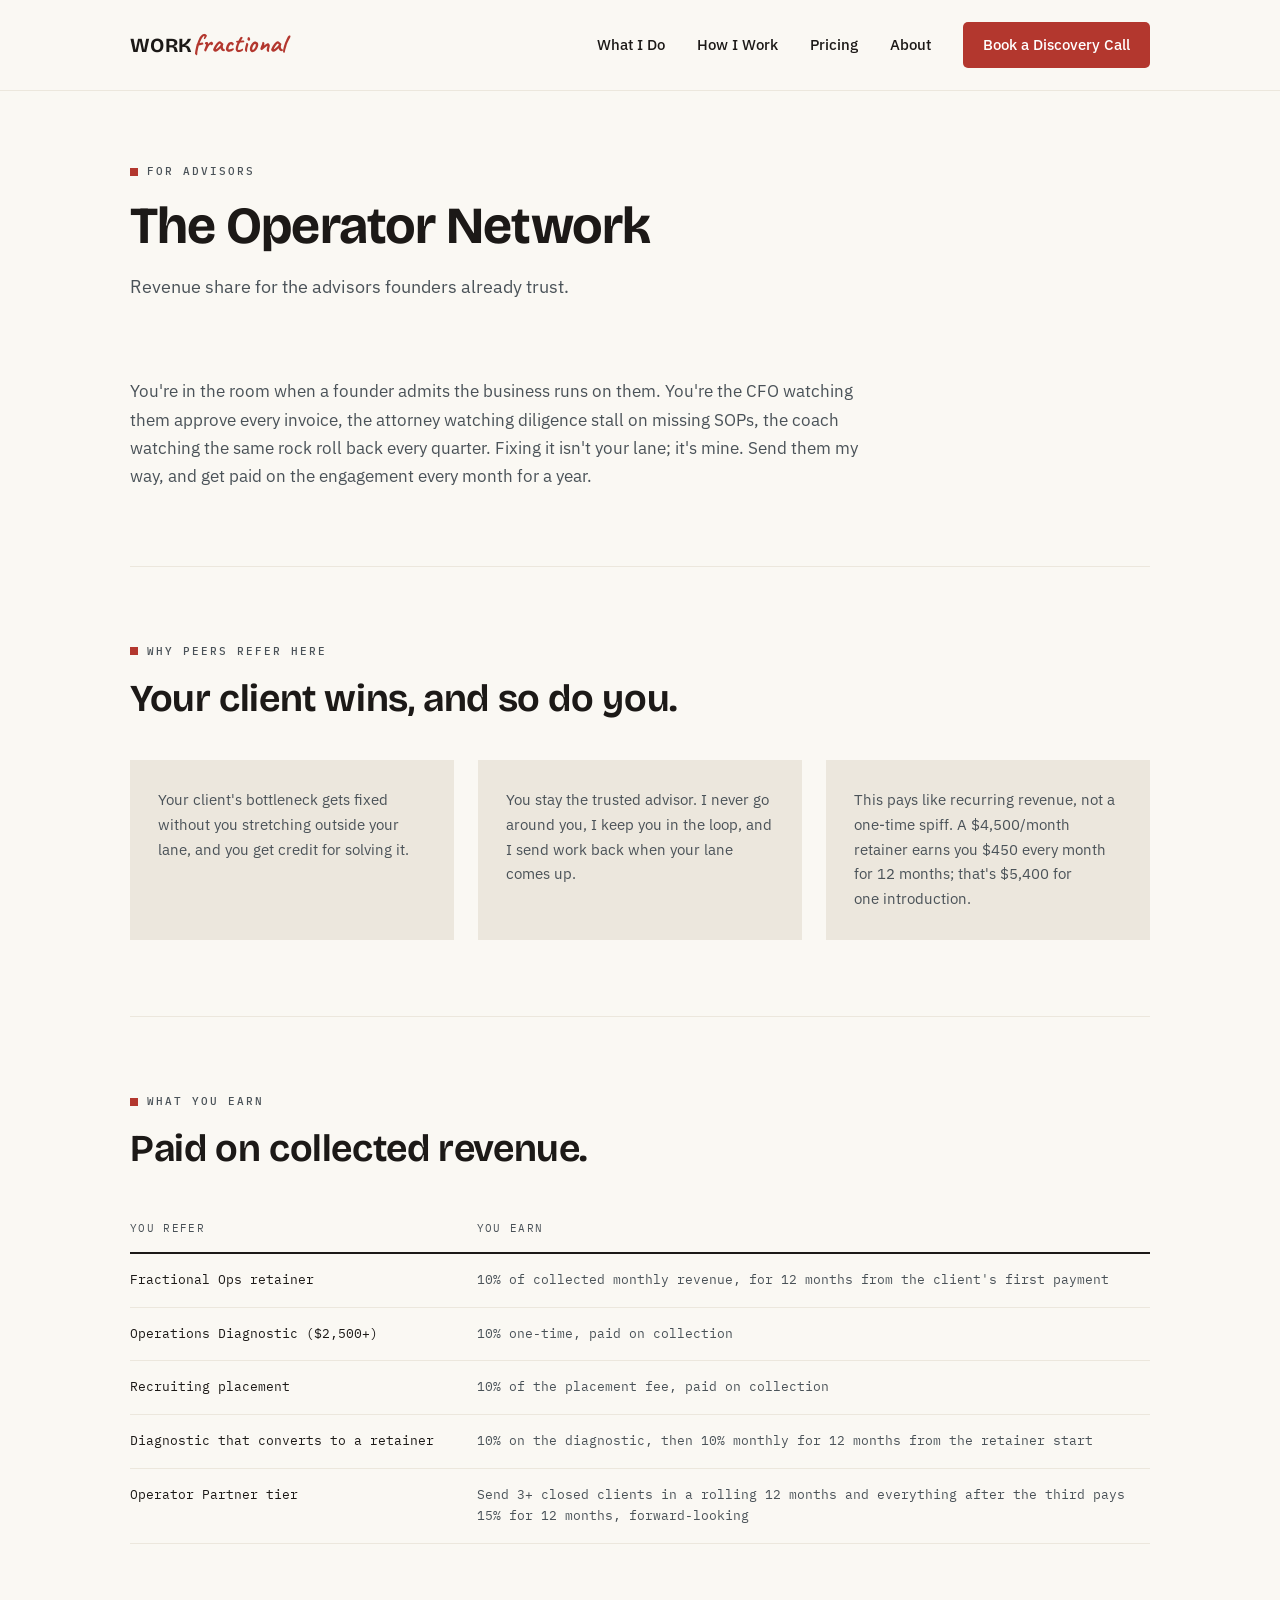
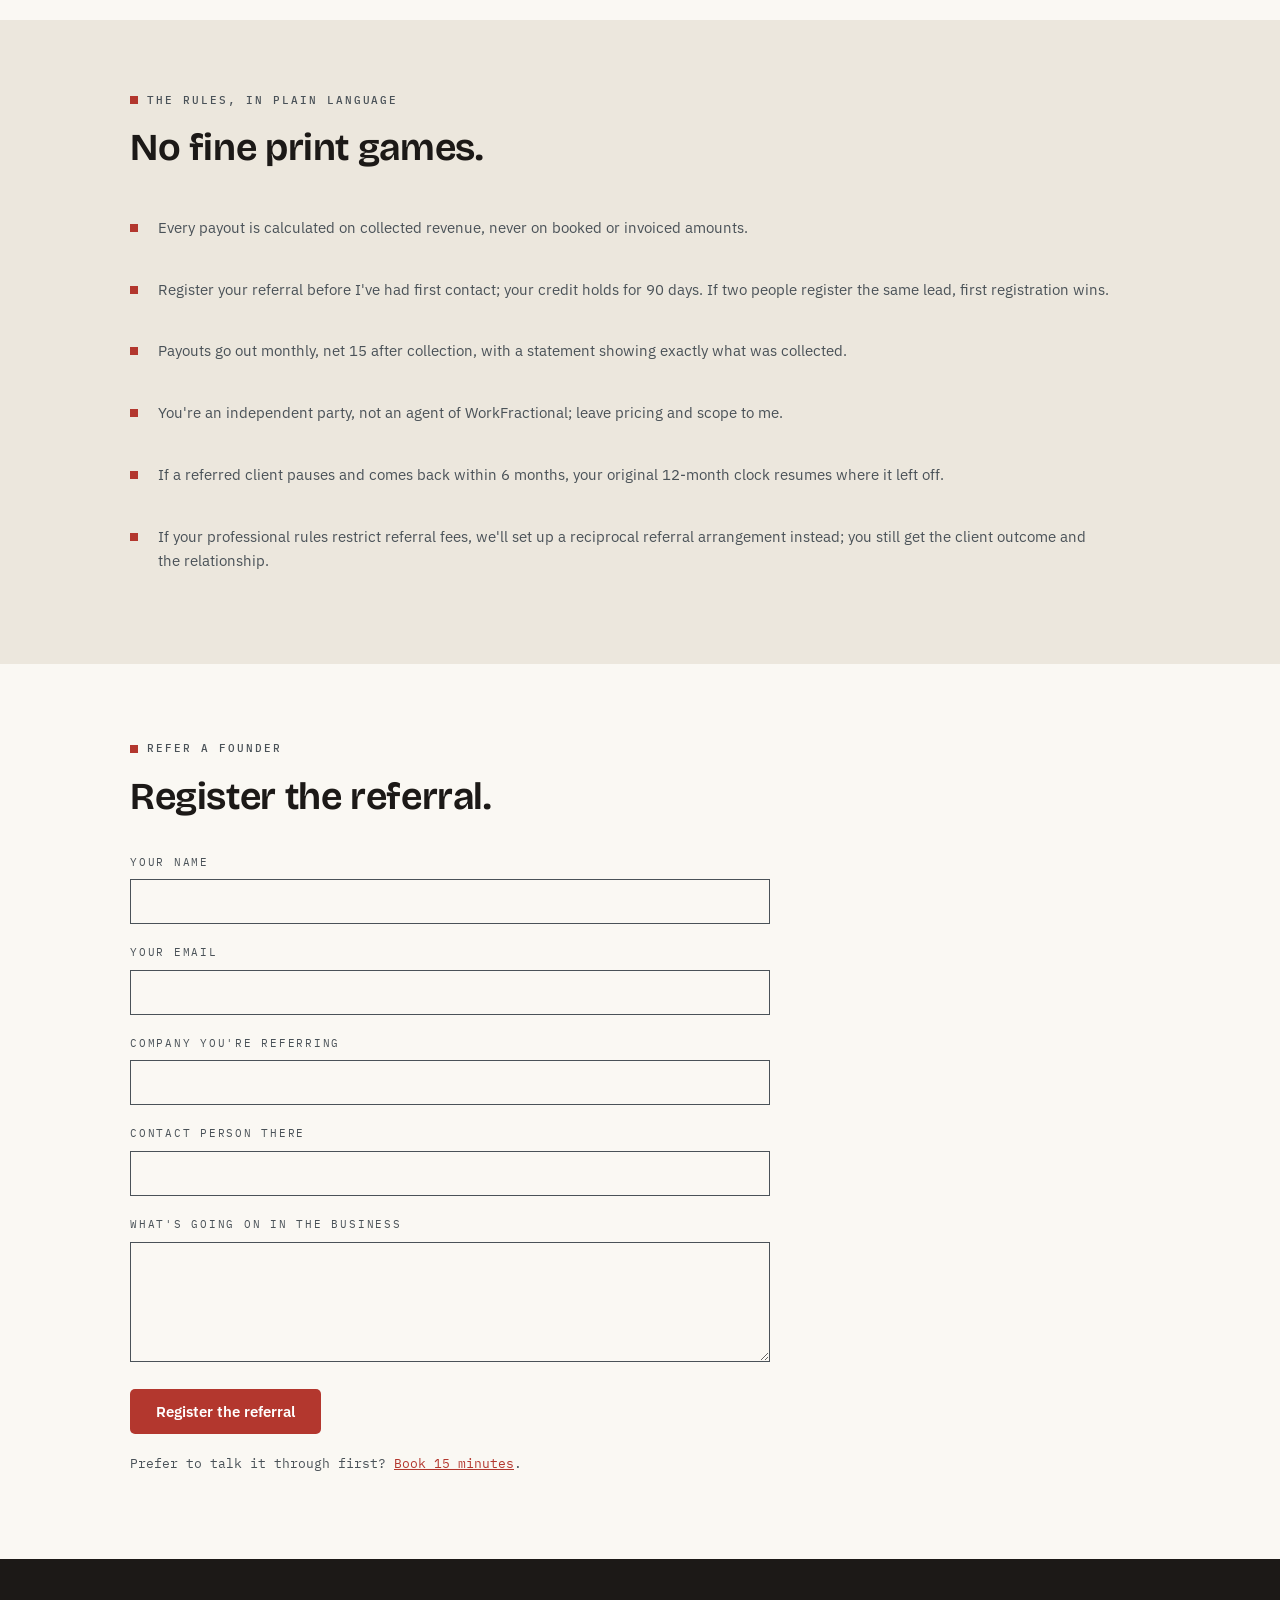
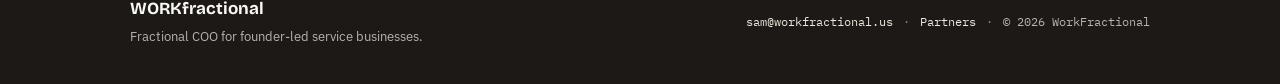
<file: partners.html>
<!DOCTYPE html>
<html lang="en">
<head>
  <meta charset="UTF-8" />
  <meta name="viewport" content="width=device-width, initial-scale=1.0" />

  <title>The Operator Network | Referral Partners | WORKfractional</title>
  <meta name="description" content="Revenue share for the advisors founders already trust. Refer a founder-led business to WorkFractional and get paid on the engagement every month for a year." />
  <link rel="canonical" href="https://workfractional.us/partners" />

  <meta property="og:type" content="website" />
  <meta property="og:site_name" content="WORKfractional" />
  <meta property="og:url" content="https://workfractional.us/partners" />
  <meta property="og:title" content="The Operator Network | Referral Partners | WORKfractional" />
  <meta property="og:description" content="Revenue share for the advisors founders already trust. Refer a founder-led business to WorkFractional and get paid on the engagement every month for a year." />
  <meta property="og:image" content="https://workfractional.us/og-image.png" />
  <meta property="og:image:width" content="1200" />
  <meta property="og:image:height" content="630" />
  <meta name="twitter:card" content="summary_large_image" />
  <meta name="twitter:title" content="The Operator Network | Referral Partners | WORKfractional" />
  <meta name="twitter:description" content="Revenue share for the advisors founders already trust. Refer a founder-led business to WorkFractional and get paid on the engagement every month for a year." />
  <meta name="twitter:image" content="https://workfractional.us/og-image.png" />

  <link rel="icon" href="/workfractionallogo.svg" type="image/svg+xml" />

  <link rel="preconnect" href="https://fonts.googleapis.com">
  <link rel="preconnect" href="https://fonts.gstatic.com" crossorigin>
  <link href="https://fonts.googleapis.com/css2?family=Bricolage+Grotesque:opsz,wght@12..96,500..800&family=IBM+Plex+Sans:wght@400;500;600&family=IBM+Plex+Mono:wght@400;500;600&family=Caveat:wght@600;700&display=swap" rel="stylesheet">

  <link rel="stylesheet" href="/styles.css" />

  <script type="application/ld+json">
  {
    "@context": "https://schema.org",
    "@type": "WebPage",
    "name": "The Operator Network",
    "url": "https://workfractional.us/partners",
    "description": "Revenue share for the advisors founders already trust. Refer a founder-led business to WorkFractional and get paid on the engagement every month for a year.",
    "isPartOf": {
      "@type": "WebSite",
      "name": "WORKfractional",
      "url": "https://workfractional.us/"
    },
    "publisher": {
      "@type": "Organization",
      "@id": "https://workfractional.us/#organization",
      "name": "WorkFractional",
      "url": "https://workfractional.us/"
    }
  }
  </script>
</head>
<body>

  <a class="skip-link" href="#main">Skip to content</a>

  <!-- ============================== NAV ============================== -->
  <header class="nav">
    <div class="nav__inner">
      <a href="/" class="wordmark" aria-label="WorkFractional home">
        <span class="wordmark__work">WORK</span><span class="wordmark__script">fractional</span>
      </a>
      <button class="nav__toggle" type="button" id="nav-toggle" aria-expanded="false" aria-controls="nav-menu" aria-label="Open menu">
        <span aria-hidden="true"></span><span aria-hidden="true"></span><span aria-hidden="true"></span>
      </button>
      <nav class="nav__links" id="nav-menu" aria-label="Primary">
        <a href="/#what-i-do">What I Do</a>
        <a href="/#how-we-work">How I Work</a>
        <a href="/pricing">Pricing</a>
        <a href="/#about">About</a>
        <a class="btn btn--sm" href="/#contact">Book a Discovery Call</a>
      </nav>
    </div>
  </header>

  <main id="main">

    <!-- ============================== HERO ============================== -->
    <header class="price-hero">
      <p class="eyebrow">For advisors</p>
      <h1>The Operator Network</h1>
      <p class="lead">Revenue share for the advisors founders already trust.</p>
    </header>

    <!-- ============================= INTRO ============================= -->
    <section class="section">
      <div class="wrap">
        <p class="lead" style="max-width:760px;">You're in the room when a founder admits the business runs on them. You're the CFO watching them approve every invoice, the attorney watching diligence stall on missing SOPs, the coach watching the same rock roll back every quarter. Fixing it isn't your lane; it's mine. Send them my way, and get paid on the engagement every month for a year.</p>
      </div>
    </section>

    <!-- ========================= WHY PEERS REFER ========================= -->
    <div class="wrap"><div class="hair hair--spaced"></div></div>
    <section class="section">
      <div class="wrap">
        <p class="eyebrow">Why peers refer here</p>
        <h2 class="h2" style="margin-bottom:40px;">Your client wins, and so do you.</h2>
        <div class="reasons">
          <article class="reason">
            <p>Your client's bottleneck gets fixed without you stretching outside your lane, and you get credit for solving it.</p>
          </article>
          <article class="reason">
            <p>You stay the trusted advisor. I never go around you, I keep you in the loop, and I send work back when your lane comes up.</p>
          </article>
          <article class="reason">
            <p>This pays like recurring revenue, not a one-time spiff. A $4,500/month retainer earns you $450 every month for 12 months; that's $5,400 for one introduction.</p>
          </article>
        </div>
      </div>
    </section>

    <!-- ========================== WHAT YOU EARN ========================== -->
    <div class="wrap"><div class="hair hair--spaced"></div></div>
    <section class="section">
      <div class="wrap">
        <p class="eyebrow">What you earn</p>
        <h2 class="h2" style="margin-bottom:36px;">Paid on collected revenue.</h2>
        <div class="earn-wrap">
          <table class="earn">
            <thead>
              <tr>
                <th scope="col">You refer</th>
                <th scope="col">You earn</th>
              </tr>
            </thead>
            <tbody>
              <tr>
                <td>Fractional Ops retainer</td>
                <td>10% of collected monthly revenue, for 12 months from the client's first payment</td>
              </tr>
              <tr>
                <td>Operations Diagnostic ($2,500+)</td>
                <td>10% one-time, paid on collection</td>
              </tr>
              <tr>
                <td>Recruiting placement</td>
                <td>10% of the placement fee, paid on collection</td>
              </tr>
              <tr>
                <td>Diagnostic that converts to a retainer</td>
                <td>10% on the diagnostic, then 10% monthly for 12 months from the retainer start</td>
              </tr>
              <tr>
                <td>Operator Partner tier</td>
                <td>Send 3+ closed clients in a rolling 12 months and everything after the third pays 15% for 12 months, forward-looking</td>
              </tr>
            </tbody>
          </table>
        </div>
      </div>
    </section>

    <!-- ============================= RULES ============================= -->
    <section class="band">
      <div class="band__inner" style="display:block;">
        <p class="eyebrow">The rules, in plain language</p>
        <h2 class="h2" style="margin-bottom:28px;">No fine print games.</h2>
        <ul class="rules">
          <li>Every payout is calculated on collected revenue, never on booked or invoiced amounts.</li>
          <li>Register your referral before I've had first contact; your credit holds for 90 days. If two people register the same lead, first registration wins.</li>
          <li>Payouts go out monthly, net 15 after collection, with a statement showing exactly what was collected.</li>
          <li>You're an independent party, not an agent of WorkFractional; leave pricing and scope to me.</li>
          <li>If a referred client pauses and comes back within 6 months, your original 12-month clock resumes where it left off.</li>
          <li>If your professional rules restrict referral fees, we'll set up a reciprocal referral arrangement instead; you still get the client outcome and the relationship.</li>
        </ul>
      </div>
    </section>

    <!-- ========================= REFER A FOUNDER ========================= -->
    <section class="section" style="padding-bottom:84px;" id="refer">
      <div class="wrap">
        <p class="eyebrow">Refer a founder</p>
        <h2 class="h2" style="margin-bottom:36px;">Register the referral.</h2>

        <form name="operator-network-referral" method="POST" data-netlify="true" action="/partners/thanks" class="form">
          <input type="hidden" name="form-name" value="operator-network-referral" />

          <div>
            <label class="form__label" for="ref-name">Your name</label>
            <input class="form__input" type="text" id="ref-name" name="name" required />
          </div>
          <div>
            <label class="form__label" for="ref-email">Your email</label>
            <input class="form__input" type="email" id="ref-email" name="email" required />
          </div>
          <div>
            <label class="form__label" for="ref-company">Company you're referring</label>
            <input class="form__input" type="text" id="ref-company" name="company" required />
          </div>
          <div>
            <label class="form__label" for="ref-contact">Contact person there</label>
            <input class="form__input" type="text" id="ref-contact" name="contact" />
          </div>
          <div>
            <label class="form__label" for="ref-notes">What's going on in the business</label>
            <textarea class="form__textarea" id="ref-notes" name="notes"></textarea>
          </div>
          <button type="submit" class="btn">Register the referral</button>
        </form>

        <p class="form-note">
          Prefer to talk it through first? <a href="https://calendly.com/sam-workfractional/workfractional-discovery-chat" target="_blank" rel="noopener">Book 15 minutes</a>.
        </p>
      </div>
    </section>

  </main>

  <!-- ============================= FOOTER ============================= -->
  <footer class="footer">
    <div class="footer__inner">
      <div>
        <div class="footer__mark">WORKfractional</div>
        <div class="footer__tag">Fractional COO for founder-led service businesses.</div>
      </div>
      <div class="footer__meta">
        <a href="mailto:sam@workfractional.us">sam@workfractional.us</a>
        <span class="footer__sep" aria-hidden="true">&middot;</span>
        <a href="/partners">Partners</a>
        <span class="footer__sep" aria-hidden="true">&middot;</span>
        <span class="footer__copy">&copy; 2026 WorkFractional</span>
      </div>
    </div>
  </footer>

  <script src="/site.js" defer></script>
</body>
</html>
</file>
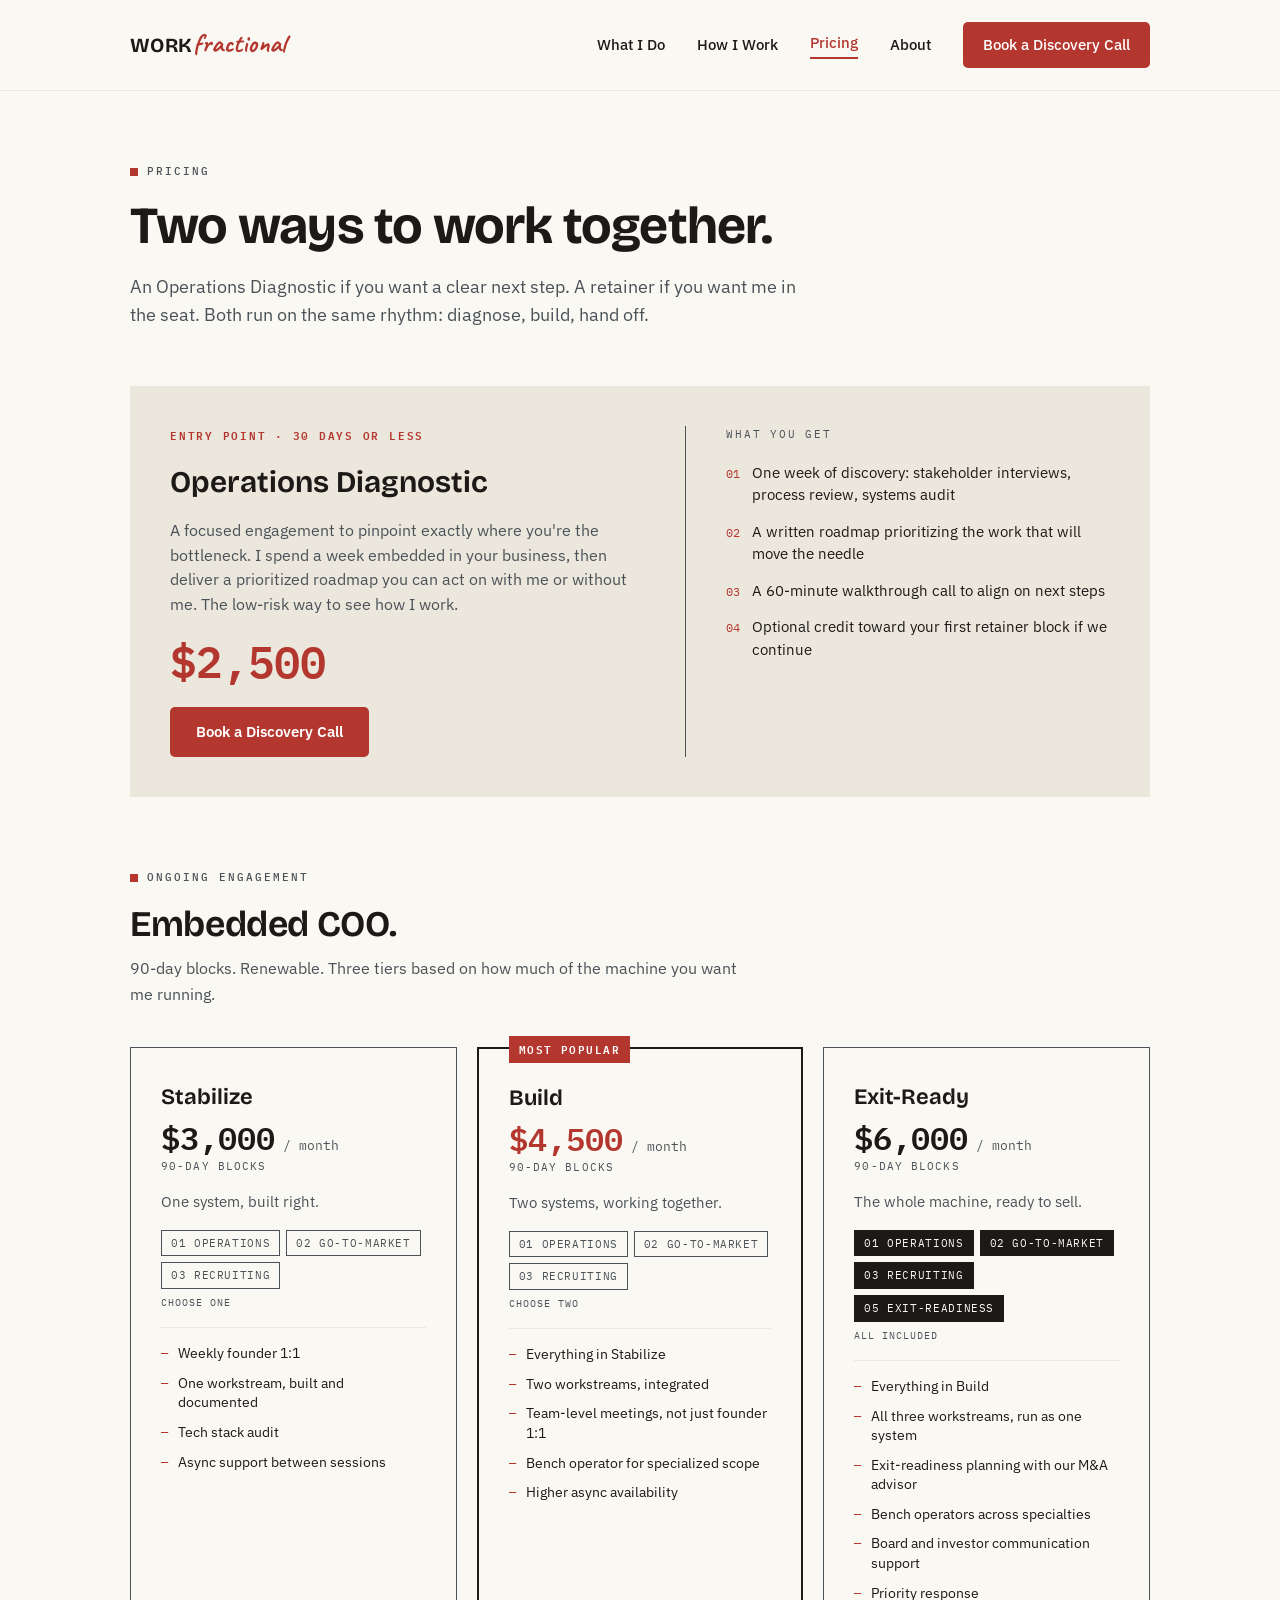
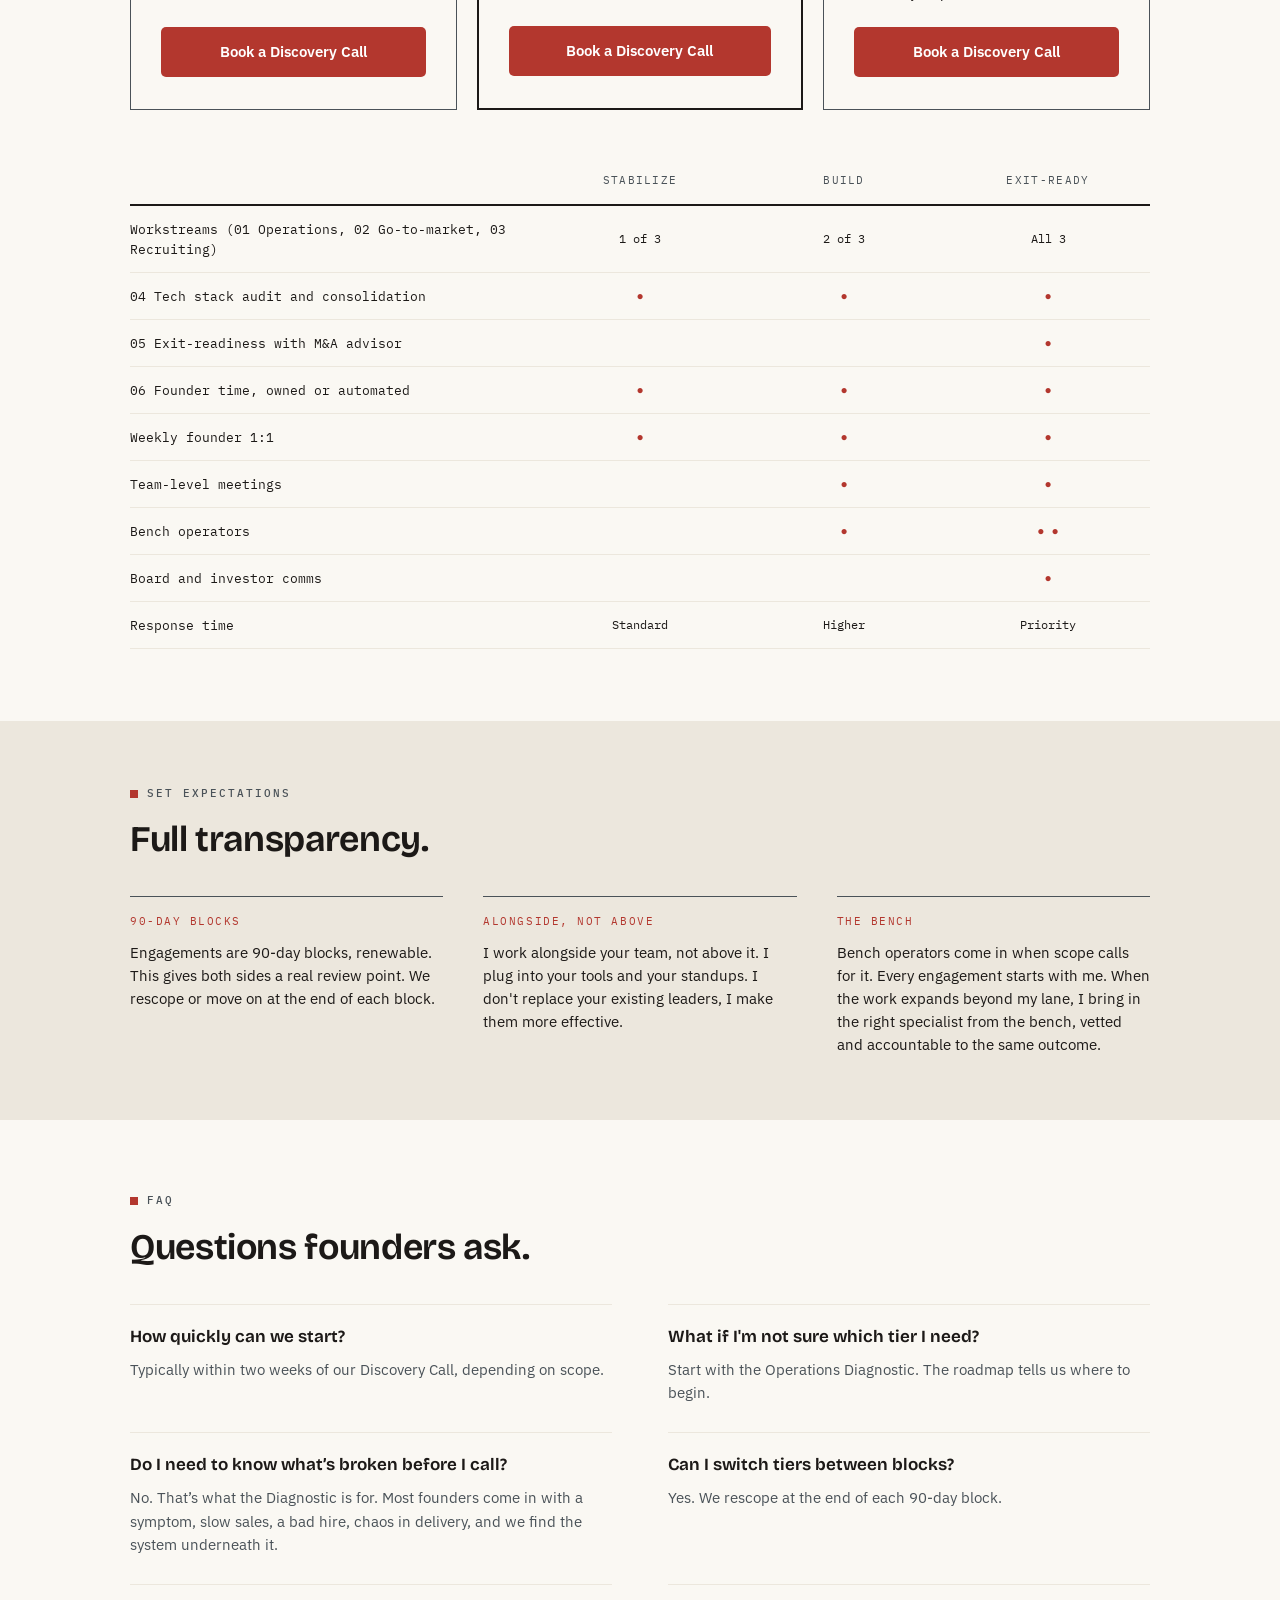
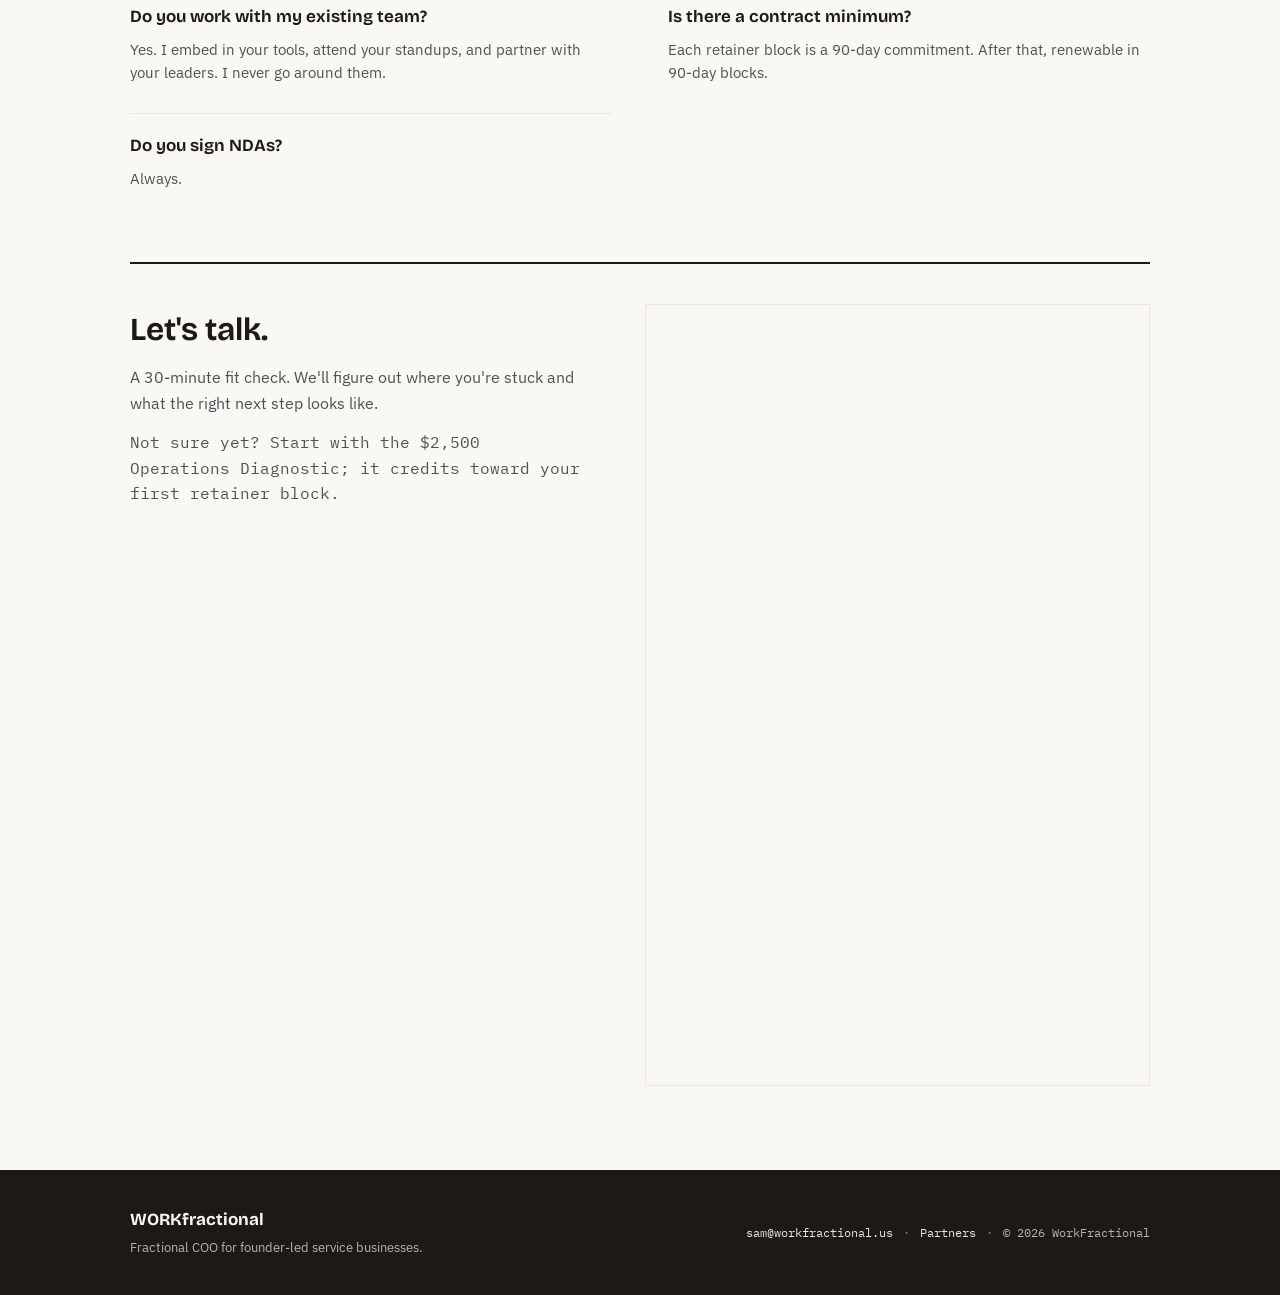
<file: pricing.html>
<!DOCTYPE html>
<html lang="en">
<head>
  <meta charset="UTF-8" />
  <meta name="viewport" content="width=device-width, initial-scale=1.0" />

  <title>Pricing | Fractional COO Retainers &amp; Operations Diagnostic | WORKfractional</title>
  <meta name="description" content="Two ways to work together: a $2,500 Operations Diagnostic if you want a clear next step, or an embedded fractional COO retainer from $3,000 a month in renewable 90-day blocks." />
  <link rel="canonical" href="https://workfractional.us/pricing" />

  <meta property="og:type" content="website" />
  <meta property="og:site_name" content="WORKfractional" />
  <meta property="og:url" content="https://workfractional.us/pricing" />
  <meta property="og:title" content="Pricing | Fractional COO Retainers &amp; Operations Diagnostic | WORKfractional" />
  <meta property="og:description" content="Two ways to work together: a $2,500 Operations Diagnostic if you want a clear next step, or an embedded fractional COO retainer from $3,000 a month in renewable 90-day blocks." />
  <meta property="og:image" content="https://workfractional.us/og-image.png" />
  <meta property="og:image:width" content="1200" />
  <meta property="og:image:height" content="630" />
  <meta name="twitter:card" content="summary_large_image" />
  <meta name="twitter:title" content="Pricing | Fractional COO Retainers &amp; Operations Diagnostic | WORKfractional" />
  <meta name="twitter:description" content="Two ways to work together: a $2,500 Operations Diagnostic if you want a clear next step, or an embedded fractional COO retainer from $3,000 a month in renewable 90-day blocks." />
  <meta name="twitter:image" content="https://workfractional.us/og-image.png" />

  <link rel="icon" href="/workfractionallogo.svg" type="image/svg+xml" />

  <link rel="preconnect" href="https://fonts.googleapis.com">
  <link rel="preconnect" href="https://fonts.gstatic.com" crossorigin>
  <link href="https://fonts.googleapis.com/css2?family=Bricolage+Grotesque:opsz,wght@12..96,500..800&family=IBM+Plex+Sans:wght@400;500;600&family=IBM+Plex+Mono:wght@400;500;600&family=Caveat:wght@600;700&display=swap" rel="stylesheet">

  <link rel="stylesheet" href="/styles.css" />

  <script type="application/ld+json">
  {
    "@context": "https://schema.org",
    "@type": "Service",
    "@id": "https://workfractional.us/#service",
    "name": "Fractional COO",
    "serviceType": "Fractional COO",
    "url": "https://workfractional.us/pricing",
    "provider": {
      "@type": "Organization",
      "@id": "https://workfractional.us/#organization",
      "name": "WorkFractional",
      "url": "https://workfractional.us/"
    },
    "areaServed": { "@type": "Country", "name": "United States" },
    "keywords": "fractional COO, fractional operations, fractional head of operations, marketing agency, law firm, beauty brand, sports representation agency, professional services, founder-led service business",
    "offers": [
      {
        "@type": "Offer",
        "name": "Operations Diagnostic",
        "description": "A focused engagement to pinpoint exactly where you're the bottleneck, ending in a prioritized roadmap.",
        "price": "2500",
        "priceCurrency": "USD"
      },
      {
        "@type": "Offer",
        "name": "Stabilize",
        "description": "One system, built right. Renewable 90-day blocks.",
        "price": "3000",
        "priceCurrency": "USD",
        "priceSpecification": {
          "@type": "UnitPriceSpecification",
          "price": "3000",
          "priceCurrency": "USD",
          "unitCode": "MON"
        }
      },
      {
        "@type": "Offer",
        "name": "Build",
        "description": "Two systems, working together. Renewable 90-day blocks.",
        "price": "4500",
        "priceCurrency": "USD",
        "priceSpecification": {
          "@type": "UnitPriceSpecification",
          "price": "4500",
          "priceCurrency": "USD",
          "unitCode": "MON"
        }
      },
      {
        "@type": "Offer",
        "name": "Exit-Ready",
        "description": "The whole machine, ready to sell. Renewable 90-day blocks.",
        "price": "6000",
        "priceCurrency": "USD",
        "priceSpecification": {
          "@type": "UnitPriceSpecification",
          "price": "6000",
          "priceCurrency": "USD",
          "unitCode": "MON"
        }
      }
    ]
  }
  </script>
</head>
<body>

  <a class="skip-link" href="#main">Skip to content</a>

  <!-- ============================== NAV ============================== -->
  <header class="nav">
    <div class="nav__inner">
      <a href="/" class="wordmark" aria-label="WorkFractional home">
        <span class="wordmark__work">WORK</span><span class="wordmark__script">fractional</span>
      </a>
      <button class="nav__toggle" type="button" id="nav-toggle" aria-expanded="false" aria-controls="nav-menu" aria-label="Open menu">
        <span aria-hidden="true"></span><span aria-hidden="true"></span><span aria-hidden="true"></span>
      </button>
      <nav class="nav__links" id="nav-menu" aria-label="Primary">
        <a href="/#what-i-do">What I Do</a>
        <a href="/#how-we-work">How I Work</a>
        <a href="/pricing" class="is-current" aria-current="page">Pricing</a>
        <a href="/#about">About</a>
        <a class="btn btn--sm" href="#contact">Book a Discovery Call</a>
      </nav>
    </div>
  </header>

  <main id="main">

    <!-- ============================== HERO ============================== -->
    <header class="price-hero">
      <p class="eyebrow">Pricing</p>
      <h1>Two ways to work together.</h1>
      <p class="lead">An Operations Diagnostic if you want a clear next step. A retainer if you want me in the seat. Both run on the same rhythm: diagnose, build, hand off.</p>
    </header>

    <!-- =========================== DIAGNOSTIC =========================== -->
    <div class="wrap" style="padding-top:56px;">
      <div class="diagnostic">
        <div>
          <div class="diagnostic__kicker">ENTRY POINT &middot; 30 DAYS OR LESS</div>
          <h2>Operations Diagnostic</h2>
          <p>A focused engagement to pinpoint exactly where you're the bottleneck. I spend a week embedded in your business, then deliver a prioritized roadmap you can act on with me or without me. The low-risk way to see how I work.</p>
          <div class="diagnostic__price">$2,500</div>
          <a class="btn" href="#contact">Book a Discovery Call</a>
        </div>
        <div class="getlist">
          <div class="getlist__head">WHAT YOU GET</div>
          <ol>
            <li data-n="01"><span>One week of discovery: stakeholder interviews, process review, systems audit</span></li>
            <li data-n="02"><span>A written roadmap prioritizing the work that will move the needle</span></li>
            <li data-n="03"><span>A 60-minute walkthrough call to align on next steps</span></li>
            <li data-n="04"><span>Optional credit toward your first retainer block if we continue</span></li>
          </ol>
        </div>
      </div>
    </div>

    <!-- ============================= TIERS ============================= -->
    <section class="section" style="padding-top:72px;">
      <div class="wrap">
        <p class="eyebrow">Ongoing Engagement</p>
        <h2 class="h2" style="font-size:36px;margin-bottom:12px;">Embedded COO.</h2>
        <p class="lead" style="font-size:16px;line-height:1.6;margin-bottom:40px;">90-day blocks. Renewable. Three tiers based on how much of the machine you want me running.</p>

        <div class="tiers">
          <article class="tier">
            <div class="tier__name">Stabilize</div>
            <div class="tier__price">$3,000<span class="tier__per"> / month</span></div>
            <div class="tier__blocks">90-DAY BLOCKS</div>
            <p class="tier__pitch">One system, built right.</p>
            <div class="chips">
              <span class="chip">01 OPERATIONS</span><span class="chip">02 GO-TO-MARKET</span><span class="chip">03 RECRUITING</span>
            </div>
            <div class="chips__note">CHOOSE ONE</div>
            <ul class="tier__list">
              <li>Weekly founder 1:1</li>
              <li>One workstream, built and documented</li>
              <li>Tech stack audit</li>
              <li>Async support between sessions</li>
            </ul>
            <a class="btn btn--block" href="#contact">Book a Discovery Call</a>
          </article>

          <article class="tier tier--featured">
            <div class="tier__flag">MOST POPULAR</div>
            <div class="tier__name">Build</div>
            <div class="tier__price">$4,500<span class="tier__per"> / month</span></div>
            <div class="tier__blocks">90-DAY BLOCKS</div>
            <p class="tier__pitch">Two systems, working together.</p>
            <div class="chips">
              <span class="chip">01 OPERATIONS</span><span class="chip">02 GO-TO-MARKET</span><span class="chip">03 RECRUITING</span>
            </div>
            <div class="chips__note">CHOOSE TWO</div>
            <ul class="tier__list">
              <li>Everything in Stabilize</li>
              <li>Two workstreams, integrated</li>
              <li>Team-level meetings, not just founder 1:1</li>
              <li>Bench operator for specialized scope</li>
              <li>Higher async availability</li>
            </ul>
            <a class="btn btn--block" href="#contact">Book a Discovery Call</a>
          </article>

          <article class="tier">
            <div class="tier__name">Exit-Ready</div>
            <div class="tier__price">$6,000<span class="tier__per"> / month</span></div>
            <div class="tier__blocks">90-DAY BLOCKS</div>
            <p class="tier__pitch">The whole machine, ready to sell.</p>
            <div class="chips">
              <span class="chip chip--filled">01 OPERATIONS</span><span class="chip chip--filled">02 GO-TO-MARKET</span><span class="chip chip--filled">03 RECRUITING</span><span class="chip chip--filled">05 EXIT-READINESS</span>
            </div>
            <div class="chips__note">ALL INCLUDED</div>
            <ul class="tier__list">
              <li>Everything in Build</li>
              <li>All three workstreams, run as one system</li>
              <li>Exit-readiness planning with our M&amp;A advisor</li>
              <li>Bench operators across specialties</li>
              <li>Board and investor communication support</li>
              <li>Priority response</li>
            </ul>
            <a class="btn btn--block" href="#contact">Book a Discovery Call</a>
          </article>
        </div>

        <!-- ========================= COMPARISON ========================= -->
        <div class="compare-wrap">
          <table class="compare">
            <caption class="sr-only">What each tier includes</caption>
            <colgroup><col style="width:40%"><col style="width:20%"><col style="width:20%"><col style="width:20%"></colgroup>
            <thead>
              <tr>
                <th scope="col"><span class="sr-only">Feature</span></th>
                <th scope="col">STABILIZE</th>
                <th scope="col">BUILD</th>
                <th scope="col">EXIT-READY</th>
              </tr>
            </thead>
            <tbody>
              <tr>
                <th scope="row">Workstreams (01 Operations, 02 Go-to-market, 03 Recruiting)</th>
                <td>1 of 3</td><td>2 of 3</td><td>All 3</td>
              </tr>
              <tr>
                <th scope="row">04 Tech stack audit and consolidation</th>
                <td><span class="dot" role="img" aria-label="Included">&#9679;</span></td>
                <td><span class="dot" role="img" aria-label="Included">&#9679;</span></td>
                <td><span class="dot" role="img" aria-label="Included">&#9679;</span></td>
              </tr>
              <tr>
                <th scope="row">05 Exit-readiness with M&amp;A advisor</th>
                <td><span class="sr-only">Not included</span></td>
                <td><span class="sr-only">Not included</span></td>
                <td><span class="dot" role="img" aria-label="Included">&#9679;</span></td>
              </tr>
              <tr>
                <th scope="row">06 Founder time, owned or automated</th>
                <td><span class="dot" role="img" aria-label="Included">&#9679;</span></td>
                <td><span class="dot" role="img" aria-label="Included">&#9679;</span></td>
                <td><span class="dot" role="img" aria-label="Included">&#9679;</span></td>
              </tr>
              <tr>
                <th scope="row">Weekly founder 1:1</th>
                <td><span class="dot" role="img" aria-label="Included">&#9679;</span></td>
                <td><span class="dot" role="img" aria-label="Included">&#9679;</span></td>
                <td><span class="dot" role="img" aria-label="Included">&#9679;</span></td>
              </tr>
              <tr>
                <th scope="row">Team-level meetings</th>
                <td><span class="sr-only">Not included</span></td>
                <td><span class="dot" role="img" aria-label="Included">&#9679;</span></td>
                <td><span class="dot" role="img" aria-label="Included">&#9679;</span></td>
              </tr>
              <tr>
                <th scope="row">Bench operators</th>
                <td><span class="sr-only">Not included</span></td>
                <td><span class="dot" role="img" aria-label="Included">&#9679;</span></td>
                <td><span class="dot" role="img" aria-label="Included">&#9679;</span> <span class="dot" aria-hidden="true">&#9679;</span></td>
              </tr>
              <tr>
                <th scope="row">Board and investor comms</th>
                <td><span class="sr-only">Not included</span></td>
                <td><span class="sr-only">Not included</span></td>
                <td><span class="dot" role="img" aria-label="Included">&#9679;</span></td>
              </tr>
              <tr>
                <th scope="row">Response time</th>
                <td>Standard</td><td>Higher</td><td>Priority</td>
              </tr>
            </tbody>
          </table>
        </div>
      </div>
    </section>

    <!-- ========================== TRANSPARENCY ========================== -->
    <section class="band" style="margin-top:72px;">
      <div class="band__inner" style="display:block;padding-top:64px;padding-bottom:64px;">
        <p class="eyebrow">Set Expectations</p>
        <h2 class="h2" style="font-size:36px;margin-bottom:36px;">Full transparency.</h2>
        <div class="transparency">
          <div>
            <div class="transparency__k">90-DAY BLOCKS</div>
            <p>Engagements are 90-day blocks, renewable. This gives both sides a real review point. We rescope or move on at the end of each block.</p>
          </div>
          <div>
            <div class="transparency__k">ALONGSIDE, NOT ABOVE</div>
            <p>I work alongside your team, not above it. I plug into your tools and your standups. I don't replace your existing leaders, I make them more effective.</p>
          </div>
          <div>
            <div class="transparency__k">THE BENCH</div>
            <p>Bench operators come in when scope calls for it. Every engagement starts with me. When the work expands beyond my lane, I bring in the right specialist from the bench, vetted and accountable to the same outcome.</p>
          </div>
        </div>
      </div>
    </section>

    <!-- ============================== FAQ ============================== -->
    <section class="section" style="padding-top:72px;">
      <div class="wrap">
        <p class="eyebrow">FAQ</p>
        <h2 class="h2" style="font-size:36px;margin-bottom:36px;">Questions founders ask.</h2>
        <div class="faq">
          <div class="faq__item">
            <h3>How quickly can we start?</h3>
            <p>Typically within two weeks of our Discovery Call, depending on scope.</p>
          </div>
          <div class="faq__item">
            <h3>What if I'm not sure which tier I need?</h3>
            <p>Start with the Operations Diagnostic. The roadmap tells us where to begin.</p>
          </div>
          <div class="faq__item">
            <h3>Do I need to know what&rsquo;s broken before I call?</h3>
            <p>No. That&rsquo;s what the Diagnostic is for. Most founders come in with a symptom, slow sales, a bad hire, chaos in delivery, and we find the system underneath it.</p>
          </div>
          <div class="faq__item">
            <h3>Can I switch tiers between blocks?</h3>
            <p>Yes. We rescope at the end of each 90-day block.</p>
          </div>
          <div class="faq__item">
            <h3>Do you work with my existing team?</h3>
            <p>Yes. I embed in your tools, attend your standups, and partner with your leaders. I never go around them.</p>
          </div>
          <div class="faq__item">
            <h3>Is there a contract minimum?</h3>
            <p>Each retainer block is a 90-day commitment. After that, renewable in 90-day blocks.</p>
          </div>
          <div class="faq__item">
            <h3>Do you sign NDAs?</h3>
            <p>Always.</p>
          </div>
        </div>
      </div>
    </section>

    <!-- ============================ CLOSING ============================ -->
    <section class="section" style="padding-top:72px;padding-bottom:84px;" id="contact">
      <div class="wrap">
        <div class="closing">
          <div>
            <h2>Let's talk.</h2>
            <p>A 30-minute fit check. We'll figure out where you're stuck and what the right next step looks like.</p>
            <p class="book__note">Not sure yet? Start with the $2,500 Operations Diagnostic; it credits toward your first retainer block.</p>
          </div>
          <div class="scheduler">
            <!-- Calendly inline widget begin -->
            <div class="calendly-inline-widget" data-url="https://calendly.com/sam-workfractional/workfractional-discovery-chat"></div>
            <script type="text/javascript" src="https://assets.calendly.com/assets/external/widget.js" async></script>
            <!-- Calendly inline widget end -->
          </div>
        </div>
      </div>
    </section>

  </main>

  <!-- ============================= FOOTER ============================= -->
  <footer class="footer">
    <div class="footer__inner">
      <div>
        <div class="footer__mark">WORKfractional</div>
        <div class="footer__tag">Fractional COO for founder-led service businesses.</div>
      </div>
      <div class="footer__meta">
        <a href="mailto:sam@workfractional.us">sam@workfractional.us</a>
        <span class="footer__sep" aria-hidden="true">&middot;</span>
        <a href="/partners">Partners</a>
        <span class="footer__sep" aria-hidden="true">&middot;</span>
        <span class="footer__copy">&copy; 2026 WorkFractional</span>
      </div>
    </div>
  </footer>

  <script src="/site.js" defer></script>
</body>
</html>
</file>
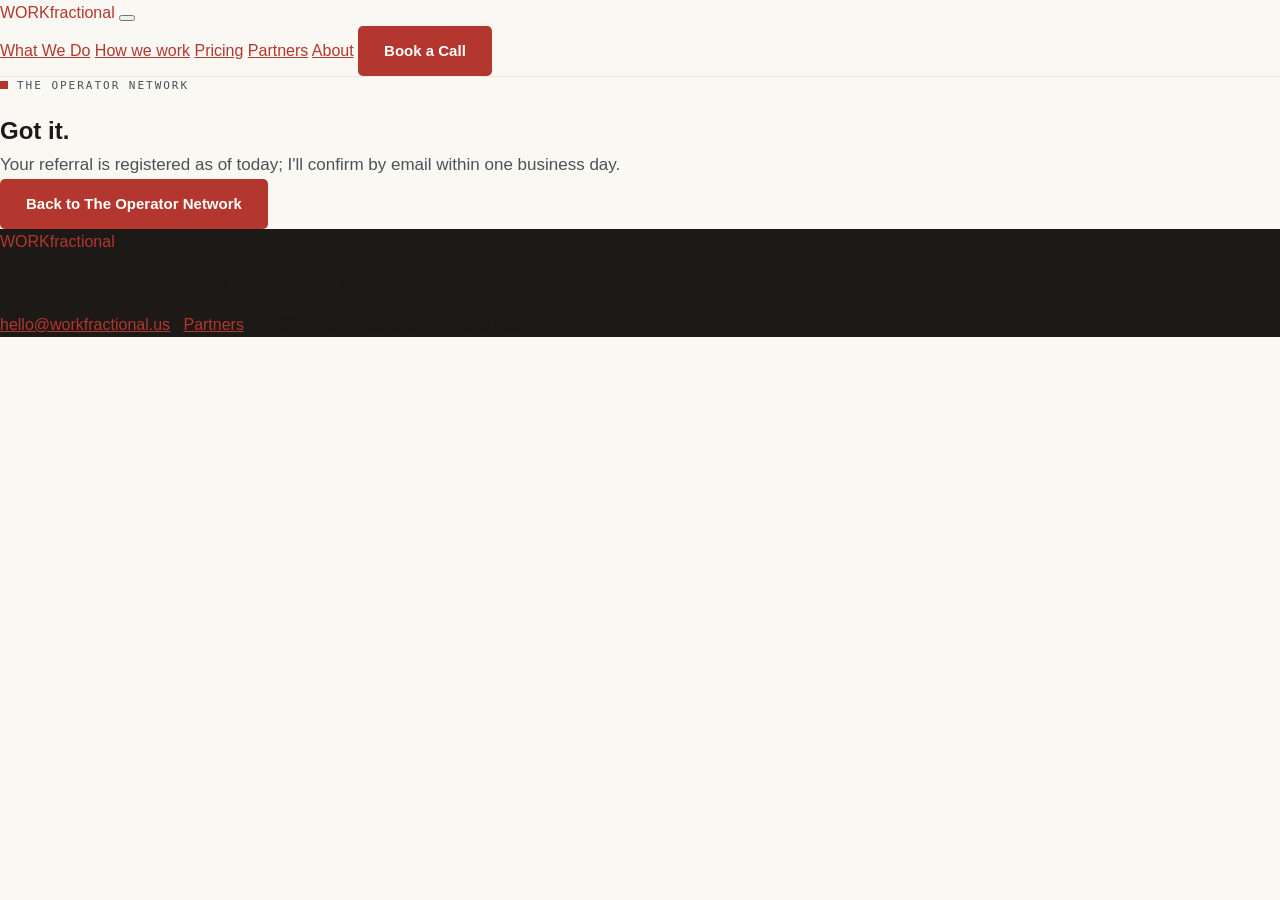
<file: partners/thanks.html>
<!DOCTYPE html>
<html lang="en">
<head>
  <meta charset="UTF-8" />
  <meta name="viewport" content="width=device-width, initial-scale=1.0" />
  <title>Referral registered — WorkFractional</title>
  <meta name="description" content="Your referral to The Operator Network is registered." />

  <link rel="preconnect" href="https://fonts.googleapis.com">
  <link rel="preconnect" href="https://fonts.gstatic.com" crossorigin>
  <link href="https://fonts.googleapis.com/css2?family=Inter:wght@400;500;600;700&family=Parisienne&family=Playfair+Display:wght@500;600;700&display=swap" rel="stylesheet">

  <link rel="stylesheet" href="/styles.css" />
</head>
<body>

  <!-- ============== STICKY TOP NAV ============== -->
  <header class="nav" id="nav">
    <div class="container nav-inner">
      <a href="/" class="wordmark wordmark-sm" aria-label="WorkFractional home">
        <span class="wordmark-work">WORK</span><span class="wordmark-script">fractional</span>
      </a>
      <button class="nav-toggle" type="button" aria-expanded="false" aria-controls="nav-menu" aria-label="Open menu">
        <span class="nav-toggle-bar" aria-hidden="true"></span>
        <span class="nav-toggle-bar" aria-hidden="true"></span>
        <span class="nav-toggle-bar" aria-hidden="true"></span>
      </button>
      <nav class="nav-links" id="nav-menu" aria-label="Primary">
        <a href="/#what-i-do">What We Do</a>
        <a href="/#how-we-work">How we work</a>
        <a href="/pricing">Pricing</a>
        <a href="/partners" aria-current="page">Partners</a>
        <a href="/#about">About</a>
        <a href="/#contact" class="btn btn-primary btn-sm">Book a Call</a>
      </nav>
    </div>
  </header>

  <main id="top">
    <section class="thanks-hero reveal">
      <div class="container narrow narrow-center">
        <p class="eyebrow">The Operator Network</p>
        <h1 class="section-headline">Got it.</h1>
        <p class="lead">
          Your referral is registered as of today; I'll confirm by email within one business day.
        </p>
        <a href="/partners" class="btn btn-primary">Back to The Operator Network</a>
      </div>
    </section>
  </main>

  <!-- ============== FOOTER ============== -->
  <footer class="footer">
    <div class="container footer-inner">
      <a href="/" class="wordmark wordmark-sm" aria-label="WorkFractional home">
        <span class="wordmark-work">WORK</span><span class="wordmark-script">fractional</span>
      </a>
      <p class="footer-tagline">Fractional operations leadership for founder-led businesses.</p>
      <p class="footer-meta">
        <a href="mailto:hello@workfractional.us">hello@workfractional.us</a>
        <span aria-hidden="true">·</span>
        <a href="/partners">Partners</a>
        <span aria-hidden="true">·</span>
        <span>&copy; 2026 WorkFractional. All rights reserved.</span>
      </p>
    </div>
  </footer>

  <script>
    // Mobile hamburger nav toggle.
    var navToggle = document.querySelector('.nav-toggle');
    var navMenu = document.getElementById('nav-menu');
    function closeMenu() {
      if (!navToggle || !navMenu) return;
      navToggle.setAttribute('aria-expanded', 'false');
      navToggle.setAttribute('aria-label', 'Open menu');
      navMenu.classList.remove('is-open');
      document.body.classList.remove('nav-locked');
    }
    if (navToggle && navMenu) {
      navToggle.addEventListener('click', function () {
        var open = navToggle.getAttribute('aria-expanded') === 'true';
        if (open) {
          closeMenu();
        } else {
          navToggle.setAttribute('aria-expanded', 'true');
          navToggle.setAttribute('aria-label', 'Close menu');
          navMenu.classList.add('is-open');
          document.body.classList.add('nav-locked');
        }
      });
      navMenu.querySelectorAll('a').forEach(function (link) {
        link.addEventListener('click', closeMenu);
      });
      document.addEventListener('keydown', function (e) {
        if (e.key === 'Escape') closeMenu();
      });
    }

    // Fade-in on scroll for any element with .reveal
    var revealEls = document.querySelectorAll('.reveal');
    if ('IntersectionObserver' in window) {
      var io = new IntersectionObserver(function (entries) {
        entries.forEach(function (entry) {
          if (entry.isIntersecting) {
            entry.target.classList.add('is-visible');
            io.unobserve(entry.target);
          }
        });
      }, { threshold: 0.12 });
      revealEls.forEach(function (el) { io.observe(el); });
    } else {
      revealEls.forEach(function (el) { el.classList.add('is-visible'); });
    }

    // Shadow on nav when scrolled.
    var nav = document.getElementById('nav');
    window.addEventListener('scroll', function () {
      if (window.scrollY > 8) { nav.classList.add('is-scrolled'); }
      else { nav.classList.remove('is-scrolled'); }
    });
  </script>
</body>
</html>
</file>
<file: styles.css>
/* ==========================================================================
   WorkFractional — design system
   Recreated from the Claude Design handoff (WorkFractional Redesign v2).
   Tokens, then components, then one mobile breakpoint at the bottom.
   ========================================================================== */

:root {
  --paper: #FAF8F3;
  --ink: #1C1917;
  --red: #B3372E;
  --red-dark: #8E2A22;
  --slate: #4A5258;
  --ledger: #ECE7DD;

  --display: 'Bricolage Grotesque', 'Helvetica Neue', Arial, sans-serif;
  --body: 'IBM Plex Sans', 'Helvetica Neue', Arial, sans-serif;
  --mono: 'IBM Plex Mono', ui-monospace, 'SF Mono', Menlo, monospace;
  --script: 'Caveat', cursive;

  --maxw: 1100px;
  --pad: 40px;
}

*, *::before, *::after { box-sizing: border-box; }

html { scroll-behavior: smooth; }

body {
  margin: 0;
  background: var(--paper);
  color: var(--ink);
  font-family: var(--body);
  font-size: 16px;
  line-height: 1.6;
  -webkit-font-smoothing: antialiased;
}

::selection { background: var(--red); color: var(--paper); }

a { color: var(--red); }
a:hover { color: var(--red-dark); }

img { max-width: 100%; display: block; }

h1, h2, h3 { font-family: var(--display); color: var(--ink); margin: 0; }

:focus-visible { outline: 2px solid var(--red); outline-offset: 2px; }

.skip-link {
  position: absolute; left: -9999px; top: 0;
  background: var(--ink); color: var(--paper);
  font-family: var(--mono); font-size: 13px; padding: 10px 16px; z-index: 100;
}
.skip-link:focus { left: 0; color: var(--paper); }

.sr-only {
  position: absolute; width: 1px; height: 1px; padding: 0; margin: -1px;
  overflow: hidden; clip: rect(0 0 0 0); white-space: nowrap; border: 0;
}

/* --------------------------------------------------------- layout helpers */

.wrap { max-width: var(--maxw); margin: 0 auto; padding-left: var(--pad); padding-right: var(--pad); }

.section { padding-top: 76px; }
.section--flush { padding-top: 0; }

.hair { height: 1px; background: var(--ledger); }
.hair--spaced { margin-top: 76px; }

.eyebrow {
  display: flex; align-items: center; gap: 9px;
  font-family: var(--mono); font-size: 11px; font-weight: 500;
  letter-spacing: 0.18em; text-transform: uppercase; color: var(--slate);
  margin: 0 0 18px;
}
.eyebrow::before { content: ""; width: 8px; height: 8px; background: var(--red); flex: none; }

.eyebrow--top { align-items: flex-start; padding-top: 8px; margin-bottom: 0; }
.eyebrow--top::before { margin-top: 4px; }

.h2 { font-weight: 650; font-size: 38px; line-height: 1.1; letter-spacing: -0.01em; margin: 0 0 18px; }
.lead { font-size: 17px; line-height: 1.65; color: var(--slate); margin: 0; max-width: 640px; text-wrap: pretty; }

.split { display: grid; grid-template-columns: 300px 1fr; gap: 56px; }

/* ---------------------------------------------------------------- buttons */

.btn {
  display: inline-block; background: var(--red); color: #FFFFFF;
  font-family: var(--body); font-size: 15px; font-weight: 600;
  padding: 13px 26px; border-radius: 5px; border: 0; cursor: pointer;
  text-decoration: none; transition: background 0.15s ease;
}
.btn:hover, .btn:focus { background: var(--red-dark); color: #FFFFFF; }
.btn--lg { font-size: 16px; padding: 14px 28px; }
.btn--sm { font-size: 14px; padding: 11px 20px; }
.btn--block { display: block; text-align: center; }

.link-mono {
  font-family: var(--mono); font-size: 13px; font-weight: 500; color: var(--red);
  text-decoration: none; border-bottom: 1px solid var(--red); padding-bottom: 1px;
}
.link-mono:hover { color: var(--red-dark); border-bottom-color: var(--red-dark); }

/* -------------------------------------------------------------------- nav */

.nav { border-bottom: 1px solid var(--ledger); background: var(--paper); }
.nav__inner {
  max-width: var(--maxw); margin: 0 auto; padding: 22px var(--pad);
  display: flex; align-items: center; justify-content: space-between; gap: 24px;
}

.wordmark { display: inline-flex; align-items: baseline; text-decoration: none; }
.wordmark__work { font-family: var(--display); font-weight: 700; font-size: 20px; letter-spacing: 0.02em; color: var(--ink); }
.wordmark__script { font-family: var(--script); font-weight: 700; font-size: 27px; color: var(--red); line-height: 0; }

.nav__links { display: flex; align-items: center; gap: 32px; }
.nav__links a { font-size: 15px; font-weight: 500; color: var(--ink); text-decoration: none; }
.nav__links a:hover { color: var(--red-dark); text-decoration: underline; }
.nav__links a.is-current { color: var(--red); border-bottom: 2px solid var(--red); padding-bottom: 2px; text-decoration: none; }
.nav__links .btn { color: #FFFFFF; }
.nav__links .btn:hover { color: #FFFFFF; text-decoration: none; }

.nav__toggle {
  display: none; background: none; border: 1px solid var(--ink); border-radius: 4px;
  padding: 10px 12px; cursor: pointer; flex-direction: column; gap: 4px;
}
.nav__toggle span { display: block; width: 16px; height: 1.5px; background: var(--ink); }

/* ------------------------------------------------------------------- hero */

.hero {
  max-width: var(--maxw); margin: 0 auto; padding: 64px var(--pad) 0;
  display: block;
}
.hero__copy { max-width: none; }
.hero-figure { padding-top: 40px; padding-bottom: 56px; }
.hero__tagline { font-family: var(--mono); font-size: 12px; color: var(--slate); letter-spacing: 0.1em; margin: 0 0 14px; }
.hero__eyebrow { margin-bottom: 20px; }
.hero h1 {
  font-weight: 700; font-size: 58px; line-height: 1.02; letter-spacing: -0.015em;
  margin: 0 0 22px;
}
.hero__sub { font-size: 18px; line-height: 1.65; color: var(--slate); margin: 0 0 30px; max-width: none; text-wrap: pretty; }
.hero__trust {
  margin-top: 34px; border-top: 1px solid var(--ink); border-bottom: 1px solid var(--ink);
  padding: 12px 2px;
  font-family: var(--mono); font-size: 12.5px; font-weight: 500; color: var(--ink); line-height: 1.55;
}

/* ------------------------------------------------------- routing  diagram */

.figure { border: 1px solid var(--ledger); background: var(--paper); padding: 22px 10px 12px; }
.figure__pair { display: grid; grid-template-columns: 1fr auto 1fr; align-items: center; gap: 0; max-width: 880px; margin: 0 auto; }
.figure__pair svg { width: 100%; display: block; }
.figure__arrow { font-family: var(--mono); font-size: 30px; color: var(--slate); padding: 0 4px; line-height: 1; }
.figure__arrow--down { display: none; text-align: center; font-size: 26px; padding: 8px 0; }
.figure__cap {
  border-top: 1px solid var(--ledger); margin-top: 14px; padding-top: 10px;
  font-family: var(--mono); font-size: 10px; letter-spacing: 0.12em; color: var(--slate); text-align: center;
}

/* ------------------------------------------------------------- proof/metrics */

.metrics { display: grid; grid-template-columns: 1fr 1fr 1fr; border-top: 2px solid var(--ink); border-bottom: 1px solid var(--ledger); }
.metric { padding: 28px; border-right: 1px solid var(--ledger); }
.metric:first-child { padding-left: 0; }
.metric:last-child { padding-right: 0; border-right: 0; }
.metric__num { font-family: var(--mono); font-size: 56px; font-weight: 600; color: var(--red); font-variant-numeric: tabular-nums; line-height: 1; }
.metric__label { font-family: var(--mono); font-size: 12px; color: var(--slate); margin-top: 12px; line-height: 1.5; }

.cases { display: grid; grid-template-columns: 1fr 1fr; gap: 24px; margin-top: 44px; }
.case { background: var(--ledger); padding: 34px 34px 36px; }
.case__tag { font-family: var(--mono); font-size: 11px; letter-spacing: 0.16em; color: var(--slate); margin-bottom: 16px; }
.case h3 { font-weight: 650; font-size: 22px; line-height: 1.25; margin: 0 0 14px; }
.case p { font-size: 15px; line-height: 1.65; color: var(--slate); margin: 0; text-wrap: pretty; }

.quote { margin-top: 44px; border-left: 3px solid var(--red); padding: 6px 0 6px 28px; max-width: 760px; }
.quote__text { font-family: var(--display); font-weight: 600; font-size: 26px; line-height: 1.35; color: var(--ink); margin: 0; text-wrap: pretty; }
.quote__attr { font-family: var(--mono); font-size: 12px; letter-spacing: 0.1em; color: var(--slate); margin-top: 14px; }

.clients { margin-top: 24px; border: 1px solid var(--ledger); display: grid; grid-template-columns: 1fr 1fr; }
.client { display: flex; align-items: center; gap: 14px; padding: 16px 22px; font-size: 14px; color: var(--ink); border-right: 1px solid var(--ledger); border-bottom: 1px solid var(--ledger); }
.client:nth-child(2n) { border-right: 0; }
.client:nth-child(n+3) { border-bottom: 0; }
.client strong { font-weight: 600; }
.client__logo {
  width: 150px; height: 30px; flex: none;
  display: flex; align-items: center; justify-content: center;
}
.client__logo img { max-width: 100%; max-height: 100%; width: auto; height: auto; }

/* -------------------------------------------------------------- what I do */

.offer { border: 1.5px solid var(--ink); padding: 38px 40px; background: var(--paper); }
.tag-red {
  display: inline-block; font-family: var(--mono); font-size: 11px; font-weight: 600;
  letter-spacing: 0.16em; background: var(--red); color: #FFFFFF; padding: 5px 10px; margin-bottom: 18px;
}
.offer h3 { font-weight: 650; font-size: 27px; margin: 0 0 12px; }
.offer__sub { font-size: 16px; line-height: 1.6; color: var(--slate); margin: 0 0 26px; max-width: 680px; text-wrap: pretty; }

.promises {
  display: grid; grid-template-columns: 1fr 1fr; grid-template-rows: repeat(3, auto);
  grid-auto-flow: column; gap: 12px 40px; list-style: none; margin: 0; padding: 0;
}
.promises li { display: flex; gap: 12px; align-items: baseline; font-size: 15px; line-height: 1.5; color: var(--ink); }
.promises li::before { content: attr(data-n); font-family: var(--mono); font-size: 12px; color: var(--red); flex: none; }
.promises strong { font-weight: 600; }

/* ---------------------------------------------------------------- band */

.band { background: var(--ledger); margin-top: 76px; }
.band__inner { max-width: var(--maxw); margin: 0 auto; padding: 72px var(--pad); display: grid; grid-template-columns: 300px 1fr; gap: 56px; }
.exit__note {
  font-size: 15px; line-height: 1.65; color: var(--ink); font-weight: 500;
  margin: 0 0 24px; max-width: 640px; border-top: 1px solid var(--slate); padding-top: 16px; text-wrap: pretty;
}
.exit__flow { font-family: var(--mono); font-size: 13px; letter-spacing: 0.08em; color: var(--ink); margin-bottom: 26px; }

/* ------------------------------------------------------------ how I work */

.ways { display: grid; grid-template-columns: 1fr 1fr; gap: 24px; }
.way { border: 1px solid var(--slate); padding: 34px 36px; display: flex; flex-direction: column; }
.way__kicker { font-family: var(--mono); font-size: 11px; font-weight: 600; letter-spacing: 0.16em; color: var(--red); margin-bottom: 14px; }
.way h3 { font-weight: 650; font-size: 23px; margin: 0 0 12px; }
.way p { font-size: 15px; line-height: 1.6; color: var(--slate); margin: 0 0 10px; text-wrap: pretty; }
.way p.way__hook { color: var(--ink); font-weight: 500; margin-bottom: 18px; }
.way__cta { margin-top: auto; }

.steps { display: grid; grid-template-columns: repeat(3, 1fr); gap: 40px; margin-top: 44px; border-top: 2px solid var(--ink); padding-top: 28px; }
.step__n { font-family: var(--mono); font-size: 13px; font-weight: 600; color: var(--red); margin-bottom: 10px; }
.step__n span { color: var(--ink); }
.step p { font-size: 14.5px; line-height: 1.6; color: var(--slate); margin: 0; }

/* ------------------------------------------------------------------ team */

.team { display: grid; grid-template-columns: repeat(3, 1fr); gap: 24px; }
.member { background: var(--ledger); padding: 28px; }
.member__photo { width: 96px; height: 96px; margin-bottom: 18px; border-radius: 50%; overflow: hidden; background: var(--paper); }
.member__photo img { width: 100%; height: 100%; display: block; }
/* Framing values carried over from .image-slots.state.json */
.photo-sam img { object-fit: cover; }
.photo-nikkia img { object-fit: contain; transform: translate(5.7557%, -4.2658%) scale(1.1272); }
.photo-samantha img { object-fit: contain; transform: translate(-2.7355%, -4.6003%) scale(1.0920); }
.member h3 { font-weight: 650; font-size: 18px; margin: 0 0 4px; }
.member__role { font-family: var(--mono); font-size: 11px; letter-spacing: 0.08em; color: var(--red); margin-bottom: 12px; }
.member p { font-size: 14px; line-height: 1.6; color: var(--slate); margin: 0; }

/* ------------------------------------------------------------------ book */

.book { max-width: var(--maxw); margin: 0 auto; padding: 76px var(--pad) 84px; display: grid; grid-template-columns: 1fr 1.1fr; gap: 56px; align-items: start; scroll-margin-top: 24px; }
.book h2 { margin-bottom: 16px; }
.book__note { font-family: var(--mono); font-size: 13px; line-height: 1.6; color: var(--slate); margin: 14px 0 0; max-width: 520px; }
.scheduler { border: 1px solid var(--ledger); background: var(--paper); }
#contact { scroll-margin-top: 24px; }
.scheduler .calendly-inline-widget { min-width: 320px; height: 780px; }

/* ---------------------------------------------------------------- footer */

.footer { background: var(--ink); }
.footer__inner { max-width: var(--maxw); margin: 0 auto; padding: 36px var(--pad); display: flex; align-items: center; justify-content: space-between; gap: 24px; flex-wrap: wrap; }
.footer__mark { font-family: var(--display); font-weight: 700; font-size: 17px; color: var(--paper); }
.footer__tag { font-size: 13px; color: var(--ledger); opacity: 0.75; margin-top: 5px; }
.footer__meta { font-family: var(--mono); font-size: 12px; color: var(--ledger); display: flex; align-items: center; gap: 10px; flex-wrap: wrap; }
.footer__meta a { color: var(--ledger); text-decoration: none; }
.footer__meta a:hover { color: #FFFFFF; text-decoration: underline; }
.footer__sep { opacity: 0.5; }
.footer__copy { opacity: 0.75; }

/* --------------------------------------------------------- sticky CTA bar */

.stickybar {
  position: fixed; left: 0; right: 0; bottom: 0; z-index: 60;
  display: none; align-items: center; gap: 14px;
  background: var(--paper); border-top: 1px solid var(--ledger);
  box-shadow: 0 -8px 20px rgba(28, 25, 23, 0.12); padding: 12px 20px;
  transform: translateY(110%); transition: transform 0.2s ease;
}
.stickybar.is-visible { transform: translateY(0); }
.stickybar__label { font-family: var(--mono); font-size: 11px; color: var(--slate); line-height: 1.4; flex: 1; }
.stickybar .btn { flex: none; font-size: 14px; padding: 12px 18px; }

/* ============================== PRICING ================================= */

.price-hero { max-width: var(--maxw); margin: 0 auto; padding: 72px var(--pad) 0; }
.price-hero h1 { font-weight: 700; font-size: 52px; line-height: 1.04; letter-spacing: -0.015em; margin: 0 0 20px; }
.price-hero .lead { font-size: 18px; line-height: 1.6; max-width: 680px; }

.diagnostic { background: var(--ledger); padding: 40px; display: grid; grid-template-columns: 1.1fr 1fr; gap: 48px; }
.diagnostic__kicker { font-family: var(--mono); font-size: 11px; font-weight: 600; letter-spacing: 0.16em; color: var(--red); margin-bottom: 14px; }
.diagnostic h2 { font-weight: 650; font-size: 30px; margin: 0 0 12px; }
.diagnostic p { font-size: 15.5px; line-height: 1.6; color: var(--slate); margin: 0 0 22px; text-wrap: pretty; }
.diagnostic__price { font-family: var(--mono); font-size: 44px; font-weight: 600; color: var(--red); font-variant-numeric: tabular-nums; line-height: 1; margin-bottom: 24px; }
.getlist { border-left: 1px solid var(--slate); padding-left: 40px; }
.getlist__head { font-family: var(--mono); font-size: 11px; letter-spacing: 0.16em; color: var(--slate); margin-bottom: 18px; }
.getlist ol { list-style: none; margin: 0; padding: 0; display: flex; flex-direction: column; gap: 14px; }
.getlist li { display: flex; gap: 12px; align-items: baseline; font-size: 15px; line-height: 1.5; color: var(--ink); }
.getlist li::before { content: attr(data-n); font-family: var(--mono); font-size: 12px; color: var(--red); flex: none; }

.tiers { display: grid; grid-template-columns: repeat(3, 1fr); gap: 20px; align-items: stretch; }
.tier { border: 1px solid var(--slate); background: var(--paper); padding: 32px 30px; display: flex; flex-direction: column; }
.tier--featured { border: 2px solid var(--ink); position: relative; }
.tier__flag {
  position: absolute; top: -13px; left: 30px; background: var(--red); color: #FFFFFF;
  font-family: var(--mono); font-size: 10.5px; font-weight: 600; letter-spacing: 0.14em; padding: 5px 10px;
}
.tier__name { font-family: var(--display); font-weight: 650; font-size: 22px; color: var(--ink); margin-bottom: 6px; }
.tier__price { font-family: var(--mono); font-size: 32px; font-weight: 600; color: var(--ink); font-variant-numeric: tabular-nums; line-height: 1; margin-bottom: 4px; }
.tier--featured .tier__price { color: var(--red); }
.tier__per { font-size: 13px; font-weight: 400; color: var(--slate); }
.tier__blocks { font-family: var(--mono); font-size: 11px; letter-spacing: 0.1em; color: var(--slate); margin-bottom: 16px; }
.tier__pitch { font-size: 14.5px; line-height: 1.55; color: var(--slate); margin: 0 0 16px; }

.chips { display: flex; flex-wrap: wrap; gap: 6px; margin-bottom: 6px; }
.chip { font-family: var(--mono); font-size: 10.5px; letter-spacing: 0.06em; color: var(--slate); border: 1px solid var(--slate); padding: 4px 9px; }
.chip--filled { color: var(--paper); background: var(--ink); border-color: var(--ink); }
.chips__note { font-family: var(--mono); font-size: 10px; letter-spacing: 0.1em; color: var(--slate); margin-bottom: 16px; }

.tier__list { list-style: none; margin: 0 0 24px; padding: 16px 0 0; border-top: 1px solid var(--ledger); display: flex; flex-direction: column; gap: 10px; }
.tier__list li { display: flex; gap: 10px; font-size: 13.5px; color: var(--ink); line-height: 1.45; }
.tier__list li::before { content: "\2014"; color: var(--red); font-family: var(--mono); font-size: 12px; flex: none; }
.tier .btn { margin-top: auto; }

.compare-wrap { margin-top: 48px; overflow-x: auto; }
.compare { width: 100%; min-width: 640px; border-collapse: collapse; font-family: var(--mono); }
.compare th { font-size: 11px; font-weight: 400; letter-spacing: 0.12em; color: var(--slate); padding: 14px 8px; text-align: center; border-bottom: 2px solid var(--ink); }
.compare thead th:first-child { border-bottom: 2px solid var(--ink); }
.compare td { font-size: 12px; color: var(--ink); padding: 13px 8px; text-align: center; border-bottom: 1px solid var(--ledger); }
.compare th[scope="row"] { font-size: 12.5px; font-weight: 400; color: var(--ink); text-align: left; padding: 13px 12px 13px 0; border-bottom: 1px solid var(--ledger); letter-spacing: 0; }
.dot { color: var(--red); }

.transparency { display: grid; grid-template-columns: repeat(3, 1fr); gap: 40px; }
.transparency > div { border-top: 1px solid var(--slate); padding-top: 16px; }
.transparency__k { font-family: var(--mono); font-size: 11px; letter-spacing: 0.14em; color: var(--red); margin-bottom: 10px; }
.transparency p { font-size: 14.5px; line-height: 1.6; color: var(--ink); margin: 0; }

.faq { display: grid; grid-template-columns: 1fr 1fr; gap: 28px 56px; }
.faq__item { border-top: 1px solid var(--ledger); padding-top: 18px; }
.faq__item h3 { font-weight: 650; font-size: 17px; margin: 0 0 8px; }
.faq__item p { font-size: 14.5px; line-height: 1.6; color: var(--slate); margin: 0; }

.closing { border-top: 2px solid var(--ink); padding-top: 40px; display: grid; grid-template-columns: 1fr 1.1fr; gap: 56px; align-items: start; }
.closing h2 { font-weight: 650; font-size: 32px; margin: 0 0 10px; }
.closing p { font-size: 16px; line-height: 1.6; color: var(--slate); margin: 0; max-width: 520px; }
.closing .book__note { margin-top: 14px; }

/* ============================== PARTNERS ================================ */

.reasons { display: grid; grid-template-columns: repeat(3, 1fr); gap: 24px; }
.reason { background: var(--ledger); padding: 28px; }
.reason p { margin: 0; font-size: 15px; line-height: 1.65; color: var(--slate); text-wrap: pretty; }

.earn-wrap { overflow-x: auto; }
.earn { width: 100%; min-width: 560px; border-collapse: collapse; font-family: var(--mono); }
.earn th { font-size: 11px; font-weight: 400; letter-spacing: 0.12em; color: var(--slate); text-transform: uppercase; text-align: left; padding: 14px 16px 14px 0; border-bottom: 2px solid var(--ink); }
.earn td { font-size: 13px; line-height: 1.6; padding: 16px 16px 16px 0; border-bottom: 1px solid var(--ledger); vertical-align: top; }
.earn td:first-child { color: var(--ink); width: 34%; }
.earn td:last-child { color: var(--slate); padding-right: 0; }

.rules { list-style: none; margin: 0; padding: 0; }
.rules li {
  position: relative; border-top: 1px solid var(--ledger);
  padding: 18px 0 18px 28px; font-size: 15px; line-height: 1.65; color: var(--slate); text-wrap: pretty;
}
.rules li::before { content: ""; position: absolute; left: 0; top: 26px; width: 8px; height: 8px; background: var(--red); }

.form { display: grid; gap: 20px; max-width: 640px; }
.form__label { display: block; font-family: var(--mono); font-size: 11px; letter-spacing: 0.16em; text-transform: uppercase; color: var(--slate); margin-bottom: 8px; }
.form__input, .form__textarea {
  width: 100%; font-family: var(--body); font-size: 15px; color: var(--ink);
  background: var(--paper); border: 1px solid var(--slate); border-radius: 0; padding: 12px 14px;
}
.form__input:focus, .form__textarea:focus { outline: 2px solid var(--red); outline-offset: 1px; border-color: var(--red); }
.form__textarea { min-height: 120px; resize: vertical; }
.form .btn { justify-self: start; }
.form-note { font-family: var(--mono); font-size: 13px; line-height: 1.6; color: var(--slate); margin: 20px 0 0; }

.thanks { max-width: var(--maxw); margin: 0 auto; padding: 96px var(--pad) 120px; }
.thanks h1 { font-weight: 700; font-size: 52px; line-height: 1.04; letter-spacing: -0.015em; margin: 0 0 20px; }
.thanks p { margin: 0 0 30px; }

/* ============================== MOBILE ================================== */

@media (max-width: 860px) {
  :root { --pad: 20px; }

  .nav__inner { padding: 16px var(--pad); }
  .wordmark__work { font-size: 18px; }
  .wordmark__script { font-size: 24px; }

  .nav__toggle { display: flex; }
  .nav__links {
    display: none; position: absolute; left: 0; right: 0; top: 100%;
    flex-direction: column; align-items: stretch; gap: 0;
    background: var(--paper); border-bottom: 1px solid var(--ledger); z-index: 50;
  }
  .nav { position: relative; }
  .nav__links.is-open { display: flex; }
  .nav__links a { font-size: 16px; padding: 15px 20px; border-bottom: 1px solid var(--ledger); }
  .nav__links a.is-current { border-bottom: 1px solid var(--ledger); }
  .nav__links .btn { margin: 16px 20px; padding: 14px 20px; text-align: center; border-bottom: 0; }

  .hero { padding: 40px var(--pad) 0; }
  .hero__copy { max-width: none; }
  .hero-figure { padding-top: 28px; padding-bottom: 8px; }
  .hero h1 { font-size: 37px; line-height: 1.05; letter-spacing: -0.01em; margin-bottom: 16px; }
  .hero__sub { font-size: 16px; margin-bottom: 24px; max-width: none; }
  .hero .btn { display: block; text-align: center; }
  .hero__trust { margin-top: 26px; padding: 11px 2px; font-size: 12px; max-width: none; }
  .hero__tagline { font-size: 11px; margin-bottom: 12px; }

  .figure { padding: 22px 14px 12px; }
  .figure__pair { grid-template-columns: 1fr; }
  .figure__arrow { display: none; }
  .figure__arrow--down { display: block; }
  .figure__cap { font-size: 9.5px; margin-top: 12px; padding-top: 9px; }

  .section { padding-top: 56px; }
  .hair--spaced { margin-top: 56px; }
  .h2 { font-size: 28px; line-height: 1.12; }
  .lead { font-size: 15px; }
  .split { grid-template-columns: 1fr; gap: 14px; }
  .eyebrow--top { padding-top: 0; margin-bottom: 14px; }

  .metrics { grid-template-columns: 1fr; border-bottom: 0; }
  .metric { display: flex; align-items: baseline; gap: 16px; flex-wrap: wrap; padding: 20px 0; border-right: 0; border-bottom: 1px solid var(--ledger); }
  .metric:first-child, .metric:last-child { padding-left: 0; padding-right: 0; }
  .metric__num { font-size: 34px; flex: none; }
  .metric__label { font-size: 11px; margin-top: 0; min-width: 0; }

  .cases { grid-template-columns: 1fr; gap: 16px; margin-top: 32px; }
  .case { padding: 24px; }
  .case h3 { font-size: 19px; }
  .case p { font-size: 14px; }

  .quote { margin-top: 32px; padding-left: 20px; }
  .quote__text { font-size: 20px; }

  .clients { grid-template-columns: 1fr; }
  /* Stack logo above text: a 12:1 wordmark beside text is unreadably small here. */
  .client { border-right: 0; flex-direction: column; align-items: flex-start; gap: 12px; }
  .client__logo { width: 150px; height: 28px; justify-content: flex-start; }
  .client:nth-child(n+3) { border-bottom: 1px solid var(--ledger); }
  .client:last-child { border-bottom: 0; }

  .offer { padding: 26px 22px; }
  .offer h3 { font-size: 22px; }
  .promises { grid-template-columns: 1fr; grid-template-rows: none; grid-auto-flow: row; gap: 14px; }

  .band { margin-top: 56px; }
  .band__inner { grid-template-columns: 1fr; gap: 14px; padding: 48px var(--pad); }

  .ways { grid-template-columns: 1fr; gap: 16px; }
  .way { padding: 26px 22px; }
  .way .btn { display: block; text-align: center; }
  .steps { grid-template-columns: 1fr; gap: 24px; margin-top: 32px; }

  .team { grid-template-columns: 1fr; gap: 16px; }
  .member { display: flex; gap: 18px; align-items: flex-start; padding: 22px; }
  .member__photo { width: 64px; height: 64px; margin-bottom: 0; flex: none; }
  .member h3 { font-size: 17px; margin-bottom: 3px; }
  .member__role { font-size: 10px; letter-spacing: 0.06em; margin-bottom: 8px; }
  .member p { font-size: 13px; line-height: 1.55; }

  .book { grid-template-columns: 1fr; gap: 22px; padding: 56px var(--pad) 60px; }
  .book h2 { font-size: 28px; }
  .scheduler .calendly-inline-widget { height: 680px; }

  .footer__inner { flex-direction: column; align-items: flex-start; padding: 32px var(--pad); }
  .footer__meta { font-size: 11px; margin-top: 14px; }

  .stickybar { display: flex; }
  body.has-stickybar { padding-bottom: 78px; }

  /* pricing */
  .price-hero { padding: 40px var(--pad) 0; }
  .price-hero h1 { font-size: 37px; line-height: 1.05; }
  .price-hero .lead { font-size: 16px; }
  .diagnostic { grid-template-columns: 1fr; gap: 28px; padding: 26px 22px; }
  .diagnostic h2 { font-size: 24px; }
  .diagnostic__price { font-size: 36px; }
  .diagnostic .btn { display: block; text-align: center; }
  .getlist { border-left: 0; border-top: 1px solid var(--slate); padding-left: 0; padding-top: 24px; }
  .tiers { grid-template-columns: 1fr; gap: 28px; }
  .tier { padding: 28px 22px; }
  .transparency { grid-template-columns: 1fr; gap: 28px; }
  .faq { grid-template-columns: 1fr; gap: 22px; }
  .closing { grid-template-columns: 1fr; gap: 24px; padding-top: 32px; }
  .closing h2 { font-size: 26px; }

  /* partners */
  .reasons { grid-template-columns: 1fr; gap: 16px; }
  .thanks { padding: 64px var(--pad) 80px; }
  .thanks h1 { font-size: 37px; }
}

@media (max-width: 400px) {
  .metric__num { font-size: 30px; }
  .hero h1 { font-size: 33px; }
}

@media (prefers-reduced-motion: reduce) {
  html { scroll-behavior: auto; }
  .stickybar { transition: none; }
  .btn { transition: none; }
}
</file>
